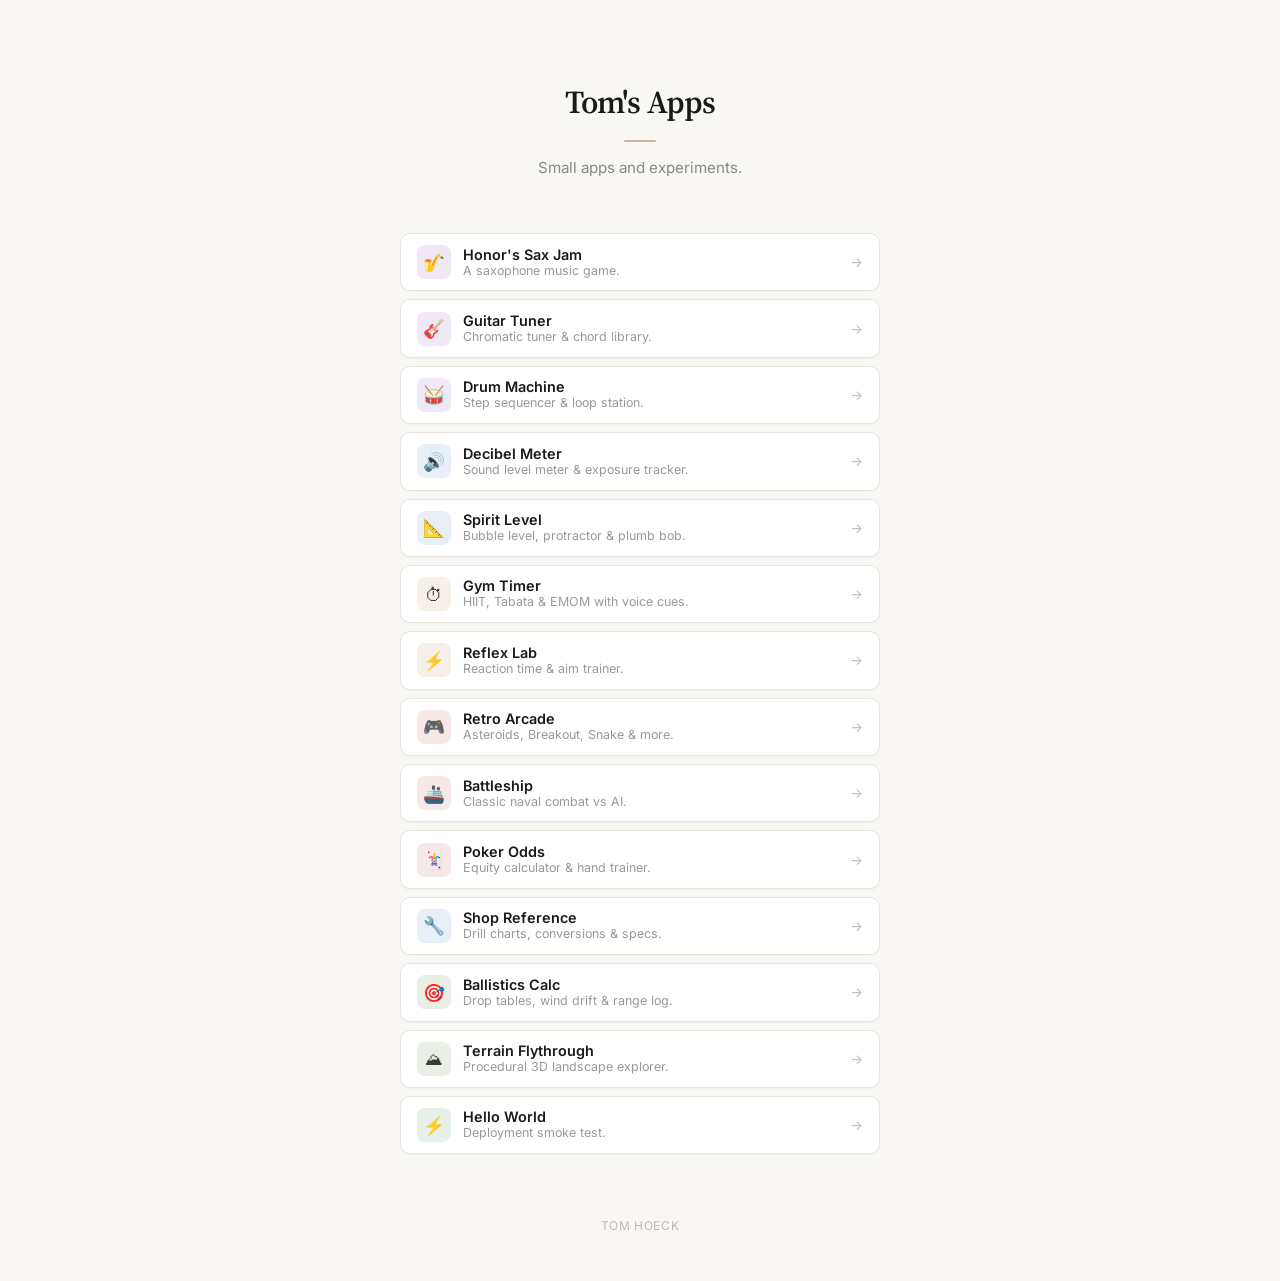
<file: apps/index.html>
<!DOCTYPE html>
<html lang="en">
<head>
    <meta charset="UTF-8">
    <meta name="viewport" content="width=device-width, initial-scale=1.0">
    <title>Tom's Apps</title>
    <link rel="icon" href="data:image/svg+xml,<svg xmlns='http://www.w3.org/2000/svg' viewBox='0 0 100 100'><rect fill='%23c8b8a0' rx='18' width='100' height='100'/><text x='50' y='73' font-family='Georgia,serif' font-size='72' font-weight='bold' fill='white' text-anchor='middle'>T</text></svg>">
    <link rel="preconnect" href="https://fonts.googleapis.com">
    <link rel="preconnect" href="https://fonts.gstatic.com" crossorigin>
    <link href="https://fonts.googleapis.com/css2?family=Inter:wght@400;500;600&family=Source+Serif+4:wght@600&display=swap" rel="stylesheet">
    <style>
        * { margin: 0; padding: 0; box-sizing: border-box; }
        body {
            font-family: 'Inter', -apple-system, BlinkMacSystemFont, 'Segoe UI', sans-serif;
            min-height: 100vh;
            background: #f8f7f4;
            color: #3a3a3a;
            display: flex;
            flex-direction: column;
            align-items: center;
            padding: 5rem 1.5rem 3rem;
        }
        header {
            text-align: center;
            margin-bottom: 3.5rem;
        }
        header h1 {
            font-family: 'Source Serif 4', Georgia, serif;
            font-size: 2rem;
            font-weight: 600;
            color: #1a1a1a;
            letter-spacing: -0.03em;
        }
        header .divider {
            width: 32px;
            height: 2px;
            background: #c8b8a0;
            margin: 1rem auto;
            border-radius: 1px;
        }
        header p {
            font-size: 0.95rem;
            color: #888;
            font-weight: 400;
        }
        .grid {
            display: grid;
            grid-template-columns: 1fr;
            gap: 0.5rem;
            width: 100%;
            max-width: 480px;
        }
        .card {
            display: flex;
            align-items: center;
            gap: 0.75rem;
            background: #fff;
            border: 1px solid #e8e4de;
            border-radius: 10px;
            padding: 0.7rem 1rem;
            text-decoration: none;
            color: inherit;
            transition: transform 0.15s ease, box-shadow 0.15s ease, border-color 0.15s ease;
            box-shadow: 0 1px 2px rgba(0,0,0,0.03);
        }
        .card:hover {
            transform: translateY(-1px);
            box-shadow: 0 4px 12px rgba(0,0,0,0.06);
            border-color: #d4cfc6;
        }
        .card-icon {
            width: 34px;
            height: 34px;
            border-radius: 8px;
            display: flex;
            align-items: center;
            justify-content: center;
            font-size: 1.1rem;
            flex-shrink: 0;
        }
        .card-icon.music { background: #f0e8f7; }
        .card-icon.bolt  { background: #e6f0e8; }
        .card-icon.tool  { background: #e8eff7; }
        .card-icon.game  { background: #f7e8e8; }
        .card-icon.fire  { background: #f7f0e8; }
        .card-icon.earth { background: #e8f0e6; }
        .card-body { flex: 1; min-width: 0; }
        .card-title {
            font-size: 0.9rem;
            font-weight: 600;
            color: #1a1a1a;
        }
        .card-desc {
            font-size: 0.78rem;
            color: #999;
            line-height: 1.3;
        }
        .card-arrow {
            font-size: 0.85rem;
            color: #c0b8ac;
            flex-shrink: 0;
            transition: color 0.15s;
        }
        .card:hover .card-arrow { color: #7a6f60; }
        footer {
            margin-top: auto;
            padding-top: 4rem;
            font-size: 0.75rem;
            color: #c0b8ac;
            letter-spacing: 0.05em;
            text-transform: uppercase;
        }
    </style>
</head>
<body>
    <header>
        <h1>Tom's Apps</h1>
        <div class="divider"></div>
        <p>Small apps and experiments.</p>
    </header>

    <div class="grid">
        <a href="sax/" class="card">
            <div class="card-icon music">&#127927;</div>
            <div class="card-body">
                <div class="card-title">Honor's Sax Jam</div>
                <div class="card-desc">A saxophone music game.</div>
            </div>
            <span class="card-arrow">&#8594;</span>
        </a>
        <a href="tuner/" class="card">
            <div class="card-icon music">&#127928;</div>
            <div class="card-body">
                <div class="card-title">Guitar Tuner</div>
                <div class="card-desc">Chromatic tuner &amp; chord library.</div>
            </div>
            <span class="card-arrow">&#8594;</span>
        </a>
        <a href="drums/" class="card">
            <div class="card-icon music">&#129345;</div>
            <div class="card-body">
                <div class="card-title">Drum Machine</div>
                <div class="card-desc">Step sequencer &amp; loop station.</div>
            </div>
            <span class="card-arrow">&#8594;</span>
        </a>
        <a href="decibel/" class="card">
            <div class="card-icon tool">&#128266;</div>
            <div class="card-body">
                <div class="card-title">Decibel Meter</div>
                <div class="card-desc">Sound level meter &amp; exposure tracker.</div>
            </div>
            <span class="card-arrow">&#8594;</span>
        </a>
        <a href="level/" class="card">
            <div class="card-icon tool">&#128208;</div>
            <div class="card-body">
                <div class="card-title">Spirit Level</div>
                <div class="card-desc">Bubble level, protractor &amp; plumb bob.</div>
            </div>
            <span class="card-arrow">&#8594;</span>
        </a>
        <a href="timer/" class="card">
            <div class="card-icon fire">&#9201;</div>
            <div class="card-body">
                <div class="card-title">Gym Timer</div>
                <div class="card-desc">HIIT, Tabata &amp; EMOM with voice cues.</div>
            </div>
            <span class="card-arrow">&#8594;</span>
        </a>
        <a href="reflex/" class="card">
            <div class="card-icon fire">&#9889;</div>
            <div class="card-body">
                <div class="card-title">Reflex Lab</div>
                <div class="card-desc">Reaction time &amp; aim trainer.</div>
            </div>
            <span class="card-arrow">&#8594;</span>
        </a>
        <a href="arcade/" class="card">
            <div class="card-icon game">&#127918;</div>
            <div class="card-body">
                <div class="card-title">Retro Arcade</div>
                <div class="card-desc">Asteroids, Breakout, Snake &amp; more.</div>
            </div>
            <span class="card-arrow">&#8594;</span>
        </a>
        <a href="battleship/" class="card">
            <div class="card-icon game">&#128674;</div>
            <div class="card-body">
                <div class="card-title">Battleship</div>
                <div class="card-desc">Classic naval combat vs AI.</div>
            </div>
            <span class="card-arrow">&#8594;</span>
        </a>
        <a href="poker/" class="card">
            <div class="card-icon game">&#127183;</div>
            <div class="card-body">
                <div class="card-title">Poker Odds</div>
                <div class="card-desc">Equity calculator &amp; hand trainer.</div>
            </div>
            <span class="card-arrow">&#8594;</span>
        </a>
        <a href="shop/" class="card">
            <div class="card-icon tool">&#128295;</div>
            <div class="card-body">
                <div class="card-title">Shop Reference</div>
                <div class="card-desc">Drill charts, conversions &amp; specs.</div>
            </div>
            <span class="card-arrow">&#8594;</span>
        </a>
        <a href="ballistics/" class="card">
            <div class="card-icon earth">&#127919;</div>
            <div class="card-body">
                <div class="card-title">Ballistics Calc</div>
                <div class="card-desc">Drop tables, wind drift &amp; range log.</div>
            </div>
            <span class="card-arrow">&#8594;</span>
        </a>
        <a href="terrain/" class="card">
            <div class="card-icon earth">&#9968;</div>
            <div class="card-body">
                <div class="card-title">Terrain Flythrough</div>
                <div class="card-desc">Procedural 3D landscape explorer.</div>
            </div>
            <span class="card-arrow">&#8594;</span>
        </a>
        <a href="hello/" class="card">
            <div class="card-icon bolt">&#9889;</div>
            <div class="card-body">
                <div class="card-title">Hello World</div>
                <div class="card-desc">Deployment smoke test.</div>
            </div>
            <span class="card-arrow">&#8594;</span>
        </a>
    </div>

    <footer>Tom Hoeck</footer>
</body>
</html>
</file>
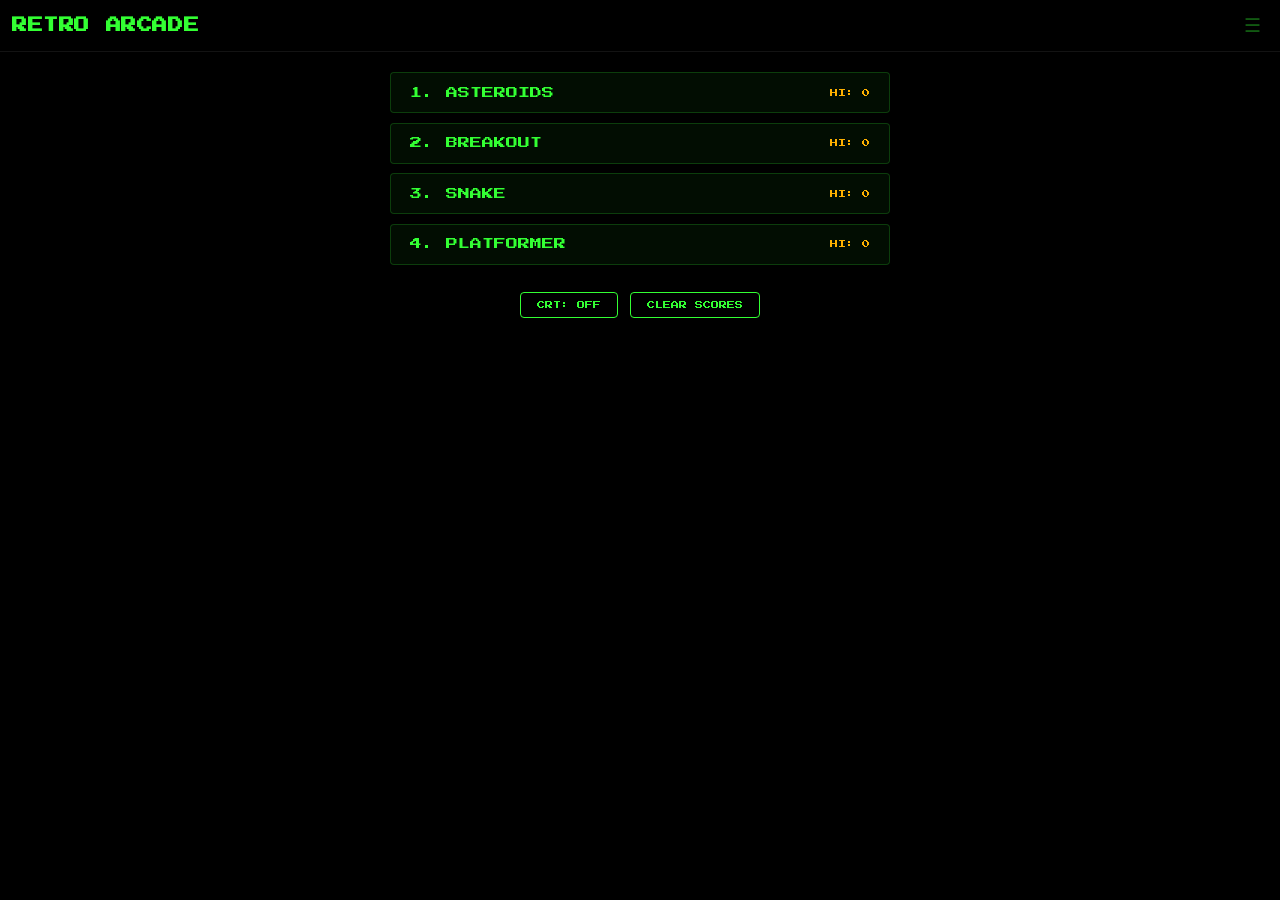
<file: apps/arcade/index.html>
<!DOCTYPE html>
<html lang="en">
<head>
<meta charset="UTF-8">
<meta name="viewport" content="width=device-width, initial-scale=1.0, user-scalable=no">
<title>Retro Arcade Cabinet</title>
<link rel="icon" href="data:image/svg+xml,<svg xmlns='http://www.w3.org/2000/svg' viewBox='0 0 100 100'><text y='.9em' font-size='90'>🕹️</text></svg>">
<link rel="stylesheet" href="../shared/menu.css">
<style>
  @import url('https://fonts.googleapis.com/css2?family=Press+Start+2P&display=swap');
  *, *::before, *::after { margin:0; padding:0; box-sizing:border-box; }
  :root { --green: #33ff33; --amber: #ffb000; --dim-green: #0a3a0a; --crt-bg: #0a0a0a; }
  html, body { width:100%; height:100%; overflow:hidden; background:#000; font-family:'Press Start 2P', monospace; color:var(--green); touch-action:none; user-select:none; -webkit-user-select:none; }

  /* CRT Scanline Overlay */
  #crt-overlay {
    position:fixed; top:0; left:0; width:100%; height:100%; pointer-events:none; z-index:100;
    background: repeating-linear-gradient(0deg, rgba(0,0,0,0.15) 0px, rgba(0,0,0,0.15) 1px, transparent 1px, transparent 3px);
    display:none;
  }
  #crt-overlay.active { display:block; }

  /* Screens */
  .screen { display:none; width:100%; height:100%; position:absolute; top:0; left:0; flex-direction:column; align-items:center; }
  .screen.active { display:flex; }

  /* Menu Screen */
  .app-header { position:relative; z-index:60; }
  #menu-screen { justify-content:flex-start; padding-top:clamp(3.5rem,8vh,5rem); overflow-y:auto; }

  .game-list { list-style:none; width:90%; max-width:500px; }
  .game-list li {
    background:rgba(51,255,51,0.05); border:1px solid rgba(51,255,51,0.2); padding:clamp(0.6rem,1.5vh,1rem) clamp(0.8rem,2vw,1.2rem);
    margin-bottom:0.6rem; cursor:pointer; transition:all 0.15s; border-radius:4px; display:flex; justify-content:space-between; align-items:center;
  }
  .game-list li:hover, .game-list li:active { background:rgba(51,255,51,0.15); border-color:var(--green); transform:scale(1.02); }
  .game-list li .game-name { font-size:clamp(0.5rem,1.8vw,0.75rem); }
  .game-list li .hi-score { font-size:clamp(0.35rem,1.2vw,0.5rem); color:var(--amber); }

  .menu-controls { margin-top:clamp(0.6rem,2vh,1.2rem); display:flex; gap:0.8rem; flex-wrap:wrap; justify-content:center; }
  .menu-btn {
    font-family:inherit; font-size:clamp(0.35rem,1.2vw,0.5rem); padding:0.5rem 1rem; background:transparent;
    border:1px solid var(--green); color:var(--green); cursor:pointer; border-radius:4px; transition:all 0.15s;
  }
  .menu-btn:hover { background:rgba(51,255,51,0.15); }
  .menu-btn.active-toggle { background:rgba(51,255,51,0.2); color:var(--amber); border-color:var(--amber); }

  /* Game Screen */
  #game-screen { background:#000; position:relative; }
  #game-hud {
    position:absolute; top:0; left:0; right:0; display:flex; justify-content:space-between; align-items:center;
    padding:0.4rem 0.8rem; z-index:10; font-size:clamp(0.35rem,1.2vw,0.5rem);
  }
  #game-hud .hud-left, #game-hud .hud-right { display:flex; gap:1rem; align-items:center; }
  #back-btn { font-family:inherit; font-size:clamp(0.35rem,1.2vw,0.5rem); background:transparent; border:1px solid rgba(51,255,51,0.4); color:var(--green); padding:0.25rem 0.6rem; cursor:pointer; border-radius:3px; }
  #hud-score, #hud-hi { color:var(--amber); }
  #hud-lives { color:var(--green); }

  canvas#gameCanvas {
    display:block; background:#000; image-rendering:pixelated;
  }

  /* Touch Controls */
  #touch-controls {
    position:fixed; bottom:0; left:0; right:0; display:none; justify-content:space-between; align-items:flex-end;
    padding:0.8rem 1rem 1rem; z-index:50; pointer-events:none;
    background:rgba(0,0,0,0.9); border-top:1px solid rgba(51,255,51,0.15);
  }
  #touch-controls.visible { display:flex; }
  .touch-zone { pointer-events:auto; }

  /* D-Pad */
  .dpad { display:grid; grid-template-columns:repeat(3,48px); grid-template-rows:repeat(3,48px); gap:2px; }
  .dpad-btn {
    width:48px; height:48px; background:rgba(51,255,51,0.15); border:1px solid rgba(51,255,51,0.3);
    border-radius:6px; display:flex; align-items:center; justify-content:center; font-size:1.2rem; color:var(--green);
    -webkit-tap-highlight-color:transparent;
  }
  .dpad-btn:active, .dpad-btn.pressed { background:rgba(51,255,51,0.4); }
  .dpad-center { background:transparent; border:none; }

  /* Action Buttons */
  .action-btns { display:flex; gap:10px; align-items:flex-end; }
  .action-btn {
    width:56px; height:56px; border-radius:50%; background:rgba(255,176,0,0.15); border:2px solid rgba(255,176,0,0.4);
    font-family:inherit; font-size:0.45rem; color:var(--amber); display:flex; align-items:center; justify-content:center;
    -webkit-tap-highlight-color:transparent;
  }
  .action-btn:active, .action-btn.pressed { background:rgba(255,176,0,0.4); }
  .action-btn.btn-b { width:48px; height:48px; margin-bottom:20px; }

  /* Game Over overlay */
  #game-over-overlay {
    position:absolute; top:0; left:0; width:100%; height:100%; background:rgba(0,0,0,0.8);
    display:none; flex-direction:column; align-items:center; justify-content:center; z-index:20;
  }
  #game-over-overlay.active { display:flex; }
  #game-over-overlay h2 { font-size:clamp(0.8rem,3vw,1.4rem); color:var(--amber); margin-bottom:1rem; text-shadow:0 0 10px var(--amber); }
  #game-over-overlay .final-score { font-size:clamp(0.5rem,2vw,0.8rem); color:var(--green); margin-bottom:0.5rem; }
  #game-over-overlay .new-hi { font-size:clamp(0.4rem,1.5vw,0.6rem); color:var(--amber); margin-bottom:1.5rem; animation:blink 0.5s infinite; }
  @keyframes blink { 50% { opacity:0; } }
  #game-over-overlay .restart-hint { font-size:clamp(0.35rem,1.2vw,0.5rem); color:var(--green); opacity:0.7; }

  @media (pointer:fine) { #touch-controls { display:none !important; } }
</style>
</head>
<body>

<div class="app-header">
  <h1>Retro Arcade</h1>
</div>

<div id="crt-overlay"></div>

<!-- MENU SCREEN -->
<div id="menu-screen" class="screen active">
  <ul class="game-list">
    <li onclick="launchGame('asteroids')"><span class="game-name">1. ASTEROIDS</span><span class="hi-score" id="hi-asteroids">HI: 0</span></li>
    <li onclick="launchGame('breakout')"><span class="game-name">2. BREAKOUT</span><span class="hi-score" id="hi-breakout">HI: 0</span></li>
    <li onclick="launchGame('snake')"><span class="game-name">3. SNAKE</span><span class="hi-score" id="hi-snake">HI: 0</span></li>
    <li onclick="launchGame('platformer')"><span class="game-name">4. PLATFORMER</span><span class="hi-score" id="hi-platformer">HI: 0</span></li>
  </ul>
  <div class="menu-controls">
    <button class="menu-btn" id="crt-toggle" onclick="toggleCRT()">CRT: OFF</button>
    <button class="menu-btn" id="clear-scores-btn" onclick="clearScores()">CLEAR SCORES</button>
  </div>
</div>

<!-- GAME SCREEN -->
<div id="game-screen" class="screen">
  <div id="game-hud">
    <div class="hud-left">
      <button id="back-btn" onclick="returnToMenu()">ESC</button>
      <span id="hud-lives"></span>
    </div>
    <div class="hud-right">
      <span id="hud-score">0</span>
      <span id="hud-hi">HI: 0</span>
    </div>
  </div>
  <canvas id="gameCanvas"></canvas>
  <div id="game-over-overlay">
    <h2>GAME OVER</h2>
    <div class="final-score" id="final-score"></div>
    <div class="new-hi" id="new-hi-label" style="display:none">NEW HIGH SCORE!</div>
    <div class="restart-hint">PRESS ENTER OR TAP TO RESTART</div>
  </div>
</div>

<!-- TOUCH CONTROLS -->
<div id="touch-controls">
  <div class="touch-zone">
    <div class="dpad">
      <div></div>
      <button class="dpad-btn" data-dir="up">&#9650;</button>
      <div></div>
      <button class="dpad-btn" data-dir="left">&#9664;</button>
      <div class="dpad-center"></div>
      <button class="dpad-btn" data-dir="right">&#9654;</button>
      <div></div>
      <button class="dpad-btn" data-dir="down">&#9660;</button>
      <div></div>
    </div>
  </div>
  <div class="touch-zone action-btns">
    <button class="action-btn btn-b" data-action="b">B</button>
    <button class="action-btn btn-a" data-action="a">A</button>
  </div>
</div>
<script>
// ==================== CORE ENGINE ====================
const canvas = document.getElementById('gameCanvas');
const ctx = canvas.getContext('2d');
let currentGame = null;
let animFrame = null;
let gameRunning = false;
let gameOver = false;

const keys = {};
const touchState = { up:false, down:false, left:false, right:false, a:false, b:false };
let gamepadState = { up:false, down:false, left:false, right:false, a:false, b:false };

// High scores
function getHi(name) { return parseInt(localStorage.getItem('arcade_hi_'+name)||'0'); }
function setHi(name,v) { localStorage.setItem('arcade_hi_'+name, v); refreshMenuScores(); }
function refreshMenuScores() {
  ['asteroids','breakout','snake','platformer'].forEach(g => {
    const el = document.getElementById('hi-'+g);
    if(el) el.textContent = 'HI: '+getHi(g);
  });
}
function clearScores() {
  ['asteroids','breakout','snake','platformer'].forEach(g => localStorage.removeItem('arcade_hi_'+g));
  refreshMenuScores();
}
refreshMenuScores();

// CRT toggle
let crtOn = false;
function toggleCRT() {
  crtOn = !crtOn;
  document.getElementById('crt-overlay').classList.toggle('active', crtOn);
  const btn = document.getElementById('crt-toggle');
  btn.textContent = 'CRT: '+(crtOn?'ON':'OFF');
  btn.classList.toggle('active-toggle', crtOn);
}

// Screen management
function showScreen(id) {
  document.querySelectorAll('.screen').forEach(s => s.classList.remove('active'));
  document.getElementById(id).classList.add('active');
}

function resizeCanvas() {
  const dpr = window.devicePixelRatio || 1;
  const w = window.innerWidth;
  const tc = document.getElementById('touch-controls');
  const touchVisible = tc.classList.contains('visible');
  const touchHeight = touchVisible ? tc.offsetHeight : 0;
  const h = window.innerHeight - touchHeight;
  canvas.style.width = w+'px';
  canvas.style.height = h+'px';
  canvas.width = w * dpr;
  canvas.height = h * dpr;
  ctx.setTransform(dpr, 0, 0, dpr, 0, 0);
  canvas._w = w;
  canvas._h = h;
}
window.addEventListener('resize', resizeCanvas);

// Input
document.addEventListener('keydown', e => {
  keys[e.key] = true;
  if(e.key === 'Escape') returnToMenu();
  if(gameOver && e.key === 'Enter') restartCurrentGame();
});
document.addEventListener('keyup', e => { keys[e.key] = false; });

function isDown(action) {
  switch(action) {
    case 'up': return keys['ArrowUp']||touchState.up||gamepadState.up;
    case 'down': return keys['ArrowDown']||touchState.down||gamepadState.down;
    case 'left': return keys['ArrowLeft']||touchState.left||gamepadState.left;
    case 'right': return keys['ArrowRight']||touchState.right||gamepadState.right;
    case 'a': return keys[' ']||keys['z']||touchState.a||gamepadState.a;
    case 'b': return keys['x']||touchState.b||gamepadState.b;
  }
  return false;
}

// Touch controls
const isTouchDevice = 'ontouchstart' in window || navigator.maxTouchPoints > 0;
function showTouch(show) {
  document.getElementById('touch-controls').classList.toggle('visible', show && isTouchDevice);
}

document.querySelectorAll('.dpad-btn').forEach(btn => {
  const dir = btn.dataset.dir;
  const activate = () => { touchState[dir]=true; btn.classList.add('pressed'); };
  const deactivate = () => { touchState[dir]=false; btn.classList.remove('pressed'); };
  btn.addEventListener('touchstart', e => { e.preventDefault(); activate(); });
  btn.addEventListener('touchend', e => { e.preventDefault(); deactivate(); });
  btn.addEventListener('touchcancel', e => { deactivate(); });
  btn.addEventListener('mousedown', e => { e.preventDefault(); activate(); });
  btn.addEventListener('mouseup', e => { deactivate(); });
  btn.addEventListener('mouseleave', e => { deactivate(); });
});
document.querySelectorAll('.action-btn').forEach(btn => {
  const action = btn.dataset.action;
  const activate = () => { touchState[action]=true; btn.classList.add('pressed'); };
  const deactivate = () => { touchState[action]=false; btn.classList.remove('pressed'); };
  btn.addEventListener('touchstart', e => { e.preventDefault(); activate(); });
  btn.addEventListener('touchend', e => { e.preventDefault(); deactivate(); });
  btn.addEventListener('touchcancel', e => { deactivate(); });
  btn.addEventListener('mousedown', e => { e.preventDefault(); activate(); });
  btn.addEventListener('mouseup', e => { deactivate(); });
  btn.addEventListener('mouseleave', e => { deactivate(); });
});

// Gamepad polling
function pollGamepad() {
  const gp = navigator.getGamepads ? navigator.getGamepads()[0] : null;
  if(!gp) { gamepadState={up:false,down:false,left:false,right:false,a:false,b:false}; return; }
  const ax0 = gp.axes[0]||0, ax1 = gp.axes[1]||0;
  gamepadState.left = ax0 < -0.5 || (gp.buttons[14] && gp.buttons[14].pressed);
  gamepadState.right = ax0 > 0.5 || (gp.buttons[15] && gp.buttons[15].pressed);
  gamepadState.up = ax1 < -0.5 || (gp.buttons[12] && gp.buttons[12].pressed);
  gamepadState.down = ax1 > 0.5 || (gp.buttons[13] && gp.buttons[13].pressed);
  gamepadState.a = (gp.buttons[0] && gp.buttons[0].pressed);
  gamepadState.b = (gp.buttons[1] && gp.buttons[1].pressed);
}

// HUD
function updateHUD(score, hi, lives) {
  document.getElementById('hud-score').textContent = score;
  document.getElementById('hud-hi').textContent = 'HI: '+hi;
  document.getElementById('hud-lives').textContent = lives !== undefined ? 'x'+lives : '';
}

function showGameOver(score, gameName) {
  gameOver = true;
  gameRunning = false;
  const overlay = document.getElementById('game-over-overlay');
  document.getElementById('final-score').textContent = 'SCORE: '+score;
  const isNew = score > getHi(gameName);
  if(isNew) { setHi(gameName, score); }
  document.getElementById('new-hi-label').style.display = isNew ? 'block' : 'none';
  overlay.classList.add('active');
}

function hideGameOver() {
  document.getElementById('game-over-overlay').classList.remove('active');
  gameOver = false;
}

// Launch / Return
function launchGame(name) {
  currentGame = name;
  showScreen('game-screen');
  hideGameOver();
  showTouch(true);
  resizeCanvas();
  gameRunning = true;
  gameOver = false;
  switch(name) {
    case 'asteroids': initAsteroids(); break;
    case 'breakout': initBreakout(); break;
    case 'snake': initSnake(); break;
    case 'platformer': initPlatformer(); break;
  }
}

function returnToMenu() {
  gameRunning = false;
  gameOver = false;
  if(animFrame) cancelAnimationFrame(animFrame);
  showTouch(false);
  hideGameOver();
  refreshMenuScores();
  showScreen('menu-screen');
  currentGame = null;
}

function restartCurrentGame() {
  if(currentGame) launchGame(currentGame);
}

// Game over overlay tap to restart
document.getElementById('game-over-overlay').addEventListener('click', () => { if(gameOver) restartCurrentGame(); });
document.getElementById('game-over-overlay').addEventListener('touchstart', e => { e.preventDefault(); if(gameOver) restartCurrentGame(); });

// ==================== ASTEROIDS ====================
function initAsteroids() {
  if(animFrame) cancelAnimationFrame(animFrame);
  const W = canvas._w, H = canvas._h;
  let score = 0, lives = 3, level = 1;
  const hi = getHi('asteroids');

  const ship = { x:W/2, y:H/2, angle:0, vx:0, vy:0, thrust:false, radius:12 };
  let bullets = [], asteroids = [], particles = [];
  let invincible = 0, shootCooldown = 0;
  let lastA = false;

  function spawnAsteroids(n) {
    for(let i=0;i<n;i++){
      let x,y;
      do { x=Math.random()*W; y=Math.random()*H; } while(Math.hypot(x-ship.x,y-ship.y)<120);
      const a = Math.random()*Math.PI*2;
      const sp = 0.5+Math.random()*1.5;
      asteroids.push({x,y,vx:Math.cos(a)*sp,vy:Math.sin(a)*sp,radius:35+Math.random()*15,tier:3});
    }
  }
  spawnAsteroids(3+level);

  function splitAsteroid(ast) {
    if(ast.tier <= 1) return;
    for(let i=0;i<2;i++){
      const a = Math.random()*Math.PI*2;
      const sp = 1+Math.random()*2;
      asteroids.push({x:ast.x,y:ast.y,vx:Math.cos(a)*sp,vy:Math.sin(a)*sp,radius:ast.radius*0.55,tier:ast.tier-1});
    }
  }

  function addParticles(x,y,n,color) {
    for(let i=0;i<n;i++){
      const a=Math.random()*Math.PI*2, sp=1+Math.random()*3;
      particles.push({x,y,vx:Math.cos(a)*sp,vy:Math.sin(a)*sp,life:20+Math.random()*20,color});
    }
  }

  function wrap(obj) {
    if(obj.x<-50) obj.x=W+50; if(obj.x>W+50) obj.x=-50;
    if(obj.y<-50) obj.y=H+50; if(obj.y>H+50) obj.y=-50;
  }

  function tick(dt) {
    pollGamepad();
    // Ship rotation & thrust
    if(isDown('left')) ship.angle -= 0.07;
    if(isDown('right')) ship.angle += 0.07;
    if(isDown('up')) {
      ship.vx += Math.cos(ship.angle)*0.15;
      ship.vy += Math.sin(ship.angle)*0.15;
      ship.thrust = true;
    } else ship.thrust = false;

    // Shoot
    const aDown = isDown('a');
    if(aDown && !lastA && shootCooldown <= 0 && bullets.length < 8) {
      bullets.push({x:ship.x+Math.cos(ship.angle)*14, y:ship.y+Math.sin(ship.angle)*14, vx:Math.cos(ship.angle)*7, vy:Math.sin(ship.angle)*7, life:50});
      shootCooldown = 8;
    }
    lastA = aDown;
    if(shootCooldown>0) shootCooldown--;

    // Friction
    ship.vx *= 0.99; ship.vy *= 0.99;
    ship.x += ship.vx; ship.y += ship.vy;
    wrap(ship);

    // Bullets
    bullets.forEach(b => { b.x+=b.vx; b.y+=b.vy; b.life--; wrap(b); });
    bullets = bullets.filter(b => b.life > 0);

    // Asteroids move
    asteroids.forEach(a => { a.x+=a.vx; a.y+=a.vy; wrap(a); });

    // Bullet-asteroid collision
    for(let i=bullets.length-1;i>=0;i--){
      for(let j=asteroids.length-1;j>=0;j--){
        if(Math.hypot(bullets[i].x-asteroids[j].x, bullets[i].y-asteroids[j].y) < asteroids[j].radius){
          addParticles(asteroids[j].x, asteroids[j].y, 8, '#33ff33');
          splitAsteroid(asteroids[j]);
          score += [0,100,50,20][asteroids[j].tier];
          asteroids.splice(j,1);
          bullets.splice(i,1);
          break;
        }
      }
    }

    // Ship-asteroid collision
    if(invincible <= 0) {
      for(let j=asteroids.length-1;j>=0;j--){
        if(Math.hypot(ship.x-asteroids[j].x, ship.y-asteroids[j].y) < asteroids[j].radius+ship.radius){
          addParticles(ship.x, ship.y, 15, '#ffb000');
          lives--;
          invincible = 120;
          ship.x=W/2; ship.y=H/2; ship.vx=0; ship.vy=0;
          if(lives < 0) { showGameOver(score,'asteroids'); return; }
          break;
        }
      }
    } else invincible--;

    // Particles
    particles.forEach(p => { p.x+=p.vx; p.y+=p.vy; p.life--; });
    particles = particles.filter(p => p.life > 0);

    // Next level
    if(asteroids.length === 0) { level++; spawnAsteroids(3+level); }

    updateHUD(score, Math.max(score,hi), lives);
  }

  function draw() {
    ctx.clearRect(0,0,W,H);

    // Particles
    particles.forEach(p => {
      ctx.globalAlpha = p.life/40;
      ctx.fillStyle = p.color;
      ctx.fillRect(p.x-1,p.y-1,2,2);
    });
    ctx.globalAlpha = 1;

    // Ship
    if(invincible <= 0 || Math.floor(invincible/4)%2===0) {
      ctx.save(); ctx.translate(ship.x, ship.y); ctx.rotate(ship.angle);
      ctx.strokeStyle = '#33ff33'; ctx.lineWidth = 1.5;
      ctx.beginPath(); ctx.moveTo(14,0); ctx.lineTo(-10,8); ctx.lineTo(-6,0); ctx.lineTo(-10,-8); ctx.closePath(); ctx.stroke();
      if(ship.thrust) {
        ctx.strokeStyle='#ffb000';
        ctx.beginPath(); ctx.moveTo(-6,3); ctx.lineTo(-14-Math.random()*6,0); ctx.lineTo(-6,-3); ctx.stroke();
      }
      ctx.restore();
    }

    // Bullets
    ctx.fillStyle = '#33ff33';
    bullets.forEach(b => { ctx.fillRect(b.x-2,b.y-2,4,4); });

    // Asteroids
    asteroids.forEach(a => {
      ctx.strokeStyle = '#33ff33'; ctx.lineWidth = 1.5;
      ctx.beginPath();
      for(let i=0;i<8;i++){
        const ang = (i/8)*Math.PI*2;
        const r = a.radius*(0.8+0.2*Math.sin(i*3+a.radius));
        const px = a.x+Math.cos(ang)*r, py = a.y+Math.sin(ang)*r;
        i===0?ctx.moveTo(px,py):ctx.lineTo(px,py);
      }
      ctx.closePath(); ctx.stroke();
    });
  }

  function loop() {
    if(!gameRunning) return;
    tick();
    draw();
    animFrame = requestAnimationFrame(loop);
  }
  updateHUD(score, hi, lives);
  loop();
}

// ==================== BREAKOUT ====================
function initBreakout() {
  if(animFrame) cancelAnimationFrame(animFrame);
  const W = canvas._w, H = canvas._h;
  let score = 0, lives = 3;
  const hi = getHi('breakout');

  const cols = Math.max(10, Math.min(16, Math.floor(W/40)));
  const rows = 13;
  const brickW = (W-20)/cols - 4;
  const brickH = Math.min(14, H*0.022);
  const brickPad = 3;
  const brickTop = 40;
  const cantonRows = 7;
  const cantonCols = Math.ceil(cols * 0.4);
  const FLAG_RED = '#B22234', FLAG_BLUE = '#3C3B6E';

  let bricks = [];
  for(let r=0;r<rows;r++) for(let c=0;c<cols;c++){
    const isCanton = r < cantonRows && c < cantonCols;
    const stripeColor = r % 2 === 0 ? FLAG_RED : '#ffffff';
    const color = isCanton ? FLAG_BLUE : stripeColor;
    bricks.push({ x:10+c*(brickW+brickPad)+brickPad/2, y:brickTop+r*(brickH+brickPad), w:brickW, h:brickH, color, alive:true, canton:isCanton });
  }

  const padW = Math.min(100, W*0.2), padH = 12;
  let padX = W/2-padW/2;
  const padY = H - 60;

  let ball = { x:W/2, y:padY-10, vx:3, vy:-3, r:5, launched:false };
  let particles = [];

  // Mouse/touch paddle control
  let pointerX = W/2;
  function onPointerMove(x) { pointerX = x; }
  const moveHandler = e => { const t=e.touches?e.touches[0]:e; onPointerMove(t.clientX); };
  canvas.addEventListener('mousemove', moveHandler);
  canvas.addEventListener('touchmove', e => { e.preventDefault(); moveHandler(e); }, {passive:false});
  canvas.addEventListener('touchstart', e => { e.preventDefault(); moveHandler(e); if(!ball.launched){ball.launched=true; ball.vy=-Math.abs(ball.vy);} }, {passive:false});
  canvas.addEventListener('click', () => { if(!ball.launched) { ball.launched=true; ball.vy=-Math.abs(ball.vy); }});

  function resetBall() {
    ball.x=W/2; ball.y=padY-10; ball.vx=3*(Math.random()>0.5?1:-1); ball.vy=-3; ball.launched=false;
  }

  function addParticles(x,y,color,isCanton) {
    for(let i=0;i<8;i++){
      const a=Math.random()*Math.PI*2, sp=1+Math.random()*2;
      const pColor = isCanton ? '#ffffff' : color;
      particles.push({x,y,vx:Math.cos(a)*sp,vy:Math.sin(a)*sp,life:15+Math.random()*10,color:pColor,star:isCanton});
    }
  }

  function tick() {
    pollGamepad();
    // Paddle
    if(isDown('left')) pointerX -= 6;
    if(isDown('right')) pointerX += 6;
    if(isDown('a') && !ball.launched) { ball.launched=true; ball.vy=-Math.abs(ball.vy); }
    padX = pointerX - padW/2;
    padX = Math.max(0, Math.min(W-padW, padX));

    if(!ball.launched) { ball.x=padX+padW/2; ball.y=padY-ball.r-1; return; }

    ball.x += ball.vx; ball.y += ball.vy;

    // Wall bounce
    if(ball.x-ball.r<0){ ball.x=ball.r; ball.vx=Math.abs(ball.vx); }
    if(ball.x+ball.r>W){ ball.x=W-ball.r; ball.vx=-Math.abs(ball.vx); }
    if(ball.y-ball.r<0){ ball.y=ball.r; ball.vy=Math.abs(ball.vy); }

    // Bottom
    if(ball.y+ball.r > H) {
      lives--;
      if(lives<0) { showGameOver(score,'breakout'); return; }
      resetBall();
      return;
    }

    // Paddle bounce
    if(ball.vy>0 && ball.y+ball.r>=padY && ball.y+ball.r<=padY+padH+4 && ball.x>=padX-4 && ball.x<=padX+padW+4){
      ball.vy = -Math.abs(ball.vy);
      const hit = (ball.x-(padX+padW/2))/(padW/2);
      ball.vx = hit * 5;
      ball.y = padY - ball.r - 1;
      // Speed up slightly
      const sp = Math.hypot(ball.vx, ball.vy);
      const maxSp = 8;
      if(sp < maxSp) { const f=Math.min(maxSp/sp,1.02); ball.vx*=f; ball.vy*=f; }
    }

    // Brick collision
    for(let i=0;i<bricks.length;i++){
      const b=bricks[i];
      if(!b.alive) continue;
      if(ball.x+ball.r>b.x && ball.x-ball.r<b.x+b.w && ball.y+ball.r>b.y && ball.y-ball.r<b.y+b.h){
        b.alive=false;
        score += 10;
        addParticles(b.x+b.w/2, b.y+b.h/2, b.color, b.canton);
        // Determine bounce direction
        const overlapX = Math.min(ball.x+ball.r-b.x, b.x+b.w-(ball.x-ball.r));
        const overlapY = Math.min(ball.y+ball.r-b.y, b.y+b.h-(ball.y-ball.r));
        if(overlapX < overlapY) ball.vx=-ball.vx; else ball.vy=-ball.vy;
        break;
      }
    }

    // Win check
    if(bricks.every(b=>!b.alive)){
      // Reset bricks with faster ball
      bricks.forEach(b=>b.alive=true);
      const sp = Math.hypot(ball.vx,ball.vy)*1.1;
      resetBall();
      ball.vx *= 1.1; ball.vy *= 1.1;
    }

    particles.forEach(p=>{p.x+=p.vx;p.y+=p.vy;p.life--;});
    particles=particles.filter(p=>p.life>0);

    updateHUD(score, Math.max(score,hi), lives);
  }

  // Draw a 5-pointed star centered at (cx, cy)
  function drawStar(cx, cy, r) {
    ctx.beginPath();
    for(let i=0;i<5;i++){
      const a = -Math.PI/2 + i*Math.PI*2/5;
      const aInner = a + Math.PI/5;
      ctx.lineTo(cx+Math.cos(a)*r, cy+Math.sin(a)*r);
      ctx.lineTo(cx+Math.cos(aInner)*r*0.38, cy+Math.sin(aInner)*r*0.38);
    }
    ctx.closePath();
    ctx.fill();
  }

  function draw() {
    ctx.clearRect(0,0,W,H);
    // Bricks
    bricks.forEach(b => {
      if(!b.alive) return;
      ctx.fillStyle = b.color;
      ctx.fillRect(b.x, b.y, b.w, b.h);
      // Stars on canton bricks
      if(b.canton){
        ctx.fillStyle = 'rgba(255,255,255,0.85)';
        const starR = Math.min(b.h*0.35, b.w*0.1);
        drawStar(b.x+b.w/2, b.y+b.h/2, starR);
      }
      // Subtle brick edges
      ctx.strokeStyle = b.canton ? 'rgba(255,255,255,0.08)' : 'rgba(0,0,0,0.2)';
      ctx.strokeRect(b.x, b.y, b.w, b.h);
    });
    // Paddle — red/white/blue tricolor
    const padThird = padW/3;
    ctx.fillStyle = FLAG_RED;
    ctx.fillRect(padX, padY, padThird, padH);
    ctx.fillStyle = '#ffffff';
    ctx.fillRect(padX+padThird, padY, padThird, padH);
    ctx.fillStyle = FLAG_BLUE;
    ctx.fillRect(padX+padThird*2, padY, padThird, padH);
    ctx.strokeStyle = 'rgba(255,255,255,0.3)';
    ctx.strokeRect(padX, padY, padW, padH);
    // Ball — white with subtle glow
    ctx.save();
    ctx.shadowColor = '#fff';
    ctx.shadowBlur = 8;
    ctx.fillStyle = '#fff';
    ctx.beginPath(); ctx.arc(ball.x, ball.y, ball.r, 0, Math.PI*2); ctx.fill();
    ctx.restore();
    // Particles — sparkle as stars
    particles.forEach(p=>{
      ctx.globalAlpha=p.life/25; ctx.fillStyle=p.color;
      if(p.star){
        drawStar(p.x, p.y, 2);
      } else {
        ctx.fillRect(p.x-1,p.y-1,3,3);
      }
    });
    ctx.globalAlpha=1;
  }

  function loop() {
    if(!gameRunning) {
      canvas.removeEventListener('mousemove', moveHandler);
      return;
    }
    tick(); draw();
    animFrame = requestAnimationFrame(loop);
  }
  updateHUD(score, hi, lives);
  loop();
}

// ==================== SNAKE ====================
function initSnake() {
  if(animFrame) cancelAnimationFrame(animFrame);
  const W = canvas._w, H = canvas._h;
  const gridSize = Math.max(12, Math.min(24, Math.floor(Math.min(W,H)/30)));
  const cols = Math.floor(W/gridSize), rows = Math.floor(H/gridSize);
  let score = 0;
  const hi = getHi('snake');

  let snake = [{x:Math.floor(cols/2), y:Math.floor(rows/2)}];
  let dir = {x:1,y:0}, nextDir = {x:1,y:0};
  let food = spawnFood();
  let baseInterval = 120, interval = baseInterval;
  let lastTick = 0;
  let growing = 0;

  // Swipe support
  let swipeStart = null;
  canvas.addEventListener('touchstart', e => { e.preventDefault(); const t=e.touches[0]; swipeStart={x:t.clientX,y:t.clientY}; }, {passive:false});
  canvas.addEventListener('touchend', e => {
    if(!swipeStart) return;
    const t=e.changedTouches[0];
    const dx=t.clientX-swipeStart.x, dy=t.clientY-swipeStart.y;
    if(Math.abs(dx)+Math.abs(dy)<20) return;
    if(Math.abs(dx)>Math.abs(dy)){
      if(dx>0 && dir.x!== -1) nextDir={x:1,y:0};
      else if(dx<0 && dir.x!== 1) nextDir={x:-1,y:0};
    } else {
      if(dy>0 && dir.y!== -1) nextDir={x:0,y:1};
      else if(dy<0 && dir.y!== 1) nextDir={x:0,y:-1};
    }
    swipeStart=null;
  });

  function spawnFood() {
    let fx, fy;
    do { fx=Math.floor(Math.random()*cols); fy=Math.floor(Math.random()*rows); }
    while(snake.some(s=>s.x===fx&&s.y===fy));
    return {x:fx,y:fy};
  }

  let dirChanged = false;
  function tick(ts) {
    pollGamepad();
    // D-pad input
    if(!dirChanged){
      if(isDown('up')&&dir.y!==1){ nextDir={x:0,y:-1}; dirChanged=true; }
      else if(isDown('down')&&dir.y!==-1){ nextDir={x:0,y:1}; dirChanged=true; }
      else if(isDown('left')&&dir.x!==1){ nextDir={x:-1,y:0}; dirChanged=true; }
      else if(isDown('right')&&dir.x!==-1){ nextDir={x:1,y:0}; dirChanged=true; }
    }

    if(ts - lastTick < interval) return;
    lastTick = ts;
    dirChanged = false;
    dir = {...nextDir};

    const head = {x:snake[0].x+dir.x, y:snake[0].y+dir.y};

    // Wrap
    if(head.x<0) head.x=cols-1; if(head.x>=cols) head.x=0;
    if(head.y<0) head.y=rows-1; if(head.y>=rows) head.y=0;

    // Self collision
    if(snake.some(s=>s.x===head.x&&s.y===head.y)){
      showGameOver(score,'snake'); return;
    }

    snake.unshift(head);

    if(head.x===food.x && head.y===food.y){
      score += 10;
      growing += 2;
      food = spawnFood();
      // Speed up
      interval = Math.max(40, baseInterval - score*0.5);
    }

    if(growing > 0) growing--;
    else snake.pop();

    updateHUD(score, Math.max(score,hi));
  }

  function draw() {
    ctx.clearRect(0,0,W,H);

    // Grid (subtle)
    ctx.strokeStyle = 'rgba(51,255,51,0.03)';
    for(let x=0;x<=cols;x++){ ctx.beginPath(); ctx.moveTo(x*gridSize,0); ctx.lineTo(x*gridSize,rows*gridSize); ctx.stroke(); }
    for(let y=0;y<=rows;y++){ ctx.beginPath(); ctx.moveTo(0,y*gridSize); ctx.lineTo(cols*gridSize,y*gridSize); ctx.stroke(); }

    // Snake
    snake.forEach((s,i)=>{
      const alpha = 1 - (i/snake.length)*0.4;
      ctx.fillStyle = i===0 ? '#33ff33' : `rgba(51,255,51,${alpha})`;
      ctx.fillRect(s.x*gridSize+1, s.y*gridSize+1, gridSize-2, gridSize-2);
    });

    // Food
    ctx.fillStyle = '#ff3333';
    ctx.fillRect(food.x*gridSize+2, food.y*gridSize+2, gridSize-4, gridSize-4);
  }

  function loop(ts) {
    if(!gameRunning) return;
    tick(ts); draw();
    animFrame = requestAnimationFrame(loop);
  }
  updateHUD(score, hi);
  animFrame = requestAnimationFrame(loop);
}

// ==================== PLATFORMER ====================
function initPlatformer() {
  if(animFrame) cancelAnimationFrame(animFrame);
  const W = canvas._w, H = canvas._h;
  let score = 0;
  const hi = getHi('platformer');

  const GROUND = H - 80;
  const GRAVITY = 0.6;
  const JUMP_FORCE = -12;
  const SPEED = 4;

  let player = { x:80, y:GROUND-24, vy:0, w:20, h:24, grounded:true, jumping:false };
  let platforms = [];
  let cameraX = 0;
  let distanceTraveled = 0;
  let lastPlatEnd = 200;
  let dead = false;

  // Generate initial platforms
  function generatePlatforms() {
    while(lastPlatEnd < cameraX + W + 400){
      const gap = 60 + Math.random()*80 + Math.min(distanceTraveled*0.01, 60);
      const pw = 80 + Math.random()*150;
      const py = GROUND - Math.random()*60;
      // Sometimes make high platforms
      const isHigh = Math.random() < 0.3;
      const platY = isHigh ? GROUND - 40 - Math.random()*60 : GROUND;
      platforms.push({ x:lastPlatEnd+gap, y:platY, w:pw, h:12 });
      lastPlatEnd = lastPlatEnd+gap+pw;
    }
    // Remove old platforms
    platforms = platforms.filter(p => p.x + p.w > cameraX - 100);
  }

  // Initial ground
  platforms.push({x:-100, y:GROUND, w:600, h:12});
  lastPlatEnd = 500;
  generatePlatforms();

  // Jump via touch/space/a
  let jumpPressed = false;
  canvas.addEventListener('touchstart', e => { e.preventDefault(); jumpPressed=true; }, {passive:false});
  canvas.addEventListener('touchend', e => { e.preventDefault(); jumpPressed=false; });

  function tick() {
    pollGamepad();
    const wantJump = isDown('a') || isDown('up') || keys[' '] || jumpPressed;

    // Auto-run
    player.x += SPEED;
    distanceTraveled += SPEED;
    score = Math.floor(distanceTraveled / 10);

    // Jump
    if(wantJump && player.grounded) {
      player.vy = JUMP_FORCE;
      player.grounded = false;
      player.jumping = true;
    }
    // Variable jump height
    if(!wantJump && player.vy < -4) {
      player.vy = -4;
    }

    player.vy += GRAVITY;
    player.y += player.vy;
    player.grounded = false;

    // Platform collision
    for(const p of platforms){
      if(player.x+player.w > p.x && player.x < p.x+p.w &&
         player.y+player.h >= p.y && player.y+player.h <= p.y+p.h+player.vy+4 &&
         player.vy >= 0){
        player.y = p.y - player.h;
        player.vy = 0;
        player.grounded = true;
        player.jumping = false;
      }
    }

    // Fall death
    if(player.y > H + 50){
      showGameOver(score, 'platformer');
      dead = true;
      return;
    }

    cameraX = player.x - 80;
    generatePlatforms();
    updateHUD(score, Math.max(score,hi));
  }

  function draw() {
    ctx.clearRect(0,0,W,H);
    ctx.save();
    ctx.translate(-cameraX, 0);

    // Platforms
    ctx.fillStyle = '#33ff33';
    platforms.forEach(p => {
      ctx.fillRect(p.x, p.y, p.w, p.h);
      // Top line
      ctx.fillStyle = '#44ff44';
      ctx.fillRect(p.x, p.y, p.w, 2);
      ctx.fillStyle = '#33ff33';
    });

    // Player
    ctx.fillStyle = '#ffb000';
    ctx.fillRect(player.x, player.y, player.w, player.h);
    // Eyes
    ctx.fillStyle = '#000';
    ctx.fillRect(player.x+12, player.y+6, 4, 4);
    ctx.fillRect(player.x+12, player.y+14, 4, 4);
    // Jumping indicator
    if(player.jumping) {
      ctx.fillStyle='rgba(255,176,0,0.3)';
      ctx.fillRect(player.x+4, player.y+player.h, 12, 4);
    }

    ctx.restore();

    // Distance marker
    ctx.fillStyle='rgba(51,255,51,0.3)';
    ctx.font='10px monospace';
    ctx.fillText(score+'m', W-60, 40);
  }

  function loop() {
    if(!gameRunning || dead) return;
    tick();
    if(!dead) draw();
    animFrame = requestAnimationFrame(loop);
  }
  updateHUD(score, hi);
  loop();
}

// ==================== KEYBOARD MENU NAV ====================
document.addEventListener('keydown', e => {
  if(currentGame || !document.getElementById('menu-screen').classList.contains('active')) return;
  const games = ['asteroids','breakout','snake','platformer'];
  if(e.key >= '1' && e.key <= '4') {
    launchGame(games[parseInt(e.key)-1]);
  }
});
</script>
<script>
window.APP_CHANGELOG = `
<h4>Original Request</h4>
<p class="prompt">&ldquo;Give me some ideas of useful or fun apps for men, simple apps for now.&rdquo;</p>
<p>Among those 12, <strong>Retro Arcade Cabinet</strong> was specified with:</p>
<ul>
<li>Asteroids, Breakout, Snake, and Platformer mini-games</li>
<li>CRT scanline overlay aesthetic</li>
<li>High score tracking per game</li>
</ul>
<h4>Changes</h4>
<ul>
<li class="done" data-date="2026-02-14">Initial build &mdash; 4 arcade games</li>
<li class="done" data-date="2026-02-14">Fix duplicate yellow title on arcade menu screen</li>
<li class="done" data-date="2026-02-14">Fix menu content overlapping header</li>
<li class="done" data-date="2026-02-14">Remove Google Fonts import for faster load</li>
<li class="done" data-date="2026-02-14">Fix platformer instant death on spawn</li>
<li class="done" data-date="2026-02-14">Fix touch controls overlapping game area on mobile</li>
<li class="done" data-date="2026-02-14">Restore Press Start 2P font</li>
<li class="done" data-date="2026-02-15">Breakout: American flag redesign &mdash; 13 red/white stripe rows, blue canton with white stars, tricolor paddle, glowing ball, star-shaped particles</li>
</ul>
`;
</script>
<script src="../shared/menu.js"></script>
</body>
</html>
</file>
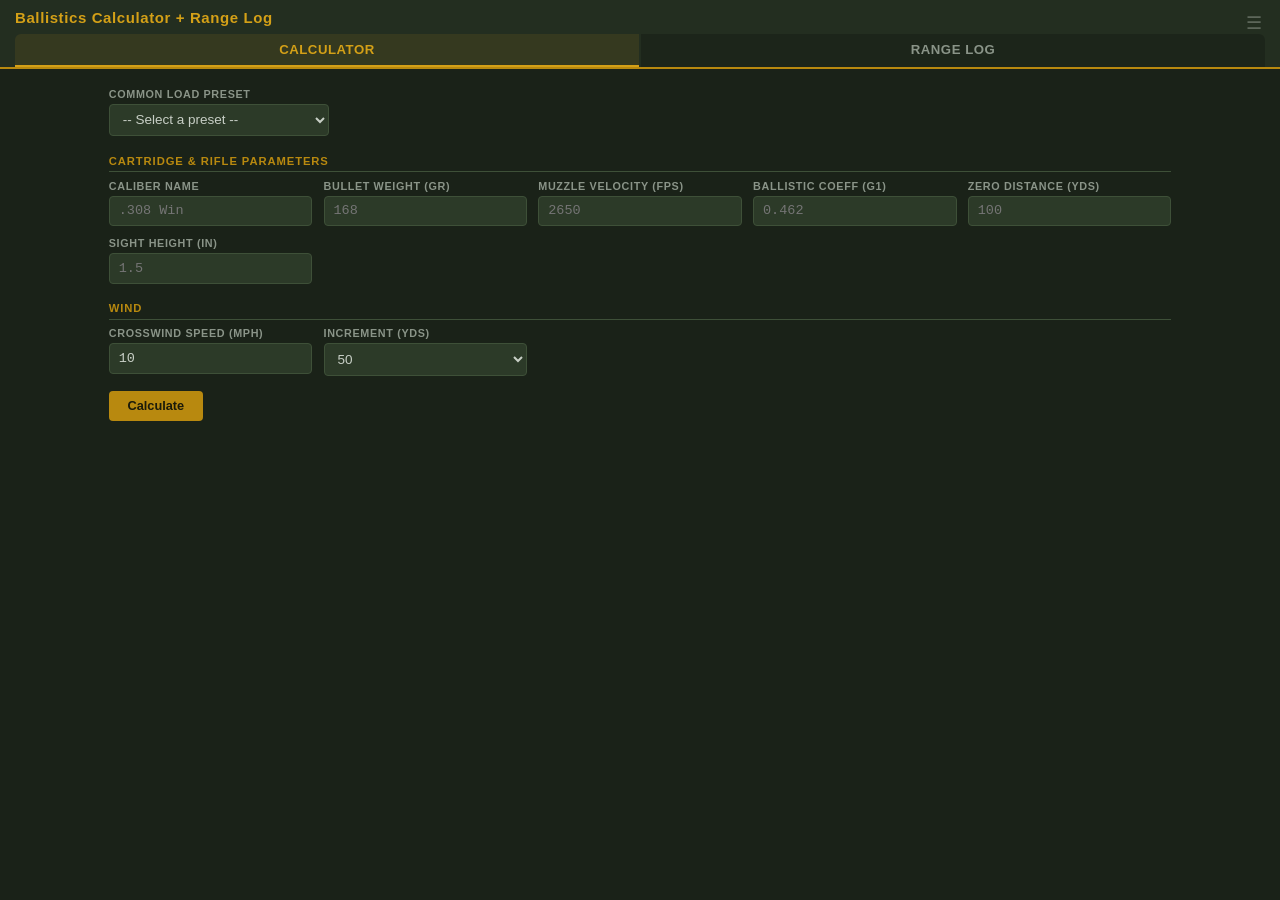
<file: apps/ballistics/index.html>
<!DOCTYPE html>
<html lang="en">
<head>
<meta charset="UTF-8">
<meta name="viewport" content="width=device-width, initial-scale=1.0">
<title>Ballistics Calculator + Range Log</title>
<link rel="icon" href="data:image/svg+xml,<svg xmlns='http://www.w3.org/2000/svg' viewBox='0 0 100 100'><text y='.9em' font-size='90'>🎯</text></svg>">
<link rel="stylesheet" href="../shared/menu.css">
<style>
  *, *::before, *::after { box-sizing: border-box; margin: 0; padding: 0; }

  :root {
    --bg: #1a2218;
    --bg2: #232e20;
    --bg3: #2c3a28;
    --bg4: #354530;
    --amber: #d4a017;
    --amber-dim: #b8890f;
    --amber-glow: #f0c040;
    --text: #c8cfc6;
    --text-dim: #8a9488;
    --border: #3e5038;
    --row-even: rgba(255,255,255,0.03);
    --row-hover: rgba(212,160,23,0.08);
    --mono: 'Courier New', Courier, monospace;
    --sans: -apple-system, BlinkMacSystemFont, 'Segoe UI', Roboto, sans-serif;
  }

  html { font-size: 15px; }
  body {
    font-family: var(--sans);
    background: var(--bg);
    color: var(--text);
    min-height: 100vh;
    padding-bottom: 4rem;
  }

  header {
    background: var(--bg2);
    border-bottom: 2px solid var(--amber-dim);
    padding: 0.6rem 1rem 0;
    position: sticky; top: 0; z-index: 20;
  }
  header h1 {
    font-size: 1rem;
    color: var(--amber);
    font-weight: 700;
    letter-spacing: 0.04em;
    margin: 0;
  }
  /* Position the shared menu button inside the title row */
  header > .app-menu-btn {
    position: absolute;
    top: 0.55rem;
    right: 0.75rem;
  }

  .tabs {
    display: flex; gap: 2px;
    margin-top: 0.5rem;
    border-radius: 6px 6px 0 0;
    overflow: hidden;
  }
  .tab-btn {
    flex: 1;
    background: rgba(0,0,0,0.2); border: none; color: var(--text-dim);
    padding: 0.55rem 1rem; cursor: pointer;
    font-size: 0.88rem; font-weight: 700;
    border-bottom: 2px solid transparent;
    transition: all 0.15s;
    text-transform: uppercase;
    letter-spacing: 0.04em;
  }
  .tab-btn:hover { color: var(--text); background: rgba(0,0,0,0.3); }
  .tab-btn.active {
    color: var(--amber);
    background: rgba(212,160,23,0.1);
    border-bottom-color: var(--amber);
  }

  .tab-content { display: none; padding: 1.25rem; max-width: 1100px; margin: 0 auto; }
  .tab-content.active { display: block; }

  /* Forms */
  .form-grid {
    display: grid;
    grid-template-columns: repeat(auto-fill, minmax(180px, 1fr));
    gap: 0.75rem;
    margin-bottom: 1rem;
  }
  .form-group { display: flex; flex-direction: column; gap: 0.25rem; }
  .form-group label {
    font-size: 0.72rem;
    color: var(--text-dim);
    text-transform: uppercase;
    letter-spacing: 0.06em;
    font-weight: 600;
  }
  .form-group input, .form-group select, .form-group textarea {
    background: var(--bg3);
    border: 1px solid var(--border);
    color: var(--text);
    padding: 0.45rem 0.6rem;
    border-radius: 4px;
    font-size: 0.9rem;
    font-family: var(--mono);
    outline: none;
    transition: border-color 0.15s;
  }
  .form-group input:focus, .form-group select:focus, .form-group textarea:focus {
    border-color: var(--amber-dim);
  }
  .form-group select { font-family: var(--sans); }
  .form-group textarea { font-family: var(--sans); resize: vertical; min-height: 60px; }

  .btn {
    background: var(--amber-dim);
    color: #1a1a0a;
    border: none;
    padding: 0.5rem 1.25rem;
    border-radius: 4px;
    font-weight: 700;
    font-size: 0.85rem;
    cursor: pointer;
    transition: background 0.15s;
  }
  .btn:hover { background: var(--amber); }
  .btn-row { display: flex; gap: 0.5rem; flex-wrap: wrap; margin-bottom: 1.25rem; }
  .btn-sm {
    padding: 0.35rem 0.85rem;
    font-size: 0.78rem;
  }
  .btn-outline {
    background: transparent;
    border: 1px solid var(--amber-dim);
    color: var(--amber);
  }
  .btn-outline:hover { background: rgba(212,160,23,0.12); }

  /* Section headings */
  .section-label {
    font-size: 0.75rem;
    color: var(--amber-dim);
    text-transform: uppercase;
    letter-spacing: 0.08em;
    font-weight: 700;
    margin: 1.25rem 0 0.5rem;
    padding-bottom: 0.3rem;
    border-bottom: 1px solid var(--border);
  }

  /* Tables */
  .table-wrap {
    overflow-x: auto;
    -webkit-overflow-scrolling: touch;
    margin: 1rem 0;
    border: 1px solid var(--border);
    border-radius: 6px;
  }
  table {
    width: 100%;
    border-collapse: collapse;
    font-size: 0.82rem;
    white-space: nowrap;
  }
  th {
    background: var(--bg3);
    color: var(--amber);
    font-size: 0.7rem;
    text-transform: uppercase;
    letter-spacing: 0.06em;
    padding: 0.55rem 0.7rem;
    text-align: right;
    border-bottom: 2px solid var(--border);
    position: sticky; top: 0;
  }
  th:first-child { text-align: left; }
  td {
    padding: 0.4rem 0.7rem;
    text-align: right;
    font-family: var(--mono);
    font-size: 0.8rem;
    border-bottom: 1px solid rgba(255,255,255,0.04);
  }
  td:first-child { text-align: left; }
  tr:nth-child(even) { background: var(--row-even); }
  tr:hover { background: var(--row-hover); }

  /* Canvas */
  .chart-wrap {
    background: var(--bg2);
    border: 1px solid var(--border);
    border-radius: 6px;
    padding: 0.75rem;
    margin: 1rem 0;
  }
  .chart-wrap canvas { width: 100%; height: auto; display: block; }

  /* Range log entries */
  .log-entry {
    background: var(--bg2);
    border: 1px solid var(--border);
    border-radius: 6px;
    padding: 0.85rem 1rem;
    margin-bottom: 0.65rem;
  }
  .log-entry-header {
    display: flex;
    justify-content: space-between;
    align-items: flex-start;
    gap: 0.5rem;
    margin-bottom: 0.4rem;
  }
  .log-entry-date {
    font-size: 0.78rem;
    color: var(--amber);
    font-weight: 600;
    font-family: var(--mono);
  }
  .log-entry-firearm {
    font-weight: 700;
    font-size: 0.95rem;
    margin-bottom: 0.15rem;
  }
  .log-entry-details {
    font-size: 0.8rem;
    color: var(--text-dim);
    line-height: 1.5;
  }
  .log-entry-details span { margin-right: 1rem; }
  .log-entry-notes {
    margin-top: 0.35rem;
    font-size: 0.8rem;
    font-style: italic;
    color: var(--text-dim);
  }
  .log-delete {
    background: none; border: none; color: #884430; cursor: pointer;
    font-size: 0.75rem; padding: 0.2rem 0.4rem; border-radius: 3px;
  }
  .log-delete:hover { color: #cc5533; background: rgba(200,60,30,0.1); }

  /* Preset row */
  .preset-row {
    display: flex; align-items: flex-end; gap: 0.75rem; margin-bottom: 1rem; flex-wrap: wrap;
  }
  .preset-row .form-group { min-width: 220px; }

  /* Import file input hidden */
  #importFile { display: none; }

  @media (max-width: 600px) {
    .form-grid { grid-template-columns: 1fr 1fr; }
    header h1 { font-size: 1rem; }
    .tab-btn { padding: 0.5rem 0.75rem; font-size: 0.78rem; }
  }
</style>
</head>
<body>

<header style="position:relative">
  <h1>Ballistics Calculator + Range Log</h1>
  <div class="tabs">
    <button class="tab-btn active" data-tab="calc">Calculator</button>
    <button class="tab-btn" data-tab="log">Range Log</button>
  </div>
</header>

<!-- CALCULATOR TAB -->
<div class="tab-content active" id="tab-calc">

  <div class="preset-row">
    <div class="form-group">
      <label>Common Load Preset</label>
      <select id="presetSelect">
        <option value="">-- Select a preset --</option>
        <option value="223">.223 Rem 55gr FMJ</option>
        <option value="308">.308 Win 168gr BTHP</option>
        <option value="65cm">6.5 Creedmoor 140gr ELD-M</option>
        <option value="3006">.30-06 165gr SP</option>
        <option value="9mm">9mm 124gr FMJ</option>
        <option value="45acp">.45 ACP 230gr FMJ</option>
      </select>
    </div>
  </div>

  <div class="section-label">Cartridge &amp; Rifle Parameters</div>
  <div class="form-grid">
    <div class="form-group">
      <label>Caliber Name</label>
      <input type="text" id="calName" placeholder=".308 Win">
    </div>
    <div class="form-group">
      <label>Bullet Weight (gr)</label>
      <input type="number" id="bulletWeight" step="0.1" placeholder="168">
    </div>
    <div class="form-group">
      <label>Muzzle Velocity (fps)</label>
      <input type="number" id="muzzleVel" step="1" placeholder="2650">
    </div>
    <div class="form-group">
      <label>Ballistic Coeff (G1)</label>
      <input type="number" id="bc" step="0.001" placeholder="0.462">
    </div>
    <div class="form-group">
      <label>Zero Distance (yds)</label>
      <input type="number" id="zeroDist" step="1" placeholder="100">
    </div>
    <div class="form-group">
      <label>Sight Height (in)</label>
      <input type="number" id="sightHeight" step="0.01" placeholder="1.5">
    </div>
  </div>

  <div class="section-label">Wind</div>
  <div class="form-grid">
    <div class="form-group">
      <label>Crosswind Speed (mph)</label>
      <input type="number" id="windSpeed" step="0.1" value="10" placeholder="10">
    </div>
    <div class="form-group">
      <label>Increment (yds)</label>
      <select id="increment">
        <option value="25">25</option>
        <option value="50" selected>50</option>
        <option value="100">100</option>
      </select>
    </div>
  </div>

  <div class="btn-row">
    <button class="btn" onclick="calculate()">Calculate</button>
  </div>

  <div id="resultsArea" style="display:none;">
    <div class="section-label">Trajectory Graph</div>
    <div class="chart-wrap">
      <canvas id="trajCanvas" width="1000" height="360"></canvas>
    </div>

    <div class="section-label">Drop Table</div>
    <div class="table-wrap">
      <table id="dropTable">
        <thead>
          <tr>
            <th>Range (yd)</th>
            <th>Drop (in)</th>
            <th>Drop (MOA)</th>
            <th>Drop (MIL)</th>
            <th>Wind (in)</th>
            <th>Wind (MOA)</th>
            <th>Wind (MIL)</th>
            <th>Vel (fps)</th>
            <th>Energy (ft-lb)</th>
            <th>TOF (s)</th>
          </tr>
        </thead>
        <tbody></tbody>
      </table>
    </div>
  </div>
</div>

<!-- RANGE LOG TAB -->
<div class="tab-content" id="tab-log">
  <div class="section-label">New Log Entry</div>
  <div class="form-grid">
    <div class="form-group">
      <label>Date</label>
      <input type="date" id="logDate">
    </div>
    <div class="form-group">
      <label>Firearm</label>
      <input type="text" id="logFirearm" placeholder="Ruger Precision .308">
    </div>
    <div class="form-group">
      <label>Ammo</label>
      <input type="text" id="logAmmo" placeholder="168gr Federal GMM">
    </div>
    <div class="form-group">
      <label>Temp (&deg;F)</label>
      <input type="number" id="logTemp" placeholder="72">
    </div>
    <div class="form-group">
      <label>Wind</label>
      <input type="text" id="logWind" placeholder="5 mph from 3 o'clock">
    </div>
    <div class="form-group">
      <label>Group Size (in)</label>
      <input type="number" id="logGroup" step="0.01" placeholder="0.75">
    </div>
  </div>
  <div class="form-group" style="margin-bottom:1rem;">
    <label>Notes</label>
    <textarea id="logNotes" placeholder="Session notes, observations, adjustments..."></textarea>
  </div>
  <div class="btn-row">
    <button class="btn" onclick="saveLog()">Save Entry</button>
    <button class="btn btn-sm btn-outline" onclick="exportLogs()">Export JSON</button>
    <button class="btn btn-sm btn-outline" onclick="document.getElementById('importFile').click()">Import JSON</button>
    <input type="file" id="importFile" accept=".json" onchange="importLogs(event)">
  </div>

  <div class="section-label">Past Sessions</div>
  <div id="logList"></div>
</div>
<script>
// ===== PRESETS =====
const PRESETS = {
  '223':  { calName: '.223 Rem 55gr FMJ',        bulletWeight: 55,  muzzleVel: 3240, bc: 0.243, zeroDist: 100, sightHeight: 1.5 },
  '308':  { calName: '.308 Win 168gr BTHP',       bulletWeight: 168, muzzleVel: 2650, bc: 0.462, zeroDist: 100, sightHeight: 1.5 },
  '65cm': { calName: '6.5 Creedmoor 140gr ELD-M', bulletWeight: 140, muzzleVel: 2710, bc: 0.610, zeroDist: 100, sightHeight: 1.5 },
  '3006': { calName: '.30-06 165gr SP',            bulletWeight: 165, muzzleVel: 2800, bc: 0.430, zeroDist: 100, sightHeight: 1.5 },
  '9mm':  { calName: '9mm 124gr FMJ',             bulletWeight: 124, muzzleVel: 1150, bc: 0.145, zeroDist: 25,  sightHeight: 0.9 },
  '45acp':{ calName: '.45 ACP 230gr FMJ',         bulletWeight: 230, muzzleVel: 830,  bc: 0.195, zeroDist: 25,  sightHeight: 0.9 },
};

document.getElementById('presetSelect').addEventListener('change', function() {
  const p = PRESETS[this.value];
  if (!p) return;
  document.getElementById('calName').value = p.calName;
  document.getElementById('bulletWeight').value = p.bulletWeight;
  document.getElementById('muzzleVel').value = p.muzzleVel;
  document.getElementById('bc').value = p.bc;
  document.getElementById('zeroDist').value = p.zeroDist;
  document.getElementById('sightHeight').value = p.sightHeight;
});

// ===== TABS =====
document.querySelectorAll('.tab-btn').forEach(btn => {
  btn.addEventListener('click', () => {
    document.querySelectorAll('.tab-btn').forEach(b => b.classList.remove('active'));
    document.querySelectorAll('.tab-content').forEach(c => c.classList.remove('active'));
    btn.classList.add('active');
    document.getElementById('tab-' + btn.dataset.tab).classList.add('active');
  });
});

// ===== G1 DRAG MODEL =====
// Standard G1 drag coefficient approximation using Mayevski/Ingalls model
// Cd as a function of Mach number, piecewise fit
function g1Drag(mach) {
  if (mach <= 0)    return 0;
  if (mach < 0.7)   return 0.1198 + 0.0140 * mach;
  if (mach < 0.8)   return 0.1198 + 0.1442 * (mach - 0.7);
  if (mach < 0.9)   return 0.1342 + 0.2844 * (mach - 0.8);
  if (mach < 0.95)  return 0.1626 + 0.5800 * (mach - 0.9);
  if (mach < 1.0)   return 0.1916 + 1.0400 * (mach - 0.95);
  if (mach < 1.05)  return 0.2436 + 0.6640 * (mach - 1.0);
  if (mach < 1.1)   return 0.2768 + 0.3600 * (mach - 1.05);
  if (mach < 1.2)   return 0.2948 + 0.1520 * (mach - 1.1);
  if (mach < 1.3)   return 0.3100 + 0.0400 * (mach - 1.2);
  if (mach < 1.5)   return 0.3140 - 0.0500 * (mach - 1.3);
  if (mach < 2.0)   return 0.3040 - 0.0640 * (mach - 1.5);
  if (mach < 3.0)   return 0.2720 - 0.0400 * (mach - 2.0);
  return 0.2320 - 0.0140 * (mach - 3.0);
}

// Reference G1 projectile drag deceleration: a = (v^2 * Cd) / (BC * caliber_factor)
// We use the standard ballistic formulation:
// retardation = (rho * v^2 * Cd_ref) / (2 * BC_ref)
// Simplified: we compute drag via the standard relationship with G1 standard projectile

const GRAVITY = 32.174;       // ft/s^2
const SPEED_OF_SOUND = 1116;  // fps at std conditions

function computeTrajectory(muzzleVel, bc, zeroDist, sightHeight, maxRange, windMph) {
  // Point mass model with G1 drag
  // Step through in small time increments
  const dt = 0.0005; // seconds
  const windVel = windMph * 1.46667; // mph to fps

  // State: x (range ft), y (vertical ft), z (lateral ft), vx, vy, vz
  let x = 0, y = -sightHeight / 12, vx = muzzleVel, vy = 0, vz = 0;
  let t = 0;

  // We also need a no-wind pass to compute pure drop and separately wind drift
  // Actually we can compute wind deflection via the "lag time" method or full sim
  // Let's do full sim with wind as crosswind component

  const maxRangeFt = maxRange * 3;
  const results = []; // store at each yard
  let nextYard = 0;

  // First, find the zero angle
  // We iterate to find the launch angle that gives zero drop at zeroDist
  let angleRad = 0;
  // Binary search for zero angle
  let lo = 0, hi = 0.05; // radians, ~2.8 degrees max
  for (let iter = 0; iter < 50; iter++) {
    let mid = (lo + hi) / 2;
    let yAtZero = simY(muzzleVel, bc, mid, sightHeight, zeroDist);
    if (yAtZero > 0) hi = mid;
    else lo = mid;
  }
  angleRad = (lo + hi) / 2;

  // Now full simulation with that angle, including wind
  x = 0;
  y = -sightHeight / 12;
  vx = muzzleVel * Math.cos(angleRad);
  vy = muzzleVel * Math.sin(angleRad);
  vz = 0;
  t = 0;
  nextYard = 0;

  while (x <= maxRangeFt + 3 && t < 10) {
    const rangeFt = x;
    const rangeYd = rangeFt / 3;

    if (rangeYd >= nextYard) {
      const dropIn = y * 12; // feet to inches
      const driftIn = vz !== undefined ? vz * 0 : 0; // we store z separately
      results.push({
        rangeYd: nextYard,
        dropIn: dropIn, // placeholder, we'll fill from z track
        vel: Math.sqrt(vx * vx + vy * vy),
        tof: t,
        x: x, y: y
      });
      nextYard++;
    }

    // Total velocity relative to air (wind is in z-direction)
    const vRelX = vx;
    const vRelY = vy;
    const vRelZ = vz - windVel;
    const vRel = Math.sqrt(vRelX * vRelX + vRelY * vRelY + vRelZ * vRelZ);
    const mach = vRel / SPEED_OF_SOUND;
    const cd = g1Drag(mach);

    // Drag deceleration magnitude
    // Standard G1: F/m = (cd * rho * A * v^2) / (2m)
    // With BC: F/m = cd_g1(mach) * v^2 / (bc * 41.68)
    // The 41.68 factor converts to proper units with G1 standard
    // Actually the standard formulation: retardation = Cd * v / BC where Cd is in specific units
    // Let's use: decel = (G1_drag_function(v) * v) / BC
    // where G1_drag_function returns retardation per unit BC
    // Standard: A(v) [ft/s per second per unit BC] tabulated values
    // Simplified approach: decel = (cd * v^2) / (bc * 20596)
    // The constant 20596 comes from the reference G1 projectile sectional density and area

    const dragAccel = (cd * vRel * vRel) / (bc * 20596);
    const ax = -dragAccel * (vRelX / vRel);
    const ay = -GRAVITY - dragAccel * (vRelY / vRel);
    const az = -dragAccel * (vRelZ / vRel);

    vx += ax * dt;
    vy += ay * dt;
    vz += az * dt;
    x += vx * dt;
    y += vy * dt;

    t += dt;
  }

  return results;
}

// Quick sim to find y at a given range for zero-finding
function simY(muzzleVel, bc, angleRad, sightHeight, zeroDistYd) {
  const dt = 0.0005;
  const targetX = zeroDistYd * 3; // yards to feet
  let x = 0, y = -sightHeight / 12;
  let vx = muzzleVel * Math.cos(angleRad);
  let vy = muzzleVel * Math.sin(angleRad);
  let t = 0;

  while (x < targetX && t < 5) {
    const v = Math.sqrt(vx * vx + vy * vy);
    const mach = v / SPEED_OF_SOUND;
    const cd = g1Drag(mach);
    const dragAccel = (cd * v * v) / (bc * 20596);

    const ax = -dragAccel * (vx / v);
    const ay = -GRAVITY - dragAccel * (vy / v);

    vx += ax * dt;
    vy += ay * dt;
    x += vx * dt;
    y += vy * dt;
    t += dt;
  }
  return y;
}

// Full sim with wind returning data at each yard
function fullSim(muzzleVel, bc, angleRad, sightHeight, maxRange, windMph) {
  const dt = 0.0002;
  const windVel = windMph * 1.46667;
  const maxRangeFt = maxRange * 3;

  let x = 0, y = -sightHeight / 12, z = 0;
  let vx = muzzleVel * Math.cos(angleRad);
  let vy = muzzleVel * Math.sin(angleRad);
  let vz = 0;
  let t = 0;

  const data = [];
  let nextYd = 0;

  while (x <= maxRangeFt + 10 && t < 10) {
    const rangeYd = x / 3;

    while (nextYd <= maxRange && rangeYd >= nextYd) {
      // Interpolate
      const vel2d = Math.sqrt(vx * vx + vy * vy);
      data.push({
        rangeYd: nextYd,
        dropIn: y * 12,
        driftIn: z * 12,
        vel: vel2d,
        tof: t
      });
      nextYd++;
    }

    const vRelX = vx;
    const vRelY = vy;
    const vRelZ = vz - windVel;
    const vRel = Math.sqrt(vRelX * vRelX + vRelY * vRelY + vRelZ * vRelZ);
    if (vRel < 1) break;
    const mach = vRel / SPEED_OF_SOUND;
    const cd = g1Drag(mach);
    const dragAccel = (cd * vRel * vRel) / (bc * 20596);

    const ax = -dragAccel * (vRelX / vRel);
    const ay = -GRAVITY - dragAccel * (vRelY / vRel);
    const az = -dragAccel * (vRelZ / vRel);

    vx += ax * dt;
    vy += ay * dt;
    vz += az * dt;
    x += vx * dt;
    y += vy * dt;
    z += vz * dt;
    t += dt;
  }

  return data;
}

function calculate() {
  const mv = parseFloat(document.getElementById('muzzleVel').value);
  const bc = parseFloat(document.getElementById('bc').value);
  const zd = parseFloat(document.getElementById('zeroDist').value);
  const sh = parseFloat(document.getElementById('sightHeight').value);
  const bw = parseFloat(document.getElementById('bulletWeight').value);
  const wind = parseFloat(document.getElementById('windSpeed').value) || 0;
  const inc = parseInt(document.getElementById('increment').value);

  if (!mv || !bc || !zd || !bw) {
    alert('Please fill in all required fields.');
    return;
  }

  // Determine max range based on caliber type (pistol vs rifle)
  const maxRange = mv < 1500 ? 200 : 1000;

  // Find zero angle
  let lo = -0.01, hi = 0.06;
  for (let iter = 0; iter < 60; iter++) {
    const mid = (lo + hi) / 2;
    const yAtZero = simY(mv, bc, mid, sh, zd);
    if (yAtZero > 0) hi = mid;
    else lo = mid;
  }
  const angleRad = (lo + hi) / 2;

  // Full simulation
  const allData = fullSim(mv, bc, angleRad, sh, maxRange, wind);

  // Extract rows at requested increments
  const rows = [];
  for (let r = 0; r <= maxRange; r += inc) {
    if (r < allData.length) {
      const d = allData[r];
      const dropIn = d.dropIn;
      const driftIn = d.driftIn;
      const rYd = d.rangeYd;

      // MOA = (drop_inches / range_yards) * (100/1.047)
      // MIL = (drop_inches / range_yards) * (100/3.6)
      let dropMOA = 0, dropMIL = 0, windMOA = 0, windMIL = 0;
      if (rYd > 0) {
        dropMOA = (dropIn / rYd) * (100 / 1.047);
        dropMIL = (dropIn / rYd) * (100 / 3.6);
        windMOA = (driftIn / rYd) * (100 / 1.047);
        windMIL = (driftIn / rYd) * (100 / 3.6);
      }

      // Energy: KE = (weight_grains * vel^2) / 450437
      const energy = (bw * d.vel * d.vel) / 450437;

      rows.push({
        range: rYd,
        dropIn, dropMOA, dropMIL,
        driftIn, windMOA, windMIL,
        vel: d.vel,
        energy,
        tof: d.tof
      });
    }
  }

  // Populate table
  const tbody = document.querySelector('#dropTable tbody');
  tbody.innerHTML = '';
  rows.forEach(r => {
    const tr = document.createElement('tr');
    tr.innerHTML = `
      <td>${r.range}</td>
      <td>${r.dropIn.toFixed(1)}</td>
      <td>${r.dropMOA.toFixed(1)}</td>
      <td>${r.dropMIL.toFixed(1)}</td>
      <td>${r.driftIn.toFixed(1)}</td>
      <td>${r.windMOA.toFixed(1)}</td>
      <td>${r.windMIL.toFixed(1)}</td>
      <td>${Math.round(r.vel)}</td>
      <td>${Math.round(r.energy)}</td>
      <td>${r.tof.toFixed(3)}</td>
    `;
    tbody.appendChild(tr);
  });

  // Draw trajectory chart
  drawChart(allData, maxRange, inc);

  document.getElementById('resultsArea').style.display = 'block';
}

function drawChart(allData, maxRange, inc) {
  const canvas = document.getElementById('trajCanvas');
  const dpr = window.devicePixelRatio || 1;
  const w = canvas.parentElement.clientWidth - 24;
  const h = 340;
  canvas.width = w * dpr;
  canvas.height = h * dpr;
  canvas.style.width = w + 'px';
  canvas.style.height = h + 'px';
  const ctx = canvas.getContext('2d');
  ctx.scale(dpr, dpr);

  // Find drop range
  const step = Math.max(1, Math.floor(allData.length / maxRange));
  let minDrop = 0, maxDrop = 0;
  const points = [];
  for (let r = 0; r <= maxRange && r < allData.length; r++) {
    const d = allData[r];
    points.push({ x: r, y: d.dropIn });
    if (d.dropIn < minDrop) minDrop = d.dropIn;
    if (d.dropIn > maxDrop) maxDrop = d.dropIn;
  }

  const padL = 60, padR = 20, padT = 25, padB = 35;
  const plotW = w - padL - padR;
  const plotH = h - padT - padB;

  // Add some margin to y
  const yMargin = Math.max(5, (maxDrop - minDrop) * 0.1);
  const yMin = minDrop - yMargin;
  const yMax = maxDrop + yMargin;

  function toX(range) { return padL + (range / maxRange) * plotW; }
  function toY(drop) { return padT + plotH - ((drop - yMin) / (yMax - yMin)) * plotH; }

  // Background
  ctx.fillStyle = '#1e2a1c';
  ctx.fillRect(0, 0, w, h);

  // Grid
  ctx.strokeStyle = 'rgba(255,255,255,0.06)';
  ctx.lineWidth = 1;

  // Y grid lines
  const yStep = niceStep(yMax - yMin, 6);
  const yStart = Math.ceil(yMin / yStep) * yStep;
  ctx.font = '10px Courier New';
  ctx.fillStyle = '#8a9488';
  ctx.textAlign = 'right';
  for (let v = yStart; v <= yMax; v += yStep) {
    const py = toY(v);
    ctx.beginPath(); ctx.moveTo(padL, py); ctx.lineTo(w - padR, py); ctx.stroke();
    ctx.fillText(v.toFixed(v === 0 ? 0 : 1) + '"', padL - 6, py + 3);
  }

  // X grid lines
  const xStep = maxRange <= 200 ? 25 : (maxRange <= 500 ? 50 : 100);
  ctx.textAlign = 'center';
  for (let v = 0; v <= maxRange; v += xStep) {
    const px = toX(v);
    ctx.beginPath(); ctx.moveTo(px, padT); ctx.lineTo(px, h - padB); ctx.stroke();
    ctx.fillText(v + 'yd', px, h - padB + 14);
  }

  // Zero line
  if (yMin <= 0 && yMax >= 0) {
    ctx.strokeStyle = 'rgba(212,160,23,0.25)';
    ctx.lineWidth = 1;
    ctx.setLineDash([4, 4]);
    ctx.beginPath(); ctx.moveTo(padL, toY(0)); ctx.lineTo(w - padR, toY(0)); ctx.stroke();
    ctx.setLineDash([]);
  }

  // Trajectory curve
  ctx.strokeStyle = '#d4a017';
  ctx.lineWidth = 2;
  ctx.beginPath();
  for (let i = 0; i < points.length; i++) {
    const px = toX(points[i].x);
    const py = toY(points[i].y);
    if (i === 0) ctx.moveTo(px, py);
    else ctx.lineTo(px, py);
  }
  ctx.stroke();

  // Highlight increment dots
  ctx.fillStyle = '#f0c040';
  for (let r = 0; r <= maxRange; r += inc) {
    if (r < points.length) {
      const px = toX(points[r].x);
      const py = toY(points[r].y);
      ctx.beginPath();
      ctx.arc(px, py, 3, 0, Math.PI * 2);
      ctx.fill();
    }
  }

  // Title
  ctx.fillStyle = '#d4a017';
  ctx.font = 'bold 11px -apple-system, sans-serif';
  ctx.textAlign = 'left';
  ctx.fillText('Bullet Trajectory (inches)', padL, 14);
}

function niceStep(range, maxTicks) {
  const rough = range / maxTicks;
  const mag = Math.pow(10, Math.floor(Math.log10(rough)));
  const norm = rough / mag;
  let step;
  if (norm <= 1.5) step = 1;
  else if (norm <= 3) step = 2;
  else if (norm <= 7) step = 5;
  else step = 10;
  return step * mag;
}

// ===== RANGE LOG =====
function getLogs() {
  try { return JSON.parse(localStorage.getItem('rangeLogs') || '[]'); }
  catch { return []; }
}
function saveLogs(logs) {
  localStorage.setItem('rangeLogs', JSON.stringify(logs));
}

function renderLogs() {
  const logs = getLogs();
  const el = document.getElementById('logList');
  if (logs.length === 0) {
    el.innerHTML = '<p style="color:var(--text-dim);font-size:0.85rem;">No log entries yet.</p>';
    return;
  }
  // Sort most recent first
  logs.sort((a, b) => (b.date || '').localeCompare(a.date || '') || b.id - a.id);
  el.innerHTML = logs.map(l => `
    <div class="log-entry">
      <div class="log-entry-header">
        <div>
          <div class="log-entry-date">${l.date || 'No date'}</div>
          <div class="log-entry-firearm">${esc(l.firearm || 'Unknown')}</div>
        </div>
        <button class="log-delete" onclick="deleteLog(${l.id})" title="Delete">&times; Delete</button>
      </div>
      <div class="log-entry-details">
        ${l.ammo ? '<span>Ammo: ' + esc(l.ammo) + '</span>' : ''}
        ${l.temp ? '<span>Temp: ' + esc(l.temp) + '&deg;F</span>' : ''}
        ${l.wind ? '<span>Wind: ' + esc(l.wind) + '</span>' : ''}
        ${l.group ? '<span>Group: ' + esc(l.group) + '"</span>' : ''}
      </div>
      ${l.notes ? '<div class="log-entry-notes">' + esc(l.notes) + '</div>' : ''}
    </div>
  `).join('');
}

function esc(s) {
  const d = document.createElement('div');
  d.textContent = s;
  return d.innerHTML;
}

function saveLog() {
  const entry = {
    id: Date.now(),
    date: document.getElementById('logDate').value,
    firearm: document.getElementById('logFirearm').value.trim(),
    ammo: document.getElementById('logAmmo').value.trim(),
    temp: document.getElementById('logTemp').value,
    wind: document.getElementById('logWind').value.trim(),
    group: document.getElementById('logGroup').value,
    notes: document.getElementById('logNotes').value.trim()
  };
  if (!entry.firearm && !entry.date) {
    alert('Please fill in at least a date or firearm name.');
    return;
  }
  const logs = getLogs();
  logs.push(entry);
  saveLogs(logs);
  // Clear form
  ['logDate','logFirearm','logAmmo','logTemp','logWind','logGroup','logNotes']
    .forEach(id => document.getElementById(id).value = '');
  renderLogs();
}

function deleteLog(id) {
  if (!confirm('Delete this log entry?')) return;
  const logs = getLogs().filter(l => l.id !== id);
  saveLogs(logs);
  renderLogs();
}

function exportLogs() {
  const logs = getLogs();
  const blob = new Blob([JSON.stringify(logs, null, 2)], { type: 'application/json' });
  const url = URL.createObjectURL(blob);
  const a = document.createElement('a');
  a.href = url;
  a.download = 'range-log-' + new Date().toISOString().slice(0, 10) + '.json';
  a.click();
  URL.revokeObjectURL(url);
}

function importLogs(event) {
  const file = event.target.files[0];
  if (!file) return;
  const reader = new FileReader();
  reader.onload = function(e) {
    try {
      const imported = JSON.parse(e.target.result);
      if (!Array.isArray(imported)) throw new Error('Not an array');
      const logs = getLogs();
      const existingIds = new Set(logs.map(l => l.id));
      let added = 0;
      imported.forEach(entry => {
        if (!existingIds.has(entry.id)) {
          logs.push(entry);
          added++;
        }
      });
      saveLogs(logs);
      renderLogs();
      alert(`Imported ${added} new entries (${imported.length - added} duplicates skipped).`);
    } catch (err) {
      alert('Invalid JSON file: ' + err.message);
    }
  };
  reader.readAsText(file);
  event.target.value = '';
}

// Init
document.getElementById('logDate').value = new Date().toISOString().slice(0, 10);
renderLogs();
</script>
<script>
window.APP_CHANGELOG = `
<h4>Original Request</h4>
<p class="prompt">&ldquo;Give me some ideas of useful or fun apps for men, simple apps for now.&rdquo;</p>
<p>Among those 12, <strong>Ballistics Calculator</strong> was specified with:</p>
<ul>
<li>Bullet drop tables with custom loads</li>
<li>Wind drift calculator</li>
<li>Trajectory graph visualization</li>
<li>Persistent range log / session notes</li>
</ul>
<h4>Changes</h4>
<ul>
<li class="done" data-date="2026-02-14">Initial build &mdash; calculator, graph, range log</li>
<li class="done" data-date="2026-02-15">Fix header layout &mdash; menu button positioned in title row instead of below tabs</li>
<li class="done" data-date="2026-02-15">Make Calculator / Range Log tabs more prominent &mdash; full-width, uppercase, amber-highlighted</li>
</ul>
`;
</script>
<script src="../shared/menu.js"></script>
</body>
</html>
</file>
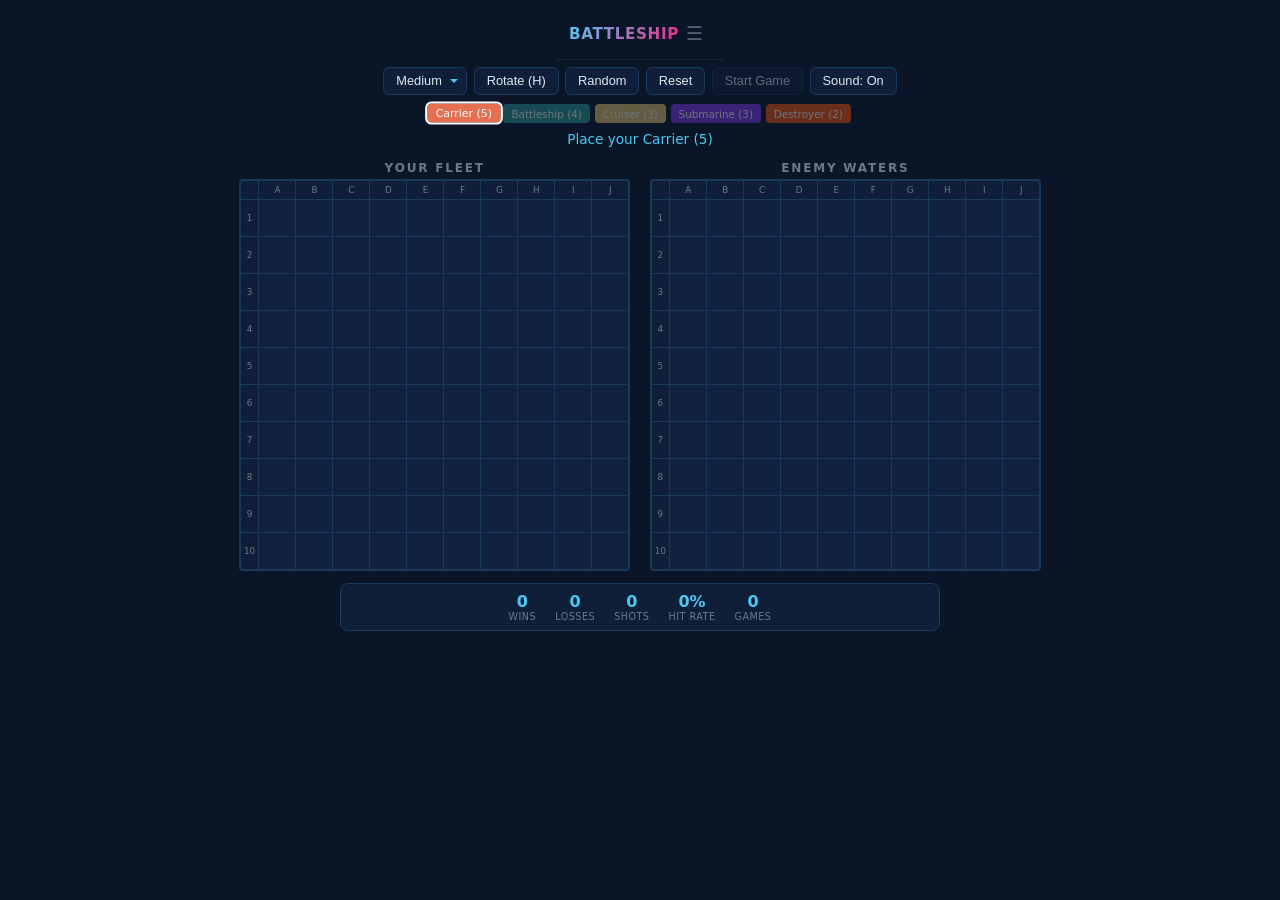
<file: apps/battleship/index.html>
<!DOCTYPE html>
<html lang="en">
<head>
<meta charset="UTF-8">
<meta name="viewport" content="width=device-width, initial-scale=1.0">
<title>Battleship</title>
<link rel="icon" href="data:image/svg+xml,<svg xmlns='http://www.w3.org/2000/svg' viewBox='0 0 100 100'><text y='.9em' font-size='90'>🚢</text></svg>">
<link rel="stylesheet" href="../shared/menu.css">
<style>
*,*::before,*::after{box-sizing:border-box;margin:0;padding:0}
:root{
  --bg:#0a1628;--bg2:#0f1f3a;--grid-bg:#0c1a2e;--grid-border:#1a3a5c;
  --cell-bg:#112240;--cell-hover:#1a3a6a;--water:#0d2847;
  --hit:#e63946;--miss:#8892a0;--sunk:#ff6b6b;
  --text:#e0e8f0;--text-dim:#6a7a8a;--accent:#4cc9f0;--accent2:#f72585;
  --carrier:#e76f51;--battleship:#2a9d8f;--cruiser:#e9c46a;--submarine:#8338ec;--destroyer:#fb5607;
}
html,body{height:100%;font-family:'Segoe UI',system-ui,sans-serif;background:var(--bg);color:var(--text);overflow-x:hidden}
body{display:flex;flex-direction:column;align-items:center;padding:0.5rem 0.5rem 3rem}

h1{font-size:1.4rem;margin:0.3rem 0;letter-spacing:0.1em;text-transform:uppercase;
  background:linear-gradient(135deg,var(--accent),var(--accent2));-webkit-background-clip:text;-webkit-text-fill-color:transparent}

/* Controls */
.controls{display:flex;flex-wrap:wrap;gap:0.4rem;justify-content:center;margin:0.4rem 0;max-width:700px}
.controls button,.controls select{
  padding:0.35rem 0.75rem;border:1px solid var(--grid-border);border-radius:6px;
  background:var(--bg2);color:var(--text);font-size:0.8rem;cursor:pointer;transition:all .2s}
.controls button:hover,.controls select:hover{border-color:var(--accent);background:#162d50}
.controls button:disabled{opacity:0.4;cursor:default}
.controls button.active{border-color:var(--accent);background:#1a3a6a}
.controls select{appearance:none;padding-right:1.5rem;
  background-image:url("data:image/svg+xml,%3Csvg xmlns='http://www.w3.org/2000/svg' width='12' height='12' fill='%234cc9f0'%3E%3Cpath d='M2 4l4 4 4-4'/%3E%3C/svg%3E");
  background-repeat:no-repeat;background-position:right 0.4rem center}

/* Status */
.status{font-size:0.85rem;color:var(--accent);margin:0.3rem 0;min-height:1.3rem;text-align:center}

/* Mobile tabs */
.mobile-tabs{display:none;gap:0;margin:0.3rem 0;width:100%;max-width:400px}
.mobile-tabs button{flex:1;padding:0.4rem;border:1px solid var(--grid-border);background:var(--bg2);
  color:var(--text-dim);font-size:0.8rem;cursor:pointer;transition:all .2s}
.mobile-tabs button:first-child{border-radius:6px 0 0 6px}
.mobile-tabs button:last-child{border-radius:0 6px 6px 0}
.mobile-tabs button.active{background:var(--cell-hover);color:var(--accent);border-color:var(--accent)}

/* Boards container */
.boards{display:flex;gap:1.2rem;justify-content:center;flex-wrap:wrap;margin:0.3rem 0}
.board-wrap{display:flex;flex-direction:column;align-items:center}
.board-wrap h2{font-size:0.75rem;text-transform:uppercase;letter-spacing:0.15em;color:var(--text-dim);margin-bottom:0.25rem}
.board-wrap.hidden-mobile{display:flex}

/* Grid */
.grid{display:grid;grid-template-columns:auto repeat(10,1fr);grid-template-rows:auto repeat(10,1fr);gap:1px;
  background:var(--grid-border);border:2px solid var(--grid-border);border-radius:4px;overflow:hidden}
.grid .label{display:flex;align-items:center;justify-content:center;
  background:var(--bg2);color:var(--text-dim);font-size:0.55rem;min-width:1.1rem;min-height:1.1rem;padding:0.1rem}
.grid .corner{background:var(--bg2)}

.cell{
  width:clamp(24px,7vw,36px);height:clamp(24px,7vw,36px);
  background:var(--cell-bg);cursor:pointer;position:relative;transition:background .15s}
.cell:hover{background:var(--cell-hover)}
.cell.no-hover:hover{background:var(--cell-bg)}

/* Ship colors */
.cell.ship-carrier{background:var(--carrier)}
.cell.ship-battleship{background:var(--battleship)}
.cell.ship-cruiser{background:var(--cruiser)}
.cell.ship-submarine{background:var(--submarine)}
.cell.ship-destroyer{background:var(--destroyer)}

/* Placement preview */
.cell.preview{opacity:0.6;outline:2px solid var(--accent)}
.cell.preview-invalid{opacity:0.6;outline:2px solid var(--accent2)}

/* Hit/Miss markers */
.cell.hit::after,.cell.miss::after,.cell.sunk::after{
  content:'';position:absolute;top:50%;left:50%;border-radius:50%;transform:translate(-50%,-50%);
  animation:markerPop .3s ease-out}
.cell.hit::after{width:65%;height:65%;background:var(--hit);box-shadow:0 0 8px var(--hit)}
.cell.miss::after{width:40%;height:40%;background:var(--miss);opacity:0.7}
.cell.sunk{background:#4a1520!important}
.cell.sunk::after{width:70%;height:70%;background:var(--sunk);box-shadow:0 0 12px var(--sunk)}

/* Ripple */
@keyframes markerPop{0%{transform:translate(-50%,-50%) scale(0);opacity:0}
  60%{transform:translate(-50%,-50%) scale(1.3);opacity:1}
  100%{transform:translate(-50%,-50%) scale(1);opacity:1}}
@keyframes ripple{0%{box-shadow:0 0 0 0 rgba(76,201,240,0.4)}100%{box-shadow:0 0 0 12px rgba(76,201,240,0)}}
.cell.ripple{animation:ripple .5s ease-out}

/* Flash on hit */
@keyframes flash{0%,100%{filter:brightness(1)}50%{filter:brightness(2)}}
.cell.flash{animation:flash .3s ease-out}

/* Stats panel */
.stats{display:flex;flex-wrap:wrap;gap:0.5rem 1.2rem;justify-content:center;margin:0.5rem 0;
  padding:0.5rem;background:var(--bg2);border:1px solid var(--grid-border);border-radius:8px;max-width:600px;width:100%}
.stat{text-align:center}
.stat .val{font-size:1rem;font-weight:700;color:var(--accent)}
.stat .lbl{font-size:0.6rem;text-transform:uppercase;color:var(--text-dim);letter-spacing:0.05em}

/* Ship list during placement */
.ship-list{display:flex;flex-wrap:wrap;gap:0.3rem;justify-content:center;margin:0.2rem 0}
.ship-tag{padding:0.2rem 0.5rem;border-radius:4px;font-size:0.65rem;color:#fff;opacity:0.4;transition:all .2s}
.ship-tag.current{opacity:1;outline:2px solid #fff;transform:scale(1.05)}
.ship-tag.placed{opacity:0.7;text-decoration:line-through}

/* Game over overlay */
.overlay{position:fixed;inset:0;background:rgba(0,0,0,0.75);display:flex;align-items:center;justify-content:center;
  z-index:100;opacity:0;pointer-events:none;transition:opacity .4s}
.overlay.show{opacity:1;pointer-events:all}
.overlay-box{background:var(--bg2);border:2px solid var(--grid-border);border-radius:12px;padding:2rem 2.5rem;
  text-align:center;transform:scale(0.9);transition:transform .4s}
.overlay.show .overlay-box{transform:scale(1)}
.overlay-box h2{font-size:1.5rem;margin-bottom:0.5rem}
.overlay-box p{color:var(--text-dim);margin-bottom:1rem}
.overlay-box button{padding:0.5rem 1.5rem;border:none;border-radius:8px;
  background:linear-gradient(135deg,var(--accent),var(--accent2));color:#fff;font-size:1rem;cursor:pointer}

/* Mobile */
@media(max-width:700px){
  .mobile-tabs{display:flex}
  .board-wrap.hidden-mobile{display:none!important}
  .boards{gap:0.5rem}
  h1{font-size:1.1rem}
}
</style>
</head>
<body>

<div class="app-header">
  <h1>Battleship</h1>
</div>

<div class="controls" id="controls">
  <select id="difficulty" title="AI Difficulty">
    <option value="easy">Easy</option>
    <option value="medium" selected>Medium</option>
    <option value="hard">Hard</option>
  </select>
  <button id="btnRotate" title="Toggle ship orientation">Rotate (H)</button>
  <button id="btnRandom">Random</button>
  <button id="btnReset">Reset</button>
  <button id="btnStart" disabled>Start Game</button>
  <button id="btnSound" title="Toggle sound">Sound: On</button>
</div>

<div class="ship-list" id="shipList"></div>
<div class="status" id="status">Place your ships on the left grid</div>

<div class="mobile-tabs" id="mobileTabs">
  <button class="active" data-tab="player">My Fleet</button>
  <button data-tab="enemy">Attack</button>
</div>

<div class="boards" id="boards">
  <div class="board-wrap" id="playerWrap">
    <h2>Your Fleet</h2>
    <div class="grid" id="playerGrid"></div>
  </div>
  <div class="board-wrap" id="enemyWrap">
    <h2>Enemy Waters</h2>
    <div class="grid" id="enemyGrid"></div>
  </div>
</div>

<div class="stats" id="statsPanel">
  <div class="stat"><div class="val" id="statWins">0</div><div class="lbl">Wins</div></div>
  <div class="stat"><div class="val" id="statLosses">0</div><div class="lbl">Losses</div></div>
  <div class="stat"><div class="val" id="statShots">0</div><div class="lbl">Shots</div></div>
  <div class="stat"><div class="val" id="statHitRate">0%</div><div class="lbl">Hit Rate</div></div>
  <div class="stat"><div class="val" id="statGames">0</div><div class="lbl">Games</div></div>
</div>

<div class="overlay" id="overlay">
  <div class="overlay-box">
    <h2 id="overlayTitle">Victory!</h2>
    <p id="overlayMsg">You sunk all enemy ships!</p>
    <button id="btnPlayAgain">Play Again</button>
  </div>
</div>
<script>
// ===== AUDIO =====
const AudioCtx = window.AudioContext || window.webkitAudioContext;
let audioCtx = null;
let soundOn = true;

function ensureAudio() {
  if (!audioCtx) audioCtx = new AudioCtx();
  if (audioCtx.state === 'suspended') audioCtx.resume();
}

function playSound(type) {
  if (!soundOn) return;
  ensureAudio();
  const ctx = audioCtx;
  const now = ctx.currentTime;

  if (type === 'miss') {
    // Splash: filtered noise burst
    const dur = 0.3;
    const buf = ctx.createBuffer(1, ctx.sampleRate * dur, ctx.sampleRate);
    const d = buf.getChannelData(0);
    for (let i = 0; i < d.length; i++) d[i] = (Math.random() * 2 - 1) * Math.exp(-i / (ctx.sampleRate * 0.08));
    const src = ctx.createBufferSource();
    src.buffer = buf;
    const filt = ctx.createBiquadFilter();
    filt.type = 'lowpass'; filt.frequency.value = 800;
    const gain = ctx.createGain();
    gain.gain.setValueAtTime(0.25, now);
    gain.gain.exponentialRampToValueAtTime(0.001, now + dur);
    src.connect(filt).connect(gain).connect(ctx.destination);
    src.start(now); src.stop(now + dur);
  } else if (type === 'hit') {
    // Explosion: low boom + noise
    const osc = ctx.createOscillator();
    osc.type = 'sine'; osc.frequency.setValueAtTime(150, now);
    osc.frequency.exponentialRampToValueAtTime(40, now + 0.3);
    const g1 = ctx.createGain();
    g1.gain.setValueAtTime(0.4, now);
    g1.gain.exponentialRampToValueAtTime(0.001, now + 0.3);
    osc.connect(g1).connect(ctx.destination);
    osc.start(now); osc.stop(now + 0.3);

    const dur = 0.2;
    const buf = ctx.createBuffer(1, ctx.sampleRate * dur, ctx.sampleRate);
    const d = buf.getChannelData(0);
    for (let i = 0; i < d.length; i++) d[i] = (Math.random() * 2 - 1) * Math.exp(-i / (ctx.sampleRate * 0.04));
    const src = ctx.createBufferSource(); src.buffer = buf;
    const g2 = ctx.createGain();
    g2.gain.setValueAtTime(0.3, now);
    g2.gain.exponentialRampToValueAtTime(0.001, now + dur);
    src.connect(g2).connect(ctx.destination);
    src.start(now); src.stop(now + dur);
  } else if (type === 'sink') {
    // Fanfare: rising tones
    [0, 0.12, 0.24, 0.36].forEach((t, i) => {
      const freq = [523, 659, 784, 1047][i];
      const osc = ctx.createOscillator();
      osc.type = 'triangle'; osc.frequency.value = freq;
      const g = ctx.createGain();
      g.gain.setValueAtTime(0, now + t);
      g.gain.linearRampToValueAtTime(0.2, now + t + 0.05);
      g.gain.exponentialRampToValueAtTime(0.001, now + t + 0.3);
      osc.connect(g).connect(ctx.destination);
      osc.start(now + t); osc.stop(now + t + 0.35);
    });
  } else if (type === 'win') {
    [0, 0.15, 0.3, 0.45, 0.6, 0.75].forEach((t, i) => {
      const freq = [523, 659, 784, 1047, 1319, 1568][i];
      const osc = ctx.createOscillator();
      osc.type = 'triangle'; osc.frequency.value = freq;
      const g = ctx.createGain();
      g.gain.setValueAtTime(0, now + t);
      g.gain.linearRampToValueAtTime(0.2, now + t + 0.06);
      g.gain.setValueAtTime(0.2, now + t + 0.15);
      g.gain.exponentialRampToValueAtTime(0.001, now + t + 0.5);
      osc.connect(g).connect(ctx.destination);
      osc.start(now + t); osc.stop(now + t + 0.55);
    });
  } else if (type === 'lose') {
    [0, 0.2, 0.4].forEach((t, i) => {
      const freq = [300, 250, 180][i];
      const osc = ctx.createOscillator();
      osc.type = 'sawtooth'; osc.frequency.value = freq;
      const g = ctx.createGain();
      g.gain.setValueAtTime(0, now + t);
      g.gain.linearRampToValueAtTime(0.15, now + t + 0.05);
      g.gain.exponentialRampToValueAtTime(0.001, now + t + 0.4);
      osc.connect(g).connect(ctx.destination);
      osc.start(now + t); osc.stop(now + t + 0.45);
    });
  }
}

// ===== CONSTANTS =====
const SHIPS = [
  { name: 'Carrier', size: 5, cls: 'ship-carrier', color: '#e76f51' },
  { name: 'Battleship', size: 4, cls: 'ship-battleship', color: '#2a9d8f' },
  { name: 'Cruiser', size: 3, cls: 'ship-cruiser', color: '#e9c46a' },
  { name: 'Submarine', size: 3, cls: 'ship-submarine', color: '#8338ec' },
  { name: 'Destroyer', size: 2, cls: 'ship-destroyer', color: '#fb5607' },
];
const SIZE = 10;
const COLS = 'ABCDEFGHIJ';

// ===== STATE =====
let phase = 'placement'; // placement | playing | gameover
let orientation = 'H'; // H or V
let currentShipIdx = 0;
let placedShips = []; // [{name,size,cls,cells:[{r,c},...]}]
let playerBoard = Array.from({length:10}, ()=>Array(10).fill(null)); // null or ship index
let enemyBoard = Array.from({length:10}, ()=>Array(10).fill(null));
let enemyShips = [];
let playerHits = new Set(); // "r,c" strings on enemy board
let playerMisses = new Set();
let enemyHits = new Set(); // "r,c" strings on player board
let enemyMisses = new Set();
let playerSunk = []; // indices into enemyShips
let enemySunk = []; // indices into placedShips
let playerShotCount = 0;
let playerHitCount = 0;
let isPlayerTurn = true;
let mobileTab = 'player';

// AI state
let aiHitQueue = []; // cells to try next (medium/hard)
let aiTriedCells = new Set();
let aiFirstHit = null;
let aiHitStack = []; // for hunt/target

// Stats
let stats = JSON.parse(localStorage.getItem('battleship_stats') || '{"wins":0,"losses":0,"games":0,"totalShots":0,"totalHits":0}');

// ===== DOM =====
const $playerGrid = document.getElementById('playerGrid');
const $enemyGrid = document.getElementById('enemyGrid');
const $status = document.getElementById('status');
const $shipList = document.getElementById('shipList');
const $btnRotate = document.getElementById('btnRotate');
const $btnRandom = document.getElementById('btnRandom');
const $btnReset = document.getElementById('btnReset');
const $btnStart = document.getElementById('btnStart');
const $btnSound = document.getElementById('btnSound');
const $overlay = document.getElementById('overlay');
const $overlayTitle = document.getElementById('overlayTitle');
const $overlayMsg = document.getElementById('overlayMsg');
const $btnPlayAgain = document.getElementById('btnPlayAgain');
const $mobileTabs = document.getElementById('mobileTabs');
const $playerWrap = document.getElementById('playerWrap');
const $enemyWrap = document.getElementById('enemyWrap');
const $difficulty = document.getElementById('difficulty');

let playerCells = []; // 2D array of DOM elements
let enemyCells = [];

// ===== BUILD GRIDS =====
function buildGrid(container, isEnemy) {
  container.innerHTML = '';
  const cells = [];
  // corner
  const corner = document.createElement('div');
  corner.className = 'label corner';
  container.appendChild(corner);
  // col headers
  for (let c = 0; c < SIZE; c++) {
    const lbl = document.createElement('div');
    lbl.className = 'label';
    lbl.textContent = COLS[c];
    container.appendChild(lbl);
  }
  for (let r = 0; r < SIZE; r++) {
    // row label
    const lbl = document.createElement('div');
    lbl.className = 'label';
    lbl.textContent = r + 1;
    container.appendChild(lbl);
    const row = [];
    for (let c = 0; c < SIZE; c++) {
      const cell = document.createElement('div');
      cell.className = 'cell';
      cell.dataset.r = r;
      cell.dataset.c = c;
      container.appendChild(cell);
      row.push(cell);
    }
    cells.push(row);
  }
  return cells;
}

function init() {
  playerCells = buildGrid($playerGrid, false);
  enemyCells = buildGrid($enemyGrid, true);
  setupPlacementListeners();
  setupEnemyListeners();
  renderShipList();
  updateStats();
  updateMobileTabs();
}

// ===== SHIP LIST =====
function renderShipList() {
  $shipList.innerHTML = '';
  SHIPS.forEach((s, i) => {
    const tag = document.createElement('span');
    tag.className = 'ship-tag';
    tag.style.background = s.color;
    tag.textContent = `${s.name} (${s.size})`;
    if (i < placedShips.length) tag.classList.add('placed');
    if (i === currentShipIdx && phase === 'placement' && currentShipIdx < SHIPS.length) tag.classList.add('current');
    $shipList.appendChild(tag);
  });
}

// ===== PLACEMENT =====
let previewCells = [];

function setupPlacementListeners() {
  for (let r = 0; r < SIZE; r++) {
    for (let c = 0; c < SIZE; c++) {
      const cell = playerCells[r][c];
      cell.addEventListener('click', () => onPlacementClick(r, c));
      cell.addEventListener('mouseenter', () => onPlacementHover(r, c));
      cell.addEventListener('mouseleave', clearPreview);
    }
  }
}

function onPlacementHover(r, c) {
  if (phase !== 'placement' || currentShipIdx >= SHIPS.length) return;
  clearPreview();
  const ship = SHIPS[currentShipIdx];
  const cells = getShipCells(r, c, ship.size, orientation);
  if (!cells) return;
  const valid = canPlace(cells);
  cells.forEach(({r: rr, c: cc}) => {
    const el = playerCells[rr][cc];
    el.classList.add(valid ? 'preview' : 'preview-invalid');
    previewCells.push(el);
  });
}

function clearPreview() {
  previewCells.forEach(el => { el.classList.remove('preview', 'preview-invalid'); });
  previewCells = [];
}

function getShipCells(r, c, size, orient) {
  const cells = [];
  for (let i = 0; i < size; i++) {
    const rr = orient === 'V' ? r + i : r;
    const cc = orient === 'H' ? c + i : c;
    if (rr < 0 || rr >= SIZE || cc < 0 || cc >= SIZE) return null;
    cells.push({r: rr, c: cc});
  }
  return cells;
}

function canPlace(cells) {
  return cells.every(({r, c}) => playerBoard[r][c] === null);
}

function onPlacementClick(r, c) {
  if (phase !== 'placement' || currentShipIdx >= SHIPS.length) return;
  const ship = SHIPS[currentShipIdx];
  let cells = getShipCells(r, c, ship.size, orientation);
  if (!cells || !canPlace(cells)) {
    // Try other orientation
    const alt = orientation === 'H' ? 'V' : 'H';
    cells = getShipCells(r, c, ship.size, alt);
    if (!cells || !canPlace(cells)) return;
  }
  placeShip(currentShipIdx, cells);
  currentShipIdx++;
  clearPreview();
  renderShipList();
  renderPlayerBoard();
  if (currentShipIdx >= SHIPS.length) {
    $btnStart.disabled = false;
    $status.textContent = 'All ships placed! Click Start Game';
  } else {
    $status.textContent = `Place your ${SHIPS[currentShipIdx].name} (${SHIPS[currentShipIdx].size})`;
  }
}

function placeShip(idx, cells) {
  const ship = SHIPS[idx];
  placedShips.push({ name: ship.name, size: ship.size, cls: ship.cls, cells: cells.slice() });
  cells.forEach(({r, c}) => { playerBoard[r][c] = placedShips.length - 1; });
}

function renderPlayerBoard() {
  for (let r = 0; r < SIZE; r++) {
    for (let c = 0; c < SIZE; c++) {
      const el = playerCells[r][c];
      // Remove ship classes
      SHIPS.forEach(s => el.classList.remove(s.cls));
      el.classList.remove('hit', 'miss', 'sunk');
      const idx = playerBoard[r][c];
      if (idx !== null) {
        el.classList.add(placedShips[idx].cls);
      }
      const key = `${r},${c}`;
      if (enemyHits.has(key)) {
        if (enemySunk.includes(idx)) el.classList.add('sunk');
        else el.classList.add('hit');
      }
      if (enemyMisses.has(key)) el.classList.add('miss');
    }
  }
}

function renderEnemyBoard() {
  for (let r = 0; r < SIZE; r++) {
    for (let c = 0; c < SIZE; c++) {
      const el = enemyCells[r][c];
      SHIPS.forEach(s => el.classList.remove(s.cls));
      el.classList.remove('hit', 'miss', 'sunk');
      const key = `${r},${c}`;
      const shipIdx = enemyBoard[r][c];
      // Show sunk ships
      if (shipIdx !== null && playerSunk.includes(shipIdx)) {
        el.classList.add(enemyShips[shipIdx].cls);
        el.classList.add('sunk');
      } else if (playerHits.has(key)) {
        el.classList.add('hit');
      } else if (playerMisses.has(key)) {
        el.classList.add('miss');
      }
    }
  }
}

// ===== RANDOM PLACEMENT =====
function randomPlaceAll() {
  // Reset
  playerBoard = Array.from({length:10}, ()=>Array(10).fill(null));
  placedShips = [];
  currentShipIdx = 0;

  for (let i = 0; i < SHIPS.length; i++) {
    let placed = false;
    let attempts = 0;
    while (!placed && attempts < 1000) {
      attempts++;
      const orient = Math.random() < 0.5 ? 'H' : 'V';
      const r = Math.floor(Math.random() * SIZE);
      const c = Math.floor(Math.random() * SIZE);
      const cells = getShipCells(r, c, SHIPS[i].size, orient);
      if (cells && canPlace(cells)) {
        placeShip(i, cells);
        placed = true;
      }
    }
  }
  currentShipIdx = SHIPS.length;
  renderPlayerBoard();
  renderShipList();
  $btnStart.disabled = false;
  $status.textContent = 'Ships placed randomly! Click Start Game';
}

// ===== ENEMY PLACEMENT =====
function placeEnemyShips() {
  enemyBoard = Array.from({length:10}, ()=>Array(10).fill(null));
  enemyShips = [];
  for (let i = 0; i < SHIPS.length; i++) {
    let placed = false;
    while (!placed) {
      const orient = Math.random() < 0.5 ? 'H' : 'V';
      const r = Math.floor(Math.random() * SIZE);
      const c = Math.floor(Math.random() * SIZE);
      const cells = getShipCells(r, c, SHIPS[i].size, orient);
      if (cells && cells.every(({r, c}) => enemyBoard[r][c] === null)) {
        const ship = { name: SHIPS[i].name, size: SHIPS[i].size, cls: SHIPS[i].cls, cells: cells.slice() };
        enemyShips.push(ship);
        cells.forEach(({r, c}) => { enemyBoard[r][c] = enemyShips.length - 1; });
        placed = true;
      }
    }
  }
}

// ===== START GAME =====
function startGame() {
  phase = 'playing';
  isPlayerTurn = true;
  playerHits.clear(); playerMisses.clear();
  enemyHits.clear(); enemyMisses.clear();
  playerSunk = []; enemySunk = [];
  playerShotCount = 0; playerHitCount = 0;
  aiHitQueue = []; aiTriedCells.clear(); aiHitStack = [];

  placeEnemyShips();
  renderPlayerBoard();
  renderEnemyBoard();

  $btnRotate.disabled = true;
  $btnRandom.disabled = true;
  $btnReset.disabled = true;
  $btnStart.disabled = true;
  $status.textContent = 'Your turn! Tap on enemy waters to fire';

  // On mobile, switch to attack view
  if (window.innerWidth <= 700) {
    mobileTab = 'enemy';
    updateMobileTabs();
  }
}

// ===== ENEMY GRID CLICK =====
function setupEnemyListeners() {
  for (let r = 0; r < SIZE; r++) {
    for (let c = 0; c < SIZE; c++) {
      enemyCells[r][c].addEventListener('click', () => onEnemyClick(r, c));
    }
  }
}

function onEnemyClick(r, c) {
  if (phase !== 'playing' || !isPlayerTurn) return;
  const key = `${r},${c}`;
  if (playerHits.has(key) || playerMisses.has(key)) return;

  isPlayerTurn = false;
  playerShotCount++;
  const shipIdx = enemyBoard[r][c];
  const el = enemyCells[r][c];

  if (shipIdx !== null) {
    playerHits.add(key);
    playerHitCount++;
    el.classList.add('hit', 'flash');
    setTimeout(() => el.classList.remove('flash'), 300);

    // Check if sunk
    const ship = enemyShips[shipIdx];
    const sunk = ship.cells.every(({r, c}) => playerHits.has(`${r},${c}`));
    if (sunk) {
      playerSunk.push(shipIdx);
      playSound('sink');
      $status.textContent = `You sunk their ${ship.name}!`;
      renderEnemyBoard();
      if (playerSunk.length === enemyShips.length) {
        endGame(true);
        return;
      }
    } else {
      playSound('hit');
      $status.textContent = 'Hit!';
    }
  } else {
    playerMisses.add(key);
    el.classList.add('miss', 'ripple');
    setTimeout(() => el.classList.remove('ripple'), 500);
    playSound('miss');
    $status.textContent = 'Miss...';
  }

  renderEnemyBoard();
  updateStats();

  // AI turn after delay
  setTimeout(() => {
    if (phase === 'playing') aiTurn();
  }, 700);
}

// ===== AI =====
function aiTurn() {
  const diff = $difficulty.value;
  let r, c;

  if (diff === 'easy') {
    ({r, c} = aiRandomShot());
  } else if (diff === 'medium') {
    ({r, c} = aiHuntTarget());
  } else {
    ({r, c} = aiProbabilityDensity());
  }

  const key = `${r},${c}`;
  aiTriedCells.add(key);
  const el = playerCells[r][c];
  const shipIdx = playerBoard[r][c];

  if (shipIdx !== null) {
    enemyHits.add(key);
    el.classList.add('flash');
    setTimeout(() => el.classList.remove('flash'), 300);

    // For medium AI: add adjacent cells to hunt
    if (diff === 'medium') {
      aiHitStack.push({r, c});
      addAdjacentToQueue(r, c);
    }

    const ship = placedShips[shipIdx];
    const sunk = ship.cells.every(({r, c}) => enemyHits.has(`${r},${c}`));
    if (sunk) {
      enemySunk.push(shipIdx);
      playSound('sink');
      $status.textContent = `They sunk your ${ship.name}!`;
      // Clear hunt state for this ship (medium)
      if (diff === 'medium') {
        // Remove cells related to this ship from queue
        const shipCellKeys = new Set(ship.cells.map(({r,c}) => `${r},${c}`));
        aiHitStack = aiHitStack.filter(({r,c}) => !shipCellKeys.has(`${r},${c}`));
        aiHitQueue = aiHitQueue.filter(({r,c}) => !shipCellKeys.has(`${r},${c}`));
      }
      if (enemySunk.length === placedShips.length) {
        renderPlayerBoard();
        endGame(false);
        return;
      }
    } else {
      playSound('hit');
      if (!$status.textContent.includes('sunk')) $status.textContent = 'Enemy hit your ship!';
    }
  } else {
    enemyMisses.add(key);
    el.classList.add('ripple');
    setTimeout(() => el.classList.remove('ripple'), 500);
  }

  renderPlayerBoard();
  isPlayerTurn = true;
  if (phase === 'playing' && shipIdx === null) {
    setTimeout(() => { if (phase === 'playing') $status.textContent = 'Your turn!'; }, 400);
  } else if (phase === 'playing') {
    setTimeout(() => { if (phase === 'playing' && !$status.textContent.includes('sunk')) $status.textContent = 'Your turn!'; }, 600);
  }
}

function aiRandomShot() {
  let r, c;
  do {
    r = Math.floor(Math.random() * SIZE);
    c = Math.floor(Math.random() * SIZE);
  } while (aiTriedCells.has(`${r},${c}`));
  return {r, c};
}

function addAdjacentToQueue(r, c) {
  const dirs = [{r:-1,c:0},{r:1,c:0},{r:0,c:-1},{r:0,c:1}];
  for (const d of dirs) {
    const nr = r + d.r, nc = c + d.c;
    if (nr >= 0 && nr < SIZE && nc >= 0 && nc < SIZE) {
      const key = `${nr},${nc}`;
      if (!aiTriedCells.has(key) && !aiHitQueue.some(q => q.r === nr && q.c === nc)) {
        aiHitQueue.push({r: nr, c: nc});
      }
    }
  }
}

function aiHuntTarget() {
  // If we have queued targets, try them
  while (aiHitQueue.length > 0) {
    const target = aiHitQueue.pop();
    if (!aiTriedCells.has(`${target.r},${target.c}`)) {
      return target;
    }
  }
  return aiRandomShot();
}

function aiProbabilityDensity() {
  // Build probability map
  const prob = Array.from({length: SIZE}, () => Array(SIZE).fill(0));

  // Remaining ships
  const remaining = SHIPS.filter((_, i) => !enemySunk.includes(i));
  // Wait, enemySunk is indices into placedShips. We need to figure out which ship types are left.
  // Actually for AI shooting at player, we need to know which of the player's ships are still alive.
  const aliveShipSizes = placedShips
    .filter((_, i) => !enemySunk.includes(i))
    .map(s => s.size);

  for (const size of aliveShipSizes) {
    // Try every possible placement
    for (let r = 0; r < SIZE; r++) {
      for (let c = 0; c < SIZE; c++) {
        for (const orient of ['H', 'V']) {
          const cells = getShipCells(r, c, size, orient);
          if (!cells) continue;
          // Check validity: no misses, no sunk hits
          let valid = true;
          let coversHit = false;
          for (const {r: rr, c: cc} of cells) {
            const key = `${rr},${cc}`;
            if (enemyMisses.has(key)) { valid = false; break; }
            // If it's a sunk ship cell, can't place here
            if (enemyHits.has(key)) {
              const si = playerBoard[rr][cc];
              if (si !== null && enemySunk.includes(si)) { valid = false; break; }
              coversHit = true;
            }
          }
          if (!valid) continue;
          // Can't overlap with already-tried misses (handled above)
          // Skip cells already tried that were misses (handled)
          for (const {r: rr, c: cc} of cells) {
            if (!aiTriedCells.has(`${rr},${cc}`)) {
              prob[rr][cc] += 1;
            }
          }
          // Boost if this placement covers known hits
          if (coversHit) {
            for (const {r: rr, c: cc} of cells) {
              if (!aiTriedCells.has(`${rr},${cc}`)) {
                prob[rr][cc] += 10;
              }
            }
          }
        }
      }
    }
  }

  // Find max
  let maxProb = 0;
  let candidates = [];
  for (let r = 0; r < SIZE; r++) {
    for (let c = 0; c < SIZE; c++) {
      if (aiTriedCells.has(`${r},${c}`)) continue;
      if (prob[r][c] > maxProb) {
        maxProb = prob[r][c];
        candidates = [{r, c}];
      } else if (prob[r][c] === maxProb) {
        candidates.push({r, c});
      }
    }
  }

  if (candidates.length === 0) return aiRandomShot();
  return candidates[Math.floor(Math.random() * candidates.length)];
}

// ===== END GAME =====
function endGame(playerWon) {
  phase = 'gameover';
  stats.games++;
  stats.totalShots += playerShotCount;
  stats.totalHits += playerHitCount;
  if (playerWon) {
    stats.wins++;
    $overlayTitle.textContent = 'Victory!';
    $overlayMsg.textContent = `You destroyed the enemy fleet in ${playerShotCount} shots!`;
    playSound('win');
  } else {
    stats.losses++;
    $overlayTitle.textContent = 'Defeat';
    $overlayMsg.textContent = 'The enemy sunk all your ships.';
    playSound('lose');
  }
  localStorage.setItem('battleship_stats', JSON.stringify(stats));
  updateStats();
  setTimeout(() => $overlay.classList.add('show'), 300);
}

// ===== RESET =====
function resetGame() {
  phase = 'placement';
  orientation = 'H';
  currentShipIdx = 0;
  placedShips = [];
  playerBoard = Array.from({length:10}, ()=>Array(10).fill(null));
  enemyBoard = Array.from({length:10}, ()=>Array(10).fill(null));
  enemyShips = [];
  playerHits.clear(); playerMisses.clear();
  enemyHits.clear(); enemyMisses.clear();
  playerSunk = []; enemySunk = [];
  playerShotCount = 0; playerHitCount = 0;
  isPlayerTurn = true;
  aiHitQueue = []; aiTriedCells.clear(); aiHitStack = [];

  $btnRotate.disabled = false;
  $btnRandom.disabled = false;
  $btnReset.disabled = false;
  $btnStart.disabled = true;
  $overlay.classList.remove('show');
  $status.textContent = `Place your ${SHIPS[0].name} (${SHIPS[0].size})`;
  $btnRotate.textContent = 'Rotate (H)';

  renderPlayerBoard();
  renderEnemyBoard();
  renderShipList();
  updateStats();

  if (window.innerWidth <= 700) {
    mobileTab = 'player';
    updateMobileTabs();
  }
}

// ===== STATS =====
function updateStats() {
  document.getElementById('statWins').textContent = stats.wins;
  document.getElementById('statLosses').textContent = stats.losses;
  document.getElementById('statGames').textContent = stats.games;
  document.getElementById('statShots').textContent = playerShotCount;
  const rate = playerShotCount > 0 ? Math.round(playerHitCount / playerShotCount * 100) : 0;
  document.getElementById('statHitRate').textContent = rate + '%';
}

// ===== MOBILE TABS =====
function updateMobileTabs() {
  const btns = $mobileTabs.querySelectorAll('button');
  btns.forEach(b => b.classList.toggle('active', b.dataset.tab === mobileTab));
  if (window.innerWidth <= 700) {
    $playerWrap.classList.toggle('hidden-mobile', mobileTab !== 'player');
    $enemyWrap.classList.toggle('hidden-mobile', mobileTab !== 'enemy');
    // Only hide on mobile
    if (mobileTab === 'player') {
      $enemyWrap.style.display = 'none';
      $playerWrap.style.display = 'flex';
    } else {
      $playerWrap.style.display = 'none';
      $enemyWrap.style.display = 'flex';
    }
  } else {
    $playerWrap.style.display = 'flex';
    $enemyWrap.style.display = 'flex';
  }
}

// ===== EVENT LISTENERS =====
$btnRotate.addEventListener('click', () => {
  orientation = orientation === 'H' ? 'V' : 'H';
  $btnRotate.textContent = `Rotate (${orientation})`;
});

$btnRandom.addEventListener('click', randomPlaceAll);
$btnReset.addEventListener('click', resetGame);
$btnStart.addEventListener('click', startGame);
$btnPlayAgain.addEventListener('click', resetGame);

$btnSound.addEventListener('click', () => {
  soundOn = !soundOn;
  $btnSound.textContent = soundOn ? 'Sound: On' : 'Sound: Off';
});

$mobileTabs.addEventListener('click', e => {
  if (e.target.dataset.tab) {
    mobileTab = e.target.dataset.tab;
    updateMobileTabs();
  }
});

window.addEventListener('resize', updateMobileTabs);

// Keyboard shortcut for rotate
document.addEventListener('keydown', e => {
  if (e.key === 'r' || e.key === 'R') {
    if (phase === 'placement') {
      orientation = orientation === 'H' ? 'V' : 'H';
      $btnRotate.textContent = `Rotate (${orientation})`;
    }
  }
});

// ===== INIT =====
init();
$status.textContent = `Place your ${SHIPS[0].name} (${SHIPS[0].size})`;
</script>
<script>
window.APP_CHANGELOG = `
<h4>Original Request</h4>
<p class="prompt">&ldquo;Give me some ideas of useful or fun apps for men, simple apps for now.&rdquo;</p>
<p>Among those 12, <strong>Battleship</strong> was specified with:</p>
<ul>
<li>Classic 10&times;10 grid naval combat</li>
<li>AI opponent with 3 difficulty levels</li>
<li>Drag-and-drop ship placement</li>
</ul>
<h4>Changes</h4>
<ul>
<li class="done" data-date="2026-02-14">Initial build &mdash; game + AI opponent</li>
</ul>
`;
</script>
<script src="../shared/menu.js"></script>
</body>
</html>
</file>
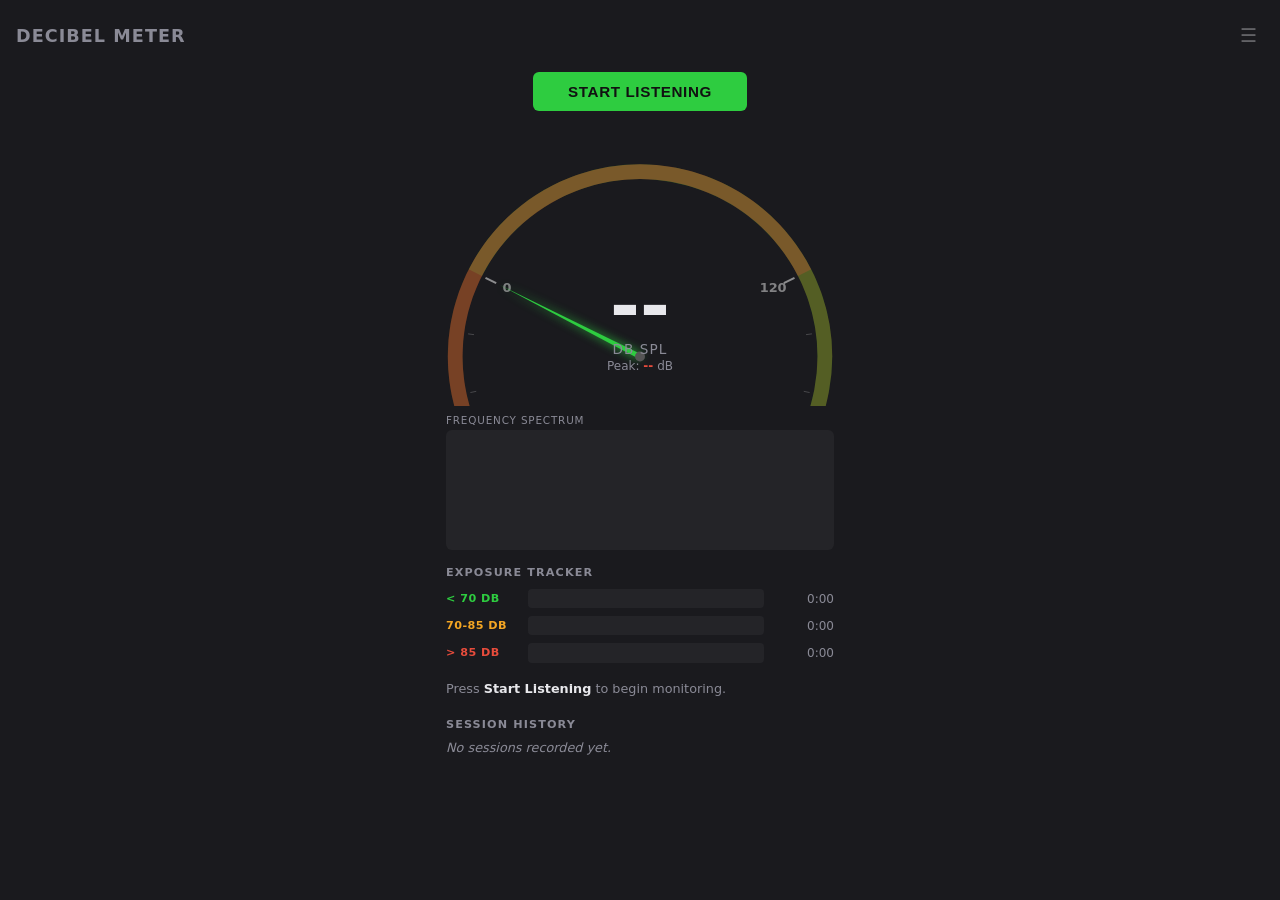
<file: apps/decibel/index.html>
<!DOCTYPE html>
<html lang="en">
<head>
<meta charset="UTF-8">
<meta name="viewport" content="width=device-width, initial-scale=1.0, user-scalable=no">
<title>Decibel Meter + Exposure Tracker</title>
<link rel="icon" href="data:image/svg+xml,<svg xmlns='http://www.w3.org/2000/svg' viewBox='0 0 100 100'><text y='.9em' font-size='90'>🔊</text></svg>">
<link rel="stylesheet" href="../shared/menu.css">
<style>
  *, *::before, *::after { box-sizing: border-box; margin: 0; padding: 0; }

  :root {
    --bg: #1a1a1e;
    --surface: #242428;
    --surface2: #2e2e34;
    --border: #3a3a42;
    --text: #e8e8ec;
    --text-dim: #8a8a96;
    --green: #2ecc40;
    --yellow: #f5a623;
    --red: #e74c3c;
    --green-dim: rgba(46,204,64,0.15);
    --yellow-dim: rgba(245,166,35,0.15);
    --red-dim: rgba(231,76,60,0.15);
  }

  body {
    font-family: -apple-system, BlinkMacSystemFont, 'Segoe UI', system-ui, sans-serif;
    background: var(--bg);
    color: var(--text);
    min-height: 100vh;
    overflow-x: hidden;
    padding-bottom: 4rem;
    -webkit-font-smoothing: antialiased;
  }

  .header {
    text-align: center;
    padding: 1.25rem 1rem 0.75rem;
  }
  .header h1 {
    font-size: 1.1rem;
    font-weight: 600;
    letter-spacing: 0.06em;
    text-transform: uppercase;
    color: var(--text-dim);
  }

  /* Start Button */
  .start-section {
    text-align: center;
    padding: 0.5rem 0;
  }
  .btn-start {
    background: var(--green);
    color: #111;
    border: none;
    padding: 0.7rem 2.2rem;
    border-radius: 6px;
    font-size: 0.95rem;
    font-weight: 700;
    cursor: pointer;
    letter-spacing: 0.04em;
    text-transform: uppercase;
    transition: background 0.2s, transform 0.1s;
  }
  .btn-start:hover { transform: scale(1.03); }
  .btn-start:active { transform: scale(0.98); }
  .btn-start.active {
    background: var(--red);
    color: #fff;
  }

  /* Gauge */
  .gauge-container {
    position: relative;
    width: 100%;
    max-width: 380px;
    margin: 0.75rem auto 0;
    aspect-ratio: 1.6 / 1;
  }
  .gauge-canvas {
    width: 100%;
    height: 100%;
    display: block;
  }
  .db-readout {
    position: absolute;
    bottom: 12%;
    left: 50%;
    transform: translateX(-50%);
    text-align: center;
  }
  .db-value {
    font-size: 3.5rem;
    font-weight: 800;
    font-variant-numeric: tabular-nums;
    line-height: 1;
    transition: color 0.15s;
  }
  .db-unit {
    font-size: 0.85rem;
    color: var(--text-dim);
    font-weight: 500;
    letter-spacing: 0.08em;
    text-transform: uppercase;
  }
  .peak-readout {
    font-size: 0.75rem;
    color: var(--text-dim);
    margin-top: 0.15rem;
  }
  .peak-readout span { color: var(--red); font-weight: 600; }

  /* Spectrum */
  .spectrum-container {
    max-width: 420px;
    margin: 0.5rem auto;
    padding: 0 1rem;
  }
  .spectrum-label {
    font-size: 0.65rem;
    text-transform: uppercase;
    letter-spacing: 0.08em;
    color: var(--text-dim);
    margin-bottom: 0.25rem;
  }
  .spectrum-canvas {
    width: 100%;
    height: 100px;
    border-radius: 6px;
    background: var(--surface);
    display: block;
  }

  /* Exposure */
  .exposure-section {
    max-width: 420px;
    margin: 1rem auto;
    padding: 0 1rem;
  }
  .section-title {
    font-size: 0.7rem;
    text-transform: uppercase;
    letter-spacing: 0.1em;
    color: var(--text-dim);
    margin-bottom: 0.6rem;
    font-weight: 600;
  }
  .zone-bars {
    display: flex;
    flex-direction: column;
    gap: 0.5rem;
  }
  .zone-row {
    display: flex;
    align-items: center;
    gap: 0.6rem;
  }
  .zone-label {
    font-size: 0.7rem;
    font-weight: 600;
    width: 4.5rem;
    flex-shrink: 0;
    text-transform: uppercase;
    letter-spacing: 0.04em;
  }
  .zone-label.green { color: var(--green); }
  .zone-label.yellow { color: var(--yellow); }
  .zone-label.red { color: var(--red); }
  .zone-bar-bg {
    flex: 1;
    height: 1.2rem;
    background: var(--surface);
    border-radius: 4px;
    overflow: hidden;
    position: relative;
  }
  .zone-bar-fill {
    height: 100%;
    border-radius: 4px;
    transition: width 0.5s ease;
    width: 0%;
  }
  .zone-bar-fill.green { background: var(--green); }
  .zone-bar-fill.yellow { background: var(--yellow); }
  .zone-bar-fill.red { background: var(--red); }
  .zone-time {
    font-size: 0.75rem;
    font-variant-numeric: tabular-nums;
    width: 3.8rem;
    text-align: right;
    flex-shrink: 0;
    color: var(--text-dim);
  }

  /* Warning */
  .warning-box {
    max-width: 420px;
    margin: 0.75rem auto;
    padding: 0 1rem;
    display: none;
  }
  .warning-box.visible { display: block; }
  .warning-inner {
    background: var(--red-dim);
    border: 1px solid rgba(231,76,60,0.35);
    border-radius: 6px;
    padding: 0.65rem 0.85rem;
    font-size: 0.8rem;
    color: var(--red);
    font-weight: 500;
    line-height: 1.45;
  }

  /* Session Summary */
  .session-summary {
    max-width: 420px;
    margin: 0.75rem auto;
    padding: 0 1rem;
  }
  .summary-text {
    font-size: 0.8rem;
    color: var(--text-dim);
    line-height: 1.5;
  }
  .summary-text strong {
    color: var(--text);
  }

  /* History */
  .history-section {
    max-width: 420px;
    margin: 1.25rem auto;
    padding: 0 1rem;
  }
  .history-empty {
    font-size: 0.8rem;
    color: var(--text-dim);
    font-style: italic;
  }
  .history-list {
    display: flex;
    flex-direction: column;
    gap: 0.5rem;
  }
  .history-card {
    background: var(--surface);
    border: 1px solid var(--border);
    border-radius: 6px;
    padding: 0.65rem 0.85rem;
    display: grid;
    grid-template-columns: 1fr auto;
    gap: 0.15rem 1rem;
  }
  .history-date {
    font-size: 0.75rem;
    color: var(--text-dim);
  }
  .history-duration {
    font-size: 0.75rem;
    color: var(--text-dim);
    text-align: right;
  }
  .history-stats {
    grid-column: 1 / -1;
    display: flex;
    gap: 1.2rem;
    font-size: 0.75rem;
    margin-top: 0.15rem;
  }
  .history-stat-label {
    color: var(--text-dim);
  }
  .history-stat-val {
    font-weight: 700;
    font-variant-numeric: tabular-nums;
  }
  .history-stat-val.peak { color: var(--red); }
  .history-stat-val.avg { color: var(--yellow); }
  .history-exposure {
    font-size: 0.7rem;
    color: var(--red);
    grid-column: 1 / -1;
    margin-top: 0.1rem;
  }

  .clear-history {
    background: none;
    border: 1px solid var(--border);
    color: var(--text-dim);
    padding: 0.4rem 1rem;
    border-radius: 4px;
    font-size: 0.7rem;
    cursor: pointer;
    margin-top: 0.6rem;
    text-transform: uppercase;
    letter-spacing: 0.06em;
  }
  .clear-history:hover { border-color: var(--red); color: var(--red); }

  @media (min-width: 500px) {
    .db-value { font-size: 4.5rem; }
    .gauge-container { max-width: 440px; }
    .spectrum-canvas { height: 120px; }
  }
</style>
</head>
<body>

<div class="header" style="display:flex;align-items:center;justify-content:space-between">
  <h1>Decibel Meter</h1>
</div>

<div class="start-section">
  <button class="btn-start" id="btnStart">Start Listening</button>
</div>

<div class="gauge-container">
  <canvas class="gauge-canvas" id="gaugeCanvas"></canvas>
  <div class="db-readout">
    <div class="db-value" id="dbValue">--</div>
    <div class="db-unit">dB SPL</div>
    <div class="peak-readout">Peak: <span id="peakValue">--</span> dB</div>
  </div>
</div>

<div class="spectrum-container">
  <div class="spectrum-label">Frequency Spectrum</div>
  <canvas class="spectrum-canvas" id="spectrumCanvas"></canvas>
</div>

<div class="exposure-section">
  <div class="section-title">Exposure Tracker</div>
  <div class="zone-bars">
    <div class="zone-row">
      <div class="zone-label green">&lt; 70 dB</div>
      <div class="zone-bar-bg"><div class="zone-bar-fill green" id="barGreen"></div></div>
      <div class="zone-time" id="timeGreen">0:00</div>
    </div>
    <div class="zone-row">
      <div class="zone-label yellow">70-85 dB</div>
      <div class="zone-bar-bg"><div class="zone-bar-fill yellow" id="barYellow"></div></div>
      <div class="zone-time" id="timeYellow">0:00</div>
    </div>
    <div class="zone-row">
      <div class="zone-label red">&gt; 85 dB</div>
      <div class="zone-bar-bg"><div class="zone-bar-fill red" id="barRed"></div></div>
      <div class="zone-time" id="timeRed">0:00</div>
    </div>
  </div>
</div>

<div class="warning-box" id="warningBox">
  <div class="warning-inner" id="warningText"></div>
</div>

<div class="session-summary">
  <div class="summary-text" id="summaryText">Press <strong>Start Listening</strong> to begin monitoring.</div>
</div>

<div class="history-section">
  <div class="section-title">Session History</div>
  <div id="historyList"></div>
</div>
<script>
(function() {
  // Elements
  const btnStart = document.getElementById('btnStart');
  const dbValueEl = document.getElementById('dbValue');
  const peakValueEl = document.getElementById('peakValue');
  const gaugeCanvas = document.getElementById('gaugeCanvas');
  const spectrumCanvas = document.getElementById('spectrumCanvas');
  const barGreen = document.getElementById('barGreen');
  const barYellow = document.getElementById('barYellow');
  const barRed = document.getElementById('barRed');
  const timeGreen = document.getElementById('timeGreen');
  const timeYellow = document.getElementById('timeYellow');
  const timeRed = document.getElementById('timeRed');
  const warningBox = document.getElementById('warningBox');
  const warningText = document.getElementById('warningText');
  const summaryText = document.getElementById('summaryText');
  const historyList = document.getElementById('historyList');

  // State
  let audioCtx = null;
  let analyser = null;
  let micStream = null;
  let running = false;
  let animFrame = null;
  let peakDb = 0;
  let peakHoldDb = 0;
  let peakHoldTimer = 0;
  let sessionStart = null;
  let dbSamples = [];

  // Exposure tracking (in seconds)
  let exposure = { green: 0, yellow: 0, red: 0 };
  let lastTick = null;

  // OSHA/NIOSH limits: dB level -> max hours
  const exposureLimits = [
    { db: 85, hours: 8, label: '85 dB / 8 hours' },
    { db: 88, hours: 4, label: '88 dB / 4 hours' },
    { db: 91, hours: 2, label: '91 dB / 2 hours' },
    { db: 94, hours: 1, label: '94 dB / 1 hour' },
    { db: 97, hours: 0.5, label: '97 dB / 30 min' },
    { db: 100, hours: 0.25, label: '100 dB / 15 min' },
  ];

  // Gauge drawing
  const gCtx = gaugeCanvas.getContext('2d');
  const sCtx = spectrumCanvas.getContext('2d');

  function resizeCanvas(canvas, ctx) {
    const rect = canvas.getBoundingClientRect();
    const dpr = window.devicePixelRatio || 1;
    canvas.width = rect.width * dpr;
    canvas.height = rect.height * dpr;
    ctx.setTransform(dpr, 0, 0, dpr, 0, 0);
    return { w: rect.width, h: rect.height };
  }

  function drawGauge(db) {
    const { w, h } = resizeCanvas(gaugeCanvas, gCtx);
    const cx = w / 2;
    const cy = h * 0.82;
    const r = Math.min(w * 0.42, h * 0.72);
    const startAngle = Math.PI * 1.15;
    const endAngle = Math.PI * -0.15;
    const totalSweep = endAngle - startAngle; // negative since we go clockwise visually

    gCtx.clearRect(0, 0, w, h);

    // Draw arc zones
    const lineW = r * 0.08;
    gCtx.lineCap = 'butt';
    gCtx.lineWidth = lineW;

    // Green: 0-70 (0% to 58.3%)
    // Yellow: 70-85 (58.3% to 70.8%)
    // Red: 85-120 (70.8% to 100%)
    const zones = [
      { start: 0, end: 70/120, color: '#2ecc40' },
      { start: 70/120, end: 85/120, color: '#f5a623' },
      { start: 85/120, end: 1, color: '#e74c3c' },
    ];

    zones.forEach(z => {
      gCtx.beginPath();
      gCtx.arc(cx, cy, r, startAngle + totalSweep * z.start, startAngle + totalSweep * z.end, false);
      gCtx.strokeStyle = z.color;
      gCtx.globalAlpha = 0.25;
      gCtx.stroke();
    });

    // Active arc (filled portion)
    const clampedDb = Math.max(0, Math.min(120, db));
    const fraction = clampedDb / 120;
    const currentAngle = startAngle + totalSweep * fraction;

    zones.forEach(z => {
      const zStart = startAngle + totalSweep * z.start;
      const zEnd = startAngle + totalSweep * Math.min(z.end, fraction);
      if (fraction > z.start) {
        gCtx.beginPath();
        gCtx.arc(cx, cy, r, zStart, zEnd, false);
        gCtx.strokeStyle = z.color;
        gCtx.globalAlpha = 0.85;
        gCtx.stroke();
      }
    });

    gCtx.globalAlpha = 1;

    // Tick marks
    for (let i = 0; i <= 12; i++) {
      const t = i / 12;
      const angle = startAngle + totalSweep * t;
      const inner = r - lineW / 2 - 4;
      const outer = r - lineW / 2 - (i % 3 === 0 ? 16 : 10);
      gCtx.beginPath();
      gCtx.moveTo(cx + Math.cos(angle) * inner, cy + Math.sin(angle) * inner);
      gCtx.lineTo(cx + Math.cos(angle) * outer, cy + Math.sin(angle) * outer);
      gCtx.strokeStyle = i % 3 === 0 ? 'rgba(255,255,255,0.5)' : 'rgba(255,255,255,0.2)';
      gCtx.lineWidth = i % 3 === 0 ? 2 : 1;
      gCtx.stroke();

      // Labels for major ticks
      if (i % 3 === 0) {
        const lbl = Math.round(i * 10);
        const lr = outer - 12;
        gCtx.font = `600 ${Math.max(9, r * 0.07)}px system-ui, sans-serif`;
        gCtx.fillStyle = 'rgba(255,255,255,0.45)';
        gCtx.textAlign = 'center';
        gCtx.textBaseline = 'middle';
        gCtx.fillText(lbl, cx + Math.cos(angle) * lr, cy + Math.sin(angle) * lr);
      }
    }

    // Needle
    const needleLen = r - lineW / 2 - 20;
    gCtx.save();
    gCtx.translate(cx, cy);
    gCtx.rotate(currentAngle);
    gCtx.beginPath();
    gCtx.moveTo(0, -2.5);
    gCtx.lineTo(needleLen, 0);
    gCtx.lineTo(0, 2.5);
    gCtx.closePath();
    const needleColor = db < 70 ? '#2ecc40' : db < 85 ? '#f5a623' : '#e74c3c';
    gCtx.fillStyle = needleColor;
    gCtx.shadowColor = needleColor;
    gCtx.shadowBlur = 10;
    gCtx.fill();
    gCtx.restore();

    // Needle center dot
    gCtx.beginPath();
    gCtx.arc(cx, cy, 5, 0, Math.PI * 2);
    gCtx.fillStyle = '#555';
    gCtx.fill();

    // Peak hold indicator
    if (peakHoldDb > 0) {
      const peakFraction = Math.max(0, Math.min(1, peakHoldDb / 120));
      const peakAngle = startAngle + totalSweep * peakFraction;
      const pi1 = r - lineW / 2 - 2;
      const pi2 = r + lineW / 2 + 2;
      gCtx.beginPath();
      gCtx.moveTo(cx + Math.cos(peakAngle) * pi1, cy + Math.sin(peakAngle) * pi1);
      gCtx.lineTo(cx + Math.cos(peakAngle) * pi2, cy + Math.sin(peakAngle) * pi2);
      gCtx.strokeStyle = '#e74c3c';
      gCtx.lineWidth = 2.5;
      gCtx.stroke();
    }
  }

  // Spectrum drawing
  function drawSpectrum(dataArray) {
    const { w, h } = resizeCanvas(spectrumCanvas, sCtx);
    sCtx.clearRect(0, 0, w, h);

    if (!dataArray) return;

    const barCount = Math.min(dataArray.length, 64);
    const step = Math.floor(dataArray.length / barCount);
    const barW = (w - barCount) / barCount;
    const gap = 1;

    for (let i = 0; i < barCount; i++) {
      // Average a few bins for smoother look
      let sum = 0;
      for (let j = 0; j < step; j++) {
        sum += dataArray[i * step + j];
      }
      const val = sum / step / 255;
      const barH = val * h * 0.95;

      const x = i * (barW + gap);

      // Color gradient based on frequency
      let color;
      const t = i / barCount;
      if (t < 0.33) {
        color = `rgba(46, 204, 64, ${0.5 + val * 0.5})`;
      } else if (t < 0.66) {
        color = `rgba(245, 166, 35, ${0.5 + val * 0.5})`;
      } else {
        color = `rgba(231, 76, 60, ${0.5 + val * 0.5})`;
      }

      sCtx.fillStyle = color;

      // Rounded top
      const radius = Math.min(barW / 2, 3);
      const y = h - barH;
      sCtx.beginPath();
      sCtx.moveTo(x, h);
      sCtx.lineTo(x, y + radius);
      sCtx.quadraticCurveTo(x, y, x + radius, y);
      sCtx.lineTo(x + barW - radius, y);
      sCtx.quadraticCurveTo(x + barW, y, x + barW, y + radius);
      sCtx.lineTo(x + barW, h);
      sCtx.closePath();
      sCtx.fill();
    }
  }

  // dB calculation from analyser
  function getDb() {
    if (!analyser) return 0;
    const buf = new Float32Array(analyser.fftSize);
    analyser.getFloatTimeDomainData(buf);
    let sum = 0;
    for (let i = 0; i < buf.length; i++) {
      sum += buf[i] * buf[i];
    }
    const rms = Math.sqrt(sum / buf.length);
    // Convert to dB, calibrate roughly (mic sensitivity varies)
    // Using a reference that maps typical browser mic levels to ~60-90 dB range
    let db = 20 * Math.log10(rms + 1e-10);
    // Offset to approximate SPL (rough calibration)
    db = db + 94; // typical calibration offset
    return Math.max(0, Math.min(130, db));
  }

  function getFrequencyData() {
    if (!analyser) return null;
    const data = new Uint8Array(analyser.frequencyBinCount);
    analyser.getByteFrequencyData(data);
    return data;
  }

  // Format seconds to m:ss or h:mm:ss
  function fmtTime(sec) {
    sec = Math.floor(sec);
    if (sec < 3600) {
      const m = Math.floor(sec / 60);
      const s = sec % 60;
      return m + ':' + String(s).padStart(2, '0');
    }
    const h = Math.floor(sec / 3600);
    const m = Math.floor((sec % 3600) / 60);
    const s = sec % 60;
    return h + ':' + String(m).padStart(2, '0') + ':' + String(s).padStart(2, '0');
  }

  function fmtTimeLong(sec) {
    sec = Math.floor(sec);
    const h = Math.floor(sec / 3600);
    const m = Math.floor((sec % 3600) / 60);
    const s = sec % 60;
    const parts = [];
    if (h > 0) parts.push(h + (h === 1 ? ' hour' : ' hours'));
    if (m > 0) parts.push(m + (m === 1 ? ' minute' : ' minutes'));
    if (parts.length === 0) parts.push(s + ' seconds');
    return parts.join(', ');
  }

  // Update exposure display
  function updateExposure() {
    const total = exposure.green + exposure.yellow + exposure.red;
    if (total === 0) {
      barGreen.style.width = '0%';
      barYellow.style.width = '0%';
      barRed.style.width = '0%';
    } else {
      barGreen.style.width = (exposure.green / total * 100) + '%';
      barYellow.style.width = (exposure.yellow / total * 100) + '%';
      barRed.style.width = (exposure.red / total * 100) + '%';
    }
    timeGreen.textContent = fmtTime(exposure.green);
    timeYellow.textContent = fmtTime(exposure.yellow);
    timeRed.textContent = fmtTime(exposure.red);
  }

  // Check exposure warnings
  function checkWarnings() {
    const dangerousSeconds = exposure.red; // time above 85 dB
    let warning = '';

    // Find the most relevant OSHA limit
    // For simplicity, we check against 85 dB / 8 hr since we track cumulative >85dB
    const pct85 = (dangerousSeconds / (8 * 3600)) * 100;
    if (pct85 >= 100) {
      warning = 'OSHA limit EXCEEDED: You have surpassed the 8-hour exposure limit at 85+ dB. Hearing protection required immediately!';
    } else if (pct85 >= 75) {
      warning = 'WARNING: You have reached ' + Math.round(pct85) + '% of the OSHA 8-hour exposure limit at 85+ dB. Consider taking a break or using hearing protection.';
    } else if (pct85 >= 50) {
      warning = 'Caution: You have reached ' + Math.round(pct85) + '% of the OSHA 8-hour exposure limit at 85+ dB.';
    } else if (dangerousSeconds >= 15 * 60) {
      // 15 min above 85dB
      warning = 'You have been above 85 dB for ' + fmtTimeLong(dangerousSeconds) + '. Consider hearing protection.';
    }

    if (warning) {
      warningBox.classList.add('visible');
      warningText.textContent = warning;
    } else {
      warningBox.classList.remove('visible');
    }
  }

  // Update session summary
  function updateSummary() {
    if (!sessionStart) return;
    const duration = (Date.now() - sessionStart) / 1000;
    const avg = dbSamples.length > 0 ? (dbSamples.reduce((a, b) => a + b, 0) / dbSamples.length) : 0;

    let parts = [];
    parts.push('Session: <strong>' + fmtTimeLong(duration) + '</strong>');
    parts.push('Avg: <strong>' + avg.toFixed(1) + ' dB</strong>');
    if (exposure.red > 0) {
      parts.push('Above 85 dB: <strong>' + fmtTimeLong(exposure.red) + '</strong>');
    }
    summaryText.innerHTML = parts.join(' &bull; ');
  }

  // Main loop
  function loop() {
    if (!running) return;

    const db = getDb();
    const freqData = getFrequencyData();
    const now = performance.now();

    // dB display
    const displayDb = db.toFixed(0);
    dbValueEl.textContent = displayDb;
    dbValueEl.style.color = db < 70 ? 'var(--green)' : db < 85 ? 'var(--yellow)' : 'var(--red)';

    // Peak hold
    if (db > peakHoldDb) {
      peakHoldDb = db;
      peakHoldTimer = now;
    } else if (now - peakHoldTimer > 2000) {
      peakHoldDb = Math.max(db, peakHoldDb - 0.5);
    }

    if (db > peakDb) peakDb = db;
    peakValueEl.textContent = peakDb.toFixed(1);

    // Sample for avg
    dbSamples.push(db);
    if (dbSamples.length > 100000) dbSamples = dbSamples.slice(-50000);

    // Exposure tracking
    if (lastTick) {
      const dt = (now - lastTick) / 1000;
      if (db < 70) exposure.green += dt;
      else if (db < 85) exposure.yellow += dt;
      else exposure.red += dt;
    }
    lastTick = now;

    drawGauge(db);
    drawSpectrum(freqData);

    // Update exposure display every ~500ms
    if (Math.floor(now / 500) !== Math.floor((now - 16) / 500)) {
      updateExposure();
      checkWarnings();
      updateSummary();
    }

    animFrame = requestAnimationFrame(loop);
  }

  // Start / Stop
  async function startListening() {
    if (running) {
      stopListening(true);
      return;
    }

    try {
      micStream = await navigator.mediaDevices.getUserMedia({ audio: true });
      audioCtx = new (window.AudioContext || window.webkitAudioContext)();
      const source = audioCtx.createMediaStreamSource(micStream);
      analyser = audioCtx.createAnalyser();
      analyser.fftSize = 2048;
      analyser.smoothingTimeConstant = 0.8;
      source.connect(analyser);

      running = true;
      sessionStart = Date.now();
      peakDb = 0;
      peakHoldDb = 0;
      dbSamples = [];
      exposure = { green: 0, yellow: 0, red: 0 };
      lastTick = null;

      btnStart.textContent = 'Stop';
      btnStart.classList.add('active');

      loop();
    } catch (e) {
      alert('Microphone access is required. Please allow microphone permissions and try again.');
      console.error(e);
    }
  }

  function stopListening(save) {
    running = false;
    if (animFrame) cancelAnimationFrame(animFrame);

    if (micStream) {
      micStream.getTracks().forEach(t => t.stop());
      micStream = null;
    }
    if (audioCtx) {
      audioCtx.close();
      audioCtx = null;
      analyser = null;
    }

    btnStart.textContent = 'Start Listening';
    btnStart.classList.remove('active');

    // Save session
    if (save && sessionStart) {
      const duration = (Date.now() - sessionStart) / 1000;
      if (duration > 5) { // Only save sessions > 5 seconds
        const avg = dbSamples.length > 0 ? (dbSamples.reduce((a, b) => a + b, 0) / dbSamples.length) : 0;
        const session = {
          date: sessionStart,
          duration: Math.round(duration),
          maxDb: Math.round(peakDb * 10) / 10,
          avgDb: Math.round(avg * 10) / 10,
          exposureRed: Math.round(exposure.red),
        };
        saveSession(session);
        renderHistory();
      }
    }

    // Reset display
    dbValueEl.textContent = '--';
    dbValueEl.style.color = '';
    peakValueEl.textContent = '--';
    drawGauge(0);
    drawSpectrum(null);
    summaryText.innerHTML = 'Session ended. Press <strong>Start Listening</strong> to begin a new session.';
  }

  // LocalStorage sessions
  function getSessions() {
    try {
      return JSON.parse(localStorage.getItem('db_sessions') || '[]');
    } catch { return []; }
  }

  function saveSession(session) {
    const sessions = getSessions();
    sessions.unshift(session);
    // Keep last 20
    if (sessions.length > 20) sessions.length = 20;
    localStorage.setItem('db_sessions', JSON.stringify(sessions));
  }

  function clearSessions() {
    localStorage.removeItem('db_sessions');
    renderHistory();
  }

  function renderHistory() {
    const sessions = getSessions();
    if (sessions.length === 0) {
      historyList.innerHTML = '<div class="history-empty">No sessions recorded yet.</div>';
      return;
    }

    // Show last 5
    const show = sessions.slice(0, 5);
    let html = '<div class="history-list">';
    show.forEach(s => {
      const d = new Date(s.date);
      const dateStr = d.toLocaleDateString(undefined, { month: 'short', day: 'numeric', year: 'numeric' });
      const timeStr = d.toLocaleTimeString(undefined, { hour: '2-digit', minute: '2-digit' });
      html += `<div class="history-card">
        <div class="history-date">${dateStr} ${timeStr}</div>
        <div class="history-duration">${fmtTime(s.duration)}</div>
        <div class="history-stats">
          <span><span class="history-stat-label">Peak </span><span class="history-stat-val peak">${s.maxDb} dB</span></span>
          <span><span class="history-stat-label">Avg </span><span class="history-stat-val avg">${s.avgDb} dB</span></span>
        </div>
        ${s.exposureRed > 0 ? `<div class="history-exposure">Above 85 dB for ${fmtTimeLong(s.exposureRed)}</div>` : ''}
      </div>`;
    });
    html += '</div>';
    html += '<button class="clear-history" id="clearHistory">Clear History</button>';
    historyList.innerHTML = html;

    document.getElementById('clearHistory').addEventListener('click', () => {
      if (confirm('Clear all session history?')) clearSessions();
    });
  }

  // Init
  btnStart.addEventListener('click', startListening);
  drawGauge(0);
  drawSpectrum(null);
  renderHistory();

  // Handle resize
  window.addEventListener('resize', () => {
    if (!running) {
      drawGauge(0);
      drawSpectrum(null);
    }
  });
})();
</script>
<script>
window.APP_CHANGELOG = `
<h4>Original Request</h4>
<p class="prompt">&ldquo;Give me some ideas of useful or fun apps for men, simple apps for now.&rdquo;</p>
<p>Among those 12, <strong>Decibel Meter</strong> was specified with:</p>
<ul>
<li>Real-time dB SPL display via microphone input</li>
<li>Frequency spectrum analyzer</li>
<li>Cumulative noise exposure tracker (OSHA limits)</li>
</ul>
<h4>Changes</h4>
<ul>
<li class="done" data-date="2026-02-14">Initial build &mdash; meter, spectrum, exposure tracking</li>
</ul>
`;
</script>
<script src="../shared/menu.js"></script>
</body>
</html>
</file>
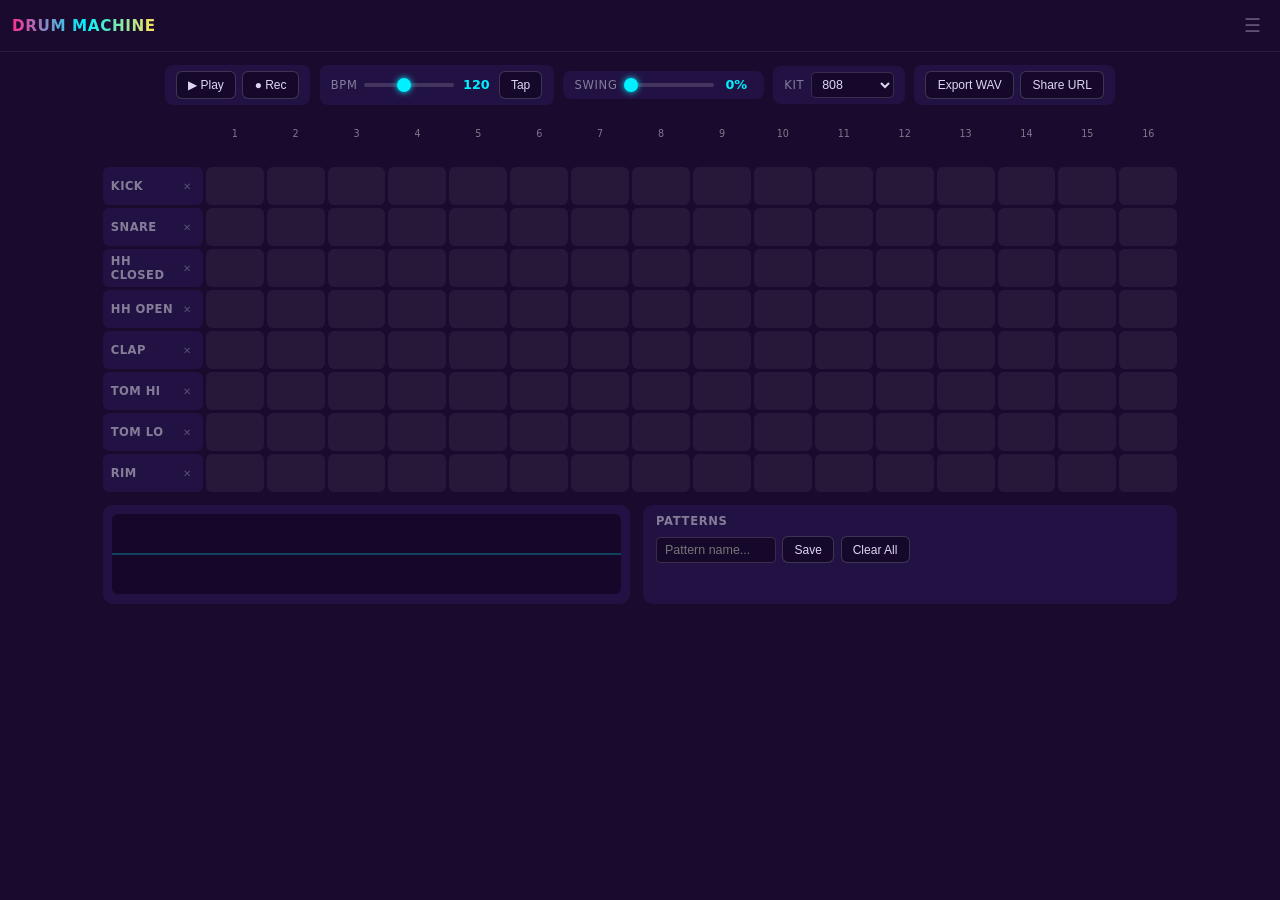
<file: apps/drums/index.html>
<!DOCTYPE html>
<html lang="en">
<head>
<meta charset="UTF-8">
<meta name="viewport" content="width=device-width, initial-scale=1.0">
<title>Drum Machine + Loop Station</title>
<link rel="icon" href="data:image/svg+xml,<svg xmlns='http://www.w3.org/2000/svg' viewBox='0 0 100 100'><text y='.9em' font-size='90'>🥁</text></svg>">
<link rel="stylesheet" href="../shared/menu.css">
<style>
*, *::before, *::after { box-sizing: border-box; margin: 0; padding: 0; }

:root {
  --bg: #1a0a2e;
  --bg2: #16082b;
  --bg3: #221244;
  --neon-pink: #ff2d95;
  --neon-cyan: #00f0ff;
  --neon-yellow: #ffe156;
  --neon-green: #39ff14;
  --neon-purple: #b44dff;
  --neon-orange: #ff6e27;
  --text: #e0d6f0;
  --text-dim: rgba(255,255,255,0.45);
  --cell-off: rgba(255,255,255,0.06);
  --cell-hover: rgba(255,255,255,0.12);
}

body {
  background: var(--bg);
  color: var(--text);
  font-family: 'Segoe UI', system-ui, -apple-system, sans-serif;
  min-height: 100vh;
  overflow-x: hidden;
  padding-bottom: 4rem;
}

h1 {
  text-align: center;
  padding: 1.2rem 0 0.3rem;
  font-size: 1.6rem;
  font-weight: 700;
  background: linear-gradient(90deg, var(--neon-pink), var(--neon-cyan), var(--neon-yellow));
  -webkit-background-clip: text;
  -webkit-text-fill-color: transparent;
  background-clip: text;
  letter-spacing: 0.03em;
}

.controls {
  display: flex;
  flex-wrap: wrap;
  gap: 0.6rem;
  justify-content: center;
  align-items: center;
  padding: 0.8rem 1rem;
  max-width: 1100px;
  margin: 0 auto;
}

.control-group {
  display: flex;
  align-items: center;
  gap: 0.4rem;
  background: var(--bg3);
  border-radius: 8px;
  padding: 0.4rem 0.7rem;
}

.control-group label {
  font-size: 0.72rem;
  text-transform: uppercase;
  letter-spacing: 0.06em;
  color: var(--text-dim);
  white-space: nowrap;
}

.control-group span.value {
  font-size: 0.8rem;
  font-weight: 600;
  color: var(--neon-cyan);
  min-width: 2.5em;
  text-align: center;
}

input[type="range"] {
  -webkit-appearance: none;
  appearance: none;
  height: 4px;
  background: rgba(255,255,255,0.15);
  border-radius: 2px;
  outline: none;
  width: 90px;
}

input[type="range"]::-webkit-slider-thumb {
  -webkit-appearance: none;
  width: 14px; height: 14px;
  border-radius: 50%;
  background: var(--neon-cyan);
  cursor: pointer;
  box-shadow: 0 0 6px var(--neon-cyan);
}

input[type="range"]::-moz-range-thumb {
  width: 14px; height: 14px;
  border-radius: 50%;
  background: var(--neon-cyan);
  cursor: pointer;
  border: none;
  box-shadow: 0 0 6px var(--neon-cyan);
}

select {
  background: var(--bg2);
  color: var(--text);
  border: 1px solid rgba(255,255,255,0.15);
  border-radius: 5px;
  padding: 0.25rem 0.4rem;
  font-size: 0.78rem;
  outline: none;
  cursor: pointer;
}

select:focus { border-color: var(--neon-cyan); }

button {
  background: var(--bg2);
  color: var(--text);
  border: 1px solid rgba(255,255,255,0.18);
  border-radius: 6px;
  padding: 0.35rem 0.7rem;
  font-size: 0.75rem;
  cursor: pointer;
  transition: all 0.15s;
  white-space: nowrap;
}

button:hover { border-color: var(--neon-cyan); color: #fff; }

button.active {
  background: var(--neon-pink);
  border-color: var(--neon-pink);
  color: #fff;
  box-shadow: 0 0 10px rgba(255,45,149,0.4);
}

button.play-btn.active {
  background: var(--neon-green);
  border-color: var(--neon-green);
  box-shadow: 0 0 10px rgba(57,255,20,0.4);
}

button.rec-btn.active {
  background: #ff3333;
  border-color: #ff3333;
  box-shadow: 0 0 12px rgba(255,50,50,0.5);
  animation: pulse-rec 1s ease infinite;
}

@keyframes pulse-rec {
  0%, 100% { box-shadow: 0 0 8px rgba(255,50,50,0.4); }
  50% { box-shadow: 0 0 18px rgba(255,50,50,0.7); }
}

.grid-wrapper {
  max-width: 1100px;
  margin: 0.5rem auto;
  padding: 0 0.8rem;
  overflow-x: auto;
  -webkit-overflow-scrolling: touch;
}

.grid-wrapper::-webkit-scrollbar { height: 6px; }
.grid-wrapper::-webkit-scrollbar-track { background: transparent; }
.grid-wrapper::-webkit-scrollbar-thumb { background: rgba(255,255,255,0.15); border-radius: 3px; }

.grid {
  display: grid;
  grid-template-columns: 100px repeat(16, 1fr);
  gap: 3px;
  min-width: 700px;
}

.grid .label {
  display: flex;
  align-items: center;
  justify-content: space-between;
  padding: 0 0.5rem;
  height: 38px;
  font-size: 0.72rem;
  font-weight: 600;
  text-transform: uppercase;
  letter-spacing: 0.04em;
  color: var(--text-dim);
  border-radius: 6px;
  background: var(--bg3);
}

.grid .label .clear-row {
  background: none;
  border: none;
  color: rgba(255,255,255,0.25);
  font-size: 0.65rem;
  cursor: pointer;
  padding: 2px 4px;
  border-radius: 3px;
}

.grid .label .clear-row:hover { color: #ff5555; background: rgba(255,85,85,0.15); }

.step-nums {
  display: contents;
}

.step-num {
  text-align: center;
  font-size: 0.6rem;
  color: var(--text-dim);
  padding: 2px 0;
}

.cell {
  width: 100%;
  height: 38px;
  border-radius: 6px;
  background: var(--cell-off);
  cursor: pointer;
  transition: background 0.1s, box-shadow 0.1s, transform 0.08s;
  position: relative;
}

.cell:hover { background: var(--cell-hover); }

.cell.on {
  box-shadow: 0 0 8px var(--row-color, var(--neon-pink));
}

.cell.current-step {
  outline: 2px solid rgba(255,255,255,0.35);
  outline-offset: -2px;
}

.cell.triggered {
  animation: cell-pulse 0.15s ease-out;
}

@keyframes cell-pulse {
  0% { transform: scale(1.15); filter: brightness(1.5); }
  100% { transform: scale(1); filter: brightness(1); }
}

.row-0 .cell.on, .row-0 .label { --row-color: #ff2d95; }
.row-0 .cell.on { background: rgba(255,45,149,0.55); }
.row-1 .cell.on, .row-1 .label { --row-color: #ff6e27; }
.row-1 .cell.on { background: rgba(255,110,39,0.55); }
.row-2 .cell.on, .row-2 .label { --row-color: #ffe156; }
.row-2 .cell.on { background: rgba(255,225,86,0.5); }
.row-3 .cell.on, .row-3 .label { --row-color: #00f0ff; }
.row-3 .cell.on { background: rgba(0,240,255,0.45); }
.row-4 .cell.on, .row-4 .label { --row-color: #b44dff; }
.row-4 .cell.on { background: rgba(180,77,255,0.5); }
.row-5 .cell.on, .row-5 .label { --row-color: #39ff14; }
.row-5 .cell.on { background: rgba(57,255,20,0.45); }
.row-6 .cell.on, .row-6 .label { --row-color: #ff8800; }
.row-6 .cell.on { background: rgba(255,136,0,0.5); }
.row-7 .cell.on, .row-7 .label { --row-color: #ff4488; }
.row-7 .cell.on { background: rgba(255,68,136,0.5); }

.bottom-section {
  max-width: 1100px;
  margin: 0.8rem auto;
  padding: 0 0.8rem;
  display: flex;
  flex-wrap: wrap;
  gap: 0.8rem;
}

.waveform-container {
  flex: 1;
  min-width: 280px;
  background: var(--bg3);
  border-radius: 10px;
  padding: 0.6rem;
}

.waveform-container canvas {
  width: 100%;
  height: 80px;
  border-radius: 6px;
  display: block;
}

.pattern-section {
  flex: 1;
  min-width: 250px;
  background: var(--bg3);
  border-radius: 10px;
  padding: 0.6rem 0.8rem;
}

.pattern-section h3 {
  font-size: 0.72rem;
  text-transform: uppercase;
  letter-spacing: 0.06em;
  color: var(--text-dim);
  margin-bottom: 0.5rem;
}

.pattern-controls {
  display: flex;
  flex-wrap: wrap;
  gap: 0.4rem;
  align-items: center;
}

.pattern-controls input[type="text"] {
  background: var(--bg2);
  color: var(--text);
  border: 1px solid rgba(255,255,255,0.15);
  border-radius: 5px;
  padding: 0.3rem 0.5rem;
  font-size: 0.78rem;
  outline: none;
  width: 120px;
}

.pattern-controls input[type="text"]:focus { border-color: var(--neon-cyan); }

.saved-patterns {
  margin-top: 0.5rem;
  display: flex;
  flex-wrap: wrap;
  gap: 0.3rem;
}

.saved-patterns button {
  font-size: 0.68rem;
  padding: 0.2rem 0.5rem;
}

.saved-patterns .delete-pattern {
  color: #ff5555;
  border: none;
  background: none;
  padding: 0.2rem;
  font-size: 0.7rem;
  margin-left: -0.2rem;
}

.home-link {
  position: fixed;
  bottom: 1.25rem;
  left: 50%;
  transform: translateX(-50%);
  font-size: 0.8rem;
  color: rgba(255,255,255,0.35);
  text-decoration: none;
  z-index: 10;
  transition: color 0.2s;
}

.home-link:hover { color: rgba(255,255,255,0.7); }

@media (max-width: 600px) {
  h1 { font-size: 1.2rem; }
  .controls { gap: 0.4rem; padding: 0.5rem; }
  .control-group { padding: 0.3rem 0.5rem; }
  input[type="range"] { width: 65px; }
}
</style>
</head>
<body>

<div class="app-header">
  <h1>Drum Machine</h1>
</div>

<div class="controls">
  <div class="control-group">
    <button class="play-btn" id="playBtn">&#9654; Play</button>
    <button class="rec-btn" id="recBtn">&#9679; Rec</button>
  </div>
  <div class="control-group">
    <label>BPM</label>
    <input type="range" id="bpmSlider" min="60" max="200" value="120">
    <span class="value" id="bpmVal">120</span>
    <button id="tapBtn">Tap</button>
  </div>
  <div class="control-group">
    <label>Swing</label>
    <input type="range" id="swingSlider" min="0" max="75" value="0">
    <span class="value" id="swingVal">0%</span>
  </div>
  <div class="control-group">
    <label>Kit</label>
    <select id="kitSelect">
      <option value="808">808</option>
      <option value="acoustic">Acoustic</option>
      <option value="lofi">Lo-fi</option>
    </select>
  </div>
  <div class="control-group">
    <button id="exportBtn">Export WAV</button>
    <button id="shareBtn">Share URL</button>
  </div>
</div>

<div class="grid-wrapper">
  <div class="grid" id="grid"></div>
</div>

<div class="bottom-section">
  <div class="waveform-container">
    <canvas id="waveform"></canvas>
  </div>
  <div class="pattern-section">
    <h3>Patterns</h3>
    <div class="pattern-controls">
      <input type="text" id="patternName" placeholder="Pattern name...">
      <button id="savePatternBtn">Save</button>
      <button id="clearAllBtn">Clear All</button>
    </div>
    <div class="saved-patterns" id="savedPatterns"></div>
  </div>
</div>
<script>
const INSTRUMENTS = ['Kick','Snare','HH Closed','HH Open','Clap','Tom Hi','Tom Lo','Rim'];
const STEPS = 16;
const ROWS = 8;

let grid = Array.from({length: ROWS}, () => new Array(STEPS).fill(false));
let bpm = 120;
let swing = 0;
let currentStep = -1;
let isPlaying = false;
let isRecording = false;
let currentKit = '808';
let audioCtx = null;
let analyser = null;
let masterGain = null;
let nextStepTime = 0;
let timerID = null;
let tapTimes = [];

// Kit presets: each instrument has params that vary by kit
const kits = {
  808: {
    kick:    { freq: 160, decay: 0.45, dropSpeed: 0.07, noiseAmt: 0.15, gain: 1.2 },
    snare:   { noiseDecay: 0.18, toneFreq: 180, toneDecay: 0.08, gain: 0.9 },
    hhc:     { freq: 8000, decay: 0.06, gain: 0.5 },
    hho:     { freq: 7500, decay: 0.35, gain: 0.45 },
    clap:    { decay: 0.15, gain: 0.7 },
    tomHi:   { freq: 300, decay: 0.2, gain: 0.7 },
    tomLo:   { freq: 140, decay: 0.3, gain: 0.8 },
    rim:     { freq: 3500, decay: 0.03, gain: 0.5 },
  },
  acoustic: {
    kick:    { freq: 120, decay: 0.3, dropSpeed: 0.05, noiseAmt: 0.35, gain: 1.0 },
    snare:   { noiseDecay: 0.22, toneFreq: 220, toneDecay: 0.06, gain: 1.0 },
    hhc:     { freq: 9000, decay: 0.04, gain: 0.55 },
    hho:     { freq: 8500, decay: 0.4, gain: 0.5 },
    clap:    { decay: 0.12, gain: 0.6 },
    tomHi:   { freq: 350, decay: 0.18, gain: 0.75 },
    tomLo:   { freq: 160, decay: 0.28, gain: 0.8 },
    rim:     { freq: 4000, decay: 0.025, gain: 0.55 },
  },
  lofi: {
    kick:    { freq: 100, decay: 0.5, dropSpeed: 0.1, noiseAmt: 0.1, gain: 0.8 },
    snare:   { noiseDecay: 0.25, toneFreq: 160, toneDecay: 0.1, gain: 0.65 },
    hhc:     { freq: 6000, decay: 0.07, gain: 0.35 },
    hho:     { freq: 5500, decay: 0.3, gain: 0.3 },
    clap:    { decay: 0.2, gain: 0.45 },
    tomHi:   { freq: 260, decay: 0.25, gain: 0.55 },
    tomLo:   { freq: 120, decay: 0.35, gain: 0.6 },
    rim:     { freq: 2800, decay: 0.04, gain: 0.35 },
  },
};

function initAudio() {
  if (audioCtx) return;
  audioCtx = new (window.AudioContext || window.webkitAudioContext)();
  analyser = audioCtx.createAnalyser();
  analyser.fftSize = 2048;
  masterGain = audioCtx.createGain();
  masterGain.gain.value = 0.8;

  // Lo-fi kit: add bitcrusher-like effect via waveshaper
  masterGain.connect(analyser);
  analyser.connect(audioCtx.destination);
}

function getKit() { return kits[currentKit]; }

function playSound(instrument, ctx, dest, time) {
  const kit = kits[currentKit];
  const t = time;

  // Lofi: slightly reduce gain globally
  const lofiMul = currentKit === 'lofi' ? 0.7 : 1.0;

  switch(instrument) {
    case 0: { // Kick
      const p = kit.kick;
      const osc = ctx.createOscillator();
      const gain = ctx.createGain();
      osc.type = 'sine';
      osc.frequency.setValueAtTime(p.freq, t);
      osc.frequency.exponentialRampToValueAtTime(30, t + p.decay);
      gain.gain.setValueAtTime(p.gain * lofiMul, t);
      gain.gain.exponentialRampToValueAtTime(0.001, t + p.decay + 0.1);
      osc.connect(gain);
      gain.connect(dest);
      osc.start(t);
      osc.stop(t + p.decay + 0.15);

      // noise layer
      const bufSize = ctx.sampleRate * 0.05;
      const buf = ctx.createBuffer(1, bufSize, ctx.sampleRate);
      const data = buf.getChannelData(0);
      for (let i = 0; i < bufSize; i++) data[i] = (Math.random() * 2 - 1) * p.noiseAmt;
      const noise = ctx.createBufferSource();
      noise.buffer = buf;
      const ng = ctx.createGain();
      ng.gain.setValueAtTime(p.noiseAmt * lofiMul, t);
      ng.gain.exponentialRampToValueAtTime(0.001, t + 0.05);
      noise.connect(ng);
      ng.connect(dest);
      noise.start(t);
      noise.stop(t + 0.06);
      break;
    }
    case 1: { // Snare
      const p = kit.snare;
      const bufSize = ctx.sampleRate * p.noiseDecay;
      const buf = ctx.createBuffer(1, bufSize, ctx.sampleRate);
      const data = buf.getChannelData(0);
      for (let i = 0; i < bufSize; i++) data[i] = Math.random() * 2 - 1;
      const noise = ctx.createBufferSource();
      noise.buffer = buf;
      const nf = ctx.createBiquadFilter();
      nf.type = 'highpass';
      nf.frequency.value = 2000;
      const ng = ctx.createGain();
      ng.gain.setValueAtTime(p.gain * lofiMul, t);
      ng.gain.exponentialRampToValueAtTime(0.001, t + p.noiseDecay);
      noise.connect(nf);
      nf.connect(ng);
      ng.connect(dest);
      noise.start(t);
      noise.stop(t + p.noiseDecay + 0.01);

      const osc = ctx.createOscillator();
      osc.type = 'triangle';
      osc.frequency.setValueAtTime(p.toneFreq, t);
      osc.frequency.exponentialRampToValueAtTime(80, t + p.toneDecay);
      const og = ctx.createGain();
      og.gain.setValueAtTime(0.7 * p.gain * lofiMul, t);
      og.gain.exponentialRampToValueAtTime(0.001, t + p.toneDecay);
      osc.connect(og);
      og.connect(dest);
      osc.start(t);
      osc.stop(t + p.toneDecay + 0.01);
      break;
    }
    case 2: { // HH Closed
      const p = kit.hhc;
      const bufSize = ctx.sampleRate * p.decay;
      const buf = ctx.createBuffer(1, bufSize, ctx.sampleRate);
      const data = buf.getChannelData(0);
      for (let i = 0; i < bufSize; i++) data[i] = Math.random() * 2 - 1;
      const noise = ctx.createBufferSource();
      noise.buffer = buf;
      const hp = ctx.createBiquadFilter();
      hp.type = 'highpass';
      hp.frequency.value = p.freq;
      const g = ctx.createGain();
      g.gain.setValueAtTime(p.gain * lofiMul, t);
      g.gain.exponentialRampToValueAtTime(0.001, t + p.decay);
      noise.connect(hp);
      hp.connect(g);
      g.connect(dest);
      noise.start(t);
      noise.stop(t + p.decay + 0.01);
      break;
    }
    case 3: { // HH Open
      const p = kit.hho;
      const bufSize = ctx.sampleRate * p.decay;
      const buf = ctx.createBuffer(1, bufSize, ctx.sampleRate);
      const data = buf.getChannelData(0);
      for (let i = 0; i < bufSize; i++) data[i] = Math.random() * 2 - 1;
      const noise = ctx.createBufferSource();
      noise.buffer = buf;
      const hp = ctx.createBiquadFilter();
      hp.type = 'highpass';
      hp.frequency.value = p.freq;
      const g = ctx.createGain();
      g.gain.setValueAtTime(p.gain * lofiMul, t);
      g.gain.exponentialRampToValueAtTime(0.001, t + p.decay);
      noise.connect(hp);
      hp.connect(g);
      g.connect(dest);
      noise.start(t);
      noise.stop(t + p.decay + 0.01);
      break;
    }
    case 4: { // Clap
      const p = kit.clap;
      for (let c = 0; c < 3; c++) {
        const offset = c * 0.015;
        const bufSize = ctx.sampleRate * 0.02;
        const buf = ctx.createBuffer(1, bufSize, ctx.sampleRate);
        const data = buf.getChannelData(0);
        for (let i = 0; i < bufSize; i++) data[i] = Math.random() * 2 - 1;
        const noise = ctx.createBufferSource();
        noise.buffer = buf;
        const bp = ctx.createBiquadFilter();
        bp.type = 'bandpass';
        bp.frequency.value = 2500;
        bp.Q.value = 1;
        const g = ctx.createGain();
        g.gain.setValueAtTime(p.gain * lofiMul * 0.8, t + offset);
        g.gain.exponentialRampToValueAtTime(0.001, t + offset + 0.04);
        noise.connect(bp);
        bp.connect(g);
        g.connect(dest);
        noise.start(t + offset);
        noise.stop(t + offset + 0.05);
      }
      // tail
      const bufSize = ctx.sampleRate * p.decay;
      const buf = ctx.createBuffer(1, bufSize, ctx.sampleRate);
      const data = buf.getChannelData(0);
      for (let i = 0; i < bufSize; i++) data[i] = Math.random() * 2 - 1;
      const noise = ctx.createBufferSource();
      noise.buffer = buf;
      const bp = ctx.createBiquadFilter();
      bp.type = 'bandpass';
      bp.frequency.value = 2500;
      const g = ctx.createGain();
      g.gain.setValueAtTime(p.gain * lofiMul, t + 0.045);
      g.gain.exponentialRampToValueAtTime(0.001, t + 0.045 + p.decay);
      noise.connect(bp);
      bp.connect(g);
      g.connect(dest);
      noise.start(t + 0.045);
      noise.stop(t + 0.045 + p.decay + 0.01);
      break;
    }
    case 5: { // Tom Hi
      const p = kit.tomHi;
      const osc = ctx.createOscillator();
      osc.type = 'sine';
      osc.frequency.setValueAtTime(p.freq, t);
      osc.frequency.exponentialRampToValueAtTime(p.freq * 0.4, t + p.decay);
      const g = ctx.createGain();
      g.gain.setValueAtTime(p.gain * lofiMul, t);
      g.gain.exponentialRampToValueAtTime(0.001, t + p.decay);
      osc.connect(g);
      g.connect(dest);
      osc.start(t);
      osc.stop(t + p.decay + 0.01);
      break;
    }
    case 6: { // Tom Lo
      const p = kit.tomLo;
      const osc = ctx.createOscillator();
      osc.type = 'sine';
      osc.frequency.setValueAtTime(p.freq, t);
      osc.frequency.exponentialRampToValueAtTime(p.freq * 0.35, t + p.decay);
      const g = ctx.createGain();
      g.gain.setValueAtTime(p.gain * lofiMul, t);
      g.gain.exponentialRampToValueAtTime(0.001, t + p.decay);
      osc.connect(g);
      g.connect(dest);
      osc.start(t);
      osc.stop(t + p.decay + 0.01);
      break;
    }
    case 7: { // Rim
      const p = kit.rim;
      const osc = ctx.createOscillator();
      osc.type = 'square';
      osc.frequency.setValueAtTime(p.freq, t);
      const g = ctx.createGain();
      g.gain.setValueAtTime(p.gain * lofiMul, t);
      g.gain.exponentialRampToValueAtTime(0.001, t + p.decay);
      osc.connect(g);
      g.connect(dest);
      osc.start(t);
      osc.stop(t + p.decay + 0.01);
      break;
    }
  }
}

// Build grid UI
function buildGrid() {
  const gridEl = document.getElementById('grid');
  gridEl.innerHTML = '';

  // Step numbers row
  const emptyLabel = document.createElement('div');
  emptyLabel.className = 'label';
  emptyLabel.style.background = 'transparent';
  gridEl.appendChild(emptyLabel);

  for (let s = 0; s < STEPS; s++) {
    const num = document.createElement('div');
    num.className = 'step-num';
    num.textContent = s + 1;
    gridEl.appendChild(num);
  }

  for (let r = 0; r < ROWS; r++) {
    const label = document.createElement('div');
    label.className = `label row-${r}`;
    const nameSpan = document.createElement('span');
    nameSpan.textContent = INSTRUMENTS[r];
    const clearBtn = document.createElement('button');
    clearBtn.className = 'clear-row';
    clearBtn.textContent = '✕';
    clearBtn.title = 'Clear ' + INSTRUMENTS[r];
    clearBtn.addEventListener('click', () => clearRow(r));
    label.appendChild(nameSpan);
    label.appendChild(clearBtn);
    gridEl.appendChild(label);

    for (let s = 0; s < STEPS; s++) {
      const cell = document.createElement('div');
      cell.className = `cell row-${r}`;
      cell.dataset.row = r;
      cell.dataset.step = s;
      if (grid[r][s]) cell.classList.add('on');
      cell.addEventListener('click', () => toggleCell(r, s));
      gridEl.appendChild(cell);
    }
  }
}

function toggleCell(r, s) {
  initAudio();
  grid[r][s] = !grid[r][s];
  const cell = document.querySelector(`.cell[data-row="${r}"][data-step="${s}"]`);
  if (cell) cell.classList.toggle('on', grid[r][s]);

  // Preview sound on toggle on
  if (grid[r][s]) {
    playSound(r, audioCtx, masterGain, audioCtx.currentTime);
  }
}

function clearRow(r) {
  for (let s = 0; s < STEPS; s++) {
    grid[r][s] = false;
    const cell = document.querySelector(`.cell[data-row="${r}"][data-step="${s}"]`);
    if (cell) cell.classList.remove('on');
  }
}

function clearAll() {
  for (let r = 0; r < ROWS; r++) clearRow(r);
}

// Sequencer
function getStepDuration() {
  return 60.0 / bpm / 4; // 16th notes
}

function getSwingOffset(step) {
  // Swing delays even-indexed steps (0-indexed: steps 1,3,5,7,9,11,13,15)
  if (step % 2 === 1) {
    return (swing / 100) * getStepDuration() * 0.5;
  }
  return 0;
}

function scheduleStep(step, time) {
  for (let r = 0; r < ROWS; r++) {
    if (grid[r][step]) {
      playSound(r, audioCtx, masterGain, time);
    }
  }

  // Visual update
  setTimeout(() => {
    // Remove previous highlights
    document.querySelectorAll('.cell.current-step').forEach(c => c.classList.remove('current-step'));
    document.querySelectorAll('.cell.triggered').forEach(c => c.classList.remove('triggered'));

    // Highlight current step column
    for (let r = 0; r < ROWS; r++) {
      const cell = document.querySelector(`.cell[data-row="${r}"][data-step="${step}"]`);
      if (cell) {
        cell.classList.add('current-step');
        if (grid[r][step]) {
          cell.classList.remove('triggered');
          void cell.offsetWidth; // reflow
          cell.classList.add('triggered');
        }
      }
    }
  }, (time - audioCtx.currentTime) * 1000);
}

function scheduler() {
  while (nextStepTime < audioCtx.currentTime + 0.1) {
    currentStep = (currentStep + 1) % STEPS;
    const swingOff = getSwingOffset(currentStep);
    scheduleStep(currentStep, nextStepTime + swingOff);
    nextStepTime += getStepDuration();
  }
  timerID = setTimeout(scheduler, 25);
}

function startPlayback() {
  initAudio();
  if (audioCtx.state === 'suspended') audioCtx.resume();
  isPlaying = true;
  currentStep = -1;
  nextStepTime = audioCtx.currentTime;
  scheduler();
  document.getElementById('playBtn').classList.add('active');
  document.getElementById('playBtn').innerHTML = '&#9632; Stop';
}

function stopPlayback() {
  isPlaying = false;
  isRecording = false;
  clearTimeout(timerID);
  currentStep = -1;
  document.querySelectorAll('.cell.current-step').forEach(c => c.classList.remove('current-step'));
  document.getElementById('playBtn').classList.remove('active');
  document.getElementById('playBtn').innerHTML = '&#9654; Play';
  document.getElementById('recBtn').classList.remove('active');
}

// Tap tempo
document.getElementById('tapBtn').addEventListener('click', () => {
  initAudio();
  const now = performance.now();
  tapTimes.push(now);
  if (tapTimes.length > 5) tapTimes.shift();
  if (tapTimes.length >= 2) {
    const intervals = [];
    for (let i = 1; i < tapTimes.length; i++) {
      const diff = tapTimes[i] - tapTimes[i-1];
      if (diff < 2000) intervals.push(diff);
    }
    if (intervals.length >= 1) {
      const avg = intervals.reduce((a,b) => a+b, 0) / intervals.length;
      const newBpm = Math.round(60000 / avg);
      if (newBpm >= 60 && newBpm <= 200) {
        bpm = newBpm;
        document.getElementById('bpmSlider').value = bpm;
        document.getElementById('bpmVal').textContent = bpm;
      }
    }
  }
  // Reset if gap too long
  if (tapTimes.length >= 2) {
    const last2 = tapTimes[tapTimes.length-1] - tapTimes[tapTimes.length-2];
    if (last2 > 2000) tapTimes = [now];
  }
});

// Play/Stop
document.getElementById('playBtn').addEventListener('click', () => {
  if (isPlaying) stopPlayback(); else startPlayback();
});

// Record (overdub)
document.getElementById('recBtn').addEventListener('click', () => {
  initAudio();
  isRecording = !isRecording;
  document.getElementById('recBtn').classList.toggle('active', isRecording);
  if (isRecording && !isPlaying) startPlayback();
});

// BPM slider
document.getElementById('bpmSlider').addEventListener('input', (e) => {
  bpm = parseInt(e.target.value);
  document.getElementById('bpmVal').textContent = bpm;
});

// Swing slider
document.getElementById('swingSlider').addEventListener('input', (e) => {
  swing = parseInt(e.target.value);
  document.getElementById('swingVal').textContent = swing + '%';
});

// Kit select
document.getElementById('kitSelect').addEventListener('change', (e) => {
  currentKit = e.target.value;
});

// Clear all
document.getElementById('clearAllBtn').addEventListener('click', clearAll);

// Waveform visualization
const waveCanvas = document.getElementById('waveform');
const waveCtx = waveCanvas.getContext('2d');

function drawWaveform() {
  requestAnimationFrame(drawWaveform);

  const w = waveCanvas.clientWidth;
  const h = waveCanvas.clientHeight;
  if (waveCanvas.width !== w * 2) waveCanvas.width = w * 2;
  if (waveCanvas.height !== h * 2) waveCanvas.height = h * 2;
  waveCtx.setTransform(2, 0, 0, 2, 0, 0);

  waveCtx.fillStyle = 'rgba(22, 8, 43, 0.85)';
  waveCtx.fillRect(0, 0, w, h);

  if (!analyser) {
    // Draw flat line
    waveCtx.strokeStyle = 'rgba(0, 240, 255, 0.3)';
    waveCtx.lineWidth = 1.5;
    waveCtx.beginPath();
    waveCtx.moveTo(0, h/2);
    waveCtx.lineTo(w, h/2);
    waveCtx.stroke();
    return;
  }

  const bufLen = analyser.frequencyBinCount;
  const dataArr = new Uint8Array(bufLen);
  analyser.getByteTimeDomainData(dataArr);

  // Glow effect
  waveCtx.shadowColor = 'rgba(0, 240, 255, 0.6)';
  waveCtx.shadowBlur = 8;
  waveCtx.strokeStyle = '#00f0ff';
  waveCtx.lineWidth = 1.5;
  waveCtx.beginPath();

  const sliceW = w / bufLen;
  let x = 0;
  for (let i = 0; i < bufLen; i++) {
    const v = dataArr[i] / 128.0;
    const y = v * h / 2;
    if (i === 0) waveCtx.moveTo(x, y);
    else waveCtx.lineTo(x, y);
    x += sliceW;
  }
  waveCtx.stroke();
  waveCtx.shadowBlur = 0;
}
drawWaveform();

// Pattern save/load
function getSavedPatterns() {
  try { return JSON.parse(localStorage.getItem('drumPatterns') || '{}'); }
  catch { return {}; }
}

function savePattern() {
  const name = document.getElementById('patternName').value.trim();
  if (!name) return;
  const patterns = getSavedPatterns();
  patterns[name] = { grid: grid.map(r => [...r]), bpm, swing, kit: currentKit };
  localStorage.setItem('drumPatterns', JSON.stringify(patterns));
  document.getElementById('patternName').value = '';
  renderSavedPatterns();
}

function loadPattern(name) {
  const patterns = getSavedPatterns();
  const p = patterns[name];
  if (!p) return;
  grid = p.grid.map(r => [...r]);
  bpm = p.bpm || 120;
  swing = p.swing || 0;
  currentKit = p.kit || '808';
  document.getElementById('bpmSlider').value = bpm;
  document.getElementById('bpmVal').textContent = bpm;
  document.getElementById('swingSlider').value = swing;
  document.getElementById('swingVal').textContent = swing + '%';
  document.getElementById('kitSelect').value = currentKit;
  buildGrid();
}

function deletePattern(name) {
  const patterns = getSavedPatterns();
  delete patterns[name];
  localStorage.setItem('drumPatterns', JSON.stringify(patterns));
  renderSavedPatterns();
}

function renderSavedPatterns() {
  const container = document.getElementById('savedPatterns');
  const patterns = getSavedPatterns();
  container.innerHTML = '';
  for (const name of Object.keys(patterns)) {
    const wrapper = document.createElement('span');
    const btn = document.createElement('button');
    btn.textContent = name;
    btn.addEventListener('click', () => loadPattern(name));
    const del = document.createElement('button');
    del.className = 'delete-pattern';
    del.textContent = '✕';
    del.addEventListener('click', () => deletePattern(name));
    wrapper.appendChild(btn);
    wrapper.appendChild(del);
    container.appendChild(wrapper);
  }
}

document.getElementById('savePatternBtn').addEventListener('click', savePattern);

// Share URL
function encodeState() {
  const state = { g: grid.map(r => r.map(v => v ? 1 : 0)), b: bpm, s: swing, k: currentKit };
  return btoa(JSON.stringify(state));
}

function decodeState(hash) {
  try {
    const state = JSON.parse(atob(hash));
    grid = state.g.map(r => r.map(v => !!v));
    bpm = state.b || 120;
    swing = state.s || 0;
    currentKit = state.k || '808';
    document.getElementById('bpmSlider').value = bpm;
    document.getElementById('bpmVal').textContent = bpm;
    document.getElementById('swingSlider').value = swing;
    document.getElementById('swingVal').textContent = swing + '%';
    document.getElementById('kitSelect').value = currentKit;
    buildGrid();
  } catch(e) { console.warn('Failed to decode URL state', e); }
}

document.getElementById('shareBtn').addEventListener('click', () => {
  const hash = encodeState();
  window.location.hash = hash;
  navigator.clipboard.writeText(window.location.href).then(() => {
    const btn = document.getElementById('shareBtn');
    btn.textContent = 'Copied!';
    setTimeout(() => btn.textContent = 'Share URL', 1500);
  }).catch(() => {
    prompt('Copy this URL:', window.location.href);
  });
});

// Export WAV
document.getElementById('exportBtn').addEventListener('click', async () => {
  const btn = document.getElementById('exportBtn');
  btn.textContent = 'Rendering...';
  btn.disabled = true;

  try {
    const stepDur = 60.0 / bpm / 4;
    const totalDur = stepDur * STEPS + 1; // extra second for tail
    const sampleRate = 44100;
    const offCtx = new OfflineAudioContext(2, Math.ceil(totalDur * sampleRate), sampleRate);
    const offGain = offCtx.createGain();
    offGain.gain.value = 0.8;
    offGain.connect(offCtx.destination);

    // Store original kit ref
    const origCtx = audioCtx;

    for (let s = 0; s < STEPS; s++) {
      const time = s * stepDur + getSwingOffset(s);
      for (let r = 0; r < ROWS; r++) {
        if (grid[r][s]) {
          playSound(r, offCtx, offGain, time);
        }
      }
    }

    const renderedBuffer = await offCtx.startRendering();

    // Encode as WAV
    const numChannels = renderedBuffer.numberOfChannels;
    const length = renderedBuffer.length;
    const buffer = new ArrayBuffer(44 + length * numChannels * 2);
    const view = new DataView(buffer);

    function writeStr(offset, str) {
      for (let i = 0; i < str.length; i++) view.setUint8(offset + i, str.charCodeAt(i));
    }

    writeStr(0, 'RIFF');
    view.setUint32(4, 36 + length * numChannels * 2, true);
    writeStr(8, 'WAVE');
    writeStr(12, 'fmt ');
    view.setUint32(16, 16, true);
    view.setUint16(20, 1, true);
    view.setUint16(22, numChannels, true);
    view.setUint32(24, sampleRate, true);
    view.setUint32(28, sampleRate * numChannels * 2, true);
    view.setUint16(32, numChannels * 2, true);
    view.setUint16(34, 16, true);
    writeStr(36, 'data');
    view.setUint32(40, length * numChannels * 2, true);

    const channels = [];
    for (let c = 0; c < numChannels; c++) channels.push(renderedBuffer.getChannelData(c));

    let offset = 44;
    for (let i = 0; i < length; i++) {
      for (let c = 0; c < numChannels; c++) {
        let sample = Math.max(-1, Math.min(1, channels[c][i]));
        sample = sample < 0 ? sample * 0x8000 : sample * 0x7FFF;
        view.setInt16(offset, sample, true);
        offset += 2;
      }
    }

    const blob = new Blob([buffer], { type: 'audio/wav' });
    const url = URL.createObjectURL(blob);
    const a = document.createElement('a');
    a.href = url;
    a.download = `beat-${bpm}bpm-${currentKit}.wav`;
    a.click();
    URL.revokeObjectURL(url);
  } catch(e) {
    console.error('Export failed:', e);
    alert('Export failed: ' + e.message);
  }

  btn.textContent = 'Export WAV';
  btn.disabled = false;
});

// Init
buildGrid();
renderSavedPatterns();

// Load from URL hash if present
if (window.location.hash.length > 1) {
  decodeState(window.location.hash.substring(1));
}
</script>
<script>
window.APP_CHANGELOG = `
<h4>Original Request</h4>
<p class="prompt">&ldquo;Give me some ideas of useful or fun apps for men, simple apps for now.&rdquo;</p>
<p>Among those 12, <strong>Drum Machine</strong> was specified with:</p>
<ul>
<li>16-step sequencer grid</li>
<li>Web Audio synthesized drum sounds</li>
<li>Swing / shuffle control</li>
<li>WAV export of loops</li>
</ul>
<h4>Changes</h4>
<ul>
<li class="done" data-date="2026-02-14">Initial build &mdash; sequencer, synth drums, export</li>
</ul>
`;
</script>
<script src="../shared/menu.js"></script>
</body>
</html>
</file>
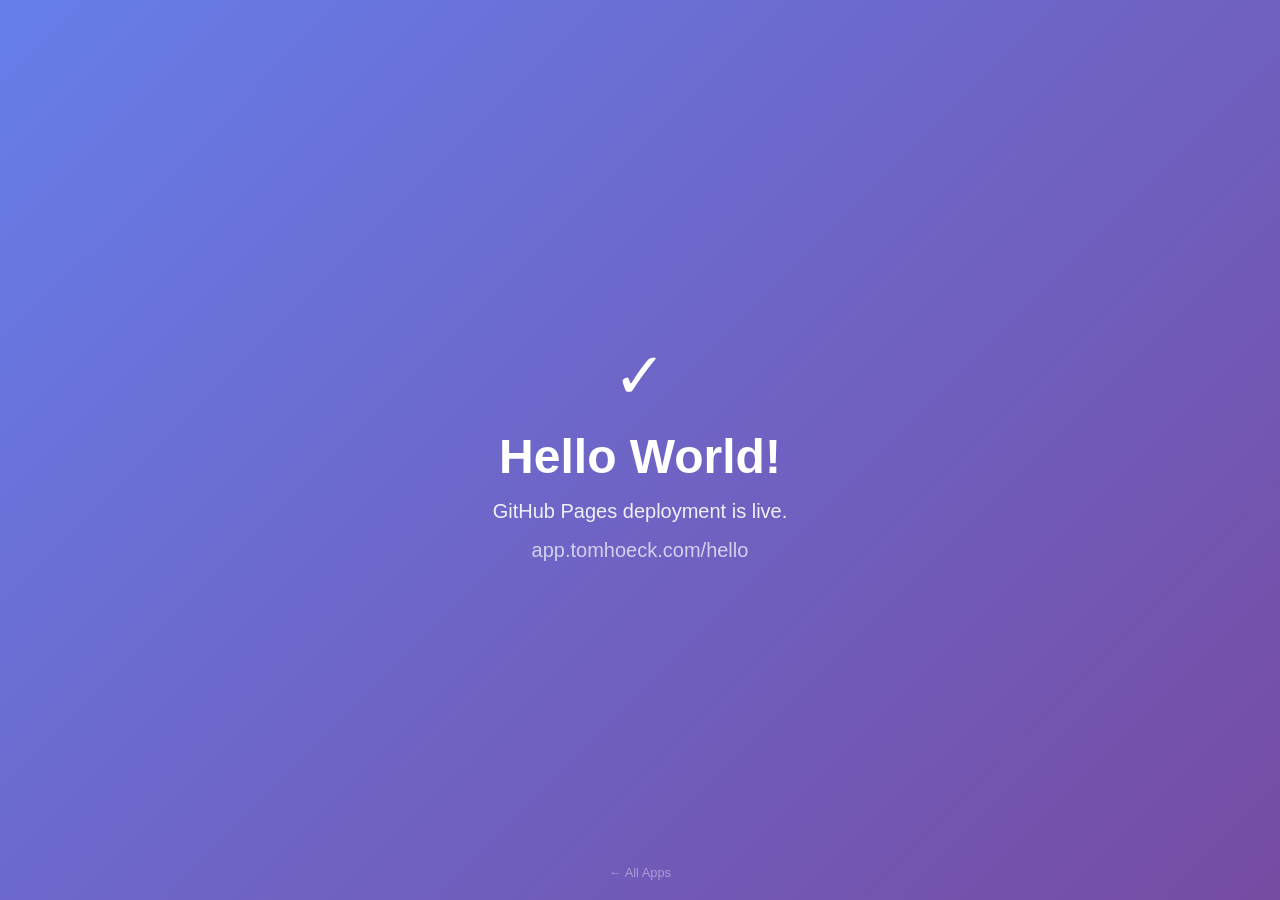
<file: apps/hello/index.html>
<!DOCTYPE html>
<html lang="en">
<head>
    <meta charset="UTF-8">
    <meta name="viewport" content="width=device-width, initial-scale=1.0">
    <title>Hello World</title>
    <link rel="icon" href="data:image/svg+xml,<svg xmlns='http://www.w3.org/2000/svg' viewBox='0 0 100 100'><text y='.9em' font-size='90'>👋</text></svg>">
<link rel="icon" href="data:image/svg+xml,<svg xmlns='http://www.w3.org/2000/svg' viewBox='0 0 100 100'><text y='.9em' font-size='90'>👋</text></svg>">
    <style>
        * { margin: 0; padding: 0; box-sizing: border-box; }
        body {
            font-family: -apple-system, BlinkMacSystemFont, 'Segoe UI', Roboto, sans-serif;
            display: flex; align-items: center; justify-content: center;
            min-height: 100vh;
            background: linear-gradient(135deg, #667eea 0%, #764ba2 100%);
            color: white;
        }
        .container { text-align: center; padding: 2rem; }
        h1 { font-size: 3rem; margin-bottom: 1rem; }
        p { font-size: 1.25rem; opacity: 0.9; }
        .check { font-size: 4rem; margin-bottom: 1rem; }
        .home-link {
            position: fixed; bottom: 1.25rem; left: 50%;
            transform: translateX(-50%);
            font-size: 0.8rem; color: rgba(255,255,255,0.4);
            text-decoration: none; transition: color 0.2s;
        }
        .home-link:hover { color: rgba(255,255,255,0.7); }
    </style>
</head>
<body>
    <div class="container">
        <div class="check">&#10003;</div>
        <h1>Hello World!</h1>
        <p>GitHub Pages deployment is live.</p>
        <p style="margin-top: 1rem; opacity: 0.7;">app.tomhoeck.com/hello</p>
    </div>
    <a href="../" class="home-link">&larr; All Apps</a>
</body>
</html>
</file>
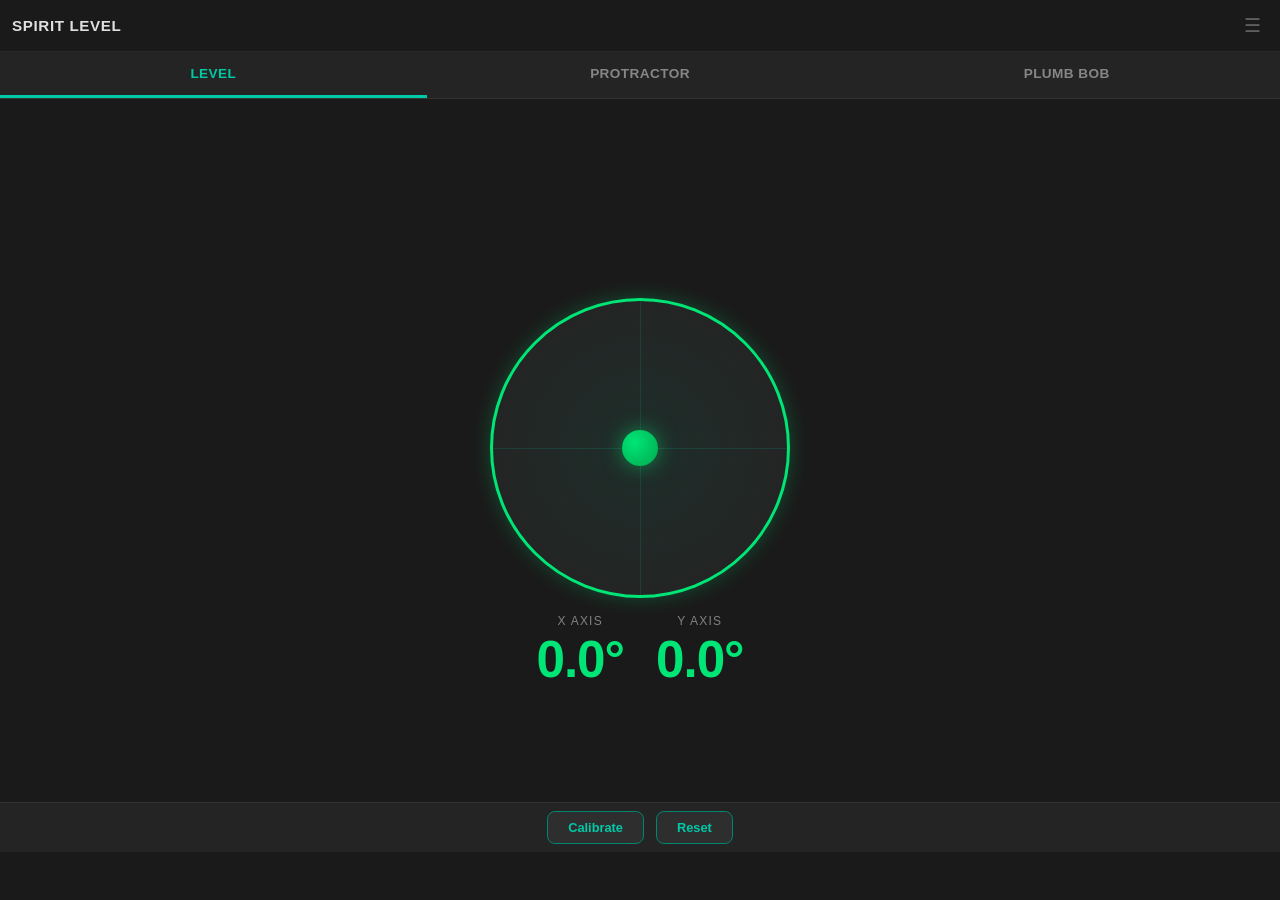
<file: apps/level/index.html>
<!DOCTYPE html>
<html lang="en">
<head>
<meta charset="UTF-8">
<meta name="viewport" content="width=device-width, initial-scale=1.0, user-scalable=no">
<title>Spirit Level + Measuring Suite</title>
<link rel="icon" href="data:image/svg+xml,<svg xmlns='http://www.w3.org/2000/svg' viewBox='0 0 100 100'><text y='.9em' font-size='90'>📐</text></svg>">
<link rel="stylesheet" href="../shared/menu.css">
<style>
  *, *::before, *::after { box-sizing: border-box; margin: 0; padding: 0; }

  :root {
    --bg: #1a1a1a;
    --surface: #242424;
    --surface2: #2e2e2e;
    --accent: #00c9a7;
    --accent-dim: #00856e;
    --green: #00e676;
    --text: #e0e0e0;
    --text-dim: rgba(255,255,255,0.45);
    --radius: 12px;
  }

  html, body {
    height: 100%;
    font-family: -apple-system, BlinkMacSystemFont, 'Segoe UI', Roboto, sans-serif;
    background: var(--bg);
    color: var(--text);
    overflow: hidden;
    touch-action: manipulation;
    -webkit-user-select: none;
    user-select: none;
  }

  /* Tab bar */
  .tab-bar {
    display: flex;
    background: var(--surface);
    border-bottom: 1px solid #333;
    position: relative;
    z-index: 5;
  }
  .tab-bar button {
    flex: 1;
    padding: 14px 8px;
    background: none;
    border: none;
    color: var(--text-dim);
    font-size: 0.85rem;
    font-weight: 600;
    letter-spacing: 0.03em;
    text-transform: uppercase;
    cursor: pointer;
    transition: color 0.2s, border-color 0.2s;
    border-bottom: 3px solid transparent;
  }
  .tab-bar button.active {
    color: var(--accent);
    border-bottom-color: var(--accent);
  }
  .tab-bar button:hover { color: var(--text); }

  /* Panels */
  .panel {
    display: none;
    flex-direction: column;
    align-items: center;
    justify-content: center;
    height: calc(100vh - 52px - 60px);
    padding: 16px;
    position: relative;
  }
  .panel.active { display: flex; }

  /* Calibrate bar */
  .calibrate-bar {
    display: flex;
    justify-content: center;
    gap: 12px;
    padding: 8px 16px;
    background: var(--surface);
    border-top: 1px solid #333;
    position: fixed;
    bottom: 48px;
    left: 0; right: 0;
    z-index: 5;
  }
  .calibrate-bar button {
    padding: 8px 20px;
    border: 1px solid var(--accent-dim);
    border-radius: 8px;
    background: var(--surface2);
    color: var(--accent);
    font-size: 0.8rem;
    font-weight: 600;
    cursor: pointer;
    transition: background 0.2s;
  }
  .calibrate-bar button:hover { background: #383838; }
  .calibrate-bar button:active { background: var(--accent-dim); color: #fff; }

  /* Degree readout */
  .deg-readout {
    font-size: 3.2rem;
    font-weight: 700;
    font-variant-numeric: tabular-nums;
    letter-spacing: -0.02em;
    transition: color 0.15s;
  }
  .deg-readout.level-hit { color: var(--green); }

  .axis-label {
    font-size: 0.75rem;
    color: var(--text-dim);
    text-transform: uppercase;
    letter-spacing: 0.1em;
    margin-bottom: 2px;
  }
  .axis-row {
    display: flex;
    gap: 32px;
    text-align: center;
    margin-top: 16px;
  }

  /* ===== Spirit Level ===== */
  .level-container {
    position: relative;
    width: min(300px, 80vw);
    height: min(300px, 80vw);
  }
  .level-ring {
    width: 100%; height: 100%;
    border-radius: 50%;
    border: 3px solid var(--accent-dim);
    background: radial-gradient(circle, #1e2e2a 0%, var(--surface) 80%);
    position: relative;
    overflow: hidden;
  }
  .level-ring.level-hit { border-color: var(--green); box-shadow: 0 0 20px rgba(0,230,118,0.25); }

  .crosshair-h, .crosshair-v {
    position: absolute;
    background: rgba(0,201,167,0.15);
  }
  .crosshair-h { width: 100%; height: 1px; top: 50%; left: 0; }
  .crosshair-v { height: 100%; width: 1px; left: 50%; top: 0; }

  .level-target {
    position: absolute;
    width: 20px; height: 20px;
    border: 2px solid rgba(0,201,167,0.3);
    border-radius: 50%;
    top: 50%; left: 50%;
    transform: translate(-50%, -50%);
  }

  .bubble {
    position: absolute;
    width: 36px; height: 36px;
    border-radius: 50%;
    background: radial-gradient(circle at 35% 35%, var(--accent), #007a63);
    box-shadow: 0 0 12px rgba(0,201,167,0.4);
    top: 50%; left: 50%;
    transform: translate(-50%, -50%);
    transition: background 0.15s;
  }
  .bubble.level-hit {
    background: radial-gradient(circle at 35% 35%, var(--green), #00a84d);
    box-shadow: 0 0 20px rgba(0,230,118,0.5);
  }

  /* ===== Protractor ===== */
  .protractor-wrap {
    position: relative;
    width: min(320px, 85vw);
    height: min(320px, 85vw);
  }
  .protractor-canvas {
    width: 100%; height: 100%;
  }
  .proto-deg {
    font-size: 4.5rem;
    font-weight: 700;
    font-variant-numeric: tabular-nums;
    margin-top: 12px;
    transition: color 0.15s;
  }
  .proto-deg.level-hit { color: var(--green); }

  /* ===== Plumb Bob ===== */
  .plumb-wrap {
    position: relative;
    width: min(200px, 60vw);
    height: min(400px, 65vh);
    display: flex;
    flex-direction: column;
    align-items: center;
  }
  .plumb-canvas {
    width: 100%; height: 100%;
  }
  .plumb-deg {
    font-size: 3.5rem;
    font-weight: 700;
    font-variant-numeric: tabular-nums;
    margin-top: 8px;
    transition: color 0.15s;
  }
  .plumb-deg.level-hit { color: var(--green); }
  .plumb-sub {
    font-size: 0.8rem;
    color: var(--text-dim);
    margin-top: 4px;
  }

  /* Permission overlay */
  .permission-overlay {
    position: fixed;
    inset: 0;
    background: rgba(0,0,0,0.85);
    display: flex;
    flex-direction: column;
    align-items: center;
    justify-content: center;
    z-index: 100;
    padding: 24px;
    text-align: center;
  }
  .permission-overlay.hidden { display: none; }
  .permission-overlay h2 { margin-bottom: 12px; color: var(--accent); }
  .permission-overlay p { margin-bottom: 20px; color: var(--text-dim); max-width: 320px; line-height: 1.5; }
  .permission-overlay button {
    padding: 14px 40px;
    border: none;
    border-radius: 10px;
    background: var(--accent);
    color: #111;
    font-size: 1rem;
    font-weight: 700;
    cursor: pointer;
  }

  /* No sensor fallback */
  .no-sensor {
    text-align: center;
    color: var(--text-dim);
    padding: 40px 20px;
    line-height: 1.6;
  }
  .no-sensor strong { color: var(--accent); }
</style>
</head>
<body>

<div class="app-header">
  <h1>Spirit Level</h1>
</div>

<!-- Permission overlay for iOS 13+ -->
<div class="permission-overlay hidden" id="permOverlay">
  <h2>Sensor Access Required</h2>
  <p>This app needs access to your device's motion sensors to function as a spirit level.</p>
  <button id="permBtn">Enable Sensors</button>
</div>

<!-- Tab bar -->
<div class="tab-bar">
  <button class="active" data-tab="level">Level</button>
  <button data-tab="protractor">Protractor</button>
  <button data-tab="plumb">Plumb Bob</button>
</div>

<!-- Level panel -->
<div class="panel active" id="panel-level">
  <div class="level-container">
    <div class="level-ring" id="levelRing">
      <div class="crosshair-h"></div>
      <div class="crosshair-v"></div>
      <div class="level-target"></div>
      <div class="bubble" id="bubble"></div>
    </div>
  </div>
  <div class="axis-row">
    <div>
      <div class="axis-label">X Axis</div>
      <div class="deg-readout" id="levelX">0.0&deg;</div>
    </div>
    <div>
      <div class="axis-label">Y Axis</div>
      <div class="deg-readout" id="levelY">0.0&deg;</div>
    </div>
  </div>
</div>

<!-- Protractor panel -->
<div class="panel" id="panel-protractor">
  <div class="protractor-wrap">
    <canvas class="protractor-canvas" id="protoCanvas"></canvas>
  </div>
  <div class="proto-deg" id="protoDeg">0.0&deg;</div>
</div>

<!-- Plumb Bob panel -->
<div class="panel" id="panel-plumb">
  <div class="plumb-wrap">
    <canvas class="plumb-canvas" id="plumbCanvas"></canvas>
  </div>
  <div class="plumb-deg" id="plumbDeg">0.0&deg;</div>
  <div class="plumb-sub">deviation from vertical</div>
</div>

<!-- Calibrate bar -->
<div class="calibrate-bar">
  <button id="calibrateBtn">Calibrate</button>
  <button id="resetBtn">Reset</button>
</div>
<script>
(function() {
  // State
  let currentTab = 'level';
  let rawBeta = 0, rawGamma = 0, rawAlpha = 0;
  let offsetBeta = 0, offsetGamma = 0;
  let beta = 0, gamma = 0, alpha = 0;
  let sensorAvailable = false;
  let lastVibrateTime = 0;
  const LEVEL_THRESH = 0.8;

  // Elements
  const bubble = document.getElementById('bubble');
  const levelRing = document.getElementById('levelRing');
  const levelX = document.getElementById('levelX');
  const levelY = document.getElementById('levelY');
  const protoDeg = document.getElementById('protoDeg');
  const plumbDeg = document.getElementById('plumbDeg');
  const protoCanvas = document.getElementById('protoCanvas');
  const plumbCanvas = document.getElementById('plumbCanvas');
  const permOverlay = document.getElementById('permOverlay');

  // Tabs
  document.querySelectorAll('.tab-bar button').forEach(btn => {
    btn.addEventListener('click', () => {
      document.querySelectorAll('.tab-bar button').forEach(b => b.classList.remove('active'));
      btn.classList.add('active');
      document.querySelectorAll('.panel').forEach(p => p.classList.remove('active'));
      currentTab = btn.dataset.tab;
      document.getElementById('panel-' + currentTab).classList.add('active');
      if (currentTab === 'protractor') resizeProtoCanvas();
      if (currentTab === 'plumb') resizePlumbCanvas();
    });
  });

  // Calibration
  document.getElementById('calibrateBtn').addEventListener('click', () => {
    offsetBeta = rawBeta;
    offsetGamma = rawGamma;
  });
  document.getElementById('resetBtn').addEventListener('click', () => {
    offsetBeta = 0;
    offsetGamma = 0;
  });

  // Permission handling (iOS 13+)
  function requestPermission() {
    if (typeof DeviceOrientationEvent !== 'undefined' &&
        typeof DeviceOrientationEvent.requestPermission === 'function') {
      permOverlay.classList.remove('hidden');
      document.getElementById('permBtn').addEventListener('click', () => {
        DeviceOrientationEvent.requestPermission().then(state => {
          if (state === 'granted') {
            permOverlay.classList.add('hidden');
            startListening();
          }
        }).catch(console.error);
      });
    } else {
      startListening();
    }
  }

  function startListening() {
    window.addEventListener('deviceorientation', onOrientation, true);
    // Check if we actually get data after a short delay
    setTimeout(() => {
      if (!sensorAvailable) {
        showFallback();
      }
    }, 1500);
  }

  function showFallback() {
    document.querySelectorAll('.panel').forEach(p => {
      if (!p.querySelector('.no-sensor')) {
        const msg = document.createElement('div');
        msg.className = 'no-sensor';
        msg.innerHTML = '<strong>No motion sensor detected</strong><br>This app requires a device with accelerometer/gyroscope (phone or tablet). Open this page on a mobile device to use the spirit level.';
        p.appendChild(msg);
      }
    });
  }

  function onOrientation(e) {
    if (e.beta === null && e.gamma === null) return;
    sensorAvailable = true;
    rawBeta = e.beta || 0;   // front-back tilt (-180 to 180)
    rawGamma = e.gamma || 0; // left-right tilt (-90 to 90)
    rawAlpha = e.alpha || 0; // compass heading

    beta = rawBeta - offsetBeta;
    gamma = rawGamma - offsetGamma;
  }

  // Vibrate helper
  function tryVibrate() {
    const now = Date.now();
    if (now - lastVibrateTime > 400 && navigator.vibrate) {
      navigator.vibrate(30);
      lastVibrateTime = now;
    }
  }

  // Check if angle is near a "level" snap point (0 or 90)
  function isLevelHit(deg) {
    const a = Math.abs(deg);
    return a < LEVEL_THRESH || Math.abs(a - 90) < LEVEL_THRESH || Math.abs(a - 180) < LEVEL_THRESH;
  }

  // ===== RENDER LOOP =====
  function render() {
    if (currentTab === 'level') renderLevel();
    else if (currentTab === 'protractor') renderProtractor();
    else if (currentTab === 'plumb') renderPlumb();
    requestAnimationFrame(render);
  }

  // ===== LEVEL =====
  function renderLevel() {
    const clampX = Math.max(-45, Math.min(45, gamma));
    const clampY = Math.max(-45, Math.min(45, beta));
    const pctX = (clampX / 45) * 45; // % offset from center
    const pctY = (clampY / 45) * 45;

    bubble.style.left = (50 + pctX) + '%';
    bubble.style.top = (50 + pctY) + '%';

    const xHit = isLevelHit(gamma);
    const yHit = isLevelHit(beta);
    const bothHit = xHit && yHit;

    levelRing.classList.toggle('level-hit', bothHit);
    bubble.classList.toggle('level-hit', bothHit);
    levelX.classList.toggle('level-hit', xHit);
    levelY.classList.toggle('level-hit', yHit);

    levelX.textContent = gamma.toFixed(1) + '\u00B0';
    levelY.textContent = beta.toFixed(1) + '\u00B0';

    if (bothHit) tryVibrate();
  }

  // ===== PROTRACTOR =====
  function resizeProtoCanvas() {
    const wrap = protoCanvas.parentElement;
    const s = Math.min(wrap.clientWidth, wrap.clientHeight) || 300;
    protoCanvas.width = s * 2;
    protoCanvas.height = s * 2;
    protoCanvas.style.width = s + 'px';
    protoCanvas.style.height = s + 'px';
  }

  function renderProtractor() {
    const c = protoCanvas;
    const ctx = c.getContext('2d');
    const w = c.width, h = c.height;
    const cx = w / 2, cy = h / 2;
    const r = w * 0.42;

    ctx.clearRect(0, 0, w, h);

    // Outer ring
    ctx.beginPath();
    ctx.arc(cx, cy, r, 0, Math.PI * 2);
    ctx.strokeStyle = '#00856e';
    ctx.lineWidth = 3;
    ctx.stroke();

    // Tick marks
    for (let i = 0; i < 360; i += 5) {
      const rad = (i - 90) * Math.PI / 180;
      const isMajor = i % 30 === 0;
      const isMid = i % 10 === 0;
      const inner = isMajor ? r - 28 : (isMid ? r - 18 : r - 10);
      ctx.beginPath();
      ctx.moveTo(cx + Math.cos(rad) * inner, cy + Math.sin(rad) * inner);
      ctx.lineTo(cx + Math.cos(rad) * r, cy + Math.sin(rad) * r);
      ctx.strokeStyle = isMajor ? 'rgba(255,255,255,0.7)' : 'rgba(255,255,255,0.25)';
      ctx.lineWidth = isMajor ? 2.5 : 1;
      ctx.stroke();

      if (isMajor) {
        ctx.save();
        ctx.translate(cx + Math.cos(rad) * (r - 40), cy + Math.sin(rad) * (r - 40));
        ctx.fillStyle = 'rgba(255,255,255,0.5)';
        ctx.font = '600 ' + (w * 0.035) + 'px sans-serif';
        ctx.textAlign = 'center';
        ctx.textBaseline = 'middle';
        ctx.fillText(i + '\u00B0', 0, 0);
        ctx.restore();
      }
    }

    // Current angle (use beta as main tilt when laying flat)
    const angle = beta;
    const aRad = (angle - 90) * Math.PI / 180;

    // Needle
    ctx.beginPath();
    ctx.moveTo(cx, cy);
    ctx.lineTo(cx + Math.cos(aRad) * (r - 6), cy + Math.sin(aRad) * (r - 6));
    const hit = isLevelHit(angle);
    ctx.strokeStyle = hit ? '#00e676' : '#00c9a7';
    ctx.lineWidth = 4;
    ctx.lineCap = 'round';
    ctx.stroke();

    // Center dot
    ctx.beginPath();
    ctx.arc(cx, cy, 8, 0, Math.PI * 2);
    ctx.fillStyle = hit ? '#00e676' : '#00c9a7';
    ctx.fill();

    protoDeg.textContent = angle.toFixed(1) + '\u00B0';
    protoDeg.classList.toggle('level-hit', hit);
    if (hit) tryVibrate();
  }

  // ===== PLUMB BOB =====
  function resizePlumbCanvas() {
    const wrap = plumbCanvas.parentElement;
    const w = wrap.clientWidth || 200;
    const h = wrap.clientHeight || 400;
    plumbCanvas.width = w * 2;
    plumbCanvas.height = h * 2;
    plumbCanvas.style.width = w + 'px';
    plumbCanvas.style.height = h + 'px';
  }

  function renderPlumb() {
    const c = plumbCanvas;
    const ctx = c.getContext('2d');
    const w = c.width, h = c.height;
    const cx = w / 2;

    ctx.clearRect(0, 0, w, h);

    // Pivot point
    const pivotY = 40;
    const lineLen = h * 0.75;

    // Deviation angle from vertical
    const dev = Math.sqrt(gamma * gamma + (beta > 90 ? (180 - beta) * (180 - beta) : beta * beta));
    const swingAngle = Math.atan2(gamma, beta < 90 ? beta : 180 - beta);

    // Plumb line angle based on gamma (left-right tilt)
    const tiltRad = (-gamma) * Math.PI / 180;
    const endX = cx + Math.sin(tiltRad) * lineLen;
    const endY = pivotY + Math.cos(tiltRad) * lineLen;

    // Reference vertical (dashed)
    ctx.beginPath();
    ctx.setLineDash([8, 8]);
    ctx.moveTo(cx, pivotY);
    ctx.lineTo(cx, pivotY + lineLen + 20);
    ctx.strokeStyle = 'rgba(255,255,255,0.12)';
    ctx.lineWidth = 2;
    ctx.stroke();
    ctx.setLineDash([]);

    // Angle arc
    if (Math.abs(gamma) > 0.3) {
      const arcR = 80;
      const startA = Math.PI / 2;
      const endA = Math.PI / 2 - tiltRad;
      ctx.beginPath();
      ctx.arc(cx, pivotY, arcR, Math.min(startA, endA), Math.max(startA, endA));
      ctx.strokeStyle = 'rgba(0,201,167,0.4)';
      ctx.lineWidth = 2;
      ctx.stroke();
    }

    // Plumb line
    const hit = Math.abs(gamma) < LEVEL_THRESH && Math.abs(beta) < LEVEL_THRESH;
    ctx.beginPath();
    ctx.moveTo(cx, pivotY);
    ctx.lineTo(endX, endY);
    ctx.strokeStyle = hit ? '#00e676' : '#00c9a7';
    ctx.lineWidth = 3;
    ctx.lineCap = 'round';
    ctx.stroke();

    // Pivot circle
    ctx.beginPath();
    ctx.arc(cx, pivotY, 8, 0, Math.PI * 2);
    ctx.fillStyle = '#555';
    ctx.fill();
    ctx.strokeStyle = '#888';
    ctx.lineWidth = 2;
    ctx.stroke();

    // Weight (bob)
    ctx.beginPath();
    ctx.moveTo(endX - 16, endY);
    ctx.lineTo(endX, endY + 32);
    ctx.lineTo(endX + 16, endY);
    ctx.closePath();
    ctx.fillStyle = hit ? '#00e676' : '#00c9a7';
    ctx.fill();

    // Deviation readout
    const deviation = Math.abs(gamma);
    plumbDeg.textContent = deviation.toFixed(1) + '\u00B0';
    plumbDeg.classList.toggle('level-hit', hit);
    if (hit) tryVibrate();
  }

  // Init
  resizeProtoCanvas();
  resizePlumbCanvas();
  window.addEventListener('resize', () => {
    resizeProtoCanvas();
    resizePlumbCanvas();
  });

  requestPermission();
  requestAnimationFrame(render);
})();
</script>
<script>
window.APP_CHANGELOG = `
<h4>Original Request</h4>
<p class="prompt">&ldquo;Give me some ideas of useful or fun apps for men, simple apps for now.&rdquo;</p>
<p>Among those 12, <strong>Spirit Level</strong> was specified with:</p>
<ul>
<li>2-axis bubble level using DeviceOrientation API</li>
<li>Digital protractor mode</li>
<li>Plumb bob mode for vertical alignment</li>
</ul>
<h4>Changes</h4>
<ul>
<li class="done" data-date="2026-02-14">Initial build &mdash; level, protractor, plumb bob</li>
</ul>
`;
</script>
<script src="../shared/menu.js"></script>
</body>
</html>
</file>
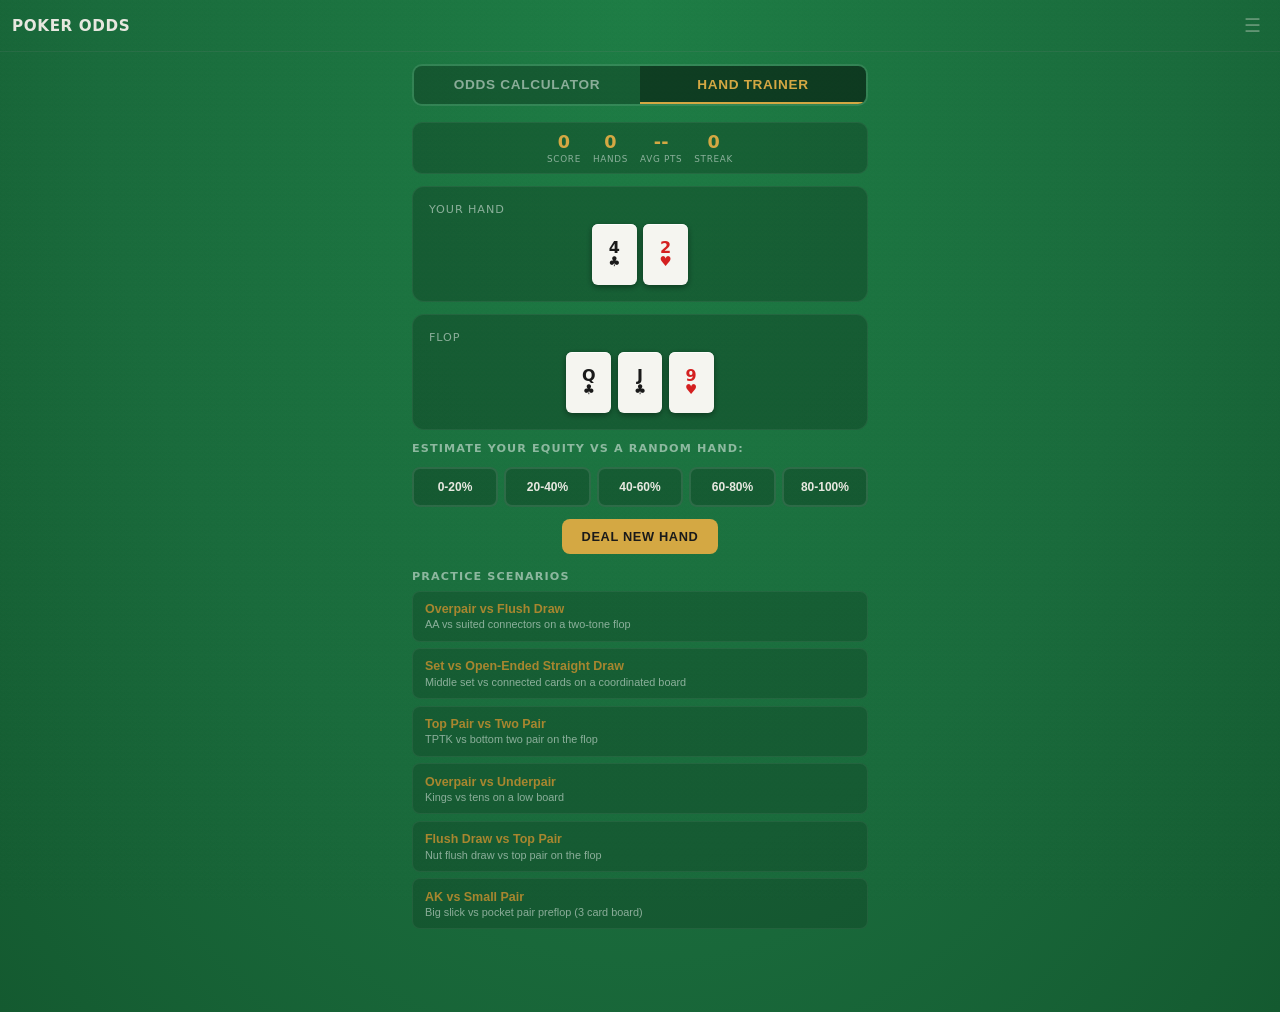
<file: apps/poker/index.html>
<!DOCTYPE html>
<html lang="en">
<head>
<meta charset="UTF-8">
<meta name="viewport" content="width=device-width, initial-scale=1.0">
<title>Poker Odds Calculator + Hand Trainer</title>
<link rel="icon" href="data:image/svg+xml,<svg xmlns='http://www.w3.org/2000/svg' viewBox='0 0 100 100'><text y='.9em' font-size='90'>🃏</text></svg>">
<link rel="stylesheet" href="../shared/menu.css">
<style>
*,*::before,*::after{box-sizing:border-box;margin:0;padding:0}
:root{
  --felt:#1a6b3c;--felt-dark:#145a30;--felt-light:#1e7d45;
  --gold:#d4a843;--gold-dim:#a8862f;
  --card-white:#f5f5f0;--card-shadow:rgba(0,0,0,0.4);
  --red:#d42020;--black:#1a1a1a;
  --bg:#0e0e0e;--text:#e8e8e0;--text-dim:rgba(255,255,255,0.5);
  --accent:#3ecf8e;--danger:#e74c3c;
}
html{font-size:16px}
body{
  font-family:'Segoe UI',system-ui,-apple-system,sans-serif;
  background:var(--felt);
  background-image:
    radial-gradient(ellipse at 50% 0%,var(--felt-light) 0%,var(--felt) 60%,var(--felt-dark) 100%);
  color:var(--text);min-height:100vh;
  padding-bottom:4rem;
  overflow-x:hidden;
}
/* Felt texture overlay */
body::before{
  content:'';position:fixed;inset:0;
  background-image:url("data:image/svg+xml,%3Csvg width='6' height='6' xmlns='http://www.w3.org/2000/svg'%3E%3Cfilter id='n'%3E%3CfeTurbulence baseFrequency='0.9' numOctaves='4' stitchTiles='stitch'/%3E%3C/filter%3E%3Crect width='6' height='6' filter='url(%23n)' opacity='0.03'/%3E%3C/svg%3E");
  pointer-events:none;z-index:0;opacity:0.5;
}
.container{max-width:480px;margin:0 auto;padding:0.75rem;position:relative;z-index:1}

/* Tabs */
.tabs{display:flex;gap:0;margin-bottom:1rem;border-radius:10px;overflow:hidden;border:2px solid rgba(255,255,255,0.1)}
.tab-btn{
  flex:1;padding:0.7rem 0.5rem;border:none;background:rgba(0,0,0,0.25);
  color:var(--text-dim);font-size:0.85rem;font-weight:600;cursor:pointer;
  transition:all 0.2s;text-transform:uppercase;letter-spacing:0.05em;
}
.tab-btn.active{background:rgba(0,0,0,0.5);color:var(--gold);box-shadow:inset 0 -2px 0 var(--gold)}
.tab-btn:hover:not(.active){background:rgba(0,0,0,0.35);color:var(--text)}
.tab-content{display:none}
.tab-content.active{display:block}

/* Section headers */
.section-label{
  font-size:0.7rem;text-transform:uppercase;letter-spacing:0.1em;
  color:var(--text-dim);margin-bottom:0.5rem;font-weight:600;
}

/* Card display areas */
.hand-area{
  background:rgba(0,0,0,0.2);border-radius:12px;padding:1rem;
  margin-bottom:0.75rem;border:1px solid rgba(255,255,255,0.06);
}
.hand-area-title{
  font-size:0.75rem;color:var(--gold);text-transform:uppercase;
  letter-spacing:0.08em;margin-bottom:0.6rem;font-weight:600;
}
.card-slots{display:flex;gap:0.4rem;flex-wrap:wrap;min-height:3.8rem;align-items:center}
.card-slot{
  width:2.8rem;height:3.8rem;border-radius:6px;
  border:2px dashed rgba(255,255,255,0.15);
  display:flex;align-items:center;justify-content:center;
  font-size:0.65rem;color:var(--text-dim);cursor:pointer;
  transition:all 0.15s;position:relative;
}
.card-slot:hover{border-color:rgba(255,255,255,0.3)}
.card-slot.filled{border:none;cursor:pointer}
.card-slot .remove-x{
  position:absolute;top:-4px;right:-4px;width:16px;height:16px;
  background:var(--danger);border-radius:50%;font-size:10px;
  display:none;align-items:center;justify-content:center;color:#fff;
  line-height:1;font-weight:bold;
}
.card-slot.filled:hover .remove-x{display:flex}

/* Playing card styling */
.mini-card{
  width:2.8rem;height:3.8rem;background:var(--card-white);
  border-radius:6px;display:flex;flex-direction:column;
  align-items:center;justify-content:center;
  box-shadow:0 2px 6px var(--card-shadow),inset 0 1px 0 rgba(255,255,255,0.8);
  font-weight:700;line-height:1;user-select:none;position:relative;
}
.mini-card .rank{font-size:1rem}
.mini-card .suit{font-size:0.85rem;margin-top:-1px}
.mini-card.red{color:var(--red)}
.mini-card.black{color:var(--black)}

/* Card picker grid */
.picker-overlay{
  display:none;position:fixed;inset:0;z-index:100;
  background:rgba(0,0,0,0.7);backdrop-filter:blur(3px);
  align-items:flex-end;justify-content:center;
}
.picker-overlay.open{display:flex}
.picker-panel{
  background:#1a2a1f;border-radius:16px 16px 0 0;
  padding:1rem;width:100%;max-width:480px;max-height:80vh;
  overflow-y:auto;box-shadow:0 -4px 30px rgba(0,0,0,0.5);
  border-top:1px solid rgba(255,255,255,0.08);
}
.picker-header{
  display:flex;justify-content:space-between;align-items:center;
  margin-bottom:0.75rem;
}
.picker-header h3{font-size:0.9rem;color:var(--gold)}
.picker-close{
  background:none;border:none;color:var(--text-dim);font-size:1.3rem;
  cursor:pointer;padding:0.25rem;
}
.picker-close:hover{color:var(--text)}
.suit-section{margin-bottom:0.6rem}
.suit-section-label{
  font-size:0.65rem;text-transform:uppercase;letter-spacing:0.08em;
  color:var(--text-dim);margin-bottom:0.35rem;display:flex;align-items:center;gap:0.3rem;
}
.suit-section-label .suit-icon{font-size:0.8rem}
.suit-section-label .suit-icon.red{color:var(--red)}
.suit-section-label .suit-icon.black{color:var(--black)}
.picker-row{display:grid;grid-template-columns:repeat(13,1fr);gap:3px}
.pick-card{
  aspect-ratio:2.8/3.8;border-radius:4px;border:1.5px solid rgba(255,255,255,0.1);
  background:var(--card-white);display:flex;flex-direction:column;
  align-items:center;justify-content:center;cursor:pointer;
  font-weight:700;transition:all 0.1s;font-size:0.55rem;line-height:1.1;
  box-shadow:0 1px 3px rgba(0,0,0,0.3);
}
.pick-card .rank{font-size:0.7rem}
.pick-card .suit{font-size:0.6rem}
.pick-card.red{color:var(--red)}
.pick-card.black{color:var(--black)}
.pick-card:hover:not(.used){transform:scale(1.1);z-index:1;box-shadow:0 2px 8px rgba(0,0,0,0.4)}
.pick-card.used{opacity:0.15;cursor:not-allowed;transform:none}
.pick-card.selected{
  border-color:var(--gold);box-shadow:0 0 0 2px var(--gold),0 2px 8px rgba(212,168,67,0.3);
  transform:scale(1.05);
}

/* Results panel */
.results-panel{
  background:rgba(0,0,0,0.3);border-radius:12px;padding:1rem;
  margin-top:0.75rem;border:1px solid rgba(255,255,255,0.06);
}
.results-grid{display:grid;grid-template-columns:repeat(3,1fr);gap:0.75rem;text-align:center}
.result-item .result-value{font-size:1.6rem;font-weight:700;color:var(--accent);line-height:1.2}
.result-item .result-label{font-size:0.6rem;text-transform:uppercase;letter-spacing:0.08em;color:var(--text-dim);margin-top:0.15rem}
.iter-count{text-align:center;font-size:0.65rem;color:var(--text-dim);margin-top:0.5rem}

/* Buttons */
.btn{
  padding:0.6rem 1.2rem;border-radius:8px;border:none;
  font-weight:600;font-size:0.8rem;cursor:pointer;
  transition:all 0.15s;text-transform:uppercase;letter-spacing:0.05em;
}
.btn-primary{background:var(--gold);color:#1a1a1a}
.btn-primary:hover{background:var(--gold-dim)}
.btn-danger{background:rgba(231,76,60,0.2);color:var(--danger);border:1px solid rgba(231,76,60,0.3)}
.btn-danger:hover{background:rgba(231,76,60,0.3)}
.btn-row{display:flex;gap:0.5rem;margin-top:0.75rem;flex-wrap:wrap}

/* Villain range toggle */
.villain-section{margin-top:0.5rem}
.range-toggle{
  display:flex;gap:0;border-radius:8px;overflow:hidden;
  border:1px solid rgba(255,255,255,0.1);margin-bottom:0.6rem;
}
.range-toggle button{
  flex:1;padding:0.45rem;background:rgba(0,0,0,0.2);border:none;
  color:var(--text-dim);font-size:0.7rem;cursor:pointer;font-weight:600;
}
.range-toggle button.active{background:rgba(0,0,0,0.5);color:var(--gold)}

/* Progress bar */
.progress-bar{
  height:3px;background:rgba(255,255,255,0.08);border-radius:2px;
  margin-top:0.5rem;overflow:hidden;
}
.progress-fill{height:100%;background:var(--accent);transition:width 0.3s;width:0}

/* Quiz tab */
.quiz-board{
  background:rgba(0,0,0,0.2);border-radius:12px;padding:1rem;
  margin-bottom:0.75rem;border:1px solid rgba(255,255,255,0.06);
}
.quiz-board-title{
  font-size:0.7rem;color:var(--text-dim);text-transform:uppercase;
  letter-spacing:0.08em;margin-bottom:0.5rem;
}
.quiz-cards{display:flex;gap:0.4rem;justify-content:center;flex-wrap:wrap}
.quiz-divider{
  width:2px;background:rgba(255,255,255,0.15);margin:0 0.3rem;
  border-radius:1px;align-self:stretch;
}

.equity-buttons{display:grid;grid-template-columns:repeat(5,1fr);gap:0.4rem;margin:0.75rem 0}
.eq-btn{
  padding:0.7rem 0.3rem;border-radius:8px;border:2px solid rgba(255,255,255,0.1);
  background:rgba(0,0,0,0.2);color:var(--text);font-size:0.75rem;
  font-weight:600;cursor:pointer;transition:all 0.15s;text-align:center;
}
.eq-btn:hover{border-color:rgba(255,255,255,0.3);background:rgba(0,0,0,0.35)}
.eq-btn.selected{border-color:var(--gold);background:rgba(212,168,67,0.15);color:var(--gold)}
.eq-btn.correct{border-color:var(--accent);background:rgba(62,207,142,0.15);color:var(--accent)}
.eq-btn.wrong{border-color:var(--danger);background:rgba(231,76,60,0.15);color:var(--danger)}
.eq-btn.actual{border-color:var(--accent);background:rgba(62,207,142,0.25);color:var(--accent);box-shadow:0 0 8px rgba(62,207,142,0.2)}

.quiz-result{
  text-align:center;padding:0.75rem;border-radius:10px;
  margin-top:0.75rem;font-weight:600;font-size:0.9rem;
}
.quiz-result.good{background:rgba(62,207,142,0.15);color:var(--accent)}
.quiz-result.ok{background:rgba(212,168,67,0.15);color:var(--gold)}
.quiz-result.bad{background:rgba(231,76,60,0.15);color:var(--danger)}
.quiz-result .actual-eq{font-size:1.3rem;display:block;margin-top:0.2rem}
.quiz-result .points{font-size:0.75rem;margin-top:0.3rem;opacity:0.8}

/* Stats bar */
.stats-bar{
  display:flex;gap:0.75rem;justify-content:center;
  padding:0.6rem;background:rgba(0,0,0,0.2);border-radius:10px;
  margin-bottom:0.75rem;border:1px solid rgba(255,255,255,0.06);
}
.stat{text-align:center}
.stat .stat-val{font-size:1.1rem;font-weight:700;color:var(--gold)}
.stat .stat-lbl{font-size:0.55rem;text-transform:uppercase;letter-spacing:0.08em;color:var(--text-dim);margin-top:0.1rem}

/* Presets */
.presets-section{margin-top:1rem}
.preset-btn{
  display:block;width:100%;text-align:left;padding:0.65rem 0.75rem;
  background:rgba(0,0,0,0.15);border:1px solid rgba(255,255,255,0.06);
  border-radius:8px;color:var(--text);font-size:0.78rem;cursor:pointer;
  margin-bottom:0.4rem;transition:all 0.15s;
}
.preset-btn:hover{background:rgba(0,0,0,0.3);border-color:rgba(255,255,255,0.12)}
.preset-btn .preset-name{font-weight:600;color:var(--gold-dim)}
.preset-btn .preset-desc{color:var(--text-dim);font-size:0.68rem;margin-top:0.15rem}

/* Animations */
@keyframes fadeIn{from{opacity:0;transform:translateY(8px)}to{opacity:1;transform:translateY(0)}}
.fade-in{animation:fadeIn 0.25s ease-out}

/* Scrollbar */
::-webkit-scrollbar{width:4px}
::-webkit-scrollbar-track{background:transparent}
::-webkit-scrollbar-thumb{background:rgba(255,255,255,0.15);border-radius:2px}
</style>
</head>
<body>

<div class="app-header">
  <h1>Poker Odds</h1>
</div>

<div class="container">
  <div class="tabs">
    <button class="tab-btn" data-tab="calc">Odds Calculator</button>
    <button class="tab-btn active" data-tab="quiz">Hand Trainer</button>
  </div>

  <!-- CALCULATOR TAB -->
  <div id="tab-calc" class="tab-content">
    <div class="hand-area">
      <div class="hand-area-title">Your Hand</div>
      <div class="card-slots" id="hero-slots">
        <div class="card-slot" data-target="hero" data-index="0"><span>+</span></div>
        <div class="card-slot" data-target="hero" data-index="1"><span>+</span></div>
      </div>
    </div>

    <div class="hand-area villain-section">
      <div class="hand-area-title">Villain</div>
      <div class="range-toggle">
        <button class="active" data-mode="random">Random Hand</button>
        <button data-mode="specific">Specific Hand</button>
      </div>
      <div class="card-slots" id="villain-slots" style="display:none">
        <div class="card-slot" data-target="villain" data-index="0"><span>+</span></div>
        <div class="card-slot" data-target="villain" data-index="1"><span>+</span></div>
      </div>
      <div id="villain-random-label" style="font-size:0.75rem;color:var(--text-dim)">Simulating against a random hand</div>
    </div>

    <div class="hand-area">
      <div class="hand-area-title">Community Cards</div>
      <div class="card-slots" id="board-slots">
        <div class="card-slot" data-target="board" data-index="0"><span>+</span></div>
        <div class="card-slot" data-target="board" data-index="1"><span>+</span></div>
        <div class="card-slot" data-target="board" data-index="2"><span>+</span></div>
        <div class="card-slot" data-target="board" data-index="3"><span>+</span></div>
        <div class="card-slot" data-target="board" data-index="4"><span>+</span></div>
      </div>
    </div>

    <div class="btn-row">
      <button class="btn btn-primary" id="calc-btn" disabled>Calculate Equity</button>
      <button class="btn btn-danger" id="clear-btn">Clear All</button>
    </div>

    <div class="results-panel" id="results-panel" style="display:none">
      <div class="results-grid">
        <div class="result-item">
          <div class="result-value" id="res-win">--</div>
          <div class="result-label">Win %</div>
        </div>
        <div class="result-item">
          <div class="result-value" id="res-tie">--</div>
          <div class="result-label">Tie %</div>
        </div>
        <div class="result-item">
          <div class="result-value" id="res-equity">--</div>
          <div class="result-label">Equity</div>
        </div>
      </div>
      <div class="progress-bar"><div class="progress-fill" id="progress-fill"></div></div>
      <div class="iter-count" id="iter-count"></div>
    </div>
  </div>

  <!-- QUIZ TAB -->
  <div id="tab-quiz" class="tab-content active">
    <div class="stats-bar">
      <div class="stat"><div class="stat-val" id="q-score">0</div><div class="stat-lbl">Score</div></div>
      <div class="stat"><div class="stat-val" id="q-hands">0</div><div class="stat-lbl">Hands</div></div>
      <div class="stat"><div class="stat-val" id="q-avg">--</div><div class="stat-lbl">Avg Pts</div></div>
      <div class="stat"><div class="stat-val" id="q-streak">0</div><div class="stat-lbl">Streak</div></div>
    </div>

    <div class="quiz-board">
      <div class="quiz-board-title">Your Hand</div>
      <div class="quiz-cards" id="quiz-hero-cards"></div>
    </div>
    <div class="quiz-board">
      <div class="quiz-board-title" id="quiz-board-label">Board</div>
      <div class="quiz-cards" id="quiz-board-cards"></div>
    </div>

    <div class="section-label" style="margin-top:0.75rem">Estimate your equity vs a random hand:</div>
    <div class="equity-buttons" id="eq-buttons">
      <button class="eq-btn" data-range="0">0-20%</button>
      <button class="eq-btn" data-range="1">20-40%</button>
      <button class="eq-btn" data-range="2">40-60%</button>
      <button class="eq-btn" data-range="3">60-80%</button>
      <button class="eq-btn" data-range="4">80-100%</button>
    </div>

    <div id="quiz-result"></div>

    <div class="btn-row" style="justify-content:center">
      <button class="btn btn-primary" id="next-hand-btn">Deal New Hand</button>
    </div>

    <div class="presets-section">
      <div class="section-label">Practice Scenarios</div>
      <button class="preset-btn" data-preset="overpair-flush">
        <div class="preset-name">Overpair vs Flush Draw</div>
        <div class="preset-desc">AA vs suited connectors on a two-tone flop</div>
      </button>
      <button class="preset-btn" data-preset="set-oesd">
        <div class="preset-name">Set vs Open-Ended Straight Draw</div>
        <div class="preset-desc">Middle set vs connected cards on a coordinated board</div>
      </button>
      <button class="preset-btn" data-preset="toppair-twopair">
        <div class="preset-name">Top Pair vs Two Pair</div>
        <div class="preset-desc">TPTK vs bottom two pair on the flop</div>
      </button>
      <button class="preset-btn" data-preset="overpair-underpair">
        <div class="preset-name">Overpair vs Underpair</div>
        <div class="preset-desc">Kings vs tens on a low board</div>
      </button>
      <button class="preset-btn" data-preset="flushdraw-pair">
        <div class="preset-name">Flush Draw vs Top Pair</div>
        <div class="preset-desc">Nut flush draw vs top pair on the flop</div>
      </button>
      <button class="preset-btn" data-preset="ak-vs-pair">
        <div class="preset-name">AK vs Small Pair</div>
        <div class="preset-desc">Big slick vs pocket pair preflop (3 card board)</div>
      </button>
    </div>
  </div>
</div>

<!-- Card Picker Overlay -->
<div class="picker-overlay" id="picker-overlay">
  <div class="picker-panel">
    <div class="picker-header">
      <h3 id="picker-title">Select a Card</h3>
      <button class="picker-close" id="picker-close">&times;</button>
    </div>
    <div id="picker-grid"></div>
  </div>
</div>
<script>
// ---- CONSTANTS ----
const RANKS = ['A','K','Q','J','T','9','8','7','6','5','4','3','2'];
const SUITS = [{s:'s',name:'Spades',sym:'\u2660',color:'black'},{s:'h',name:'Hearts',sym:'\u2665',color:'red'},{s:'d',name:'Diamonds',sym:'\u2666',color:'red'},{s:'c',name:'Clubs',sym:'\u2663',color:'black'}];
const RANK_ORDER = {A:14,K:13,Q:12,J:11,T:10,9:9,8:8,7:7,6:6,5:5,4:4,3:3,2:2};
const MAX_ITERS = 100000;

// ---- STATE ----
let heroCards = [null, null];
let villainCards = [null, null];
let boardCards = [null, null, null, null, null];
let villainMode = 'random';
let pickerTarget = null; // {area:'hero'|'villain'|'board', index:number}
let worker = null;
let isRunning = false;

// Quiz state
let quizHero = [];
let quizBoard = [];
let quizActualEquity = null;
let quizGuessed = false;
let quizStats = JSON.parse(localStorage.getItem('pokerQuizStats') || '{"score":0,"hands":0,"streak":0,"history":[]}');

// ---- UTILITY ----
function cardId(rank, suit) { return rank + suit; }
function parseCard(id) { return {rank: id[0], suit: id[1]}; }
function suitInfo(s) { return SUITS.find(x => x.s === s); }
function isRed(s) { return s === 'h' || s === 'd'; }

function allSelectedCards() {
  const cards = [];
  heroCards.forEach(c => { if (c) cards.push(c); });
  if (villainMode === 'specific') villainCards.forEach(c => { if (c) cards.push(c); });
  boardCards.forEach(c => { if (c) cards.push(c); });
  return cards;
}

function createMiniCard(cardStr) {
  const {rank, suit} = parseCard(cardStr);
  const si = suitInfo(suit);
  const div = document.createElement('div');
  div.className = 'mini-card ' + si.color;
  div.innerHTML = `<span class="rank">${rank}</span><span class="suit">${si.sym}</span>`;
  return div;
}

// ---- CARD PICKER ----
function buildPickerGrid() {
  const grid = document.getElementById('picker-grid');
  grid.innerHTML = '';
  const used = new Set(allSelectedCards());

  for (const si of SUITS) {
    const section = document.createElement('div');
    section.className = 'suit-section';
    section.innerHTML = `<div class="suit-section-label"><span class="suit-icon ${si.color}">${si.sym}</span> ${si.name}</div>`;
    const row = document.createElement('div');
    row.className = 'picker-row';
    for (const r of RANKS) {
      const id = cardId(r, si.s);
      const btn = document.createElement('button');
      btn.className = 'pick-card ' + si.color;
      if (used.has(id)) btn.classList.add('used');
      btn.innerHTML = `<span class="rank">${r}</span><span class="suit">${si.sym}</span>`;
      btn.dataset.card = id;
      btn.addEventListener('click', () => pickCard(id));
      row.appendChild(btn);
    }
    section.appendChild(row);
    grid.appendChild(section);
  }
}

function openPicker(area, index) {
  pickerTarget = {area, index};
  const overlay = document.getElementById('picker-overlay');
  const title = document.getElementById('picker-title');
  const labels = {hero:'Your Hand', villain:'Villain Hand', board:'Community Card'};
  title.textContent = 'Select ' + labels[area] + ' ' + (index + 1);
  buildPickerGrid();
  overlay.classList.add('open');
}

function closePicker() {
  document.getElementById('picker-overlay').classList.remove('open');
  pickerTarget = null;
}

function pickCard(cardStr) {
  if (!pickerTarget) return;
  if (allSelectedCards().includes(cardStr)) return;
  const {area, index} = pickerTarget;
  if (area === 'hero') heroCards[index] = cardStr;
  else if (area === 'villain') villainCards[index] = cardStr;
  else if (area === 'board') boardCards[index] = cardStr;
  closePicker();
  renderSlots();
  updateCalcBtn();
}

function removeCard(area, index) {
  if (area === 'hero') heroCards[index] = null;
  else if (area === 'villain') villainCards[index] = null;
  else if (area === 'board') boardCards[index] = null;
  renderSlots();
  updateCalcBtn();
  stopWorker();
}

function renderSlots() {
  renderSlotGroup('hero-slots', heroCards, 'hero');
  renderSlotGroup('villain-slots', villainCards, 'villain');
  renderSlotGroup('board-slots', boardCards, 'board');
}

function renderSlotGroup(containerId, cards, area) {
  const container = document.getElementById(containerId);
  const slots = container.querySelectorAll('.card-slot');
  slots.forEach((slot, i) => {
    slot.innerHTML = '';
    if (cards[i]) {
      slot.classList.add('filled');
      slot.appendChild(createMiniCard(cards[i]));
      const x = document.createElement('div');
      x.className = 'remove-x';
      x.textContent = '\u00d7';
      x.addEventListener('click', (e) => { e.stopPropagation(); removeCard(area, i); });
      slot.appendChild(x);
      slot.onclick = null;
    } else {
      slot.classList.remove('filled');
      slot.innerHTML = '<span>+</span>';
    }
  });
}

// Slot click handlers
document.querySelectorAll('.card-slot').forEach(slot => {
  slot.addEventListener('click', function() {
    if (this.classList.contains('filled')) return;
    openPicker(this.dataset.target, parseInt(this.dataset.index));
  });
});

document.getElementById('picker-close').addEventListener('click', closePicker);
document.getElementById('picker-overlay').addEventListener('click', (e) => {
  if (e.target === document.getElementById('picker-overlay')) closePicker();
});

// ---- VILLAIN MODE ----
document.querySelectorAll('.range-toggle button').forEach(btn => {
  btn.addEventListener('click', function() {
    document.querySelectorAll('.range-toggle button').forEach(b => b.classList.remove('active'));
    this.classList.add('active');
    villainMode = this.dataset.mode;
    document.getElementById('villain-slots').style.display = villainMode === 'specific' ? 'flex' : 'none';
    document.getElementById('villain-random-label').style.display = villainMode === 'random' ? 'block' : 'none';
    if (villainMode === 'random') { villainCards = [null, null]; renderSlots(); }
    updateCalcBtn();
    stopWorker();
  });
});

// ---- TABS ----
document.querySelectorAll('.tab-btn').forEach(btn => {
  btn.addEventListener('click', function() {
    document.querySelectorAll('.tab-btn').forEach(b => b.classList.remove('active'));
    document.querySelectorAll('.tab-content').forEach(c => c.classList.remove('active'));
    this.classList.add('active');
    document.getElementById('tab-' + this.dataset.tab).classList.add('active');
    if (this.dataset.tab === 'quiz') updateQuizStats();
  });
});

// ---- CALCULATE ----
function updateCalcBtn() {
  const btn = document.getElementById('calc-btn');
  const heroReady = heroCards[0] && heroCards[1];
  const villainReady = villainMode === 'random' || (villainCards[0] && villainCards[1]);
  btn.disabled = !(heroReady && villainReady);
}

function clearAll() {
  heroCards = [null, null];
  villainCards = [null, null];
  boardCards = [null, null, null, null, null];
  renderSlots();
  updateCalcBtn();
  stopWorker();
  document.getElementById('results-panel').style.display = 'none';
}

document.getElementById('clear-btn').addEventListener('click', clearAll);

document.getElementById('calc-btn').addEventListener('click', () => {
  if (isRunning) { stopWorker(); return; }
  startCalculation();
});

// ---- WEB WORKER (Monte Carlo) ----
function getWorkerCode() {
  return `
const RANKS_W = ['2','3','4','5','6','7','8','9','T','J','Q','K','A'];
const SUITS_W = ['s','h','d','c'];
const RANK_VAL = {};
RANKS_W.forEach((r,i) => RANK_VAL[r] = i+2);

function makeDeck() {
  const d = [];
  for (const r of RANKS_W) for (const s of SUITS_W) d.push(r+s);
  return d;
}

function shuffle(arr) {
  for (let i = arr.length - 1; i > 0; i--) {
    const j = Math.floor(Math.random() * (i + 1));
    [arr[i], arr[j]] = [arr[j], arr[i]];
  }
  return arr;
}

function handRank(seven) {
  // Evaluate best 5-card hand from 7 cards
  // Returns [category, ...tiebreakers] where category 0=high..8=straight flush
  const cards = seven.map(c => ({r: RANK_VAL[c[0]], s: c[1]}));
  let best = null;

  // Generate all 21 combos of 5 from 7
  for (let i = 0; i < 7; i++) {
    for (let j = i+1; j < 7; j++) {
      const five = [];
      for (let k = 0; k < 7; k++) if (k !== i && k !== j) five.push(cards[k]);
      const score = eval5(five);
      if (!best || comparH(score, best) > 0) best = score;
    }
  }
  return best;
}

function eval5(cards) {
  const rs = cards.map(c => c.r).sort((a,b) => b-a);
  const suits = cards.map(c => c.s);
  const flush = suits.every(s => s === suits[0]);

  // Count ranks
  const counts = {};
  rs.forEach(r => counts[r] = (counts[r]||0) + 1);
  const groups = Object.entries(counts).map(([r,c]) => ({r:parseInt(r),c}));
  groups.sort((a,b) => b.c - a.c || b.r - a.r);

  const isSeq = (rs[0]-rs[4]===4) && new Set(rs).size===5;
  const isWheel = rs[0]===14 && rs[1]===5 && rs[2]===4 && rs[3]===3 && rs[4]===2;
  const straight = isSeq || isWheel;
  const straightHigh = isWheel ? 5 : rs[0];

  if (flush && straight) return [8, straightHigh];
  if (groups[0].c === 4) return [7, groups[0].r, groups[1].r];
  if (groups[0].c === 3 && groups[1].c === 2) return [6, groups[0].r, groups[1].r];
  if (flush) return [5, ...rs];
  if (straight) return [4, straightHigh];
  if (groups[0].c === 3) return [3, groups[0].r, groups[1].r, groups[2].r];
  if (groups[0].c === 2 && groups[1].c === 2) {
    const p1 = Math.max(groups[0].r, groups[1].r);
    const p2 = Math.min(groups[0].r, groups[1].r);
    return [2, p1, p2, groups[2].r];
  }
  if (groups[0].c === 2) return [1, groups[0].r, groups[1].r, groups[2].r, groups[3].r];
  return [0, ...rs];
}

function comparH(a, b) {
  for (let i = 0; i < Math.max(a.length, b.length); i++) {
    if ((a[i]||0) > (b[i]||0)) return 1;
    if ((a[i]||0) < (b[i]||0)) return -1;
  }
  return 0;
}

self.onmessage = function(e) {
  const {hero, villain, board, villainMode, totalIters} = e.data;
  const usedCards = new Set([...hero, ...board.filter(Boolean)]);
  if (villainMode === 'specific') villain.forEach(c => usedCards.add(c));

  let wins = 0, ties = 0, total = 0;
  const BATCH = 2000;

  function runBatch() {
    for (let b = 0; b < BATCH && total < totalIters; b++, total++) {
      const deck = makeDeck().filter(c => !usedCards.has(c));
      shuffle(deck);
      let di = 0;

      // Deal villain if random
      let vCards;
      if (villainMode === 'random') {
        vCards = [deck[di++], deck[di++]];
      } else {
        vCards = [...villain];
      }

      // Complete board
      const fullBoard = [...board];
      for (let i = 0; i < 5; i++) {
        if (!fullBoard[i]) fullBoard[i] = deck[di++];
      }

      const heroHand = handRank([...hero, ...fullBoard]);
      const villHand = handRank([...vCards, ...fullBoard]);
      const cmp = comparH(heroHand, villHand);
      if (cmp > 0) wins++;
      else if (cmp === 0) ties++;
    }

    const winPct = (wins / total * 100);
    const tiePct = (ties / total * 100);
    const equity = winPct + tiePct / 2;

    self.postMessage({wins, ties, total, winPct, tiePct, equity, done: total >= totalIters});

    if (total < totalIters) {
      setTimeout(runBatch, 0);
    }
  }

  runBatch();
};
`;
}

function startCalculation() {
  stopWorker();
  const blob = new Blob([getWorkerCode()], {type: 'application/javascript'});
  const url = URL.createObjectURL(blob);
  worker = new Worker(url);
  URL.revokeObjectURL(url);
  isRunning = true;

  const btn = document.getElementById('calc-btn');
  btn.textContent = 'Stop';
  btn.classList.remove('btn-primary');
  btn.classList.add('btn-danger');

  const panel = document.getElementById('results-panel');
  panel.style.display = 'block';
  panel.classList.add('fade-in');

  const board = boardCards.filter(Boolean);
  worker.postMessage({
    hero: heroCards.filter(Boolean),
    villain: villainCards.filter(Boolean),
    board: boardCards.map(c => c || null),
    villainMode,
    totalIters: MAX_ITERS
  });

  worker.onmessage = function(e) {
    const {winPct, tiePct, equity, total, done} = e.data;
    document.getElementById('res-win').textContent = winPct.toFixed(1) + '%';
    document.getElementById('res-tie').textContent = tiePct.toFixed(1) + '%';
    document.getElementById('res-equity').textContent = equity.toFixed(1) + '%';
    document.getElementById('iter-count').textContent = total.toLocaleString() + ' / ' + MAX_ITERS.toLocaleString() + ' simulations';
    document.getElementById('progress-fill').style.width = (total / MAX_ITERS * 100) + '%';
    if (done) stopWorker();
  };
}

function stopWorker() {
  if (worker) { worker.terminate(); worker = null; }
  isRunning = false;
  const btn = document.getElementById('calc-btn');
  btn.textContent = 'Calculate Equity';
  btn.classList.add('btn-primary');
  btn.classList.remove('btn-danger');
}

// ---- Return equity as promise for quiz ----
function calcEquity(hero, board, iters) {
  return new Promise((resolve) => {
    const blob = new Blob([getWorkerCode()], {type: 'application/javascript'});
    const url = URL.createObjectURL(blob);
    const w = new Worker(url);
    URL.revokeObjectURL(url);
    w.postMessage({
      hero, villain: [], board: board.concat(Array(5 - board.length).fill(null)),
      villainMode: 'random', totalIters: iters
    });
    w.onmessage = function(e) {
      if (e.data.done) { w.terminate(); resolve(e.data.equity); }
    };
  });
}

// ---- QUIZ ----
function randomDeck() {
  const d = [];
  for (const r of RANKS) for (const si of SUITS) d.push(r + si.s);
  for (let i = d.length - 1; i > 0; i--) {
    const j = Math.floor(Math.random() * (i + 1));
    [d[i], d[j]] = [d[j], d[i]];
  }
  return d;
}

function dealQuizHand() {
  quizGuessed = false;
  quizActualEquity = null;
  document.getElementById('quiz-result').innerHTML = '';
  document.querySelectorAll('.eq-btn').forEach(b => { b.className = 'eq-btn'; b.disabled = false; });

  const deck = randomDeck();
  quizHero = [deck[0], deck[1]];
  const boardLen = Math.random() < 0.5 ? 3 : 4; // flop or turn
  quizBoard = deck.slice(2, 2 + boardLen);

  document.getElementById('quiz-board-label').textContent = boardLen === 3 ? 'Flop' : 'Turn';
  renderQuizCards();
}

const PRESETS = {
  'overpair-flush': () => {
    const deck = randomDeck();
    quizHero = ['As','Ah'];
    quizBoard = ['7h','9h','3d'];
    quizGuessed = false; quizActualEquity = null;
    document.getElementById('quiz-board-label').textContent = 'Flop';
  },
  'set-oesd': () => {
    quizHero = ['8s','8h'];
    quizBoard = ['8d','9c','Ts'];
    quizGuessed = false; quizActualEquity = null;
    document.getElementById('quiz-board-label').textContent = 'Flop';
  },
  'toppair-twopair': () => {
    quizHero = ['Ah','Kd'];
    quizBoard = ['Ac','7s','3h'];
    quizGuessed = false; quizActualEquity = null;
    document.getElementById('quiz-board-label').textContent = 'Flop';
  },
  'overpair-underpair': () => {
    quizHero = ['Kh','Ks'];
    quizBoard = ['7d','4c','2s'];
    quizGuessed = false; quizActualEquity = null;
    document.getElementById('quiz-board-label').textContent = 'Flop';
  },
  'flushdraw-pair': () => {
    quizHero = ['Ah','Th'];
    quizBoard = ['Kh','7h','3c'];
    quizGuessed = false; quizActualEquity = null;
    document.getElementById('quiz-board-label').textContent = 'Flop';
  },
  'ak-vs-pair': () => {
    quizHero = ['As','Kd'];
    quizBoard = ['9c','5h','2d'];
    quizGuessed = false; quizActualEquity = null;
    document.getElementById('quiz-board-label').textContent = 'Flop';
  }
};

function loadPreset(name) {
  PRESETS[name]();
  document.getElementById('quiz-result').innerHTML = '';
  document.querySelectorAll('.eq-btn').forEach(b => { b.className = 'eq-btn'; b.disabled = false; });
  renderQuizCards();
}

function renderQuizCards() {
  const heroDiv = document.getElementById('quiz-hero-cards');
  heroDiv.innerHTML = '';
  quizHero.forEach(c => heroDiv.appendChild(createMiniCard(c)));

  const boardDiv = document.getElementById('quiz-board-cards');
  boardDiv.innerHTML = '';
  quizBoard.forEach(c => boardDiv.appendChild(createMiniCard(c)));
}

document.querySelectorAll('.eq-btn').forEach(btn => {
  btn.addEventListener('click', async function() {
    if (quizGuessed) return;
    quizGuessed = true;
    const guess = parseInt(this.dataset.range);

    document.querySelectorAll('.eq-btn').forEach(b => b.disabled = true);
    this.classList.add('selected');

    // Calculate actual equity
    const resultDiv = document.getElementById('quiz-result');
    resultDiv.innerHTML = '<div class="quiz-result ok">Calculating equity...</div>';

    const equity = await calcEquity(quizHero, quizBoard, 30000);
    quizActualEquity = equity;

    const actualBucket = Math.min(4, Math.floor(equity / 20));
    const diff = Math.abs(guess - actualBucket);

    // Score: 0 diff = 10pts, 1 diff = 5pts, 2 diff = 2pts, 3+ = 0
    const pts = diff === 0 ? 10 : diff === 1 ? 5 : diff === 2 ? 2 : 0;

    // Mark buttons
    document.querySelectorAll('.eq-btn').forEach(b => {
      const r = parseInt(b.dataset.range);
      if (r === actualBucket) b.classList.add('actual');
    });
    if (guess !== actualBucket) this.classList.add('wrong');
    else this.classList.add('correct');

    // Update stats
    quizStats.score += pts;
    quizStats.hands++;
    if (diff <= 1) quizStats.streak++;
    else quizStats.streak = 0;
    quizStats.history.push(pts);
    if (quizStats.history.length > 100) quizStats.history.shift();
    localStorage.setItem('pokerQuizStats', JSON.stringify(quizStats));
    updateQuizStats();

    const cls = pts >= 10 ? 'good' : pts >= 5 ? 'ok' : 'bad';
    const msg = pts >= 10 ? 'Nailed it!' : pts >= 5 ? 'Close!' : pts >= 2 ? 'Not bad' : 'Way off!';
    resultDiv.innerHTML = `<div class="quiz-result ${cls} fade-in">
      ${msg}<span class="actual-eq">${equity.toFixed(1)}% equity</span>
      <span class="points">+${pts} points</span>
    </div>`;
  });
});

function updateQuizStats() {
  document.getElementById('q-score').textContent = quizStats.score;
  document.getElementById('q-hands').textContent = quizStats.hands;
  document.getElementById('q-streak').textContent = quizStats.streak;
  const avg = quizStats.history.length > 0
    ? (quizStats.history.reduce((a,b)=>a+b,0) / quizStats.history.length).toFixed(1)
    : '--';
  document.getElementById('q-avg').textContent = avg;
}

document.getElementById('next-hand-btn').addEventListener('click', dealQuizHand);
document.querySelectorAll('.preset-btn').forEach(btn => {
  btn.addEventListener('click', function() { loadPreset(this.dataset.preset); });
});

// ---- INIT ----
renderSlots();
updateCalcBtn();
updateQuizStats();
dealQuizHand();
</script>
<script>
window.APP_CHANGELOG = `
<h4>Original Request</h4>
<p class="prompt">&ldquo;Give me some ideas of useful or fun apps for men, simple apps for now.&rdquo;</p>
<p>Among those 12, <strong>Poker Odds Calculator</strong> was specified with:</p>
<ul>
<li>Monte Carlo equity calculator (2&ndash;10 players)</li>
<li>Hand-vs-range analysis</li>
<li>Timed hand ranking quiz / trainer</li>
</ul>
<h4>Changes</h4>
<ul>
<li class="done" data-date="2026-02-14">Initial build &mdash; calculator + hand trainer</li>
<li class="done" data-date="2026-02-14">Add Monkton Dad&rsquo;s Mode &mdash; bourbon blur</li>
<li class="done" data-date="2026-02-15">Swap default tab to Hand Trainer instead of Odds Calculator</li>
</ul>
`;
</script>
<script src="../shared/menu.js"></script>

<!-- Monkton Dad's Mode -->
<style>
body.bourbon-mode .mini-card .rank,
body.bourbon-mode .mini-card .suit,
body.bourbon-mode .pick-card .rank,
body.bourbon-mode .pick-card .suit {
  filter: blur(var(--bourbon-blur, 0px));
  transition: filter 0.4s ease;
}
#bourbon-sip {
  display: none;
  position: fixed; bottom: 1.2rem; right: 1rem; z-index: 1500;
  background: rgba(40, 25, 10, 0.85); border: 1px solid rgba(212,168,67,0.3);
  border-radius: 2rem; padding: 0.4rem 0.8rem; cursor: pointer;
  font-size: 0.95rem; color: #d4a843; user-select: none;
  backdrop-filter: blur(6px); transition: transform 0.15s, box-shadow 0.3s;
  box-shadow: 0 2px 12px rgba(0,0,0,0.3);
}
#bourbon-sip:active { transform: scale(0.92); }
#bourbon-sip .sip-count {
  font-weight: 800; font-size: 1rem; margin-right: 0.15rem;
  font-variant-numeric: tabular-nums;
}
body.bourbon-mode #bourbon-sip { display: flex; align-items: center; gap: 0.3rem; }
</style>
<script>
(function() {
  // ---- State ----
  var sips = 0;
  var active = false;

  // ---- Sip counter button (fixed, bottom-right) ----
  var sipBtn = document.createElement('div');
  sipBtn.id = 'bourbon-sip';
  sipBtn.innerHTML = '<span class="sip-count">0</span>\uD83E\uDD43';
  sipBtn.title = 'Take a sip';
  document.body.appendChild(sipBtn);

  sipBtn.addEventListener('click', function() {
    sips++;
    updateBlur();
  });

  // ---- Add toggle to the slide-out menu ----
  var nav = document.querySelector('.app-menu-nav');
  if (nav) {
    var btn = document.createElement('button');
    btn.textContent = '\uD83E\uDD43 Monkton Dad\u2019s Mode';
    btn.style.cssText = 'opacity:0.6;font-size:0.8rem';
    btn.addEventListener('click', function() {
      active = !active;
      if (active) {
        document.body.classList.add('bourbon-mode');
        btn.style.opacity = '1';
        btn.style.color = '#d4a843';
      } else {
        document.body.classList.remove('bourbon-mode');
        document.body.style.removeProperty('--bourbon-blur');
        btn.style.opacity = '0.6';
        btn.style.color = '';
        sips = 0;
      }
      updateBlur();
    });
    nav.appendChild(btn);
  }

  function updateBlur() {
    sipBtn.querySelector('.sip-count').textContent = sips;
    // Non-linear curve: gentle at first, aggressive after sip 4-5
    var px = sips === 0 ? 0 : Math.pow(sips, 1.5) * 0.5;
    document.body.style.setProperty('--bourbon-blur', px.toFixed(1) + 'px');
  }
})();
</script>
</body>
</html>
</file>
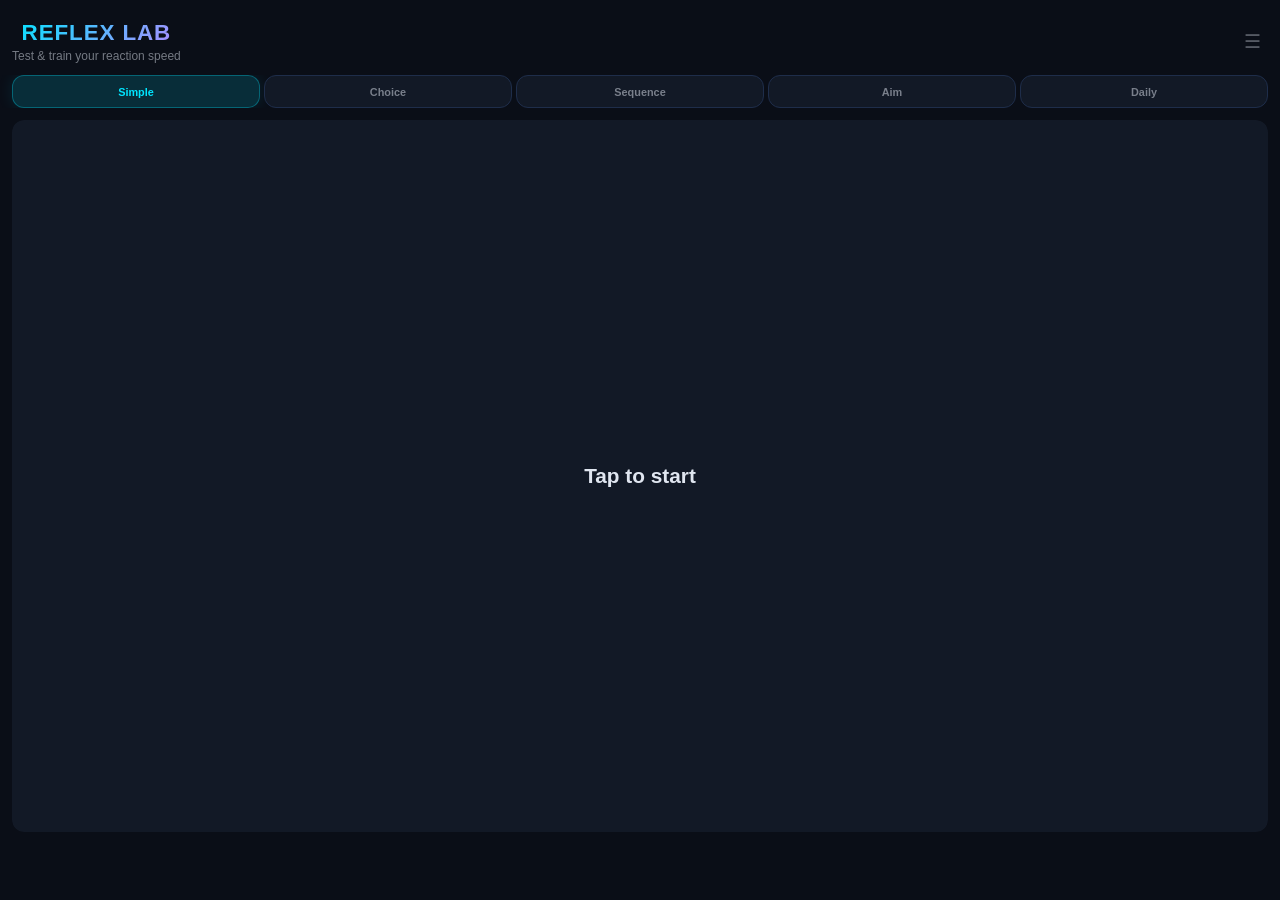
<file: apps/reflex/index.html>
<!DOCTYPE html>
<html lang="en">
<head>
<meta charset="UTF-8">
<meta name="viewport" content="width=device-width, initial-scale=1.0, user-scalable=no">
<title>Reflex Lab</title>
<link rel="icon" href="data:image/svg+xml,<svg xmlns='http://www.w3.org/2000/svg' viewBox='0 0 100 100'><text y='.9em' font-size='90'>⚡</text></svg>">
<link rel="stylesheet" href="../shared/menu.css">
<style>
*,*::before,*::after{box-sizing:border-box;margin:0;padding:0}
:root{
  --bg:#0a0e17;--surface:#121926;--surface2:#1a2336;--border:#1e2d4a;
  --cyan:#00e5ff;--cyan-dim:rgba(0,229,255,.15);--cyan-glow:rgba(0,229,255,.3);
  --green:#00e676;--red:#ff1744;--amber:#ffab00;--purple:#b388ff;
  --text:#e0e6f0;--text-dim:rgba(224,230,240,.5);
  --radius:12px;
}
html,body{height:100%;font-family:-apple-system,BlinkMacSystemFont,'Segoe UI',Roboto,sans-serif;background:var(--bg);color:var(--text);overflow-x:hidden;-webkit-tap-highlight-color:transparent}
body{display:flex;flex-direction:column;min-height:100dvh;padding-bottom:3.5rem}

/* Header */
header{text-align:center;padding:1.25rem .75rem .75rem;flex-shrink:0}
header h1{font-size:1.4rem;font-weight:700;letter-spacing:.04em;background:linear-gradient(135deg,var(--cyan),var(--purple));-webkit-background-clip:text;-webkit-text-fill-color:transparent;background-clip:text}
header p{font-size:.75rem;color:var(--text-dim);margin-top:.2rem}

/* Tabs */
.tabs{display:flex;gap:4px;padding:0 .75rem;flex-shrink:0;overflow-x:auto;-webkit-overflow-scrolling:touch;scrollbar-width:none}
.tabs::-webkit-scrollbar{display:none}
.tab{flex:1;min-width:0;padding:.6rem .25rem;font-size:.68rem;font-weight:600;text-align:center;border:1px solid var(--border);border-radius:var(--radius);background:var(--surface);color:var(--text-dim);cursor:pointer;transition:all .2s;white-space:nowrap;user-select:none}
.tab.active{background:var(--cyan-dim);color:var(--cyan);border-color:var(--cyan-glow);box-shadow:0 0 16px rgba(0,229,255,.1)}
.tab:not(.active):active{background:var(--surface2)}

/* Main area */
main{flex:1;display:flex;flex-direction:column;padding:.75rem;overflow:hidden}
.game-area{flex:1;display:flex;flex-direction:column;align-items:center;justify-content:center;position:relative;border-radius:var(--radius);overflow:hidden;min-height:0}

/* Panels */
.panel{display:none;flex-direction:column;align-items:center;justify-content:center;width:100%;height:100%;gap:1rem}
.panel.active{display:flex}

/* Buttons */
.btn{display:inline-flex;align-items:center;justify-content:center;padding:.75rem 1.75rem;border:none;border-radius:var(--radius);font-size:1rem;font-weight:600;cursor:pointer;transition:all .15s;user-select:none}
.btn-primary{background:var(--cyan);color:#0a0e17}
.btn-primary:active{transform:scale(.96);filter:brightness(1.1)}
.btn-secondary{background:var(--surface2);color:var(--text);border:1px solid var(--border)}

/* Result display */
.result-big{font-size:3.5rem;font-weight:800;font-variant-numeric:tabular-nums;line-height:1;text-align:center}
.result-unit{font-size:1rem;font-weight:400;color:var(--text-dim)}
.result-label{font-size:.8rem;color:var(--text-dim);margin-top:.25rem}

/* Stats bar */
.stats-bar{display:flex;gap:.75rem;justify-content:center;flex-wrap:wrap;margin-top:.5rem}
.stat-item{text-align:center}
.stat-value{font-size:1.1rem;font-weight:700;font-variant-numeric:tabular-nums}
.stat-label{font-size:.6rem;color:var(--text-dim);text-transform:uppercase;letter-spacing:.05em}

/* Chart */
.chart-container{width:100%;max-width:400px;margin-top:.75rem}
.chart-container svg{width:100%;height:60px;display:block}

/* Simple Reaction */
#simple-zone{width:100%;height:100%;border-radius:var(--radius);display:flex;align-items:center;justify-content:center;cursor:pointer;user-select:none;transition:background .15s}
#simple-zone.waiting{background:#b71c1c}
#simple-zone.ready{background:#1b5e20;animation:pulse-green .6s ease infinite alternate}
#simple-zone.too-early{background:#e65100}
#simple-zone.idle{background:var(--surface)}
@keyframes pulse-green{to{background:#2e7d32}}
#simple-zone .zone-text{font-size:1.3rem;font-weight:600;pointer-events:none;text-align:center;padding:1rem}

/* Choice Reaction */
.choice-grid{display:grid;grid-template-columns:1fr 1fr;gap:1rem;width:100%;max-width:300px}
.choice-circle{aspect-ratio:1;border-radius:50%;cursor:pointer;transition:all .2s;opacity:.3;border:3px solid transparent}
.choice-circle.lit{opacity:1;transform:scale(1.1);box-shadow:0 0 30px currentColor}
.choice-circle:active{transform:scale(.95)}
.choice-circle[data-color="red"]{background:#ef5350;color:#ef5350}
.choice-circle[data-color="blue"]{background:#42a5f5;color:#42a5f5}
.choice-circle[data-color="green"]{background:#66bb6a;color:#66bb6a}
.choice-circle[data-color="yellow"]{background:#ffee58;color:#ffee58}

/* Sequence Memory */
.seq-grid{display:grid;grid-template-columns:repeat(3,1fr);gap:.6rem;width:100%;max-width:280px}
.seq-tile{aspect-ratio:1;border-radius:var(--radius);background:var(--surface2);border:2px solid var(--border);cursor:pointer;transition:all .15s;user-select:none}
.seq-tile.flash{background:var(--cyan)!important;border-color:var(--cyan)!important;box-shadow:0 0 20px var(--cyan-glow)}
.seq-tile:active:not(.disabled){transform:scale(.93)}
.seq-tile.correct-flash{background:var(--green)!important;border-color:var(--green)!important}
.seq-tile.wrong-flash{background:var(--red)!important;border-color:var(--red)!important}

/* Aim Trainer */
#aim-field{position:relative;width:100%;height:100%;border-radius:var(--radius);background:var(--surface);overflow:hidden}
.aim-target{position:absolute;border-radius:50%;background:var(--cyan);cursor:pointer;animation:target-in .15s ease-out;box-shadow:0 0 20px var(--cyan-glow);transition:transform .08s}
.aim-target:active{transform:scale(.9)}
@keyframes target-in{from{transform:scale(0);opacity:0}to{transform:scale(1);opacity:1}}
.aim-hud{position:absolute;top:.75rem;left:.75rem;right:.75rem;display:flex;justify-content:space-between;pointer-events:none;font-size:.85rem;font-weight:600;font-variant-numeric:tabular-nums}

/* Daily Challenge */
.daily-banner{background:linear-gradient(135deg,rgba(0,229,255,.08),rgba(179,136,255,.08));border:1px solid var(--border);border-radius:var(--radius);padding:.75rem;text-align:center;width:100%;max-width:400px}
.daily-banner h3{font-size:.9rem;color:var(--cyan);margin-bottom:.25rem}
.daily-banner p{font-size:.75rem;color:var(--text-dim)}

/* Animations */
@keyframes fade-in{from{opacity:0;transform:translateY(8px)}to{opacity:1;transform:translateY(0)}}
.fade-in{animation:fade-in .3s ease-out}

/* Scrollbar */
::-webkit-scrollbar{width:4px}
::-webkit-scrollbar-track{background:transparent}
::-webkit-scrollbar-thumb{background:var(--border);border-radius:2px}
</style>
</head>
<body>

<header style="display:flex;align-items:center;justify-content:space-between">
  <div>
    <h1>REFLEX LAB</h1>
    <p>Test &amp; train your reaction speed</p>
  </div>
</header>

<div class="tabs" id="tabs">
  <div class="tab active" data-mode="simple">Simple</div>
  <div class="tab" data-mode="choice">Choice</div>
  <div class="tab" data-mode="sequence">Sequence</div>
  <div class="tab" data-mode="aim">Aim</div>
  <div class="tab" data-mode="daily">Daily</div>
</div>

<main>
  <div class="game-area" id="game-area">

    <!-- Simple Reaction -->
    <div class="panel active" id="panel-simple">
      <div id="simple-zone" class="idle">
        <div class="zone-text">Tap to start</div>
      </div>
    </div>

    <!-- Choice Reaction -->
    <div class="panel" id="panel-choice">
      <div id="choice-status" class="result-label" style="font-size:1rem;margin-bottom:.5rem">Tap Start to begin</div>
      <div class="choice-grid" id="choice-grid">
        <div class="choice-circle" data-color="red"></div>
        <div class="choice-circle" data-color="blue"></div>
        <div class="choice-circle" data-color="green"></div>
        <div class="choice-circle" data-color="yellow"></div>
      </div>
      <div id="choice-result" style="margin-top:1rem;text-align:center"></div>
      <button class="btn btn-primary" id="choice-start" style="margin-top:.75rem">Start</button>
    </div>

    <!-- Sequence Memory -->
    <div class="panel" id="panel-sequence">
      <div id="seq-status" style="font-size:1rem;font-weight:600;margin-bottom:.5rem">Tap Start to begin</div>
      <div class="seq-grid" id="seq-grid">
        <div class="seq-tile" data-idx="0"></div>
        <div class="seq-tile" data-idx="1"></div>
        <div class="seq-tile" data-idx="2"></div>
        <div class="seq-tile" data-idx="3"></div>
        <div class="seq-tile" data-idx="4"></div>
        <div class="seq-tile" data-idx="5"></div>
        <div class="seq-tile" data-idx="6"></div>
        <div class="seq-tile" data-idx="7"></div>
        <div class="seq-tile" data-idx="8"></div>
      </div>
      <div id="seq-result" style="margin-top:1rem;text-align:center"></div>
      <button class="btn btn-primary" id="seq-start" style="margin-top:.75rem">Start</button>
    </div>

    <!-- Aim Trainer -->
    <div class="panel" id="panel-aim">
      <div id="aim-field" style="display:none">
        <div class="aim-hud">
          <span id="aim-timer">30.0s</span>
          <span id="aim-score">0 hits</span>
        </div>
      </div>
      <div id="aim-idle">
        <div style="text-align:center">
          <p style="font-size:1rem;font-weight:600;margin-bottom:.5rem">Aim Trainer</p>
          <p style="font-size:.8rem;color:var(--text-dim);margin-bottom:1rem">Hit targets as fast as possible in 30 seconds</p>
          <div id="aim-result"></div>
          <button class="btn btn-primary" id="aim-start" style="margin-top:.75rem">Start</button>
        </div>
      </div>
    </div>

    <!-- Daily Challenge -->
    <div class="panel" id="panel-daily">
      <div class="daily-banner">
        <h3 id="daily-title">Daily Challenge</h3>
        <p id="daily-desc">Loading...</p>
      </div>
      <div id="daily-result" style="margin-top:1rem;text-align:center"></div>
      <button class="btn btn-primary" id="daily-start" style="margin-top:1rem">Start Challenge</button>
    </div>

  </div>
</main>
<script>
// ── Storage ──
const STORAGE_KEY = 'reflex-lab-data';
function loadData(){try{return JSON.parse(localStorage.getItem(STORAGE_KEY))||{}}catch(e){return{}}}
function saveData(d){localStorage.setItem(STORAGE_KEY,JSON.stringify(d))}
function getHistory(mode){const d=loadData();return d[mode]||[]}
function addResult(mode,value){
  const d=loadData();
  if(!d[mode])d[mode]=[];
  d[mode].push({value,time:Date.now()});
  if(d[mode].length>100)d[mode]=d[mode].slice(-100);
  saveData(d);
}
function getBest(mode){const h=getHistory(mode);if(!h.length)return null;const isLower=mode==='simple'||mode==='choice';return h.reduce((b,x)=>isLower?Math.min(b,x.value):Math.max(b,x.value),isLower?Infinity:-Infinity)}
function getAvg10(mode){const h=getHistory(mode).slice(-10);if(!h.length)return null;return Math.round(h.reduce((s,x)=>s+x.value,0)/h.length)}
function getLast20(mode){return getHistory(mode).slice(-20).map(x=>x.value)}

// ── Tabs ──
const tabs=document.querySelectorAll('.tab');
const panels=document.querySelectorAll('.panel');
let currentMode='simple';

tabs.forEach(tab=>{
  tab.addEventListener('click',()=>{
    const mode=tab.dataset.mode;
    if(mode===currentMode)return;
    stopAll();
    currentMode=mode;
    tabs.forEach(t=>t.classList.toggle('active',t===tab));
    panels.forEach(p=>p.classList.toggle('active',p.id==='panel-'+mode));
    if(mode==='daily')setupDaily();
  });
});

function stopAll(){
  simpleReset();choiceReset();seqReset();aimStop();
}

// ── SVG Chart ──
function renderChart(containerId,mode){
  const vals=getLast20(mode);
  if(!vals.length)return;
  const container=document.getElementById(containerId);
  if(!container)return;
  const w=400,h=60,pad=4;
  const max=Math.max(...vals),min=Math.min(...vals);
  const range=max-min||1;
  const barW=Math.max(4,(w-pad*2)/vals.length-2);
  const isLower=mode==='simple'||mode==='choice';
  let bars='';
  vals.forEach((v,i)=>{
    const norm=(v-min)/range;
    const barH=Math.max(3,norm*(h-pad*2));
    const x=pad+i*((w-pad*2)/vals.length)+(((w-pad*2)/vals.length-barW)/2);
    const y=h-pad-barH;
    const isLast=i===vals.length-1;
    const fill=isLast?'rgba(0,229,255,1)':'rgba(0,229,255,0.35)';
    bars+=`<rect x="${x}" y="${y}" width="${barW}" height="${barH}" rx="2" fill="${fill}"/>`;
  });
  container.innerHTML=`<div class="chart-container"><svg viewBox="0 0 ${w} ${h}" preserveAspectRatio="none">${bars}</svg></div>`;
}

function showStats(parentEl,mode,value,unit){
  const best=getBest(mode);
  const avg=getAvg10(mode);
  const isLower=mode==='simple'||mode==='choice';
  const bestLabel=isLower?'Best':'Best';
  parentEl.innerHTML=`
    <div class="fade-in" style="display:flex;flex-direction:column;align-items:center;gap:.5rem;">
      <div class="result-big" style="color:var(--cyan)">${value}<span class="result-unit"> ${unit}</span></div>
      <div class="stats-bar">
        <div class="stat-item"><div class="stat-value" style="color:var(--green)">${best!==null?best:'--'}</div><div class="stat-label">${bestLabel}</div></div>
        <div class="stat-item"><div class="stat-value">${avg!==null?avg:'--'}</div><div class="stat-label">Avg (10)</div></div>
      </div>
      <div id="chart-${mode}"></div>
    </div>`;
  renderChart('chart-'+mode,mode);
}

// ── Simple Reaction ──
const simpleZone=document.getElementById('simple-zone');
let simpleState='idle',simpleTimer=null,simpleStart=0;

function simpleReset(){
  clearTimeout(simpleTimer);
  simpleState='idle';
  simpleZone.className='idle';
  simpleZone.querySelector('.zone-text').textContent='Tap to start';
}

simpleZone.addEventListener('click',()=>{
  if(simpleState==='idle'){
    simpleState='waiting';
    simpleZone.className='waiting';
    simpleZone.querySelector('.zone-text').textContent='Wait for green...';
    const delay=2000+Math.random()*4000;
    simpleTimer=setTimeout(()=>{
      simpleState='ready';
      simpleZone.className='ready';
      simpleZone.querySelector('.zone-text').textContent='TAP NOW!';
      simpleStart=performance.now();
    },delay);
  } else if(simpleState==='waiting'){
    clearTimeout(simpleTimer);
    simpleState='too-early';
    simpleZone.className='too-early';
    simpleZone.querySelector('.zone-text').textContent='Too early! Tap to retry';
    setTimeout(()=>{simpleState='idle';simpleZone.className='idle';simpleZone.querySelector('.zone-text').textContent='Tap to start'},1500);
  } else if(simpleState==='ready'){
    const ms=Math.round(performance.now()-simpleStart);
    addResult('simple',ms);
    simpleState='idle';
    simpleZone.className='idle';
    simpleZone.querySelector('.zone-text').innerHTML='';
    showStats(simpleZone.querySelector('.zone-text'),'simple',ms,'ms');
    setTimeout(()=>{
      if(simpleState==='idle'&&simpleZone.className==='idle'){
        const zt=simpleZone.querySelector('.zone-text');
        if(zt&&zt.querySelector('.result-big')){
          // keep result showing, add hint
          const hint=document.createElement('div');
          hint.style.cssText='font-size:.75rem;color:var(--text-dim);margin-top:.5rem';
          hint.textContent='Tap to try again';
          zt.querySelector('.fade-in').appendChild(hint);
        }
      }
    },500);
  }
});

// ── Choice Reaction ──
const choiceGrid=document.getElementById('choice-grid');
const choiceCircles=choiceGrid.querySelectorAll('.choice-circle');
const choiceStatus=document.getElementById('choice-status');
const choiceResult=document.getElementById('choice-result');
const choiceStartBtn=document.getElementById('choice-start');
const colors=['red','blue','green','yellow'];
let choiceRunning=false,choiceRound=0,choiceTotalTime=0,choiceCorrect=0,choiceTotal=0,choiceTimer=null,choiceLitColor=null,choiceLitTime=0;
const CHOICE_ROUNDS=10;

function choiceReset(){
  choiceRunning=false;clearTimeout(choiceTimer);
  choiceCircles.forEach(c=>c.classList.remove('lit'));
  choiceStatus.textContent='Tap Start to begin';
  choiceStartBtn.style.display='';
  choiceResult.innerHTML='';
  choiceLitColor=null;
}

choiceStartBtn.addEventListener('click',()=>{
  choiceStartBtn.style.display='none';
  choiceResult.innerHTML='';
  choiceRunning=true;choiceRound=0;choiceTotalTime=0;choiceCorrect=0;choiceTotal=CHOICE_ROUNDS;
  nextChoiceRound();
});

function nextChoiceRound(){
  if(choiceRound>=CHOICE_ROUNDS){endChoice();return}
  choiceCircles.forEach(c=>c.classList.remove('lit'));
  choiceStatus.textContent=`Round ${choiceRound+1}/${CHOICE_ROUNDS}`;
  choiceLitColor=null;
  const delay=800+Math.random()*1500;
  choiceTimer=setTimeout(()=>{
    const idx=Math.floor(Math.random()*4);
    choiceLitColor=colors[idx];
    choiceCircles.forEach(c=>{c.classList.toggle('lit',c.dataset.color===choiceLitColor)});
    choiceLitTime=performance.now();
  },delay);
}

choiceCircles.forEach(c=>{
  c.addEventListener('click',()=>{
    if(!choiceRunning||!choiceLitColor)return;
    const ms=performance.now()-choiceLitTime;
    if(c.dataset.color===choiceLitColor){choiceCorrect++;choiceTotalTime+=ms}
    choiceCircles.forEach(cc=>cc.classList.remove('lit'));
    choiceLitColor=null;
    choiceRound++;
    setTimeout(nextChoiceRound,300);
  });
});

function endChoice(){
  choiceRunning=false;
  choiceCircles.forEach(c=>c.classList.remove('lit'));
  const avgMs=choiceCorrect>0?Math.round(choiceTotalTime/choiceCorrect):0;
  const accuracy=Math.round(choiceCorrect/choiceTotal*100);
  addResult('choice',avgMs||999);
  choiceStatus.textContent='Done!';
  choiceResult.innerHTML='';
  showStats(choiceResult,'choice',avgMs||'--','ms');
  const accDiv=document.createElement('div');
  accDiv.style.cssText='margin-top:.5rem;font-size:.85rem;color:var(--text-dim)';
  accDiv.textContent=`Accuracy: ${accuracy}% (${choiceCorrect}/${choiceTotal})`;
  choiceResult.querySelector('.fade-in').appendChild(accDiv);
  choiceStartBtn.textContent='Retry';
  choiceStartBtn.style.display='';
}

// ── Sequence Memory ──
const seqGrid=document.getElementById('seq-grid');
const seqTiles=seqGrid.querySelectorAll('.seq-tile');
const seqStatus=document.getElementById('seq-status');
const seqResult=document.getElementById('seq-result');
const seqStartBtn=document.getElementById('seq-start');
let seqRunning=false,seqSequence=[],seqPlayerIdx=0,seqLevel=0,seqShowingFlag=false;

function seqReset(){
  seqRunning=false;seqShowingFlag=false;
  seqTiles.forEach(t=>{t.className='seq-tile';t.classList.remove('disabled')});
  seqStatus.textContent='Tap Start to begin';
  seqStartBtn.style.display='';
  seqResult.innerHTML='';
}

seqStartBtn.addEventListener('click',()=>{
  seqStartBtn.style.display='none';
  seqResult.innerHTML='';
  seqSequence=[];seqLevel=0;seqRunning=true;
  nextSeqLevel();
});

function nextSeqLevel(){
  seqLevel++;
  seqSequence.push(Math.floor(Math.random()*9));
  seqStatus.textContent=`Level ${seqLevel} — Watch!`;
  seqShowingFlag=true;
  showSequence(0);
}

function showSequence(i){
  if(i>=seqSequence.length){
    seqShowingFlag=false;
    seqPlayerIdx=0;
    seqStatus.textContent=`Level ${seqLevel} — Your turn!`;
    return;
  }
  setTimeout(()=>{
    seqTiles[seqSequence[i]].classList.add('flash');
    setTimeout(()=>{
      seqTiles[seqSequence[i]].classList.remove('flash');
      setTimeout(()=>showSequence(i+1),150);
    },400);
  },300);
}

seqTiles.forEach((tile,idx)=>{
  tile.addEventListener('click',()=>{
    if(!seqRunning||seqShowingFlag)return;
    if(idx===seqSequence[seqPlayerIdx]){
      tile.classList.add('correct-flash');
      setTimeout(()=>tile.classList.remove('correct-flash'),200);
      seqPlayerIdx++;
      if(seqPlayerIdx>=seqSequence.length){
        setTimeout(nextSeqLevel,600);
      }
    } else {
      tile.classList.add('wrong-flash');
      setTimeout(()=>tile.classList.remove('wrong-flash'),400);
      seqRunning=false;
      const score=seqLevel-1;
      addResult('sequence',score);
      seqStatus.textContent='Wrong!';
      showStats(seqResult,'sequence',score,'lvl');
      seqStartBtn.textContent='Retry';
      seqStartBtn.style.display='';
    }
  });
});

// ── Aim Trainer ──
const aimField=document.getElementById('aim-field');
const aimIdle=document.getElementById('aim-idle');
const aimTimerEl=document.getElementById('aim-timer');
const aimScoreEl=document.getElementById('aim-score');
const aimStartBtn=document.getElementById('aim-start');
const aimResultEl=document.getElementById('aim-result');
const AIM_DURATION=30000;
const TARGET_SIZE=50;
let aimRunning=false,aimHits=0,aimTotalTime=0,aimTargetTime=0,aimInterval=null,aimEnd=0;

function aimStop(){
  aimRunning=false;clearInterval(aimInterval);
  aimField.style.display='none';aimIdle.style.display='';
  aimField.querySelectorAll('.aim-target').forEach(t=>t.remove());
}

aimStartBtn.addEventListener('click',()=>{
  aimResultEl.innerHTML='';
  aimIdle.style.display='none';
  aimField.style.display='';
  aimRunning=true;aimHits=0;aimTotalTime=0;
  aimEnd=Date.now()+AIM_DURATION;
  spawnTarget();
  aimInterval=setInterval(()=>{
    const left=Math.max(0,aimEnd-Date.now());
    aimTimerEl.textContent=(left/1000).toFixed(1)+'s';
    aimScoreEl.textContent=aimHits+' hits';
    if(left<=0)endAim();
  },50);
});

function spawnTarget(){
  aimField.querySelectorAll('.aim-target').forEach(t=>t.remove());
  if(!aimRunning)return;
  const rect=aimField.getBoundingClientRect();
  const maxX=rect.width-TARGET_SIZE-10;
  const maxY=rect.height-TARGET_SIZE-40;
  const x=10+Math.random()*Math.max(0,maxX);
  const y=35+Math.random()*Math.max(0,maxY);
  const target=document.createElement('div');
  target.className='aim-target';
  target.style.cssText=`width:${TARGET_SIZE}px;height:${TARGET_SIZE}px;left:${x}px;top:${y}px`;
  target.addEventListener('click',()=>{
    if(!aimRunning)return;
    const ms=performance.now()-aimTargetTime;
    aimHits++;aimTotalTime+=ms;
    target.remove();
    spawnTarget();
  });
  aimField.appendChild(target);
  aimTargetTime=performance.now();
}

function endAim(){
  aimRunning=false;clearInterval(aimInterval);
  aimField.querySelectorAll('.aim-target').forEach(t=>t.remove());
  aimField.style.display='none';aimIdle.style.display='';
  const avgMs=aimHits>0?Math.round(aimTotalTime/aimHits):0;
  addResult('aim',aimHits);
  showStats(aimResultEl,'aim',aimHits,'hits');
  const avgDiv=document.createElement('div');
  avgDiv.style.cssText='margin-top:.5rem;font-size:.85rem;color:var(--text-dim)';
  avgDiv.textContent=`Avg per target: ${avgMs}ms`;
  aimResultEl.querySelector('.fade-in').appendChild(avgDiv);
  aimStartBtn.textContent='Retry';
}

// ── Daily Challenge ──
const dailyTitle=document.getElementById('daily-title');
const dailyDesc=document.getElementById('daily-desc');
const dailyStartBtn=document.getElementById('daily-start');
const dailyResult=document.getElementById('daily-result');

function getDailySeed(){
  const d=new Date();
  return d.getFullYear()*10000+(d.getMonth()+1)*100+d.getDate();
}
function seededRandom(seed){let s=seed;return()=>{s=s*16807%2147483647;return(s-1)/2147483646}}

const dailyModes=['simple','choice','sequence','aim'];
const dailyConfigs={
  simple:{name:'Simple Reaction',desc:'React as fast as you can when the screen turns green!',unit:'ms'},
  choice:{name:'Choice Reaction',desc:'Tap the correct colored circle when it lights up!',unit:'ms'},
  sequence:{name:'Sequence Memory',desc:'Remember and repeat the sequence of tiles!',unit:'lvl'},
  aim:{name:'Aim Trainer',desc:'Hit as many targets as possible in 30 seconds!',unit:'hits'}
};

let dailyMode=null;

function setupDaily(){
  const seed=getDailySeed();
  const rng=seededRandom(seed);
  const idx=Math.floor(rng()*dailyModes.length);
  dailyMode=dailyModes[idx];
  const cfg=dailyConfigs[dailyMode];
  const dateStr=new Date().toLocaleDateString('en-US',{weekday:'long',month:'short',day:'numeric'});
  dailyTitle.textContent=`Daily Challenge — ${dateStr}`;
  dailyDesc.textContent=`Today: ${cfg.name} — ${cfg.desc}`;
  dailyResult.innerHTML='';

  // Check if already completed today
  const d=loadData();
  const todayKey='daily-'+seed;
  if(d[todayKey]){
    const v=d[todayKey].value;
    showStats(dailyResult,'daily-history',v,cfg.unit);
    const done=document.createElement('div');
    done.style.cssText='font-size:.75rem;color:var(--green);margin-top:.5rem';
    done.textContent='Completed today! Try again?';
    dailyResult.querySelector('.fade-in').appendChild(done);
  }
  dailyStartBtn.style.display='';
}

dailyStartBtn.addEventListener('click',()=>{
  if(!dailyMode)return;
  // Switch to that mode's tab and auto-start
  const tab=document.querySelector(`.tab[data-mode="${dailyMode}"]`);
  if(tab){
    tab.click();
    // Auto-start after a brief delay
    setTimeout(()=>{
      if(dailyMode==='simple'){
        simpleZone.click();
      } else if(dailyMode==='choice'){
        choiceStartBtn.click();
      } else if(dailyMode==='sequence'){
        seqStartBtn.click();
      } else if(dailyMode==='aim'){
        aimStartBtn.click();
      }
    },300);
  }
});

// Save daily result hook — override addResult
const origAddResult=addResult;
function addResultHooked(mode,value){
  origAddResult(mode,value);
  // Also save as daily if we came from daily
  const seed=getDailySeed();
  const todayKey='daily-'+seed;
  const d=loadData();
  if(!d[todayKey]){d[todayKey]={value,mode,time:Date.now()};saveData(d)}
  // Also add to daily-history for chart
  origAddResult('daily-history',value);
}

// Reassign addResult globally — we need to rebind
window.addResult=addResultHooked;

// Init daily on first load if that tab is shown
if(currentMode==='daily')setupDaily();
</script>
<script>
window.APP_CHANGELOG = `
<h4>Original Request</h4>
<p class="prompt">&ldquo;Give me some ideas of useful or fun apps for men, simple apps for now.&rdquo;</p>
<p>Among those 12, <strong>Reflex Lab</strong> was specified with:</p>
<ul>
<li>Simple reaction time test</li>
<li>Choice reaction (color matching)</li>
<li>Sequence memory (Simon-style)</li>
<li>Aim trainer with shrinking targets</li>
</ul>
<h4>Changes</h4>
<ul>
<li class="done" data-date="2026-02-14">Initial build &mdash; 4 reflex modes</li>
</ul>
`;
</script>
<script src="../shared/menu.js"></script>
</body>
</html>
</file>
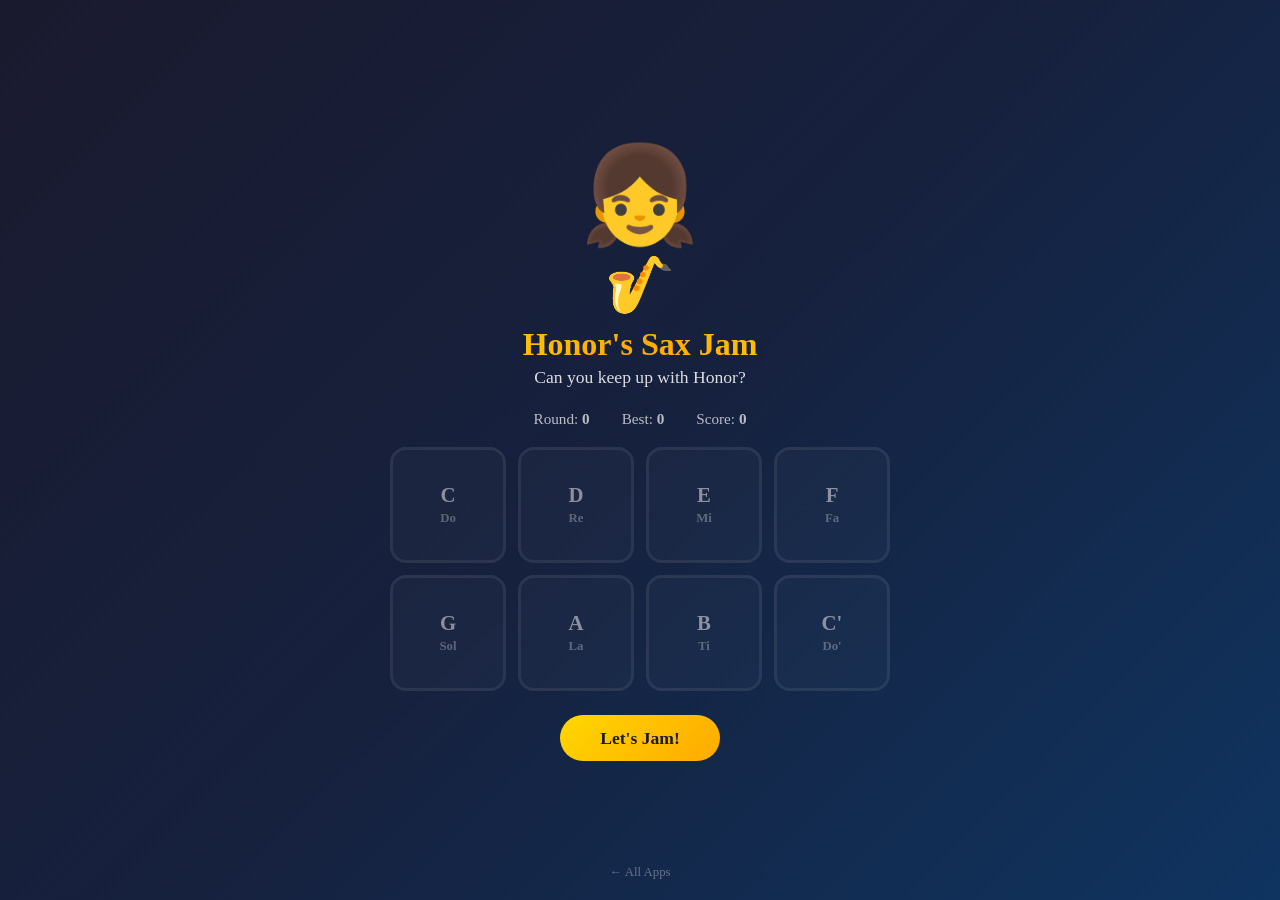
<file: apps/sax/index.html>
<!DOCTYPE html>
<html lang="en">
<head>
    <meta charset="UTF-8">
    <meta name="viewport" content="width=device-width, initial-scale=1.0, maximum-scale=1.0, user-scalable=no">
    <title>Honor's Sax Jam</title>
    <link rel="icon" href="data:image/svg+xml,<svg xmlns='http://www.w3.org/2000/svg' viewBox='0 0 100 100'><text y='.9em' font-size='90'>🎷</text></svg>">
<link rel="icon" href="data:image/svg+xml,<svg xmlns='http://www.w3.org/2000/svg' viewBox='0 0 100 100'><text y='.9em' font-size='90'>🎷</text></svg>">
    <style>
        * { margin: 0; padding: 0; box-sizing: border-box; }
        body {
            font-family: 'Georgia', serif;
            min-height: 100vh;
            background: linear-gradient(135deg, #1a1a2e 0%, #16213e 50%, #0f3460 100%);
            color: white;
            display: flex;
            flex-direction: column;
            align-items: center;
            justify-content: center;
            user-select: none;
        }
        .game {
            text-align: center;
            max-width: 500px;
            width: 90%;
        }
        .honor {
            font-size: 6rem;
            transition: transform 0.2s;
        }
        .honor.playing { transform: scale(1.15) rotate(-5deg); }
        .sax { font-size: 3.5rem; }
        h1 {
            font-size: 2rem;
            margin: 0.5rem 0 0.3rem;
            background: linear-gradient(90deg, #ffd700, #ffaa00, #ffd700);
            -webkit-background-clip: text;
            -webkit-text-fill-color: transparent;
            background-clip: text;
        }
        .status {
            font-size: 1.1rem;
            opacity: 0.85;
            margin-bottom: 1rem;
            min-height: 1.5em;
        }
        .score-bar {
            display: flex;
            justify-content: center;
            gap: 2rem;
            margin-bottom: 1.2rem;
            font-size: 0.95rem;
            opacity: 0.7;
        }
        .note-grid {
            display: grid;
            grid-template-columns: repeat(4, 1fr);
            gap: 12px;
            margin-bottom: 1.5rem;
        }
        .note-btn {
            aspect-ratio: 1;
            border: 3px solid rgba(255,255,255,0.15);
            border-radius: 16px;
            background: rgba(255,255,255,0.05);
            color: white;
            font-size: 1.3rem;
            font-family: 'Georgia', serif;
            font-weight: bold;
            cursor: pointer;
            transition: all 0.15s;
            display: flex;
            flex-direction: column;
            align-items: center;
            justify-content: center;
            gap: 4px;
        }
        .note-btn .label { font-size: 0.8rem; opacity: 0.6; }
        .note-btn, .action-btn { touch-action: manipulation; }
        .note-btn:hover:not(:disabled) {
            background: rgba(255,255,255,0.12);
            border-color: rgba(255,255,255,0.3);
        }
        .note-btn:active:not(:disabled) { transform: scale(0.93); }
        .note-btn.lit {
            background: rgba(255, 215, 0, 0.35);
            border-color: #ffd700;
            box-shadow: 0 0 20px rgba(255, 215, 0, 0.4);
            transform: scale(1.05);
        }
        .note-btn.correct {
            background: rgba(0, 255, 100, 0.3);
            border-color: #00ff64;
            box-shadow: 0 0 15px rgba(0, 255, 100, 0.3);
        }
        .note-btn.wrong {
            background: rgba(255, 50, 50, 0.35);
            border-color: #ff3232;
            box-shadow: 0 0 15px rgba(255, 50, 50, 0.3);
        }
        .note-btn:disabled { cursor: default; opacity: 0.5; }
        .action-btn {
            padding: 0.8rem 2.5rem;
            font-size: 1.1rem;
            font-family: 'Georgia', serif;
            background: linear-gradient(135deg, #ffd700, #ffaa00);
            color: #1a1a2e;
            border: none;
            border-radius: 50px;
            cursor: pointer;
            font-weight: bold;
            transition: transform 0.2s, box-shadow 0.2s;
        }
        .action-btn:hover {
            transform: scale(1.08);
            box-shadow: 0 0 25px rgba(255, 215, 0, 0.5);
        }
        .notes-bg {
            position: fixed;
            width: 100%;
            height: 100%;
            pointer-events: none;
            z-index: -1;
        }
        .bg-note {
            position: absolute;
            font-size: 2rem;
            opacity: 0;
            animation: float-note 5s ease-out infinite;
        }
        .bg-note:nth-child(1) { left: 15%; animation-delay: 0s; }
        .bg-note:nth-child(2) { left: 35%; animation-delay: 1s; }
        .bg-note:nth-child(3) { left: 55%; animation-delay: 2s; }
        .bg-note:nth-child(4) { left: 75%; animation-delay: 3s; }
        .bg-note:nth-child(5) { left: 85%; animation-delay: 4s; }
        @keyframes float-note {
            0% { opacity: 0; transform: translateY(100vh) rotate(0deg); }
            15% { opacity: 0.4; }
            75% { opacity: 0.4; }
            100% { opacity: 0; transform: translateY(-10vh) rotate(360deg); }
        }
        .streak { color: #ffd700; font-weight: bold; }
        .home-link {
            position: fixed; bottom: 1.25rem; left: 50%;
            transform: translateX(-50%);
            font-size: 0.8rem; color: rgba(255,255,255,0.35);
            text-decoration: none; transition: color 0.2s;
            z-index: 10;
        }
        .home-link:hover { color: rgba(255,255,255,0.7); }
    </style>
</head>
<body>
    <div class="notes-bg">
        <div class="bg-note">&#9835;</div>
        <div class="bg-note">&#9834;</div>
        <div class="bg-note">&#9833;</div>
        <div class="bg-note">&#9835;</div>
        <div class="bg-note">&#9834;</div>
    </div>

    <div class="game">
        <div class="honor" id="honor">&#128103;</div>
        <div class="sax">&#127927;</div>
        <h1>Honor's Sax Jam</h1>
        <p class="status" id="status">Can you keep up with Honor?</p>
        <div class="score-bar">
            <span>Round: <strong id="round">0</strong></span>
            <span>Best: <strong id="best">0</strong></span>
            <span>Score: <strong id="score">0</strong></span>
        </div>

        <div class="note-grid" id="grid"></div>

        <button class="action-btn" id="startBtn" onclick="startGame()">Let's Jam!</button>
    </div>

    <a href="../" class="home-link">&larr; All Apps</a>

    <script>
        const noteData = [
            { name: 'C', freq: 261.63, label: 'Do' },
            { name: 'D', freq: 293.66, label: 'Re' },
            { name: 'E', freq: 329.63, label: 'Mi' },
            { name: 'F', freq: 349.23, label: 'Fa' },
            { name: 'G', freq: 392.00, label: 'Sol' },
            { name: 'A', freq: 440.00, label: 'La' },
            { name: 'B', freq: 493.88, label: 'Ti' },
            { name: 'C\'', freq: 523.25, label: 'Do\'' },
        ];

        let audioCtx = null;
        let sequence = [];
        let playerIndex = 0;
        let round = 0;
        let score = 0;
        let best = 0;
        let accepting = false;
        let retryAvailable = false;

        const grid = document.getElementById('grid');
        const status = document.getElementById('status');
        const honor = document.getElementById('honor');
        const startBtn = document.getElementById('startBtn');

        // Build note buttons
        noteData.forEach((note, i) => {
            const btn = document.createElement('button');
            btn.className = 'note-btn';
            btn.id = 'note-' + i;
            btn.innerHTML = `<span>${note.name}</span><span class="label">${note.label}</span>`;
            btn.disabled = true;
            btn.addEventListener('click', () => playerPress(i));
            // Keyboard support: keys 1-8
            grid.appendChild(btn);
        });

        document.addEventListener('keydown', (e) => {
            const num = parseInt(e.key);
            if (num >= 1 && num <= 8 && accepting) {
                playerPress(num - 1);
            }
        });

        function getAudioCtx() {
            if (!audioCtx) audioCtx = new (window.AudioContext || window.webkitAudioContext)();
            return audioCtx;
        }

        function playTone(freq, duration = 0.35) {
            const ctx = getAudioCtx();
            const osc = ctx.createOscillator();
            const gain = ctx.createGain();
            // Sax-like: sawtooth + slight filter
            osc.type = 'sawtooth';
            osc.frequency.value = freq;
            const filter = ctx.createBiquadFilter();
            filter.type = 'lowpass';
            filter.frequency.value = 1200;
            filter.Q.value = 2;
            gain.gain.setValueAtTime(0.18, ctx.currentTime);
            gain.gain.exponentialRampToValueAtTime(0.01, ctx.currentTime + duration);
            osc.connect(filter);
            filter.connect(gain);
            gain.connect(ctx.destination);
            osc.start();
            osc.stop(ctx.currentTime + duration);
        }

        function playWrong() {
            const ctx = getAudioCtx();
            const osc = ctx.createOscillator();
            const gain = ctx.createGain();
            osc.type = 'square';
            osc.frequency.value = 110;
            gain.gain.setValueAtTime(0.12, ctx.currentTime);
            gain.gain.exponentialRampToValueAtTime(0.01, ctx.currentTime + 0.4);
            osc.connect(gain);
            gain.connect(ctx.destination);
            osc.start();
            osc.stop(ctx.currentTime + 0.4);
        }

        function lightUp(index, className = 'lit', duration = 350) {
            const btn = document.getElementById('note-' + index);
            btn.classList.add(className);
            setTimeout(() => btn.classList.remove(className), duration);
        }

        function setButtons(enabled) {
            noteData.forEach((_, i) => {
                document.getElementById('note-' + i).disabled = !enabled;
            });
        }

        function updateDisplay() {
            document.getElementById('round').textContent = round;
            document.getElementById('best').textContent = best;
            document.getElementById('score').textContent = score;
        }

        async function sleep(ms) {
            return new Promise(r => setTimeout(r, ms));
        }

        async function playSequence() {
            accepting = false;
            setButtons(false);
            status.textContent = "Honor is playing... Watch closely!";
            honor.classList.add('playing');

            await sleep(600);

            const speed = Math.max(350, 600 - round * 25);
            for (let i = 0; i < sequence.length; i++) {
                const idx = sequence[i];
                lightUp(idx, 'lit', speed - 80);
                playTone(noteData[idx].freq, speed / 1000);
                await sleep(speed);
            }

            honor.classList.remove('playing');
            status.textContent = "Your turn! Repeat the melody";
            setButtons(true);
            accepting = true;
            playerIndex = 0;
        }

        function nextRound() {
            round++;
            retryAvailable = true;
            const next = Math.floor(Math.random() * noteData.length);
            sequence.push(next);
            updateDisplay();
            playSequence();
        }

        function playerPress(index) {
            if (!accepting) return;

            lightUp(index, 'lit', 200);
            playTone(noteData[index].freq, 0.25);

            if (index === sequence[playerIndex]) {
                lightUp(index, 'correct', 300);
                playerIndex++;
                score += 10;
                updateDisplay();

                if (playerIndex === sequence.length) {
                    accepting = false;
                    setButtons(false);
                    score += round * 5; // bonus for completing a round
                    updateDisplay();

                    const cheers = [
                        "Nailed it!",
                        "You're on fire!",
                        "Honor is impressed!",
                        "Saxophone superstar!",
                        "Incredible ear!",
                        "Can't stop the groove!",
                        "Jazz hands!",
                    ];
                    status.innerHTML = `<span class="streak">${cheers[Math.min(round - 1, cheers.length - 1)]}</span> Get ready...`;

                    setTimeout(() => nextRound(), 1500);
                }
            } else {
                // Wrong note
                accepting = false;
                lightUp(index, 'wrong', 600);
                playWrong();
                setButtons(false);

                if (retryAvailable) {
                    retryAvailable = false;
                    status.textContent = "Oops! One more try... Honor will play it again";
                    setTimeout(() => playSequence(), 1500);
                } else {
                    if (round > best) best = round;
                    updateDisplay();
                    honor.classList.remove('playing');
                    status.textContent = `Game over! You reached round ${round}`;
                    startBtn.textContent = 'Play Again';
                    startBtn.style.display = '';
                }
            }
        }

        function startGame() {
            sequence = [];
            playerIndex = 0;
            round = 0;
            score = 0;
            updateDisplay();
            startBtn.style.display = 'none';
            nextRound();
        }
    </script>
</body>
</html>
</file>
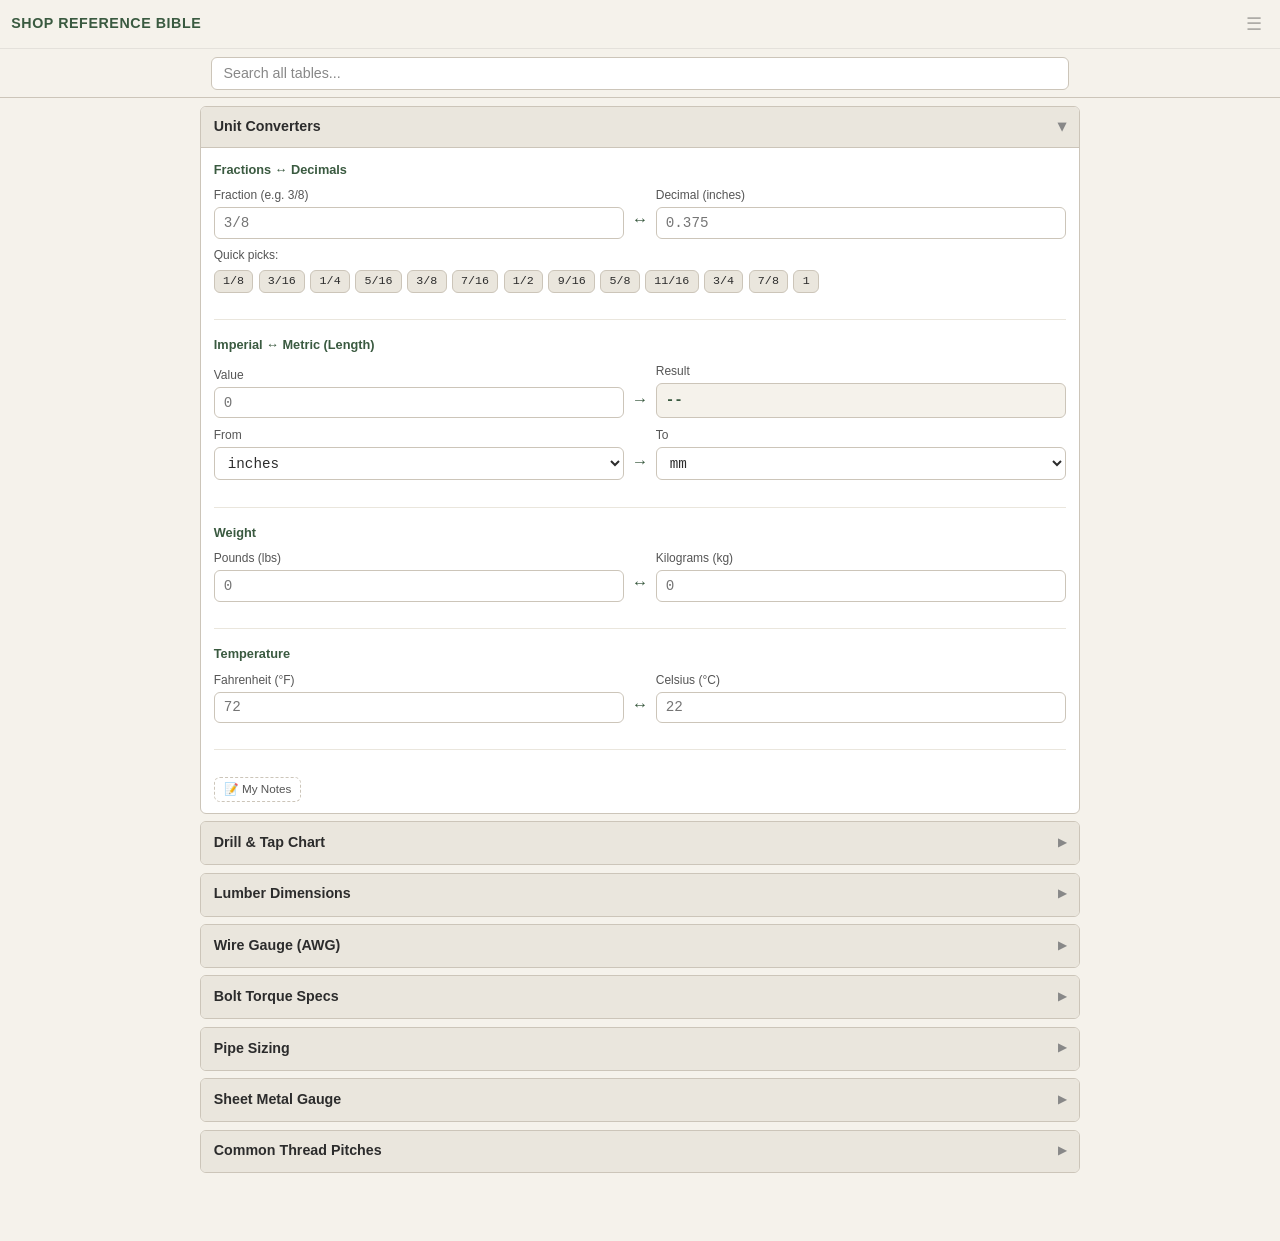
<file: apps/shop/index.html>
<!DOCTYPE html>
<html lang="en">
<head>
<meta charset="UTF-8">
<meta name="viewport" content="width=device-width, initial-scale=1.0, user-scalable=yes">
<title>Shop Reference Bible</title>
<link rel="icon" href="data:image/svg+xml,<svg xmlns='http://www.w3.org/2000/svg' viewBox='0 0 100 100'><text y='.9em' font-size='90'>🔧</text></svg>">
<meta name="description" content="Workshop quick-reference: unit converters, drill &amp; tap charts, lumber dimensions, wire gauge, torque specs, and more.">
<meta name="theme-color" content="#3a5a40">
<meta name="apple-mobile-web-app-capable" content="yes">
<meta name="apple-mobile-web-app-status-bar-style" content="default">
<link rel="manifest" href="https://app.tomhoeck.com/shop/manifest.json">
<link rel="stylesheet" href="../shared/menu.css">
<style>
*,*::before,*::after{box-sizing:border-box;margin:0;padding:0}
:root{
  --bg:#f5f2eb;--bg2:#eae6dd;--bg3:#ddd9cf;
  --text:#2c2c2c;--text2:#555;--text3:#888;
  --accent:#3a5a40;--accent2:#588157;--accent-light:#a3b18a;
  --border:#ccc5b9;--border2:#b8b2a6;
  --mono:'SFMono-Regular',Consolas,'Liberation Mono','Courier New',monospace;
  --sans:-apple-system,BlinkMacSystemFont,'Segoe UI',Roboto,Helvetica,Arial,sans-serif;
  --radius:6px;
}
html{font-size:15px;-webkit-text-size-adjust:100%}
body{
  font-family:var(--sans);background:var(--bg);color:var(--text);
  line-height:1.5;padding:0 0 4rem;min-height:100vh;
}
h1{font-size:1.35rem;font-weight:700;color:var(--accent);text-align:center;padding:1rem .75rem .25rem}
.subtitle{text-align:center;font-size:.8rem;color:var(--text3);margin-bottom:.75rem}

/* Search */
.search-wrap{position:sticky;top:0;z-index:20;background:var(--bg);padding:.5rem .75rem;border-bottom:1px solid var(--border)}
.search-wrap input{
  width:100%;padding:.5rem .75rem;border:1px solid var(--border);border-radius:var(--radius);
  font-size:.95rem;background:#fff;color:var(--text);outline:none;
}
.search-wrap input:focus{border-color:var(--accent);box-shadow:0 0 0 2px rgba(58,90,64,.15)}
.search-wrap input::placeholder{color:var(--text3)}

/* Sections */
.section{margin:.5rem .75rem;border:1px solid var(--border);border-radius:var(--radius);background:#fff;overflow:hidden}
.section-header{
  display:flex;align-items:center;justify-content:space-between;
  padding:.65rem .85rem;cursor:pointer;user-select:none;
  background:var(--bg2);border-bottom:1px solid transparent;
  font-weight:600;font-size:.95rem;color:var(--text);
  transition:background .15s;
}
.section-header:hover{background:var(--bg3)}
.section-header .chevron{
  font-size:.7rem;transition:transform .2s;color:var(--text3);flex-shrink:0;margin-left:.5rem;
}
.section.open .section-header{border-bottom-color:var(--border)}
.section.open .chevron{transform:rotate(90deg)}
.section-body{display:none;padding:.75rem .85rem}
.section.open .section-body{display:block}

/* Converter panels */
.converter{margin-bottom:.75rem}
.converter label{display:block;font-size:.8rem;color:var(--text2);margin-bottom:.2rem;font-weight:500}
.converter input,.converter select{
  width:100%;padding:.45rem .6rem;border:1px solid var(--border);border-radius:var(--radius);
  font-size:.95rem;font-family:var(--mono);background:#fff;color:var(--text);
}
.converter select{appearance:auto}
.converter-row{display:grid;grid-template-columns:1fr auto 1fr;gap:.5rem;align-items:end;margin-bottom:.5rem}
.converter-row .arrow{text-align:center;color:var(--accent);font-weight:700;padding-bottom:.45rem;font-size:1.1rem}
.quick-picks{display:flex;flex-wrap:wrap;gap:.35rem;margin-top:.35rem}
.quick-picks button{
  padding:.25rem .55rem;border:1px solid var(--border);border-radius:var(--radius);
  background:var(--bg2);font-size:.78rem;font-family:var(--mono);cursor:pointer;
  color:var(--text);transition:background .1s,border-color .1s;
}
.quick-picks button:hover{background:var(--accent-light);border-color:var(--accent2)}
.result-display{
  background:var(--bg);border:1px solid var(--border);border-radius:var(--radius);
  padding:.4rem .6rem;font-family:var(--mono);font-size:.95rem;min-height:2rem;
  display:flex;align-items:center;color:var(--accent);font-weight:600;
}
.converter-group{margin-bottom:1rem;padding-bottom:1rem;border-bottom:1px solid var(--bg2)}
.converter-group:last-child{border-bottom:none;margin-bottom:0;padding-bottom:0}
.converter-group h3{font-size:.85rem;color:var(--accent);margin-bottom:.5rem;font-weight:600}

/* Tables */
.ref-table-wrap{overflow-x:auto;-webkit-overflow-scrolling:touch;margin:0 -.85rem;padding:0 .85rem}
table{width:100%;border-collapse:collapse;font-size:.82rem;min-width:400px}
th{
  background:var(--bg2);padding:.4rem .5rem;text-align:left;font-weight:600;
  border-bottom:2px solid var(--border);color:var(--text);white-space:nowrap;
  position:sticky;top:0;
}
td{
  padding:.35rem .5rem;border-bottom:1px solid var(--bg2);font-family:var(--mono);
  white-space:nowrap;color:var(--text);
}
tr:hover td{background:rgba(58,90,64,.04)}
tr.highlight td{background:rgba(58,90,64,.1)}

/* Notes */
.notes-toggle{
  display:inline-flex;align-items:center;gap:.3rem;
  margin-top:.75rem;padding:.3rem .6rem;border:1px dashed var(--border);border-radius:var(--radius);
  background:transparent;font-size:.78rem;color:var(--text2);cursor:pointer;
}
.notes-toggle:hover{background:var(--bg2)}
.notes-area{display:none;margin-top:.5rem}
.notes-area.open{display:block}
.notes-area textarea{
  width:100%;min-height:3.5rem;padding:.5rem;border:1px solid var(--border);border-radius:var(--radius);
  font-size:.85rem;font-family:var(--sans);resize:vertical;background:var(--bg);color:var(--text);
}
.notes-area .save-hint{font-size:.7rem;color:var(--text3);margin-top:.2rem}

/* No results */
.no-results{text-align:center;padding:2rem 1rem;color:var(--text3);font-size:.9rem;display:none}

/* Responsive */
@media(min-width:640px){
  .section{margin:.5rem auto;max-width:720px}
  .search-wrap{padding:.5rem calc(50% - 360px + .75rem)}
  h1,.subtitle{max-width:720px;margin-left:auto;margin-right:auto}
}
@media(min-width:900px){
  .section{max-width:880px}
  .search-wrap{padding:.5rem calc(50% - 440px + .75rem)}
  h1,.subtitle{max-width:880px}
}
</style>
</head>
<body>

<div class="app-header">
  <h1>Shop Reference Bible</h1>
</div>

<div class="search-wrap">
  <input type="search" id="globalSearch" placeholder="Search all tables..." autocomplete="off" spellcheck="false">
</div>

<div id="app"></div>
<div class="no-results" id="noResults">No matching results found.</div>
<script>
// ── Data ──────────────────────────────────────────────
const DATA = {};

DATA.drillTap = {
  sae: [
    ['#4-40','#43 (0.089")','#31 (0.120")'],
    ['#6-32','#36 (0.107")','#25 (0.150")'],
    ['#8-32','#29 (0.136")','#18 (0.170")'],
    ['#10-24','#25 (0.150")','#9 (0.196")'],
    ['#10-32','#21 (0.159")','#9 (0.196")'],
    ['1/4"-20','#7 (0.201")','17/64" (0.266")'],
    ['1/4"-28','#3 (0.213")','17/64" (0.266")'],
    ['5/16"-18','F (0.257")','21/64" (0.328")'],
    ['5/16"-24','I (0.272")','21/64" (0.328")'],
    ['3/8"-16','5/16" (0.313")','25/64" (0.391")'],
    ['3/8"-24','Q (0.332")','25/64" (0.391")'],
    ['7/16"-14','U (0.368")','29/64" (0.453")'],
    ['1/2"-13','27/64" (0.422")','17/32" (0.531")'],
    ['1/2"-20','29/64" (0.453")','17/32" (0.531")'],
    ['9/16"-12','31/64" (0.484")','19/32" (0.594")'],
    ['5/8"-11','17/32" (0.531")','21/32" (0.656")'],
    ['3/4"-10','21/32" (0.656")','25/32" (0.781")'],
    ['7/8"-9','49/64" (0.766")','29/32" (0.906")'],
    ['1"-8','7/8" (0.875")','1-1/32" (1.031")'],
  ],
  metric: [
    ['M3 x 0.5','2.5 mm','3.2 mm'],
    ['M4 x 0.7','3.3 mm','4.2 mm'],
    ['M5 x 0.8','4.2 mm','5.3 mm'],
    ['M6 x 1.0','5.0 mm','6.4 mm'],
    ['M8 x 1.25','6.8 mm','8.4 mm'],
    ['M8 x 1.0','7.0 mm','8.4 mm'],
    ['M10 x 1.5','8.5 mm','10.5 mm'],
    ['M10 x 1.25','8.8 mm','10.5 mm'],
    ['M12 x 1.75','10.2 mm','13.0 mm'],
    ['M12 x 1.25','10.8 mm','13.0 mm'],
    ['M14 x 2.0','12.0 mm','15.0 mm'],
    ['M16 x 2.0','14.0 mm','17.0 mm'],
    ['M18 x 2.5','15.5 mm','19.0 mm'],
    ['M20 x 2.5','17.5 mm','21.0 mm'],
    ['M24 x 3.0','21.0 mm','25.0 mm'],
  ]
};

DATA.lumber = [
  ['1 x 2','3/4" x 1-1/2"','19 x 38 mm'],
  ['1 x 3','3/4" x 2-1/2"','19 x 64 mm'],
  ['1 x 4','3/4" x 3-1/2"','19 x 89 mm'],
  ['1 x 6','3/4" x 5-1/2"','19 x 140 mm'],
  ['1 x 8','3/4" x 7-1/4"','19 x 184 mm'],
  ['1 x 10','3/4" x 9-1/4"','19 x 235 mm'],
  ['1 x 12','3/4" x 11-1/4"','19 x 286 mm'],
  ['2 x 2','1-1/2" x 1-1/2"','38 x 38 mm'],
  ['2 x 3','1-1/2" x 2-1/2"','38 x 64 mm'],
  ['2 x 4','1-1/2" x 3-1/2"','38 x 89 mm'],
  ['2 x 6','1-1/2" x 5-1/2"','38 x 140 mm'],
  ['2 x 8','1-1/2" x 7-1/4"','38 x 184 mm'],
  ['2 x 10','1-1/2" x 9-1/4"','38 x 235 mm'],
  ['2 x 12','1-1/2" x 11-1/4"','38 x 286 mm'],
  ['4 x 4','3-1/2" x 3-1/2"','89 x 89 mm'],
  ['4 x 6','3-1/2" x 5-1/2"','89 x 140 mm'],
  ['6 x 6','5-1/2" x 5-1/2"','140 x 140 mm'],
];

DATA.wireGauge = [
  ['0000 (4/0)','0.4600','11.684','195'],
  ['000 (3/0)','0.4096','10.404','165'],
  ['00 (2/0)','0.3648','9.266','145'],
  ['0 (1/0)','0.3249','8.252','125'],
  ['1','0.2893','7.348','110'],
  ['2','0.2576','6.544','95'],
  ['4','0.2043','5.189','70'],
  ['6','0.1620','4.115','55'],
  ['8','0.1285','3.264','40'],
  ['10','0.1019','2.588','30'],
  ['12','0.0808','2.053','20'],
  ['14','0.0641','1.628','15'],
  ['16','0.0508','1.291','10'],
  ['18','0.0403','1.024','7'],
  ['20','0.0320','0.812','5'],
  ['22','0.0253','0.644','3'],
  ['24','0.0201','0.511','2.1'],
];

DATA.boltTorque = {
  sae: [
    ['1/4"','8','14'],
    ['5/16"','17','29'],
    ['3/8"','31','54'],
    ['7/16"','49','86'],
    ['1/2"','75','133'],
    ['9/16"','110','189'],
    ['5/8"','150','266'],
    ['3/4"','266','473'],
    ['7/8"','430','765'],
    ['1"','640','1140'],
  ],
  metric: [
    ['M6','7','10'],
    ['M8','18','25'],
    ['M10','35','50'],
    ['M12','60','87'],
    ['M14','97','140'],
    ['M16','150','215'],
    ['M18','210','300'],
    ['M20','300','430'],
    ['M22','410','580'],
    ['M24','520','740'],
  ]
};

DATA.pipe = [
  ['1/8"','0.405','0.269','10.3','6.8'],
  ['1/4"','0.540','0.364','13.7','9.2'],
  ['3/8"','0.675','0.493','17.1','12.5'],
  ['1/2"','0.840','0.622','21.3','15.8'],
  ['3/4"','1.050','0.824','26.7','20.9'],
  ['1"','1.315','1.049','33.4','26.6'],
  ['1-1/4"','1.660','1.380','42.2','35.1'],
  ['1-1/2"','1.900','1.610','48.3','40.9'],
  ['2"','2.375','2.067','60.3','52.5'],
  ['2-1/2"','2.875','2.469','73.0','62.7'],
  ['3"','3.500','3.068','88.9','77.9'],
  ['4"','4.500','4.026','114.3','102.3'],
];

DATA.sheetMetal = [
  ['7','0.1793','0.1443','0.1875'],
  ['8','0.1644','0.1285','0.1719'],
  ['9','0.1495','0.1144','0.1563'],
  ['10','0.1345','0.1019','0.1406'],
  ['11','0.1196','0.0907','0.1250'],
  ['12','0.1046','0.0808','0.1094'],
  ['13','0.0897','0.0720','0.0938'],
  ['14','0.0747','0.0641','0.0781'],
  ['16','0.0598','0.0508','0.0625'],
  ['18','0.0478','0.0403','0.0500'],
  ['20','0.0359','0.0320','0.0375'],
  ['22','0.0299','0.0253','0.0313'],
  ['24','0.0239','0.0201','0.0250'],
  ['26','0.0179','0.0159','0.0188'],
  ['28','0.0149','0.0126','0.0156'],
];

DATA.threadPitch = {
  sae: [
    ['#4','40','48'],
    ['#6','32','40'],
    ['#8','32','36'],
    ['#10','24','32'],
    ['1/4"','20','28'],
    ['5/16"','18','24'],
    ['3/8"','16','24'],
    ['7/16"','14','20'],
    ['1/2"','13','20'],
    ['9/16"','12','18'],
    ['5/8"','11','18'],
    ['3/4"','10','16'],
    ['7/8"','9','14'],
    ['1"','8','12'],
  ],
  metric: [
    ['M3','0.50','0.35'],
    ['M4','0.70','0.50'],
    ['M5','0.80','0.50'],
    ['M6','1.00','0.75'],
    ['M8','1.25','1.00'],
    ['M10','1.50','1.25'],
    ['M12','1.75','1.25'],
    ['M14','2.00','1.50'],
    ['M16','2.00','1.50'],
    ['M18','2.50','1.50'],
    ['M20','2.50','1.50'],
    ['M24','3.00','2.00'],
  ]
};

// ── Fractions ──────────────────────────────────────────
const FRACTIONS = [
  [1,64],[1,32],[3,64],[1,16],[5,64],[3,32],[7,64],[1,8],
  [9,64],[5,32],[11,64],[3,16],[13,64],[7,32],[15,64],[1,4],
  [17,64],[9,32],[19,64],[5,16],[21,64],[11,32],[23,64],[3,8],
  [25,64],[13,32],[27,64],[7,16],[29,64],[15,32],[31,64],[1,2],
  [33,64],[17,32],[35,64],[9,16],[37,64],[19,32],[39,64],[5,8],
  [41,64],[21,32],[43,64],[11,16],[45,64],[23,32],[47,64],[3,4],
  [49,64],[25,32],[51,64],[13,16],[53,64],[27,32],[55,64],[7,8],
  [57,64],[29,32],[59,64],[15,16],[61,64],[31,32],[63,64],[1,1]
];

const QUICK_FRACS = ['1/8','3/16','1/4','5/16','3/8','7/16','1/2','9/16','5/8','11/16','3/4','7/8','1'];

function fracToDecimal(n,d){ return n/d; }

function decimalToFrac(val){
  if(val<=0||val>1) return val===1?'1"':'--';
  let best=null, bestDiff=999;
  for(const [n,d] of FRACTIONS){
    const diff=Math.abs(val-n/d);
    if(diff<bestDiff){bestDiff=diff;best=[n,d];}
  }
  if(best) return best[0]+'/'+best[1]+'"';
  return val.toFixed(4)+'"';
}

// ── Rendering ──────────────────────────────────────────
function buildApp(){
  const app=document.getElementById('app');
  app.innerHTML = buildConverterSection() +
    buildSection('drill-tap','Drill & Tap Chart',buildDrillTapHTML()) +
    buildSection('lumber','Lumber Dimensions',buildLumberHTML()) +
    buildSection('wire-gauge','Wire Gauge (AWG)',buildWireGaugeHTML()) +
    buildSection('bolt-torque','Bolt Torque Specs',buildBoltTorqueHTML()) +
    buildSection('pipe','Pipe Sizing',buildPipeHTML()) +
    buildSection('sheet-metal','Sheet Metal Gauge',buildSheetMetalHTML()) +
    buildSection('thread-pitch','Common Thread Pitches',buildThreadPitchHTML());
}

function buildSection(id,title,body){
  return `<div class="section" data-section="${id}" id="sec-${id}">
    <div class="section-header" onclick="toggleSection(this)">
      <span>${title}</span><span class="chevron">&#9654;</span>
    </div>
    <div class="section-body">
      ${body}
      ${buildNotesArea(id)}
    </div>
  </div>`;
}

function buildNotesArea(id){
  return `<button class="notes-toggle" onclick="toggleNotes(this)">&#128221; My Notes</button>
  <div class="notes-area" data-notes="${id}">
    <textarea placeholder="Add your notes for this section..." oninput="saveNote('${id}',this.value)">${loadNote(id)}</textarea>
    <div class="save-hint">Auto-saved to this browser</div>
  </div>`;
}

function buildConverterSection(){
  return `<div class="section open" data-section="converters" id="sec-converters">
    <div class="section-header" onclick="toggleSection(this)">
      <span>Unit Converters</span><span class="chevron">&#9654;</span>
    </div>
    <div class="section-body">
      ${buildFracConverter()}
      ${buildLengthConverter()}
      ${buildWeightConverter()}
      ${buildTempConverter()}
      ${buildNotesArea('converters')}
    </div>
  </div>`;
}

function buildFracConverter(){
  return `<div class="converter-group">
    <h3>Fractions &harr; Decimals</h3>
    <div class="converter">
      <div class="converter-row">
        <div>
          <label>Fraction (e.g. 3/8)</label>
          <input type="text" id="fracIn" placeholder="3/8" oninput="convertFrac()">
        </div>
        <div class="arrow">&harr;</div>
        <div>
          <label>Decimal (inches)</label>
          <input type="text" id="decIn" placeholder="0.375" oninput="convertDec()">
        </div>
      </div>
      <label>Quick picks:</label>
      <div class="quick-picks">
        ${QUICK_FRACS.map(f=>`<button onclick="pickFrac('${f}')">${f}</button>`).join('')}
      </div>
    </div>
  </div>`;
}

function buildLengthConverter(){
  return `<div class="converter-group">
    <h3>Imperial &harr; Metric (Length)</h3>
    <div class="converter">
      <div class="converter-row">
        <div>
          <label>Value</label>
          <input type="number" id="lenVal" placeholder="0" step="any" oninput="convertLength()">
        </div>
        <div class="arrow">&rarr;</div>
        <div>
          <label>Result</label>
          <div class="result-display" id="lenResult">--</div>
        </div>
      </div>
      <div class="converter-row" style="grid-template-columns:1fr auto 1fr">
        <div>
          <label>From</label>
          <select id="lenFrom" onchange="convertLength()">
            <option value="in">inches</option><option value="ft">feet</option>
            <option value="mm">mm</option><option value="cm">cm</option><option value="m">meters</option>
          </select>
        </div>
        <div class="arrow">&rarr;</div>
        <div>
          <label>To</label>
          <select id="lenTo" onchange="convertLength()">
            <option value="mm" selected>mm</option><option value="cm">cm</option><option value="m">meters</option>
            <option value="in">inches</option><option value="ft">feet</option>
          </select>
        </div>
      </div>
    </div>
  </div>`;
}

function buildWeightConverter(){
  return `<div class="converter-group">
    <h3>Weight</h3>
    <div class="converter">
      <div class="converter-row">
        <div>
          <label>Pounds (lbs)</label>
          <input type="number" id="lbsIn" placeholder="0" step="any" oninput="convertWeight('lbs')">
        </div>
        <div class="arrow">&harr;</div>
        <div>
          <label>Kilograms (kg)</label>
          <input type="number" id="kgIn" placeholder="0" step="any" oninput="convertWeight('kg')">
        </div>
      </div>
    </div>
  </div>`;
}

function buildTempConverter(){
  return `<div class="converter-group">
    <h3>Temperature</h3>
    <div class="converter">
      <div class="converter-row">
        <div>
          <label>Fahrenheit (&deg;F)</label>
          <input type="number" id="fIn" placeholder="72" step="any" oninput="convertTemp('f')">
        </div>
        <div class="arrow">&harr;</div>
        <div>
          <label>Celsius (&deg;C)</label>
          <input type="number" id="cIn" placeholder="22" step="any" oninput="convertTemp('c')">
        </div>
      </div>
    </div>
  </div>`;
}

// ── Reference Tables ──────────────────────────────────
function tableWrap(html){ return `<div class="ref-table-wrap">${html}</div>`; }

function buildDrillTapHTML(){
  let h='<h3 style="margin-bottom:.5rem;font-size:.85rem;color:var(--accent)">SAE (Inch)</h3>';
  h+=tableWrap(`<table><thead><tr><th>Bolt Size</th><th>Tap Drill</th><th>Clearance Drill</th></tr></thead><tbody>
    ${DATA.drillTap.sae.map(r=>`<tr><td>${r[0]}</td><td>${r[1]}</td><td>${r[2]}</td></tr>`).join('')}
  </tbody></table>`);
  h+='<h3 style="margin:.75rem 0 .5rem;font-size:.85rem;color:var(--accent)">Metric</h3>';
  h+=tableWrap(`<table><thead><tr><th>Bolt Size</th><th>Tap Drill</th><th>Clearance Drill</th></tr></thead><tbody>
    ${DATA.drillTap.metric.map(r=>`<tr><td>${r[0]}</td><td>${r[1]}</td><td>${r[2]}</td></tr>`).join('')}
  </tbody></table>`);
  return h;
}

function buildLumberHTML(){
  return tableWrap(`<table><thead><tr><th>Nominal</th><th>Actual (Imperial)</th><th>Actual (Metric)</th></tr></thead><tbody>
    ${DATA.lumber.map(r=>`<tr><td>${r[0]}</td><td>${r[1]}</td><td>${r[2]}</td></tr>`).join('')}
  </tbody></table>`);
}

function buildWireGaugeHTML(){
  return tableWrap(`<table><thead><tr><th>AWG</th><th>Dia (in)</th><th>Dia (mm)</th><th>Max Amps*</th></tr></thead><tbody>
    ${DATA.wireGauge.map(r=>`<tr><td>${r[0]}</td><td>${r[1]}</td><td>${r[2]}</td><td>${r[3]} A</td></tr>`).join('')}
  </tbody></table>`) + '<p style="font-size:.7rem;color:var(--text3);margin-top:.3rem">*Ampacity for copper, 60&deg;C rating, in free air. Derate for conduit/bundling.</p>';
}

function buildBoltTorqueHTML(){
  let h='<h3 style="margin-bottom:.5rem;font-size:.85rem;color:var(--accent)">SAE (ft-lbs, dry)</h3>';
  h+=tableWrap(`<table><thead><tr><th>Bolt Size</th><th>Grade 5</th><th>Grade 8</th></tr></thead><tbody>
    ${DATA.boltTorque.sae.map(r=>`<tr><td>${r[0]}</td><td>${r[1]}</td><td>${r[2]}</td></tr>`).join('')}
  </tbody></table>`);
  h+='<h3 style="margin:.75rem 0 .5rem;font-size:.85rem;color:var(--accent)">Metric (N&middot;m, dry)</h3>';
  h+=tableWrap(`<table><thead><tr><th>Bolt Size</th><th>Class 8.8</th><th>Class 10.9</th></tr></thead><tbody>
    ${DATA.boltTorque.metric.map(r=>`<tr><td>${r[0]}</td><td>${r[1]}</td><td>${r[2]}</td></tr>`).join('')}
  </tbody></table>`);
  h+='<p style="font-size:.7rem;color:var(--text3);margin-top:.3rem">Dry torque values. Reduce ~25% for lubricated fasteners.</p>';
  return h;
}

function buildPipeHTML(){
  return tableWrap(`<table><thead><tr><th>Nominal</th><th>OD (in)</th><th>ID (in)*</th><th>OD (mm)</th><th>ID (mm)*</th></tr></thead><tbody>
    ${DATA.pipe.map(r=>`<tr><td>${r[0]}</td><td>${r[1]}</td><td>${r[2]}</td><td>${r[3]}</td><td>${r[4]}</td></tr>`).join('')}
  </tbody></table>`) + '<p style="font-size:.7rem;color:var(--text3);margin-top:.3rem">*ID shown for Schedule 40 steel pipe.</p>';
}

function buildSheetMetalHTML(){
  return tableWrap(`<table><thead><tr><th>Gauge</th><th>Steel (in)</th><th>Aluminum (in)</th><th>Stainless (in)</th></tr></thead><tbody>
    ${DATA.sheetMetal.map(r=>`<tr><td>${r[0]}</td><td>${r[1]}</td><td>${r[2]}</td><td>${r[3]}</td></tr>`).join('')}
  </tbody></table>`) + '<p style="font-size:.7rem;color:var(--text3);margin-top:.3rem">Steel = standard gauge, Aluminum = B&S/AWG gauge, Stainless = standard gauge.</p>';
}

function buildThreadPitchHTML(){
  let h='<h3 style="margin-bottom:.5rem;font-size:.85rem;color:var(--accent)">SAE (threads per inch)</h3>';
  h+=tableWrap(`<table><thead><tr><th>Size</th><th>UNC (Coarse)</th><th>UNF (Fine)</th></tr></thead><tbody>
    ${DATA.threadPitch.sae.map(r=>`<tr><td>${r[0]}</td><td>${r[1]} TPI</td><td>${r[2]} TPI</td></tr>`).join('')}
  </tbody></table>`);
  h+='<h3 style="margin:.75rem 0 .5rem;font-size:.85rem;color:var(--accent)">Metric (pitch in mm)</h3>';
  h+=tableWrap(`<table><thead><tr><th>Size</th><th>Coarse</th><th>Fine</th></tr></thead><tbody>
    ${DATA.threadPitch.metric.map(r=>`<tr><td>${r[0]}</td><td>${r[1]} mm</td><td>${r[2]} mm</td></tr>`).join('')}
  </tbody></table>`);
  return h;
}

// ── Interaction ───────────────────────────────────────
function toggleSection(el){
  el.parentElement.classList.toggle('open');
}

function toggleNotes(btn){
  const area = btn.nextElementSibling;
  area.classList.toggle('open');
  if(area.classList.contains('open')){
    area.querySelector('textarea').focus();
  }
}

function saveNote(id,val){
  try{localStorage.setItem('shop-note-'+id,val);}catch(e){}
}
function loadNote(id){
  try{return localStorage.getItem('shop-note-'+id)||'';}catch(e){return '';}
}

// ── Converters ────────────────────────────────────────
function convertFrac(){
  const v = document.getElementById('fracIn').value.trim();
  const m = v.match(/^(\d+)\s*\/\s*(\d+)$/);
  if(m){
    const dec = parseInt(m[1])/parseInt(m[2]);
    document.getElementById('decIn').value = dec.toFixed(4);
  }
}
function convertDec(){
  const v = parseFloat(document.getElementById('decIn').value);
  if(!isNaN(v)&&v>=0&&v<=1){
    document.getElementById('fracIn').value = decimalToFrac(v).replace('"','');
  }
}
function pickFrac(f){
  document.getElementById('fracIn').value = f;
  convertFrac();
}

const LEN_TO_IN = {in:1,ft:12,mm:1/25.4,cm:1/2.54,m:1/0.0254};
function convertLength(){
  const v = parseFloat(document.getElementById('lenVal').value);
  if(isNaN(v)){document.getElementById('lenResult').textContent='--';return;}
  const from=document.getElementById('lenFrom').value;
  const to=document.getElementById('lenTo').value;
  const inches = v * LEN_TO_IN[from];
  const result = inches / LEN_TO_IN[to];
  const units = {in:'in',ft:'ft',mm:'mm',cm:'cm',m:'m'};
  document.getElementById('lenResult').textContent = (Math.round(result*10000)/10000)+' '+units[to];
}

function convertWeight(dir){
  if(dir==='lbs'){
    const v=parseFloat(document.getElementById('lbsIn').value);
    document.getElementById('kgIn').value=isNaN(v)?'':(v*0.453592).toFixed(3);
  } else {
    const v=parseFloat(document.getElementById('kgIn').value);
    document.getElementById('lbsIn').value=isNaN(v)?'':(v/0.453592).toFixed(3);
  }
}

function convertTemp(dir){
  if(dir==='f'){
    const v=parseFloat(document.getElementById('fIn').value);
    document.getElementById('cIn').value=isNaN(v)?'':((v-32)*5/9).toFixed(1);
  } else {
    const v=parseFloat(document.getElementById('cIn').value);
    document.getElementById('fIn').value=isNaN(v)?'':(v*9/5+32).toFixed(1);
  }
}

// ── Search ────────────────────────────────────────────
function initSearch(){
  const input = document.getElementById('globalSearch');
  input.addEventListener('input', function(){
    const q = this.value.trim().toLowerCase();
    const sections = document.querySelectorAll('.section');
    let anyVisible = false;

    sections.forEach(sec=>{
      const secId = sec.dataset.section;
      if(secId === 'converters'){
        // always show converters unless searching
        if(!q){sec.style.display='';return;}
        const text = sec.textContent.toLowerCase();
        const match = text.includes(q);
        sec.style.display = match ? '' : 'none';
        if(match) anyVisible = true;
        return;
      }

      const rows = sec.querySelectorAll('tbody tr');
      if(!q){
        rows.forEach(r=>{r.style.display='';r.classList.remove('highlight');});
        sec.style.display='';
        anyVisible=true;
        return;
      }

      let secMatch=false;
      rows.forEach(r=>{
        const txt=r.textContent.toLowerCase();
        if(txt.includes(q)){
          r.style.display='';
          r.classList.add('highlight');
          secMatch=true;
        } else {
          r.style.display='none';
          r.classList.remove('highlight');
        }
      });

      // Also check section title / header text
      const headerText = sec.querySelector('.section-header span').textContent.toLowerCase();
      if(headerText.includes(q)) secMatch = true;

      sec.style.display = secMatch ? '' : 'none';
      if(secMatch){
        sec.classList.add('open');
        anyVisible=true;
      }
    });

    document.getElementById('noResults').style.display = (!anyVisible && q) ? 'block' : 'none';
  });
}

// ── Init ──────────────────────────────────────────────
buildApp();
initSearch();
</script>
<script>
window.APP_CHANGELOG = `
<h4>Original Request</h4>
<p class="prompt">&ldquo;Give me some ideas of useful or fun apps for men, simple apps for now.&rdquo;</p>
<p>Among those 12, <strong>Shop Reference Bible</strong> was specified with:</p>
<ul>
<li>Drill &amp; tap charts (imperial + metric)</li>
<li>Unit converter (length, weight, temp, pressure)</li>
<li>Lumber dimensions reference</li>
<li>Wire gauge table (AWG)</li>
</ul>
<h4>Changes</h4>
<ul>
<li class="done" data-date="2026-02-14">Initial build &mdash; charts, converter, reference tables</li>
</ul>
`;
</script>
<script src="../shared/menu.js"></script>
</body>
</html>
</file>
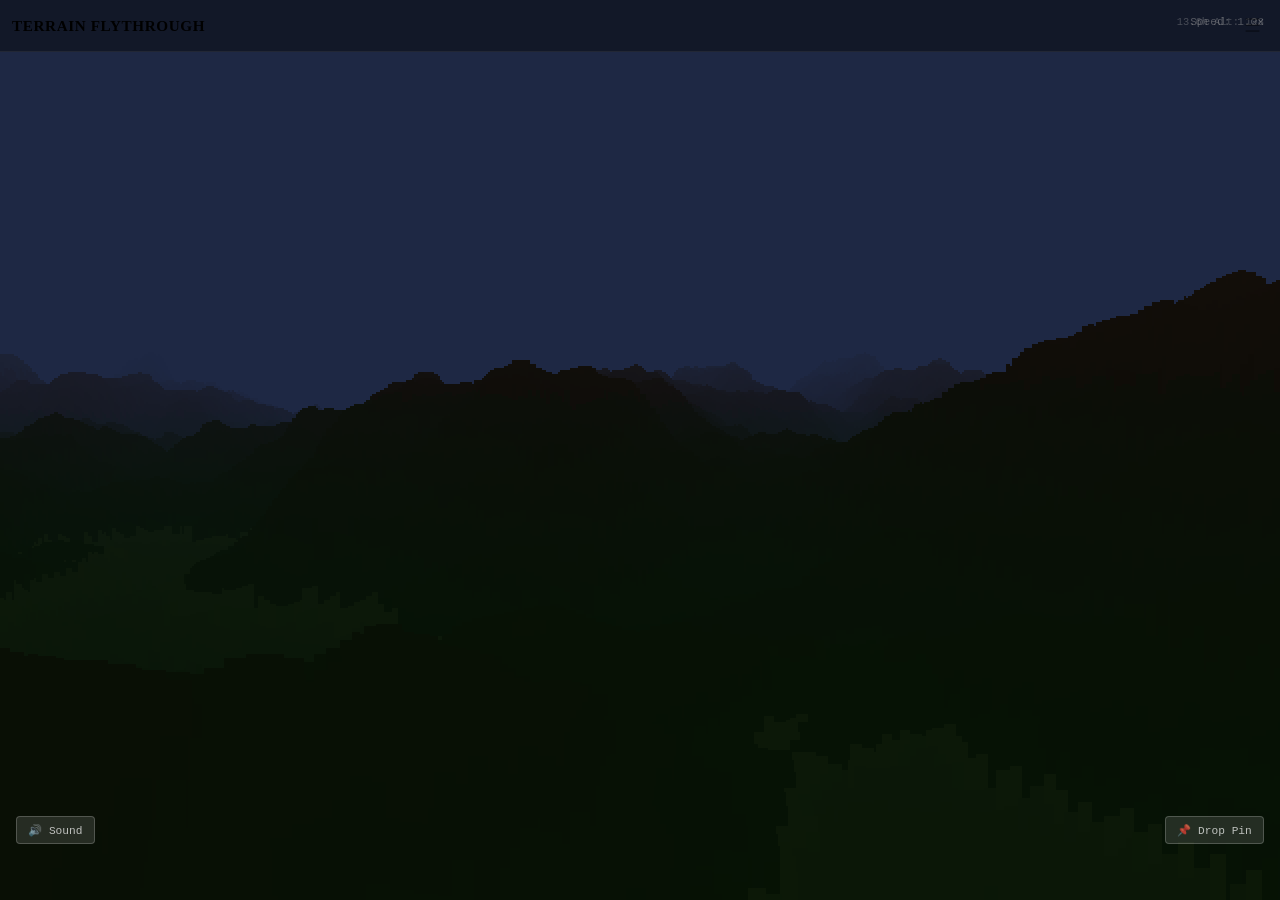
<file: apps/terrain/index.html>
<!DOCTYPE html>
<html lang="en">
<head>
<meta charset="UTF-8">
<meta name="viewport" content="width=device-width, initial-scale=1.0, user-scalable=no">
<title>Terrain Flythrough</title>
<link rel="icon" href="data:image/svg+xml,<svg xmlns='http://www.w3.org/2000/svg' viewBox='0 0 100 100'><text y='.9em' font-size='90'>⛰️</text></svg>">
<link rel="stylesheet" href="../shared/menu.css">
<style>
  * { margin: 0; padding: 0; box-sizing: border-box; }
  html, body { width: 100%; height: 100%; overflow: hidden; background: #000; }
  canvas { display: block; width: 100%; height: 100%; image-rendering: pixelated; }
  #hud {
    position: fixed; top: 0; left: 0; right: 0; bottom: 0;
    pointer-events: none; z-index: 5;
    font-family: 'Courier New', monospace;
  }
  #controls-hint {
    position: absolute; top: 1rem; left: 1rem;
    color: rgba(255,255,255,0.7); font-size: 0.7rem;
    line-height: 1.5; transition: opacity 2s;
    background: rgba(0,0,0,0.3); padding: 0.6rem 0.8rem;
    border-radius: 6px; max-width: 260px;
  }
  #controls-hint.faded { opacity: 0; }
  .mobile-hint { display: none; }
  @media (hover: none) and (pointer: coarse) {
    .desktop-hint { display: none; }
    .mobile-hint { display: inline; }
  }
  #speed-display {
    position: absolute; top: 1rem; right: 1rem;
    color: rgba(255,255,255,0.5); font-size: 0.7rem;
  }
  #pin-btn, #sound-btn {
    position: absolute; pointer-events: auto;
    background: rgba(255,255,255,0.12); border: 1px solid rgba(255,255,255,0.2);
    color: rgba(255,255,255,0.7); font-size: 0.7rem;
    padding: 0.4rem 0.7rem; border-radius: 4px; cursor: pointer;
    font-family: 'Courier New', monospace;
  }
  #pin-btn:hover, #sound-btn:hover { background: rgba(255,255,255,0.25); }
  #pin-btn { bottom: 3.5rem; right: 1rem; }
  #sound-btn { bottom: 3.5rem; left: 1rem; }
  #pins-list {
    position: absolute; bottom: 5.5rem; right: 1rem;
    color: rgba(255,255,255,0.6); font-size: 0.65rem;
    text-align: right; max-height: 120px; overflow-y: auto;
    pointer-events: auto;
  }
  #pins-list div {
    cursor: pointer; padding: 2px 4px; border-radius: 3px;
    margin-bottom: 2px;
  }
  #pins-list div:hover { background: rgba(255,255,255,0.15); }
  @media (hover: none) and (pointer: coarse) {
    #pin-btn, #pins-list { display: none; }
    #sound-btn { bottom: auto; top: 3.2rem; left: 1rem; }
  }
  #touch-left, #touch-right {
    position: absolute; bottom: 0; width: 50%; height: 55%;
    pointer-events: auto;
  }
  #touch-left { left: 0; }
  #touch-right { right: 0; }
  .joystick-ring {
    position: absolute; bottom: 2.5rem; width: 100px; height: 100px;
    border: 2px solid rgba(255,255,255,0.15); border-radius: 50%;
    display: none;
  }
  #touch-left .joystick-ring { left: 1.2rem; }
  #touch-right .joystick-ring { right: 1.2rem; }
  .joystick-nub {
    position: absolute; top: 50%; left: 50%;
    width: 36px; height: 36px; margin: -18px 0 0 -18px;
    background: rgba(255,255,255,0.2); border-radius: 50%;
  }
  .touch-label {
    position: absolute; bottom: 0.6rem; font-size: 0.55rem;
    color: rgba(255,255,255,0.3); text-transform: uppercase;
    letter-spacing: 0.1em;
  }
  #touch-left .touch-label { left: 1.2rem; width: 100px; text-align: center; }
  #touch-right .touch-label { right: 1.2rem; width: 100px; text-align: center; }
  @media (hover: hover) and (pointer: fine) {
    #touch-left, #touch-right { display: none; }
  }
  .home-link {
    position: fixed; bottom: 1.25rem; left: 50%; transform: translateX(-50%);
    font-size: 0.8rem; color: rgba(255,255,255,0.35); text-decoration: none;
    z-index: 10; font-family: 'Courier New', monospace;
    pointer-events: auto;
  }
  .home-link:hover { color: rgba(255,255,255,0.7); }
  #daynight {
    position: absolute; top: 1rem; right: 1rem;
    color: rgba(255,255,255,0.4); font-size: 0.65rem;
    text-align: right;
  }
</style>
</head>
<body>
<div class="app-header" style="position:absolute;top:0;left:0;right:0;z-index:10;background:rgba(0,0,0,0.4)">
  <h1>Terrain Flythrough</h1>
</div>
<canvas id="cv"></canvas>
<div id="hud">
  <div id="controls-hint">
    <span class="desktop-hint">WASD / Arrows — Move &amp; Turn<br>
    Q/E — Strafe &nbsp; R/F — Up/Down<br>
    Mouse drag — Look &nbsp; +/- — Speed<br>
    Gamepad supported</span>
    <span class="mobile-hint">Left thumb — Move<br>
    Right thumb — Look around<br>
    Auto-cruising... touch to take control</span>
  </div>
  <div id="daynight"></div>
  <div id="speed-display">Speed: 1.0x</div>
  <button id="pin-btn">📌 Drop Pin</button>
  <button id="sound-btn">🔊 Sound</button>
  <div id="pins-list"></div>
  <div id="touch-left"><div class="joystick-ring"><div class="joystick-nub"></div></div><div class="touch-label">Move</div></div>
  <div id="touch-right"><div class="joystick-ring"><div class="joystick-nub"></div></div><div class="touch-label">Look</div></div>
</div>
<script>
// ========== SIMPLEX NOISE ==========
const F2 = 0.5 * (Math.sqrt(3) - 1);
const G2 = (3 - Math.sqrt(3)) / 6;
const grad3 = [[1,1],[-1,1],[1,-1],[-1,-1],[1,0],[-1,0],[0,1],[0,-1]];
const perm = new Uint8Array(512);
const permMod8 = new Uint8Array(512);
(function seedNoise() {
  const p = new Uint8Array(256);
  for (let i = 0; i < 256; i++) p[i] = i;
  // Fisher-Yates with seed
  let s = 42;
  for (let i = 255; i > 0; i--) {
    s = (s * 16807 + 0) % 2147483647;
    const j = s % (i + 1);
    [p[i], p[j]] = [p[j], p[i]];
  }
  for (let i = 0; i < 512; i++) {
    perm[i] = p[i & 255];
    permMod8[i] = perm[i] % 8;
  }
})();

function simplex2(xin, yin) {
  let n0, n1, n2;
  const s = (xin + yin) * F2;
  const i = Math.floor(xin + s);
  const j = Math.floor(yin + s);
  const t = (i + j) * G2;
  const x0 = xin - (i - t);
  const y0 = yin - (j - t);
  const i1 = x0 > y0 ? 1 : 0;
  const j1 = x0 > y0 ? 0 : 1;
  const x1 = x0 - i1 + G2;
  const y1 = y0 - j1 + G2;
  const x2 = x0 - 1 + 2 * G2;
  const y2 = y0 - 1 + 2 * G2;
  const ii = i & 255, jj = j & 255;
  let t0 = 0.5 - x0*x0 - y0*y0;
  if (t0 < 0) n0 = 0;
  else { t0 *= t0; const gi = permMod8[ii + perm[jj]]; n0 = t0*t0*(grad3[gi][0]*x0+grad3[gi][1]*y0); }
  let t1 = 0.5 - x1*x1 - y1*y1;
  if (t1 < 0) n1 = 0;
  else { t1 *= t1; const gi = permMod8[ii+i1+perm[jj+j1]]; n1 = t1*t1*(grad3[gi][0]*x1+grad3[gi][1]*y1); }
  let t2 = 0.5 - x2*x2 - y2*y2;
  if (t2 < 0) n2 = 0;
  else { t2 *= t2; const gi = permMod8[ii+1+perm[jj+1]]; n2 = t2*t2*(grad3[gi][0]*x2+grad3[gi][1]*y2); }
  return 70 * (n0 + n1 + n2);
}

function fbm(x, y, octaves) {
  let val = 0, amp = 1, freq = 1, max = 0;
  for (let i = 0; i < octaves; i++) {
    val += simplex2(x * freq, y * freq) * amp;
    max += amp;
    amp *= 0.5;
    freq *= 2;
  }
  return val / max;
}

function getHeight(wx, wy) {
  const scale = 0.003;
  let h = fbm(wx * scale, wy * scale, 6);
  h = (h + 1) * 0.5; // 0..1
  // Shape: lower in center, more varied
  h = Math.pow(h, 1.3);
  return h * 300; // height in units
}

// ========== COLOR BY HEIGHT + DAY/NIGHT ==========
function terrainColor(h, dayT, fogAmt, skyR, skyG, skyB, lightMul) {
  let r, g, b;
  if (h < 30) {
    // Deep water
    const t = h / 30;
    r = 20 + t * 20; g = 40 + t * 40; b = 120 + t * 40;
  } else if (h < 50) {
    // Shallow water / beach
    const t = (h - 30) / 20;
    r = 40 + t * 140; g = 80 + t * 100; b = 160 - t * 100;
  } else if (h < 80) {
    // Lowland green
    const t = (h - 50) / 30;
    r = 50 + t * 30; g = 140 + t * 20; b = 40 + t * 10;
  } else if (h < 140) {
    // Forest
    const t = (h - 80) / 60;
    r = 40 + t * 40; g = 120 - t * 30; b = 30 + t * 10;
  } else if (h < 200) {
    // Brown hills
    const t = (h - 140) / 60;
    r = 100 + t * 50; g = 80 + t * 20; b = 40 + t * 20;
  } else if (h < 250) {
    // Rocky
    const t = (h - 200) / 50;
    r = 150 + t * 40; g = 130 + t * 40; b = 110 + t * 40;
  } else {
    // Snow
    const t = Math.min((h - 250) / 50, 1);
    r = 190 + t * 60; g = 200 + t * 50; b = 210 + t * 40;
  }
  // Apply day/night lighting
  r *= lightMul; g *= lightMul; b *= lightMul;
  // Fog blend
  r = r * (1 - fogAmt) + skyR * fogAmt;
  g = g * (1 - fogAmt) + skyG * fogAmt;
  b = b * (1 - fogAmt) + skyB * fogAmt;
  return [Math.min(255, r | 0), Math.min(255, g | 0), Math.min(255, b | 0)];
}

// ========== VOXEL SPACE RENDERER ==========
const canvas = document.getElementById('cv');
const ctx = canvas.getContext('2d');
let W, H, imgData, buf;

function resize() {
  // Render at reduced resolution for performance
  const dpr = 1;
  const scale = window.innerWidth < 600 ? 0.35 : 0.5;
  W = Math.floor(window.innerWidth * scale);
  H = Math.floor(window.innerHeight * scale);
  canvas.width = W;
  canvas.height = H;
  imgData = ctx.createImageData(W, H);
  buf = new Uint32Array(imgData.data.buffer);
}
resize();
window.addEventListener('resize', resize);

// Camera state
let camX = 500, camY = 500, camZ = 120;
let camAngle = 0; // yaw in radians
let camPitch = 0.04; // tilt down slightly
let speed = 2;
let speedMul = 1;

// Day/night cycle
let dayTime = 0.3; // 0..1, 0.25=noon, 0.75=midnight
const DAY_SPEED = 0.008; // per second

function getSkyColor(dayT) {
  // dayT: 0..1
  // noon=0.25, sunset=0.5, midnight=0.75, sunrise=0
  const c = Math.cos(dayT * Math.PI * 2);
  const s = Math.max(0, c); // 1 at noon, 0 at twilight, <0 at night
  const n = Math.max(0, -c); // night factor
  // Blend sky
  const r = 30 + 150 * s + 60 * Math.max(0, 1 - Math.abs(dayT * 4 - 2) * 1.5) * (1 - s);
  const g = 40 + 140 * s;
  const b = 60 + 160 * s + 20 * n;
  return [Math.min(255, r | 0), Math.min(255, g | 0), Math.min(255, b | 0)];
}

function getLightMul(dayT) {
  const c = Math.cos(dayT * Math.PI * 2);
  return 0.15 + 0.85 * Math.max(0, c);
}

// Height cache for performance
const heightCache = new Map();
const CACHE_MAX = 200000;

function getHeightCached(ix, iy) {
  const key = ix * 100003 + iy;
  let h = heightCache.get(key);
  if (h !== undefined) return h;
  h = getHeight(ix, iy);
  if (heightCache.size > CACHE_MAX) heightCache.clear();
  heightCache.set(key, h);
  return h;
}

function render() {
  const [skyR, skyG, skyB] = getSkyColor(dayTime);
  const lightMul = getLightMul(dayTime);
  const skyCol = (255 << 24) | (skyB << 16) | (skyG << 8) | skyR;

  // Fill sky
  buf.fill(skyCol);

  const sinA = Math.sin(camAngle);
  const cosA = Math.cos(camAngle);

  const maxDist = 600;
  const minDist = 1;
  const heightScale = 180;
  const horizon = H * 0.5;

  // For each column on screen
  const yBuffer = new Float32Array(W);
  yBuffer.fill(H);

  // Draw front-to-back
  let dz = 1;
  let z = minDist;

  while (z < maxDist) {
    // Left and right points on the current scanline in world space
    const plx = -cosA * z - sinA * z;
    const ply = sinA * z - cosA * z;
    const prx = cosA * z - sinA * z;
    const pry = -sinA * z - cosA * z;

    const dx = (prx - plx) / W;
    const dy = (pry - ply) / W;

    const fogAmt = Math.min(1, Math.pow(z / maxDist, 1.8));

    let wx = plx + camX;
    let wy = ply + camY;

    for (let col = 0; col < W; col++) {
      const ix = wx | 0;
      const iy = wy | 0;
      const h = getHeightCached(ix, iy);

      // Project height to screen Y
      const relH = (camZ - h) / z * heightScale + horizon - camPitch * heightScale * 2;
      const screenY = relH | 0;

      if (screenY < yBuffer[col]) {
        // Draw vertical strip
        const [cr, cg, cb] = terrainColor(h, dayTime, fogAmt, skyR, skyG, skyB, lightMul);
        const color = (255 << 24) | (cb << 16) | (cg << 8) | cr;

        const yStart = Math.max(0, screenY);
        const yEnd = Math.min(H, yBuffer[col]) | 0;

        for (let y = yStart; y < yEnd; y++) {
          buf[y * W + col] = color;
        }
        yBuffer[col] = screenY;
      }

      wx += dx;
      wy += dy;
    }

    z += dz;
    dz += 0.015;
  }

  ctx.putImageData(imgData, 0, 0);
}

// ========== INPUT ==========
const keys = {};
window.addEventListener('keydown', e => { keys[e.key.toLowerCase()] = true; });
window.addEventListener('keyup', e => { keys[e.key.toLowerCase()] = false; });

let mouseDown = false, lastMX = 0, lastMY = 0;
let mouseDX = 0, mouseDY = 0;

canvas.addEventListener('mousedown', e => { mouseDown = true; lastMX = e.clientX; lastMY = e.clientY; });
window.addEventListener('mouseup', () => { mouseDown = false; });
window.addEventListener('mousemove', e => {
  if (!mouseDown) return;
  mouseDX += (e.clientX - lastMX) * 0.003;
  mouseDY += (e.clientY - lastMY) * 0.002;
  lastMX = e.clientX; lastMY = e.clientY;
});

// Touch — dual joystick: left = move, right = look
const touchState = { move: null, look: null }; // track by touch identifier
let touchMoveX = 0, touchMoveY = 0; // -1..1 joystick axes
let touchLookDX = 0, touchLookDY = 0; // delta per frame (zeroed each frame)

const touchLeftEl = document.getElementById('touch-left');
const touchRightEl = document.getElementById('touch-right');
const leftRing = touchLeftEl.querySelector('.joystick-ring');
const rightRing = touchRightEl.querySelector('.joystick-ring');
const leftNub = leftRing.querySelector('.joystick-nub');
const rightNub = rightRing.querySelector('.joystick-nub');

const JOY_RADIUS = 50; // half of 100px ring

function isTouchDevice() {
  return 'ontouchstart' in window || navigator.maxTouchPoints > 0;
}

if (isTouchDevice()) {
  leftRing.style.display = 'block';
  rightRing.style.display = 'block';
}

function classifyTouch(t) {
  return t.clientX < window.innerWidth * 0.5 ? 'move' : 'look';
}

function getRingCenter(ring) {
  const r = ring.getBoundingClientRect();
  return { x: r.left + r.width / 2, y: r.top + r.height / 2 };
}

function updateNub(nub, dx, dy) {
  nub.style.transform = `translate(${dx}px, ${dy}px)`;
}

document.addEventListener('touchstart', e => {
  for (const t of e.changedTouches) {
    const side = classifyTouch(t);
    if (side === 'move' && touchState.move === null) {
      touchState.move = { id: t.identifier, startX: t.clientX, startY: t.clientY };
    } else if (side === 'look' && touchState.look === null) {
      touchState.look = { id: t.identifier, lastX: t.clientX, lastY: t.clientY };
    }
  }
}, { passive: true });

document.addEventListener('touchmove', e => {
  for (const t of e.changedTouches) {
    if (touchState.move && t.identifier === touchState.move.id) {
      // Virtual joystick: offset from start, clamped to ring radius
      let dx = t.clientX - touchState.move.startX;
      let dy = t.clientY - touchState.move.startY;
      const dist = Math.sqrt(dx * dx + dy * dy);
      if (dist > JOY_RADIUS) { dx *= JOY_RADIUS / dist; dy *= JOY_RADIUS / dist; }
      touchMoveX = dx / JOY_RADIUS; // -1..1
      touchMoveY = dy / JOY_RADIUS;
      updateNub(leftNub, dx, dy);
    }
    if (touchState.look && t.identifier === touchState.look.id) {
      // Delta-based (like mouse): accumulate frame delta, reset each frame
      const ldx = t.clientX - touchState.look.lastX;
      const ldy = t.clientY - touchState.look.lastY;
      touchLookDX += ldx * 0.0015;
      touchLookDY += ldy * 0.001;
      touchState.look.lastX = t.clientX;
      touchState.look.lastY = t.clientY;
      // Visual feedback: nudge nub in swipe direction (clamped)
      const mag = Math.sqrt(ldx * ldx + ldy * ldy);
      const clamp = Math.min(1, mag / 30);
      updateNub(rightNub, ldx * clamp, ldy * clamp);
    }
  }
}, { passive: true });

function releaseTouch(id) {
  if (touchState.move && touchState.move.id === id) {
    touchState.move = null;
    touchMoveX = 0; touchMoveY = 0;
    updateNub(leftNub, 0, 0);
  }
  if (touchState.look && touchState.look.id === id) {
    touchState.look = null;
    updateNub(rightNub, 0, 0);
  }
}

document.addEventListener('touchend', e => {
  for (const t of e.changedTouches) releaseTouch(t.identifier);
}, { passive: true });
document.addEventListener('touchcancel', e => {
  for (const t of e.changedTouches) releaseTouch(t.identifier);
}, { passive: true });

// Gamepad
function readGamepad() {
  const gps = navigator.getGamepads ? navigator.getGamepads() : [];
  for (const gp of gps) {
    if (!gp) continue;
    const deadzone = 0.15;
    let lx = gp.axes[0] || 0, ly = gp.axes[1] || 0;
    let rx = gp.axes[2] || 0, ry = gp.axes[3] || 0;
    if (Math.abs(lx) < deadzone) lx = 0;
    if (Math.abs(ly) < deadzone) ly = 0;
    if (Math.abs(rx) < deadzone) rx = 0;
    if (Math.abs(ry) < deadzone) ry = 0;
    return { lx, ly, rx, ry };
  }
  return { lx: 0, ly: 0, rx: 0, ry: 0 };
}

// Speed control
window.addEventListener('keydown', e => {
  if (e.key === '+' || e.key === '=') { speedMul = Math.min(5, speedMul + 0.25); updateSpeedDisplay(); }
  if (e.key === '-' || e.key === '_') { speedMul = Math.max(0.25, speedMul - 0.25); updateSpeedDisplay(); }
});

function updateSpeedDisplay() {
  document.getElementById('speed-display').textContent = 'Speed: ' + speedMul.toFixed(1) + 'x';
}

// ========== PINS ==========
let pins = JSON.parse(localStorage.getItem('terrain_pins') || '[]');

function renderPins() {
  const el = document.getElementById('pins-list');
  el.innerHTML = '';
  pins.forEach((p, i) => {
    const d = document.createElement('div');
    d.textContent = `Pin ${i+1}: (${p.x|0}, ${p.y|0})`;
    d.addEventListener('click', () => {
      camX = p.x; camY = p.y; camZ = p.z; camAngle = p.angle;
    });
    el.appendChild(d);
  });
}

document.getElementById('pin-btn').addEventListener('click', () => {
  pins.push({ x: camX, y: camY, z: camZ, angle: camAngle });
  if (pins.length > 10) pins.shift();
  localStorage.setItem('terrain_pins', JSON.stringify(pins));
  renderPins();
});
renderPins();

// ========== AUDIO ==========
let audioCtx = null;
let audioStarted = false;
let windGain = null;

function initAudio() {
  if (audioStarted) return;
  audioStarted = true;
  audioCtx = new (window.AudioContext || window.webkitAudioContext)();

  // Wind: filtered noise
  const bufferSize = audioCtx.sampleRate * 2;
  const noiseBuffer = audioCtx.createBuffer(1, bufferSize, audioCtx.sampleRate);
  const data = noiseBuffer.getChannelData(0);
  for (let i = 0; i < bufferSize; i++) data[i] = Math.random() * 2 - 1;

  const noise = audioCtx.createBufferSource();
  noise.buffer = noiseBuffer;
  noise.loop = true;

  const lp = audioCtx.createBiquadFilter();
  lp.type = 'lowpass';
  lp.frequency.value = 400;
  lp.Q.value = 0.5;

  const hp = audioCtx.createBiquadFilter();
  hp.type = 'highpass';
  hp.frequency.value = 80;

  windGain = audioCtx.createGain();
  windGain.gain.value = 0.08;

  noise.connect(lp);
  lp.connect(hp);
  hp.connect(windGain);
  windGain.connect(audioCtx.destination);
  noise.start();

  // Second layer: higher wind
  const noise2 = audioCtx.createBufferSource();
  noise2.buffer = noiseBuffer;
  noise2.loop = true;
  noise2.playbackRate.value = 0.5;

  const lp2 = audioCtx.createBiquadFilter();
  lp2.type = 'lowpass';
  lp2.frequency.value = 200;

  const g2 = audioCtx.createGain();
  g2.gain.value = 0.04;

  noise2.connect(lp2);
  lp2.connect(g2);
  g2.connect(audioCtx.destination);
  noise2.start();

  document.getElementById('sound-btn').textContent = '🔇 Mute';
}

let soundOn = false;
document.getElementById('sound-btn').addEventListener('click', () => {
  if (!audioStarted) {
    initAudio();
    soundOn = true;
  } else {
    soundOn = !soundOn;
    if (windGain) windGain.gain.value = soundOn ? 0.08 : 0;
    document.getElementById('sound-btn').textContent = soundOn ? '🔇 Mute' : '🔊 Sound';
  }
});

// ========== MAIN LOOP ==========
let lastTime = 0;
let autoCruise = true; // gentle forward drift until user touches anything

function cancelAutoCruise() {
  if (!autoCruise) return;
  autoCruise = false;
}

// Any deliberate input cancels auto-cruise
window.addEventListener('keydown', cancelAutoCruise, { once: true });
document.addEventListener('touchstart', cancelAutoCruise, { once: true });
canvas.addEventListener('mousedown', cancelAutoCruise, { once: true });

function update(dt) {
  const gp = readGamepad();
  if (gp.lx || gp.ly || gp.rx || gp.ry) cancelAutoCruise();

  const moveSpeed = speed * speedMul * dt * 60;
  const turnSpeed = 0.04 * dt * 60;

  // Turn
  if (keys['arrowleft'] || keys['a']) camAngle -= turnSpeed;
  if (keys['arrowright'] || keys['d']) camAngle += turnSpeed;

  // Pitch (limited)
  if (keys['arrowup']) camPitch -= turnSpeed * 0.4;
  if (keys['arrowdown']) camPitch += turnSpeed * 0.4;

  // Move forward/back
  let fwd = 0, strafe = 0;
  if (keys['w']) fwd += moveSpeed;
  if (keys['s']) fwd -= moveSpeed;
  if (keys['q']) strafe -= moveSpeed;
  if (keys['e']) strafe += moveSpeed;

  // Altitude
  if (keys['r']) camZ += moveSpeed * 0.6;
  if (keys['f']) camZ -= moveSpeed * 0.6;

  // Mouse look
  camAngle += mouseDX;
  camPitch += mouseDY;
  mouseDX = 0; mouseDY = 0;

  // Touch — left joystick = move, right side = look
  fwd -= touchMoveY * moveSpeed * 0.5; // push up = forward
  strafe += touchMoveX * moveSpeed * 0.5;
  camAngle += touchLookDX;
  camPitch += touchLookDY;
  touchLookDX = 0; touchLookDY = 0;

  // Gamepad
  camAngle += gp.rx * turnSpeed * 2;
  camPitch += gp.ry * turnSpeed;
  fwd -= gp.ly * moveSpeed;
  strafe += gp.lx * moveSpeed;

  // Auto-cruise: gentle forward drift + slow yaw
  if (autoCruise) {
    fwd += moveSpeed * 0.5;
    camAngle += dt * 0.06;
  }

  // Clamp pitch
  camPitch = Math.max(-0.8, Math.min(0.8, camPitch));

  // Apply movement
  camX += Math.sin(camAngle) * fwd + Math.cos(camAngle) * strafe;
  camY += Math.cos(camAngle) * fwd - Math.sin(camAngle) * strafe;

  // Keep above terrain
  const terrH = getHeightCached(camX | 0, camY | 0);
  if (camZ < terrH + 10) camZ = terrH + 10;

  // Day/night
  dayTime += DAY_SPEED * dt;
  if (dayTime > 1) dayTime -= 1;

  // Update wind volume based on speed
  if (windGain && soundOn) {
    windGain.gain.value = 0.04 + 0.06 * speedMul / 5;
  }
}

function frame(ts) {
  const dt = Math.min(0.1, (ts - lastTime) / 1000);
  lastTime = ts;

  update(dt);
  render();

  // Day/night indicator
  const hour = ((dayTime * 24 + 6) % 24);
  document.getElementById('daynight').textContent =
    `${hour.toFixed(1)}h  Alt: ${camZ.toFixed(0)}`;

  requestAnimationFrame(frame);
}

requestAnimationFrame(ts => { lastTime = ts; frame(ts); });

// Fade controls hint (longer on touch devices so user can read)
setTimeout(() => {
  document.getElementById('controls-hint').classList.add('faded');
}, isTouchDevice() ? 10000 : 5000);
</script>
<script>
window.APP_CHANGELOG = `
<h4>Original Request</h4>
<p class="prompt">&ldquo;Give me some ideas of useful or fun apps for men, simple apps for now.&rdquo;</p>
<p>Among those 12, <strong>Terrain Flythrough</strong> was specified with:</p>
<ul>
<li>Procedural heightmap generation (Perlin noise)</li>
<li>First-person flythrough camera controls</li>
<li>Day/night cycle with dynamic lighting</li>
</ul>
<h4>Changes</h4>
<ul>
<li class="done" data-date="2026-02-14">Initial build &mdash; terrain generation + flythrough</li>
<li class="done" data-date="2026-02-15">Fix broken simplex noise &mdash; Unicode minus signs replaced with ASCII</li>
<li class="done" data-date="2026-02-15">Rewrite mobile controls &mdash; dual virtual joysticks (left=move, right=look), fix touch-look spinning bug, remove always-on gyroscope, add auto-cruise on load</li>
</ul>
`;
</script>
<script src="../shared/menu.js"></script>
</body>
</html>
</file>
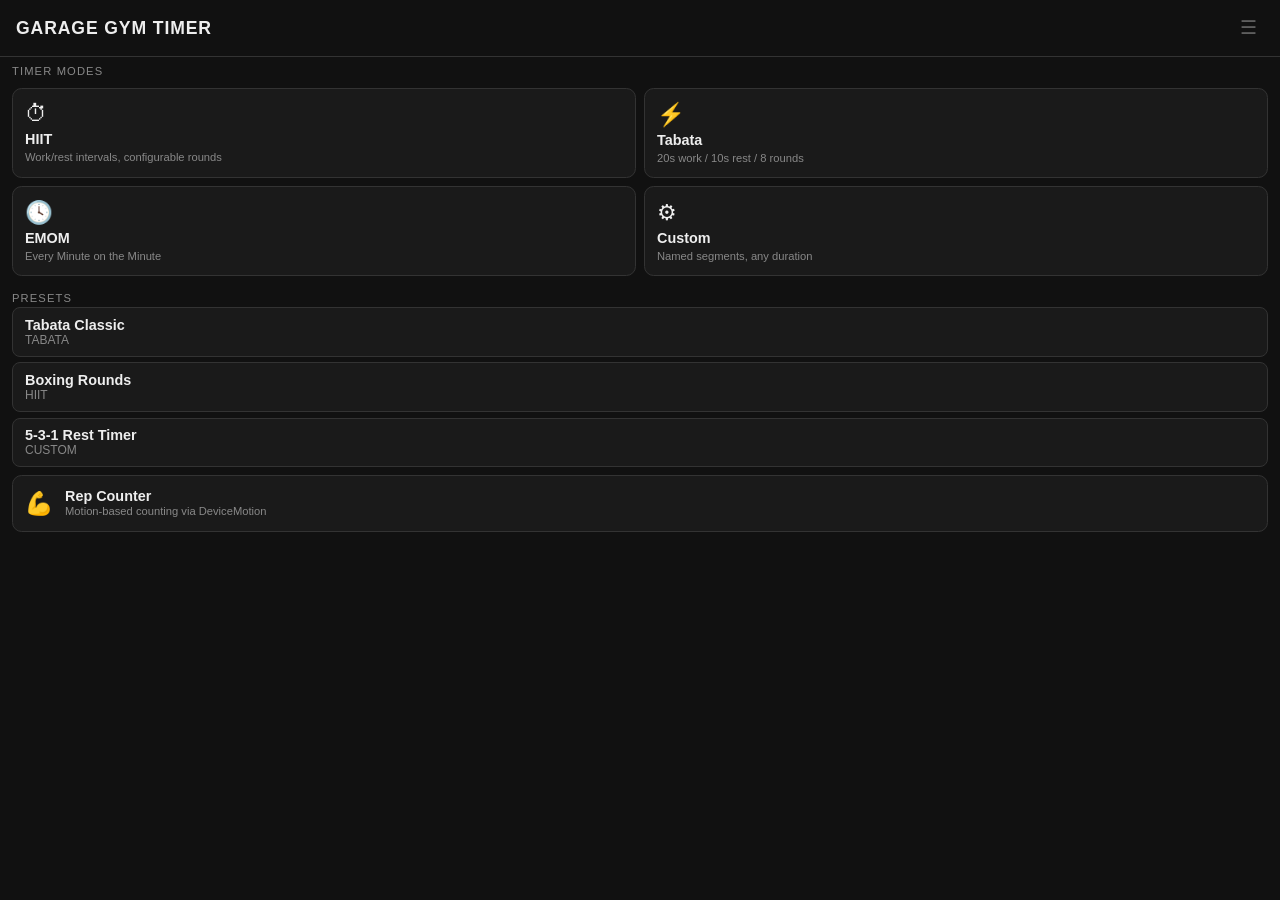
<file: apps/timer/index.html>
<!DOCTYPE html>
<html lang="en">
<head>
<meta charset="UTF-8">
<meta name="viewport" content="width=device-width, initial-scale=1.0, user-scalable=no">
<title>Garage Gym Timer</title>
<link rel="icon" href="data:image/svg+xml,<svg xmlns='http://www.w3.org/2000/svg' viewBox='0 0 100 100'><text y='.9em' font-size='90'>⏱️</text></svg>">
<link rel="stylesheet" href="../shared/menu.css">
<style>
*, *::before, *::after { box-sizing: border-box; margin: 0; padding: 0; }

:root {
  --bg: #111;
  --surface: #1a1a1a;
  --border: #333;
  --text: #eee;
  --text-dim: #888;
  --green: #00e676;
  --blue: #42a5f5;
  --red: #ff1744;
  --orange: #ff9100;
  --yellow: #ffd600;
}

html, body {
  height: 100%;
  background: var(--bg);
  color: var(--text);
  font-family: -apple-system, BlinkMacSystemFont, 'Segoe UI', Roboto, Helvetica, Arial, sans-serif;
  overflow-x: hidden;
  -webkit-tap-highlight-color: transparent;
}

body { display: flex; flex-direction: column; min-height: 100vh; }

/* ---- Screens ---- */
.screen { display: none; flex-direction: column; flex: 1; }
.screen.active { display: flex; }

/* ---- Header ---- */
.header {
  display: flex; align-items: center; justify-content: space-between;
  padding: 0.75rem 1rem; border-bottom: 1px solid var(--border);
}
.header h1 { font-size: 1.1rem; font-weight: 700; letter-spacing: 0.05em; text-transform: uppercase; }
.header-actions { display: flex; gap: 0.5rem; }

/* ---- Buttons ---- */
button {
  background: var(--surface); color: var(--text); border: 1px solid var(--border);
  border-radius: 0.5rem; padding: 0.6rem 1rem; font-size: 0.95rem;
  cursor: pointer; transition: background 0.15s, border-color 0.15s;
  font-family: inherit; touch-action: manipulation;
}
button:hover { background: #252525; border-color: #555; }
button:active { background: #333; }
button.primary { background: var(--green); color: #000; border-color: var(--green); font-weight: 700; }
button.primary:hover { background: #00c864; }
button.danger { background: var(--red); color: #fff; border-color: var(--red); }
button.small { padding: 0.4rem 0.7rem; font-size: 0.8rem; }
button.icon-btn { padding: 0.5rem; font-size: 1.2rem; line-height: 1; min-width: 2.2rem; text-align: center; }

/* ---- Mode Selection ---- */
.mode-grid {
  display: grid; grid-template-columns: 1fr 1fr;
  gap: 0.5rem; padding: 0.5rem 0.75rem; align-content: start;
}
.mode-card {
  background: var(--surface); border: 1px solid var(--border); border-radius: 0.6rem;
  padding: 0.75rem; cursor: pointer; transition: border-color 0.15s, transform 0.1s;
  display: flex; flex-direction: column; gap: 0.15rem;
}
.mode-card:hover { border-color: var(--green); }
.mode-card:active { transform: scale(0.97); }
.mode-card .mode-icon { font-size: 1.4rem; margin-bottom: 0.1rem; }
.mode-card .mode-name { font-weight: 700; font-size: 0.9rem; }
.mode-card .mode-desc { font-size: 0.7rem; color: var(--text-dim); line-height: 1.3; }

/* ---- Presets Section ---- */
.section-label {
  font-size: 0.7rem; text-transform: uppercase; letter-spacing: 0.1em;
  color: var(--text-dim); padding: 0.5rem 0.75rem 0.2rem;
}
.preset-list { display: flex; flex-direction: column; gap: 0.35rem; padding: 0 0.75rem 0.5rem; }
.preset-item {
  background: var(--surface); border: 1px solid var(--border); border-radius: 0.5rem;
  padding: 0.55rem 0.75rem; display: flex; justify-content: space-between; align-items: center;
  cursor: pointer; transition: border-color 0.15s;
}
.preset-item:hover { border-color: var(--green); }
.preset-item .preset-name { font-weight: 600; font-size: 0.9rem; }
.preset-item .preset-detail { font-size: 0.75rem; color: var(--text-dim); }
.preset-item .preset-actions { display: flex; gap: 0.3rem; }

/* ---- Config Screen ---- */
.config-body { padding: 0.75rem; overflow-y: auto; display: flex; flex-direction: column; gap: 0.6rem; }
.config-row { display: flex; align-items: center; justify-content: space-between; gap: 0.5rem; }
.config-row label { font-size: 0.85rem; color: var(--text-dim); }
.config-row input, .config-row select {
  background: var(--surface); color: var(--text); border: 1px solid var(--border);
  border-radius: 0.4rem; padding: 0.5rem 0.6rem; font-size: 1rem; width: 5rem; text-align: center;
  font-family: inherit;
}
.config-row input:focus, .config-row select:focus { outline: none; border-color: var(--green); }
.config-actions { display: flex; gap: 0.75rem; padding: 0.75rem; }
.config-actions button { flex: 1; }
.config-actions button.primary {
  padding: 1rem; font-size: 1.15rem; letter-spacing: 0.05em;
  box-shadow: 0 0 20px rgba(0, 230, 118, 0.25);
}

/* ---- Custom Segments ---- */
.segment-list { display: flex; flex-direction: column; gap: 0.35rem; }
.segment-row {
  display: flex; gap: 0.5rem; align-items: center; background: var(--surface);
  border: 1px solid var(--border); border-radius: 0.4rem; padding: 0.5rem;
}
.segment-row input[type="text"] { flex: 1; min-width: 0; }
.segment-row input { background: #222; color: var(--text); border: 1px solid var(--border); border-radius: 0.3rem; padding: 0.4rem; font-size: 0.85rem; font-family: inherit; }
.segment-row input[type="number"] { width: 3.5rem; text-align: center; }
.segment-row select { background: #222; color: var(--text); border: 1px solid var(--border); border-radius: 0.3rem; padding: 0.4rem; font-size: 0.8rem; font-family: inherit; }

/* ---- Timer Screen ---- */
.timer-screen { background: var(--bg); position: relative; }
.timer-phase {
  text-align: center; font-size: 1.1rem; font-weight: 700;
  text-transform: uppercase; letter-spacing: 0.15em; padding: 0.5rem;
  min-height: 2.5rem; display: flex; align-items: center; justify-content: center;
}
.timer-round {
  text-align: center; font-size: 0.85rem; color: var(--text-dim);
  letter-spacing: 0.1em; padding-bottom: 0.15rem;
}
.timer-display {
  flex: 1; display: flex; align-items: center; justify-content: center;
  font-size: 30vw; font-weight: 900; font-variant-numeric: tabular-nums;
  letter-spacing: -0.02em; line-height: 1; padding: 0 0.5rem;
  transition: color 0.2s;
  user-select: none;
}
.timer-display.color-work { color: var(--green); }
.timer-display.color-rest { color: var(--blue); }
.timer-display.color-countdown { color: var(--red); }
.timer-display.color-done { color: var(--yellow); }

.progress-container { padding: 0 1rem; height: 0.5rem; }
.progress-bar {
  height: 100%; background: #333; border-radius: 0.25rem; overflow: hidden;
}
.progress-fill {
  height: 100%; background: var(--green); border-radius: 0.25rem;
  transition: width 0.3s linear;
}

.timer-controls {
  display: flex; gap: 0.75rem; padding: 0.75rem; justify-content: center;
  padding-bottom: calc(0.75rem + 2.5rem);
}
.timer-controls button { min-width: 5rem; font-size: 1rem; padding: 0.8rem 1.5rem; }

/* ---- Rep Counter ---- */
.rep-screen { text-align: center; }
.rep-count {
  font-size: 25vw; font-weight: 900; color: var(--orange);
  flex: 1; display: flex; align-items: center; justify-content: center;
}
.rep-label { font-size: 1.2rem; color: var(--text-dim); text-transform: uppercase; letter-spacing: 0.1em; }
.rep-instructions {
  padding: 0.6rem 0.75rem; font-size: 0.75rem; color: var(--text-dim); line-height: 1.4;
  background: var(--surface); margin: 0.35rem 0.75rem; border-radius: 0.5rem;
}

/* ---- Back button ---- */
.back-btn { background: none; border: none; font-size: 1.3rem; padding: 0.3rem 0.5rem; color: var(--text); }
.back-btn:hover { background: none; color: var(--green); }

/* ---- Fullscreen tweak ---- */
:fullscreen { background: var(--bg); }

/* ---- Responsive ---- */
@media (max-width: 400px) {
  .timer-display { font-size: 28vw; }
  .mode-grid { grid-template-columns: 1fr; }
}
@media (min-width: 768px) {
  .timer-display { font-size: 22vw; }
}
</style>
</head>
<body>

<!-- ==================== HOME SCREEN ==================== -->
<div id="homeScreen" class="screen active">
  <div class="header">
    <h1>Garage Gym Timer</h1>
</div>

  <div class="section-label">Timer Modes</div>
  <div class="mode-grid">
    <div class="mode-card" onclick="openConfig('hiit')">
      <div class="mode-icon">&#9201;</div>
      <div class="mode-name">HIIT</div>
      <div class="mode-desc">Work/rest intervals, configurable rounds</div>
    </div>
    <div class="mode-card" onclick="openConfig('tabata')">
      <div class="mode-icon">&#9889;</div>
      <div class="mode-name">Tabata</div>
      <div class="mode-desc">20s work / 10s rest / 8 rounds</div>
    </div>
    <div class="mode-card" onclick="openConfig('emom')">
      <div class="mode-icon">&#128339;</div>
      <div class="mode-name">EMOM</div>
      <div class="mode-desc">Every Minute on the Minute</div>
    </div>
    <div class="mode-card" onclick="openConfig('custom')">
      <div class="mode-icon">&#9881;</div>
      <div class="mode-name">Custom</div>
      <div class="mode-desc">Named segments, any duration</div>
    </div>
  </div>

  <div class="section-label">Presets</div>
  <div id="presetList" class="preset-list"></div>

  <div style="padding: 0 0.75rem 0.75rem;">
    <div class="mode-card" onclick="openRepCounter()" style="flex-direction:row;align-items:center;gap:0.75rem;">
      <div class="mode-icon" style="margin:0">&#128170;</div>
      <div>
        <div class="mode-name">Rep Counter</div>
        <div class="mode-desc">Motion-based counting via DeviceMotion</div>
      </div>
    </div>
  </div>
</div>

<!-- ==================== CONFIG SCREEN ==================== -->
<div id="configScreen" class="screen">
  <div class="header">
    <button class="back-btn" onclick="showScreen('homeScreen')">&larr;</button>
    <h1 id="configTitle">Configure</h1>
    <div style="width:2rem"></div>
  </div>
  <div id="configBody" class="config-body"></div>
  <div id="configSummary" style="padding:0 0.75rem;font-size:0.8rem;color:var(--text-dim);text-align:center;"></div>
  <div class="config-actions">
    <button onclick="saveAsPreset()">Save Preset</button>
    <button class="primary" onclick="startTimer()">&#9654; Start Timer</button>
  </div>
</div>

<!-- ==================== TIMER SCREEN ==================== -->
<div id="timerScreen" class="screen timer-screen">
  <div class="timer-phase" id="timerPhase">GET READY</div>
  <div class="timer-round" id="timerRound"></div>
  <div class="timer-display color-work" id="timerDisplay">0:00</div>
  <div class="progress-container">
    <div class="progress-bar"><div class="progress-fill" id="progressFill" style="width:0%"></div></div>
  </div>
  <div class="timer-controls">
    <button onclick="stopTimer()">Stop</button>
    <button class="primary" id="pauseBtn" onclick="togglePause()">Pause</button>
  </div>
</div>

<!-- ==================== REP COUNTER SCREEN ==================== -->
<div id="repScreen" class="screen rep-screen">
  <div class="header">
    <button class="back-btn" onclick="stopRepCounter();showScreen('homeScreen')">&larr;</button>
    <h1>Rep Counter</h1>
    <div style="width:2rem"></div>
  </div>
  <div class="rep-label">Reps</div>
  <div class="rep-count" id="repCount">0</div>
  <div class="rep-instructions">
    <strong>How to use:</strong><br>
    1. Tap "Start Counting" below<br>
    2. Hold your phone or put it in your pocket<br>
    3. Perform reps with clear up/down motion<br>
    4. Each rep is detected via accelerometer
  </div>
  <div style="display:flex;gap:0.75rem;padding:1rem;justify-content:center;padding-bottom:calc(1rem+2.5rem)">
    <button id="repResetBtn" onclick="resetReps()">Reset</button>
    <button class="primary" id="repToggleBtn" onclick="toggleRepCounter()">Start Counting</button>
  </div>
</div>
<script>
/* ================================================================
   AUDIO — Web Audio API beeps
   ================================================================ */
let audioCtx = null;
function getAudioCtx() {
  if (!audioCtx) audioCtx = new (window.AudioContext || window.webkitAudioContext)();
  return audioCtx;
}

function beep(freq = 880, duration = 0.15, vol = 0.5) {
  try {
    const ctx = getAudioCtx();
    const osc = ctx.createOscillator();
    const gain = ctx.createGain();
    osc.type = 'square';
    osc.frequency.setValueAtTime(freq, ctx.currentTime);
    gain.gain.setValueAtTime(vol, ctx.currentTime);
    gain.gain.exponentialRampToValueAtTime(0.001, ctx.currentTime + duration);
    osc.connect(gain);
    gain.connect(ctx.destination);
    osc.start(ctx.currentTime);
    osc.stop(ctx.currentTime + duration);
  } catch(e) {}
}

function beepHigh() { beep(1200, 0.12, 0.6); }
function beepLow() { beep(440, 0.2, 0.5); }
function beepDouble() { beep(1000, 0.1, 0.6); setTimeout(() => beep(1000, 0.1, 0.6), 150); }
function beepTriple() { beep(1200, 0.1, 0.7); setTimeout(() => beep(1200, 0.1, 0.7), 150); setTimeout(() => beep(1500, 0.25, 0.8), 300); }
function beepCountdown() { beep(700, 0.08, 0.5); }

/* ================================================================
   SPEECH — Web Speech API
   ================================================================ */
function speak(text) {
  try {
    if (!('speechSynthesis' in window)) return;
    const u = new SpeechSynthesisUtterance(text);
    u.rate = 1.1;
    u.volume = 1;
    speechSynthesis.speak(u);
  } catch(e) {}
}

/* ================================================================
   SCREEN NAV
   ================================================================ */
function showScreen(id) {
  document.querySelectorAll('.screen').forEach(s => s.classList.remove('active'));
  document.getElementById(id).classList.add('active');
}

/* ================================================================
   FULLSCREEN
   ================================================================ */
function toggleFullscreen() {
  if (!document.fullscreenElement) {
    document.documentElement.requestFullscreen().catch(() => {});
  } else {
    document.exitFullscreen().catch(() => {});
  }
}

/* ================================================================
   PRESETS
   ================================================================ */
const BUILTIN_PRESETS = [
  { name: 'Tabata Classic', mode: 'tabata', config: { work: 20, rest: 10, rounds: 8 } },
  { name: 'Boxing Rounds', mode: 'hiit', config: { work: 180, rest: 60, rounds: 12 } },
  { name: '5-3-1 Rest Timer', mode: 'custom', config: { segments: [
    { name: 'Set 1 Rest', duration: 180, type: 'rest' },
    { name: 'Set 2 Rest', duration: 180, type: 'rest' },
    { name: 'Set 3 Rest', duration: 180, type: 'rest' },
    { name: 'AMRAP Rest', duration: 120, type: 'rest' },
    { name: 'Accessory Rest', duration: 90, type: 'rest' },
  ]}},
];

function getUserPresets() {
  try { return JSON.parse(localStorage.getItem('gym_timer_presets') || '[]'); } catch(e) { return []; }
}
function saveUserPresets(p) {
  localStorage.setItem('gym_timer_presets', JSON.stringify(p));
}

function renderPresets() {
  const el = document.getElementById('presetList');
  const all = [...BUILTIN_PRESETS, ...getUserPresets()];
  if (all.length === 0) { el.innerHTML = '<div style="color:var(--text-dim);font-size:0.8rem;padding:0.5rem 0">No presets yet</div>'; return; }
  el.innerHTML = all.map((p, i) => {
    const isUser = i >= BUILTIN_PRESETS.length;
    const userIdx = i - BUILTIN_PRESETS.length;
    return `<div class="preset-item" onclick="loadPreset(${i})">
      <div>
        <div class="preset-name">${esc(p.name)}</div>
        <div class="preset-detail">${p.mode.toUpperCase()}</div>
      </div>
      <div class="preset-actions">
        ${isUser ? `<button class="small" onclick="event.stopPropagation();deletePreset(${userIdx})">&#10005;</button>` : ''}
      </div>
    </div>`;
  }).join('');
}

function loadPreset(idx) {
  const all = [...BUILTIN_PRESETS, ...getUserPresets()];
  const p = all[idx];
  if (!p) return;
  currentMode = p.mode;
  currentConfig = JSON.parse(JSON.stringify(p.config));
  startTimer();
}

function deletePreset(userIdx) {
  const presets = getUserPresets();
  presets.splice(userIdx, 1);
  saveUserPresets(presets);
  renderPresets();
}

function esc(s) { const d = document.createElement('div'); d.textContent = s; return d.innerHTML; }

/* ================================================================
   CONFIG
   ================================================================ */
let currentMode = 'hiit';
let currentConfig = {};

function openConfig(mode) {
  currentMode = mode;
  const body = document.getElementById('configBody');
  const title = document.getElementById('configTitle');

  switch(mode) {
    case 'hiit':
      title.textContent = 'HIIT';
      currentConfig = { work: 30, rest: 15, rounds: 10 };
      body.innerHTML = `
        <div class="config-row"><label>Work (seconds)</label><input type="number" id="cfgWork" value="30" min="1" max="600" oninput="updateConfigSummary()"></div>
        <div class="config-row"><label>Rest (seconds)</label><input type="number" id="cfgRest" value="15" min="0" max="600" oninput="updateConfigSummary()"></div>
        <div class="config-row"><label>Rounds</label><input type="number" id="cfgRounds" value="10" min="1" max="100" oninput="updateConfigSummary()"></div>
      `;
      break;
    case 'tabata':
      title.textContent = 'Tabata';
      currentConfig = { work: 20, rest: 10, rounds: 8 };
      body.innerHTML = `
        <div class="config-row"><label>Work (seconds)</label><input type="number" id="cfgWork" value="20" min="1" max="600" oninput="updateConfigSummary()"></div>
        <div class="config-row"><label>Rest (seconds)</label><input type="number" id="cfgRest" value="10" min="0" max="600" oninput="updateConfigSummary()"></div>
        <div class="config-row"><label>Rounds</label><input type="number" id="cfgRounds" value="8" min="1" max="100" oninput="updateConfigSummary()"></div>
        <div style="font-size:0.75rem;color:var(--text-dim)">Classic Tabata: 20s work / 10s rest / 8 rounds. Adjust if desired.</div>
      `;
      break;
    case 'emom':
      title.textContent = 'EMOM';
      currentConfig = { minutes: 10 };
      body.innerHTML = `
        <div class="config-row"><label>Minutes</label><input type="number" id="cfgMinutes" value="10" min="1" max="120" oninput="updateConfigSummary()"></div>
      `;
      break;
    case 'custom':
      title.textContent = 'Custom';
      currentConfig = { segments: [{ name: 'Work', duration: 30, type: 'work' }, { name: 'Rest', duration: 15, type: 'rest' }] };
      renderCustomConfig(body);
      break;
  }
  showScreen('configScreen');
  updateConfigSummary();
}

function renderCustomConfig(container) {
  const segs = currentConfig.segments;
  container.innerHTML = `
    <div class="segment-list" id="segmentList">
      ${segs.map((s, i) => `
        <div class="segment-row">
          <input type="text" value="${esc(s.name)}" placeholder="Name" onchange="currentConfig.segments[${i}].name=this.value">
          <input type="number" value="${s.duration}" min="1" max="3600" onchange="currentConfig.segments[${i}].duration=+this.value">
          <span style="font-size:0.75rem;color:var(--text-dim)">sec</span>
          <select onchange="currentConfig.segments[${i}].type=this.value">
            <option value="work" ${s.type==='work'?'selected':''}>Work</option>
            <option value="rest" ${s.type==='rest'?'selected':''}>Rest</option>
          </select>
          <button class="small" onclick="removeSegment(${i})">&#10005;</button>
        </div>
      `).join('')}
    </div>
    <button class="small" onclick="addSegment()" style="align-self:flex-start">+ Add Segment</button>
  `;
}

function addSegment() {
  currentConfig.segments.push({ name: 'Work', duration: 30, type: 'work' });
  renderCustomConfig(document.getElementById('configBody'));
}

function removeSegment(i) {
  if (currentConfig.segments.length <= 1) return;
  currentConfig.segments.splice(i, 1);
  renderCustomConfig(document.getElementById('configBody'));
}

function readConfig() {
  switch(currentMode) {
    case 'hiit':
    case 'tabata': {
      const w = +(document.getElementById('cfgWork')?.value) || 30;
      const r = +(document.getElementById('cfgRest')?.value) || 10;
      const n = +(document.getElementById('cfgRounds')?.value) || 8;
      currentConfig = { work: w, rest: r, rounds: n };
      break;
    }
    case 'emom': {
      const m = +(document.getElementById('cfgMinutes')?.value) || 10;
      currentConfig = { minutes: m };
      break;
    }
    // custom: already stored via onchange handlers
  }
}

function updateConfigSummary() {
  const el = document.getElementById('configSummary');
  if (!el) return;
  readConfig();
  let total = 0;
  switch(currentMode) {
    case 'hiit':
    case 'tabata':
      total = (currentConfig.work + currentConfig.rest) * currentConfig.rounds;
      el.textContent = `${currentConfig.rounds} rounds \u00b7 ${formatTime(total)} total`;
      break;
    case 'emom':
      total = currentConfig.minutes * 60;
      el.textContent = `${currentConfig.minutes} min \u00b7 ${formatTime(total)} total`;
      break;
    case 'custom':
      total = currentConfig.segments.reduce((a, s) => a + s.duration, 0);
      el.textContent = `${currentConfig.segments.length} segments \u00b7 ${formatTime(total)} total`;
      break;
  }
}

function saveAsPreset() {
  readConfig();
  const name = prompt('Preset name:');
  if (!name) return;
  const presets = getUserPresets();
  presets.push({ name, mode: currentMode, config: JSON.parse(JSON.stringify(currentConfig)) });
  saveUserPresets(presets);
  renderPresets();
}

/* ================================================================
   TIMER ENGINE
   ================================================================ */
let timerInterval = null;
let paused = false;
let segments = []; // [{label, duration, type:'work'|'rest', round, totalRounds}]
let segIdx = 0;
let segTimeLeft = 0;
let totalDuration = 0;
let elapsedTotal = 0;

function buildSegments() {
  segments = [];
  switch(currentMode) {
    case 'hiit':
    case 'tabata':
      for (let i = 0; i < currentConfig.rounds; i++) {
        segments.push({ label: 'WORK', duration: currentConfig.work, type: 'work', round: i + 1, totalRounds: currentConfig.rounds });
        if (currentConfig.rest > 0) {
          segments.push({ label: 'REST', duration: currentConfig.rest, type: 'rest', round: i + 1, totalRounds: currentConfig.rounds });
        }
      }
      break;
    case 'emom':
      for (let i = 0; i < currentConfig.minutes; i++) {
        segments.push({ label: `MINUTE ${i + 1}`, duration: 60, type: 'work', round: i + 1, totalRounds: currentConfig.minutes });
      }
      break;
    case 'custom':
      currentConfig.segments.forEach((s, i) => {
        segments.push({ label: s.name.toUpperCase() || `SEGMENT ${i+1}`, duration: s.duration, type: s.type, round: i + 1, totalRounds: currentConfig.segments.length });
      });
      break;
  }
  totalDuration = segments.reduce((a, s) => a + s.duration, 0);
}

function startTimer() {
  readConfig();
  buildSegments();
  if (segments.length === 0) return;

  segIdx = 0;
  segTimeLeft = segments[0].duration;
  elapsedTotal = 0;
  paused = false;

  showScreen('timerScreen');
  document.getElementById('pauseBtn').textContent = 'Pause';
  // Ensure audio context is started by user gesture
  getAudioCtx();

  // Countdown 3-2-1
  let countdown = 3;
  updateTimerUI('GET READY', '', formatTime(countdown), 'work', 0);
  speak('Get ready');

  const cdInterval = setInterval(() => {
    countdown--;
    if (countdown > 0) {
      beepCountdown();
      updateTimerUI('GET READY', '', formatTime(countdown), 'work', 0);
    } else {
      clearInterval(cdInterval);
      beepTriple();
      announceSegment(segments[0]);
      renderSegment();
      timerInterval = setInterval(tick, 1000);
    }
  }, 1000);

  // Store the countdown interval so stop can clear it
  timerInterval = cdInterval;
}

function tick() {
  if (paused) return;
  segTimeLeft--;
  elapsedTotal++;

  const seg = segments[segIdx];

  // Countdown beeps for last 3 seconds
  if (segTimeLeft <= 3 && segTimeLeft > 0) {
    beepCountdown();
  }

  if (segTimeLeft <= 0) {
    // Move to next segment
    segIdx++;
    if (segIdx >= segments.length) {
      // Done!
      clearInterval(timerInterval);
      timerInterval = null;
      beepTriple();
      speak('Workout complete!');
      updateTimerUI('DONE!', '', '0:00', 'done', 100);
      return;
    }
    const next = segments[segIdx];
    segTimeLeft = next.duration;
    beepDouble();
    announceSegment(next);
  }

  renderSegment();
}

function announceSegment(seg) {
  if (seg.type === 'rest') {
    speak('Rest');
  } else if (seg.round === seg.totalRounds && currentMode !== 'custom') {
    speak('Last round! Go!');
  } else if (currentMode === 'emom') {
    speak(`Minute ${seg.round}`);
  } else if (currentMode === 'custom') {
    speak(seg.label);
  } else {
    speak(`Round ${seg.round}. Go!`);
  }
}

function renderSegment() {
  const seg = segments[segIdx];
  const pct = totalDuration > 0 ? ((elapsedTotal / totalDuration) * 100) : 0;
  let colorClass = seg.type === 'rest' ? 'rest' : 'work';
  if (segTimeLeft <= 3) colorClass = 'countdown';
  const roundText = `Round ${seg.round} / ${seg.totalRounds}`;
  updateTimerUI(seg.label, roundText, formatTime(segTimeLeft), colorClass, pct);
}

function updateTimerUI(phase, round, time, colorClass, progress) {
  document.getElementById('timerPhase').textContent = phase;
  document.getElementById('timerRound').textContent = round;
  const display = document.getElementById('timerDisplay');
  display.textContent = time;
  display.className = 'timer-display color-' + colorClass;
  document.getElementById('progressFill').style.width = Math.min(progress, 100) + '%';
}

function formatTime(secs) {
  const m = Math.floor(secs / 60);
  const s = secs % 60;
  return m + ':' + String(s).padStart(2, '0');
}

function togglePause() {
  paused = !paused;
  document.getElementById('pauseBtn').textContent = paused ? 'Resume' : 'Pause';
  if (!paused) beepLow();
}

function stopTimer() {
  if (timerInterval) { clearInterval(timerInterval); timerInterval = null; }
  paused = false;
  showScreen('homeScreen');
}

/* ================================================================
   REP COUNTER — DeviceMotion API
   ================================================================ */
let repCounting = false;
let repCountVal = 0;
let repMotionHandler = null;

// State machine for rep detection
let repState = 'idle'; // 'idle' | 'up' | 'down'
let accelBuffer = [];
const BUFFER_SIZE = 5;
const THRESHOLD_UP = 12;
const THRESHOLD_DOWN = 7;

function openRepCounter() {
  repCountVal = 0;
  repCounting = false;
  document.getElementById('repCount').textContent = '0';
  document.getElementById('repToggleBtn').textContent = 'Start Counting';
  showScreen('repScreen');
}

function toggleRepCounter() {
  if (repCounting) {
    stopRepCounter();
  } else {
    startRepCounter();
  }
}

function startRepCounter() {
  repCounting = true;
  repState = 'idle';
  accelBuffer = [];
  document.getElementById('repToggleBtn').textContent = 'Stop Counting';

  // Request permission on iOS
  if (typeof DeviceMotionEvent !== 'undefined' && typeof DeviceMotionEvent.requestPermission === 'function') {
    DeviceMotionEvent.requestPermission().then(response => {
      if (response === 'granted') attachMotionListener();
    }).catch(() => {});
  } else {
    attachMotionListener();
  }
}

function attachMotionListener() {
  repMotionHandler = function(e) {
    if (!repCounting) return;
    const acc = e.accelerationIncludingGravity;
    if (!acc) return;
    const mag = Math.sqrt(acc.x * acc.x + acc.y * acc.y + acc.z * acc.z);
    accelBuffer.push(mag);
    if (accelBuffer.length > BUFFER_SIZE) accelBuffer.shift();

    const avg = accelBuffer.reduce((a, b) => a + b, 0) / accelBuffer.length;

    if (repState === 'idle' || repState === 'down') {
      if (avg > THRESHOLD_UP) {
        repState = 'up';
      }
    } else if (repState === 'up') {
      if (avg < THRESHOLD_DOWN) {
        repState = 'down';
        repCountVal++;
        document.getElementById('repCount').textContent = repCountVal;
        beep(600, 0.05, 0.3);
      }
    }
  };
  window.addEventListener('devicemotion', repMotionHandler);
}

function stopRepCounter() {
  repCounting = false;
  document.getElementById('repToggleBtn').textContent = 'Start Counting';
  if (repMotionHandler) {
    window.removeEventListener('devicemotion', repMotionHandler);
    repMotionHandler = null;
  }
}

function resetReps() {
  repCountVal = 0;
  document.getElementById('repCount').textContent = '0';
  repState = 'idle';
  accelBuffer = [];
}

/* ================================================================
   INIT
   ================================================================ */
renderPresets();
</script>
<script>
window.APP_CHANGELOG = `
<h4>Original Request</h4>
<p class="prompt">&ldquo;Give me some ideas of useful or fun apps for men, simple apps for now.&rdquo;</p>
<p>Among those 12, <strong>Garage Gym Timer</strong> was specified with:</p>
<ul>
<li>HIIT: configurable work/rest/rounds</li>
<li>Tabata: 20s/10s/8 rounds default</li>
<li>EMOM: every minute on the minute</li>
<li>Custom named segments, any duration</li>
<li>Voice cues via Web Speech API</li>
<li>Preset saving and rep counter</li>
</ul>
<h4>Changes</h4>
<ul>
<li class="done" data-date="2026-02-14">Initial build &mdash; HIIT, Tabata, EMOM, custom, rep counter</li>
<li class="done" data-date="2026-02-14">Tighten layout, reduce white space</li>
<li class="done" data-date="2026-02-14">Add prominent &#9654; Start Timer button with live config summary</li>
<li class="done" data-date="2026-02-14">Move Start button directly below config fields on mobile</li>
</ul>
`;
</script>
<script src="../shared/menu.js"></script>
</body>
</html>
</file>
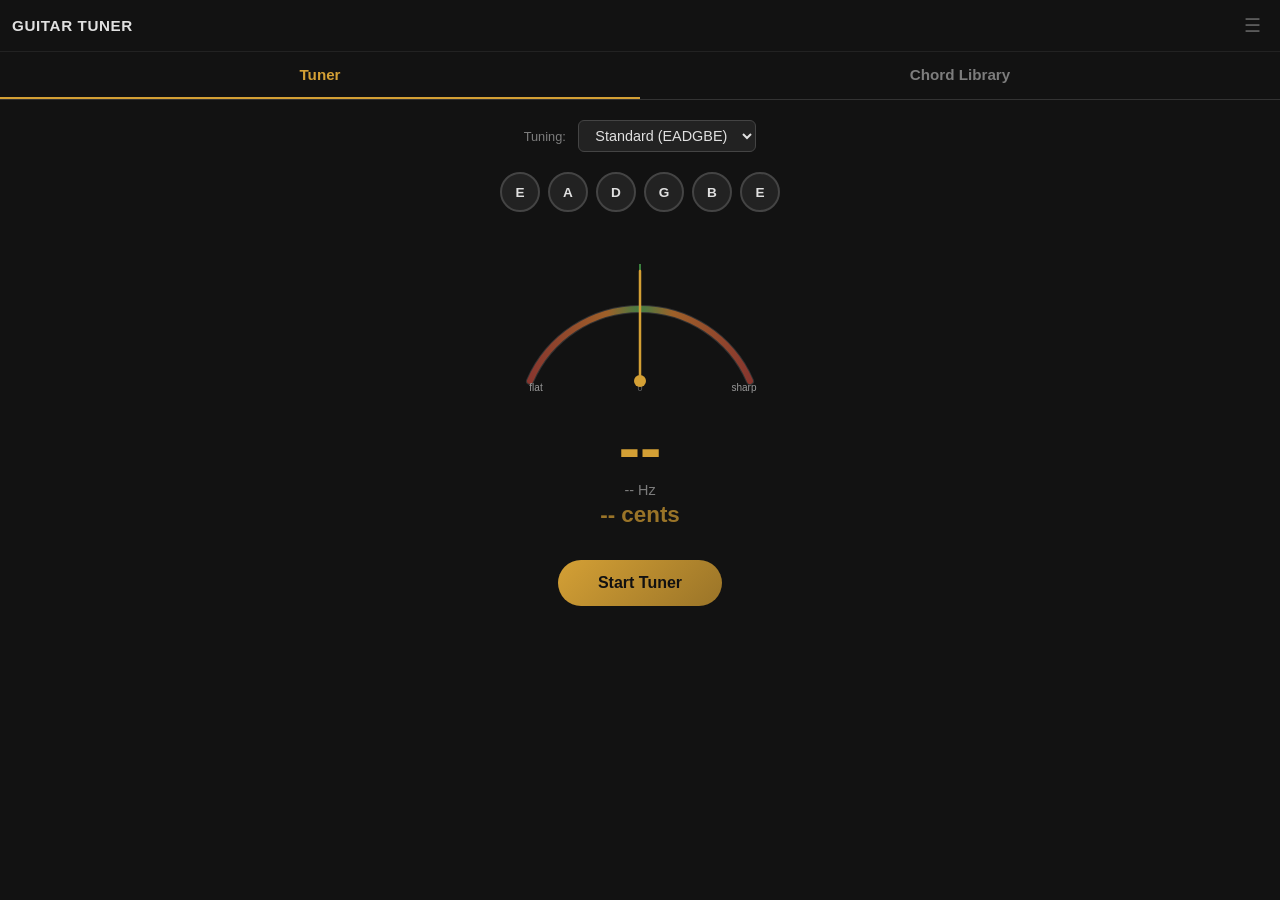
<file: apps/tuner/index.html>
<!DOCTYPE html>
<html lang="en">
<head>
<meta charset="UTF-8">
<meta name="viewport" content="width=device-width, initial-scale=1.0, user-scalable=no">
<title>Guitar Tuner + Chord Library</title>
<link rel="icon" href="data:image/svg+xml,<svg xmlns='http://www.w3.org/2000/svg' viewBox='0 0 100 100'><text y='.9em' font-size='90'>🎸</text></svg>">
<link rel="stylesheet" href="../shared/menu.css">
<style>
*, *::before, *::after { box-sizing: border-box; margin: 0; padding: 0; }

:root {
  --bg: #121212;
  --bg2: #1a1a1a;
  --bg3: #222;
  --amber: #d4a035;
  --amber-dim: #9a7428;
  --amber-glow: #e8b84a;
  --green: #4caf50;
  --green-glow: #66ff6a;
  --text: #e0e0e0;
  --text-dim: rgba(255,255,255,0.45);
  --radius: 10px;
}

body {
  font-family: -apple-system, BlinkMacSystemFont, 'Segoe UI', Roboto, sans-serif;
  background: var(--bg);
  color: var(--text);
  min-height: 100dvh;
  overflow-x: hidden;
  padding-bottom: 3.5rem;
}

/* --- Tabs --- */
.tabs {
  display: flex;
  position: sticky;
  top: 0;
  z-index: 20;
  background: var(--bg);
  border-bottom: 1px solid #333;
}
.tabs button {
  flex: 1;
  padding: 14px 0;
  background: none;
  border: none;
  color: var(--text-dim);
  font-size: 0.95rem;
  font-weight: 600;
  cursor: pointer;
  border-bottom: 2px solid transparent;
  transition: all 0.2s;
}
.tabs button.active {
  color: var(--amber);
  border-bottom-color: var(--amber);
}

.panel { display: none; padding: 20px 16px; }
.panel.active { display: block; }

/* --- Tuner --- */
.tuner-section { text-align: center; }

.tuning-select-wrap {
  margin-bottom: 20px;
}
.tuning-select-wrap label {
  font-size: 0.8rem;
  color: var(--text-dim);
  margin-right: 8px;
}
.tuning-select-wrap select {
  background: var(--bg3);
  color: var(--text);
  border: 1px solid #444;
  border-radius: 6px;
  padding: 6px 12px;
  font-size: 0.9rem;
  cursor: pointer;
}

.string-indicators {
  display: flex;
  justify-content: center;
  gap: 8px;
  margin-bottom: 24px;
}
.string-ind {
  width: 40px;
  height: 40px;
  border-radius: 50%;
  display: flex;
  align-items: center;
  justify-content: center;
  font-size: 0.85rem;
  font-weight: 700;
  background: var(--bg3);
  border: 2px solid #444;
  transition: all 0.3s;
}
.string-ind.active {
  border-color: var(--amber);
  color: var(--amber);
  box-shadow: 0 0 10px rgba(212,160,53,0.3);
}
.string-ind.in-tune {
  border-color: var(--green);
  color: var(--green);
  box-shadow: 0 0 14px rgba(76,175,80,0.5);
}

/* Gauge */
.gauge-wrap {
  position: relative;
  width: 280px;
  height: 160px;
  margin: 0 auto 20px;
}
.gauge-bg {
  width: 280px;
  height: 160px;
}

.note-display {
  margin-bottom: 8px;
}
.note-name {
  font-size: 4rem;
  font-weight: 800;
  color: var(--amber);
  line-height: 1;
  transition: color 0.3s;
}
.note-name.in-tune { color: var(--green-glow); text-shadow: 0 0 20px rgba(76,175,80,0.6); }
.note-freq {
  font-size: 0.9rem;
  color: var(--text-dim);
  margin-top: 2px;
}
.note-cents {
  font-size: 1.4rem;
  font-weight: 600;
  margin-top: 4px;
  color: var(--amber-dim);
  transition: color 0.3s;
}
.note-cents.in-tune { color: var(--green); }

.start-btn {
  margin-top: 24px;
  padding: 14px 40px;
  font-size: 1rem;
  font-weight: 600;
  border: none;
  border-radius: 50px;
  background: linear-gradient(135deg, var(--amber), var(--amber-dim));
  color: #111;
  cursor: pointer;
  transition: transform 0.15s, box-shadow 0.2s;
}
.start-btn:active { transform: scale(0.96); }
.start-btn.listening {
  background: linear-gradient(135deg, #c0392b, #922);
}

/* --- Chord Library --- */
.chord-section {}
.chord-root-row {
  display: flex;
  flex-wrap: wrap;
  gap: 6px;
  justify-content: center;
  margin-bottom: 16px;
}
.root-btn {
  padding: 8px 12px;
  border-radius: 6px;
  border: 1px solid #444;
  background: var(--bg3);
  color: var(--text-dim);
  font-size: 0.85rem;
  font-weight: 600;
  cursor: pointer;
  transition: all 0.2s;
}
.root-btn.active {
  background: var(--amber);
  color: #111;
  border-color: var(--amber);
}

.chord-type-row {
  display: flex;
  gap: 6px;
  justify-content: center;
  margin-bottom: 20px;
}
.type-btn {
  padding: 6px 16px;
  border-radius: 20px;
  border: 1px solid #444;
  background: var(--bg3);
  color: var(--text-dim);
  font-size: 0.8rem;
  font-weight: 600;
  cursor: pointer;
  transition: all 0.2s;
}
.type-btn.active {
  background: var(--amber-dim);
  color: #fff;
  border-color: var(--amber);
}

.chord-grid {
  display: grid;
  grid-template-columns: repeat(auto-fill, minmax(100px, 1fr));
  gap: 10px;
  margin-bottom: 20px;
}
.chord-card {
  background: var(--bg3);
  border: 1px solid #333;
  border-radius: var(--radius);
  padding: 12px 8px;
  text-align: center;
  cursor: pointer;
  transition: all 0.2s;
}
.chord-card:hover, .chord-card.active {
  border-color: var(--amber);
  box-shadow: 0 0 12px rgba(212,160,53,0.15);
}
.chord-card .chord-label {
  font-size: 1rem;
  font-weight: 700;
  color: var(--amber);
}

/* Chord detail */
.chord-detail {
  background: var(--bg2);
  border: 1px solid #333;
  border-radius: var(--radius);
  padding: 20px;
  text-align: center;
  margin-bottom: 20px;
}
.chord-detail h2 {
  font-size: 1.5rem;
  color: var(--amber);
  margin-bottom: 16px;
}
.chord-detail .play-chord-btn {
  margin-top: 16px;
  padding: 10px 30px;
  border: 1px solid var(--amber);
  background: transparent;
  color: var(--amber);
  border-radius: 50px;
  font-size: 0.9rem;
  font-weight: 600;
  cursor: pointer;
  transition: all 0.2s;
}
.chord-detail .play-chord-btn:hover {
  background: var(--amber);
  color: #111;
}

/* Fretboard diagram */
.fretboard-svg {
  display: block;
  margin: 0 auto;
}

</style>
</head>
<body>

<div class="app-header">
  <h1>Guitar Tuner</h1>
</div>

<div class="tabs">
  <button class="active" data-tab="tuner">Tuner</button>
  <button data-tab="chords">Chord Library</button>
</div>

<div id="tuner-panel" class="panel active">
  <div class="tuner-section">
    <div class="tuning-select-wrap">
      <label for="tuningSelect">Tuning:</label>
      <select id="tuningSelect"></select>
    </div>
    <div class="string-indicators" id="stringIndicators"></div>

    <div class="gauge-wrap">
      <svg class="gauge-bg" viewBox="0 0 280 160" id="gaugeSvg">
        <defs>
          <linearGradient id="gaugeGrad" x1="0" y1="0" x2="1" y2="0">
            <stop offset="0%" stop-color="#c0392b"/>
            <stop offset="35%" stop-color="#e67e22"/>
            <stop offset="50%" stop-color="#4caf50"/>
            <stop offset="65%" stop-color="#e67e22"/>
            <stop offset="100%" stop-color="#c0392b"/>
          </linearGradient>
        </defs>
        <!-- Arc background -->
        <path d="M30,145 A120,120 0 0,1 250,145" fill="none" stroke="#333" stroke-width="8" stroke-linecap="round"/>
        <!-- Colored arc -->
        <path d="M30,145 A120,120 0 0,1 250,145" fill="none" stroke="url(#gaugeGrad)" stroke-width="6" stroke-linecap="round" opacity="0.6"/>
        <!-- Center tick marks -->
        <line x1="140" y1="28" x2="140" y2="40" stroke="#4caf50" stroke-width="2" opacity="0.7"/>
        <!-- flat/sharp labels -->
        <text x="36" y="155" fill="#999" font-size="10" text-anchor="middle">flat</text>
        <text x="244" y="155" fill="#999" font-size="10" text-anchor="middle">sharp</text>
        <text x="140" y="155" fill="#666" font-size="9" text-anchor="middle">0</text>
        <!-- Needle -->
        <line id="needle" x1="140" y1="145" x2="140" y2="35" stroke="var(--amber)" stroke-width="2.5" stroke-linecap="round" transform="rotate(0,140,145)"/>
        <circle cx="140" cy="145" r="6" fill="var(--amber)"/>
      </svg>
    </div>

    <div class="note-display">
      <div class="note-name" id="noteName">--</div>
      <div class="note-freq" id="noteFreq">-- Hz</div>
      <div class="note-cents" id="noteCents">-- cents</div>
    </div>

    <button class="start-btn" id="startBtn">Start Tuner</button>
  </div>
</div>

<div id="chords-panel" class="panel">
  <div class="chord-section">
    <div class="chord-root-row" id="rootRow"></div>
    <div class="chord-type-row" id="typeRow"></div>
    <div class="chord-grid" id="chordGrid"></div>
    <div class="chord-detail" id="chordDetail" style="display:none;">
      <h2 id="chordTitle"></h2>
      <div id="fretboardWrap"></div>
      <button class="play-chord-btn" id="playChordBtn">Strum Chord</button>
    </div>
  </div>
</div>
<script>
// ======================== TABS ========================
document.querySelectorAll('.tabs button').forEach(btn => {
  btn.addEventListener('click', () => {
    document.querySelectorAll('.tabs button').forEach(b => b.classList.remove('active'));
    document.querySelectorAll('.panel').forEach(p => p.classList.remove('active'));
    btn.classList.add('active');
    document.getElementById(btn.dataset.tab + '-panel').classList.add('active');
  });
});

// ======================== TUNING DATA ========================
const TUNINGS = {
  'Standard (EADGBE)':  ['E2','A2','D3','G3','B3','E4'],
  'Drop D':             ['D2','A2','D3','G3','B3','E4'],
  'Open G':             ['D2','G2','D3','G3','B3','D4'],
  'Open D':             ['D2','A2','D3','F#3','A3','D4'],
  'DADGAD':             ['D2','A2','D3','G3','A3','D4']
};

const NOTE_NAMES = ['C','C#','D','D#','E','F','F#','G','G#','A','A#','B'];

function noteToFreq(note) {
  const match = note.match(/^([A-G]#?)(\d)$/);
  if (!match) return 0;
  const idx = NOTE_NAMES.indexOf(match[1]);
  const oct = parseInt(match[2]);
  const midi = (oct + 1) * 12 + idx;
  return 440 * Math.pow(2, (midi - 69) / 12);
}

function freqToNote(freq) {
  const midi = 69 + 12 * Math.log2(freq / 440);
  const rounded = Math.round(midi);
  const cents = Math.round((midi - rounded) * 100);
  const name = NOTE_NAMES[(rounded % 12 + 12) % 12];
  const octave = Math.floor(rounded / 12) - 1;
  return { name, octave, cents, midi: rounded, fullName: name + octave };
}

// Populate tuning selector
const tuningSelect = document.getElementById('tuningSelect');
Object.keys(TUNINGS).forEach(t => {
  const o = document.createElement('option');
  o.value = t; o.textContent = t;
  tuningSelect.appendChild(o);
});

const stringInds = document.getElementById('stringIndicators');
function renderStringIndicators() {
  const strings = TUNINGS[tuningSelect.value];
  stringInds.innerHTML = '';
  strings.forEach(s => {
    const d = document.createElement('div');
    d.className = 'string-ind';
    d.textContent = s.replace(/\d/, '');
    d.dataset.note = s;
    stringInds.appendChild(d);
  });
}
tuningSelect.addEventListener('change', renderStringIndicators);
renderStringIndicators();

// ======================== TUNER ENGINE ========================
let audioCtx, analyser, micStream, rafId;
let isListening = false;
const startBtn = document.getElementById('startBtn');
const needle = document.getElementById('needle');
const noteNameEl = document.getElementById('noteName');
const noteFreqEl = document.getElementById('noteFreq');
const noteCentsEl = document.getElementById('noteCents');

startBtn.addEventListener('click', async () => {
  if (isListening) {
    stopListening();
    return;
  }
  try {
    audioCtx = new (window.AudioContext || window.webkitAudioContext)();
    micStream = await navigator.mediaDevices.getUserMedia({ audio: true });
    const source = audioCtx.createMediaStreamSource(micStream);
    analyser = audioCtx.createAnalyser();
    analyser.fftSize = 4096;
    source.connect(analyser);
    isListening = true;
    startBtn.textContent = 'Stop';
    startBtn.classList.add('listening');
    detectPitch();
  } catch (e) {
    alert('Microphone access is required for the tuner.');
  }
});

function stopListening() {
  isListening = false;
  if (rafId) cancelAnimationFrame(rafId);
  if (micStream) micStream.getTracks().forEach(t => t.stop());
  if (audioCtx) audioCtx.close();
  startBtn.textContent = 'Start Tuner';
  startBtn.classList.remove('listening');
  noteNameEl.textContent = '--';
  noteNameEl.classList.remove('in-tune');
  noteFreqEl.textContent = '-- Hz';
  noteCentsEl.textContent = '-- cents';
  noteCentsEl.classList.remove('in-tune');
  needle.setAttribute('transform', 'rotate(0,140,145)');
  document.querySelectorAll('.string-ind').forEach(s => {
    s.classList.remove('active', 'in-tune');
  });
}

function autoCorrelate(buf, sampleRate) {
  let size = buf.length;
  let rms = 0;
  for (let i = 0; i < size; i++) rms += buf[i] * buf[i];
  rms = Math.sqrt(rms / size);
  if (rms < 0.01) return -1;

  // Trim silence from edges
  let r1 = 0, r2 = size - 1;
  const threshold = 0.2;
  for (let i = 0; i < size / 2; i++) { if (Math.abs(buf[i]) < threshold) r1 = i; else break; }
  for (let i = 1; i < size / 2; i++) { if (Math.abs(buf[size - i]) < threshold) r2 = size - i; else break; }
  buf = buf.slice(r1, r2);
  size = buf.length;

  const c = new Float32Array(size);
  for (let i = 0; i < size; i++) {
    for (let j = 0; j < size - i; j++) {
      c[i] += buf[j] * buf[j + i];
    }
  }

  let d = 0;
  while (c[d] > c[d + 1]) d++;

  let maxVal = -1, maxPos = -1;
  for (let i = d; i < size; i++) {
    if (c[i] > maxVal) { maxVal = c[i]; maxPos = i; }
  }

  let t0 = maxPos;
  // Parabolic interpolation
  if (t0 > 0 && t0 < size - 1) {
    const x1 = c[t0 - 1], x2 = c[t0], x3 = c[t0 + 1];
    const a = (x1 + x3 - 2 * x2) / 2;
    if (a !== 0) {
      const shift = (x1 - x3) / (4 * a); // simplified
      t0 = t0 + shift;
    }
  }

  return sampleRate / t0;
}

function detectPitch() {
  if (!isListening) return;
  const buf = new Float32Array(analyser.fftSize);
  analyser.getFloatTimeDomainData(buf);
  const freq = autoCorrelate(buf, audioCtx.sampleRate);

  if (freq > 50 && freq < 1200) {
    const info = freqToNote(freq);
    noteNameEl.textContent = info.name + info.octave;
    noteFreqEl.textContent = freq.toFixed(1) + ' Hz';

    const centsAbs = Math.abs(info.cents);
    const sign = info.cents > 0 ? '+' : info.cents < 0 ? '' : '';
    noteCentsEl.textContent = sign + info.cents + ' cents';

    const inTune = centsAbs <= 5;
    noteNameEl.classList.toggle('in-tune', inTune);
    noteCentsEl.classList.toggle('in-tune', inTune);

    // Needle rotation: -50 to +50 cents maps to -80 to +80 degrees
    const clamped = Math.max(-50, Math.min(50, info.cents));
    const angle = (clamped / 50) * 80;
    needle.setAttribute('transform', `rotate(${angle},140,145)`);
    needle.style.stroke = inTune ? 'var(--green-glow)' : 'var(--amber)';

    // Highlight matching string
    const strings = TUNINGS[tuningSelect.value];
    document.querySelectorAll('.string-ind').forEach((s, i) => {
      const sNote = strings[i].replace(/\d/, '');
      const match = sNote === info.name;
      s.classList.toggle('active', match && !inTune);
      s.classList.toggle('in-tune', match && inTune);
    });
  }

  rafId = requestAnimationFrame(detectPitch);
}

// ======================== CHORD LIBRARY ========================
const ROOTS = ['C','C#','D','D#','E','F','F#','G','G#','A','A#','B'];
const TYPES = ['Major','Minor','7th'];

// Chord voicings: [lowE, A, D, G, B, highE] (-1 = muted, 0 = open)
const CHORD_DB = {
  'C_Major':  [[-1,3,2,0,1,0], 0],
  'C_Minor':  [[-1,3,1,0,1,-1], 0],
  'C_7th':    [[-1,3,2,3,1,0], 0],
  'C#_Major': [[-1,4,3,1,2,1], 1],
  'C#_Minor': [[-1,4,2,1,2,-1], 1],
  'C#_7th':   [[-1,4,3,4,2,1], 1],
  'D_Major':  [[-1,-1,0,2,3,2], 0],
  'D_Minor':  [[-1,-1,0,2,3,1], 0],
  'D_7th':    [[-1,-1,0,2,1,2], 0],
  'D#_Major': [[-1,-1,1,3,4,3], 1],
  'D#_Minor': [[-1,-1,1,3,4,2], 1],
  'D#_7th':   [[-1,-1,1,3,2,3], 1],
  'E_Major':  [[0,2,2,1,0,0], 0],
  'E_Minor':  [[0,2,2,0,0,0], 0],
  'E_7th':    [[0,2,0,1,0,0], 0],
  'F_Major':  [[1,3,3,2,1,1], 1],
  'F_Minor':  [[1,3,3,1,1,1], 1],
  'F_7th':    [[1,3,1,2,1,1], 1],
  'F#_Major': [[2,4,4,3,2,2], 2],
  'F#_Minor': [[2,4,4,2,2,2], 2],
  'F#_7th':   [[2,4,2,3,2,2], 2],
  'G_Major':  [[3,2,0,0,0,3], 0],
  'G_Minor':  [[3,1,0,0,3,3], 0],
  'G_7th':    [[3,2,0,0,0,1], 0],
  'G#_Major': [[4,3,1,1,1,4], 1],
  'G#_Minor': [[4,2,1,1,4,4], 1],
  'G#_7th':   [[4,3,1,1,1,2], 1],
  'A_Major':  [[-1,0,2,2,2,0], 0],
  'A_Minor':  [[-1,0,2,2,1,0], 0],
  'A_7th':    [[-1,0,2,0,2,0], 0],
  'A#_Major': [[-1,1,3,3,3,1], 1],
  'A#_Minor': [[-1,1,3,3,2,1], 1],
  'A#_7th':   [[-1,1,3,1,3,1], 1],
  'B_Major':  [[-1,2,4,4,4,2], 2],
  'B_Minor':  [[-1,2,4,4,3,2], 2],
  'B_7th':    [[-1,2,1,2,0,2], 0]
};

// Chord note frequencies for strumming
const CHORD_FREQS = {};
const STRING_OPEN = ['E2','A2','D3','G3','B3','E4'];
function buildChordFreqs() {
  for (const key in CHORD_DB) {
    const [frets] = CHORD_DB[key];
    const freqs = [];
    frets.forEach((f, i) => {
      if (f < 0) return;
      const openFreq = noteToFreq(STRING_OPEN[i]);
      freqs.push(openFreq * Math.pow(2, f / 12));
    });
    CHORD_FREQS[key] = freqs;
  }
}
buildChordFreqs();

// Render roots
const rootRow = document.getElementById('rootRow');
const typeRow = document.getElementById('typeRow');
const chordGrid = document.getElementById('chordGrid');
let selectedRoot = 'C';
let selectedType = 'Major';

ROOTS.forEach(r => {
  const b = document.createElement('button');
  b.className = 'root-btn' + (r === selectedRoot ? ' active' : '');
  b.textContent = r;
  b.addEventListener('click', () => {
    selectedRoot = r;
    rootRow.querySelectorAll('.root-btn').forEach(x => x.classList.remove('active'));
    b.classList.add('active');
    renderChordGrid();
  });
  rootRow.appendChild(b);
});

TYPES.forEach(t => {
  const b = document.createElement('button');
  b.className = 'type-btn' + (t === selectedType ? ' active' : '');
  b.textContent = t;
  b.addEventListener('click', () => {
    selectedType = t;
    typeRow.querySelectorAll('.type-btn').forEach(x => x.classList.remove('active'));
    b.classList.add('active');
    renderChordGrid();
  });
  typeRow.appendChild(b);
});

function renderChordGrid() {
  chordGrid.innerHTML = '';
  document.getElementById('chordDetail').style.display = 'none';

  // Show all chords for the selected root, or all for the selected type
  // We'll show: selected root with all types, then all roots with selected type
  // Actually simpler: show the matching chord + neighbors
  // Let's show all roots for the selected type as a grid
  ROOTS.forEach(root => {
    const key = root + '_' + selectedType;
    if (!CHORD_DB[key]) return;
    const card = document.createElement('div');
    card.className = 'chord-card';
    const suffix = selectedType === 'Major' ? '' : selectedType === 'Minor' ? 'm' : '7';
    card.innerHTML = `<div class="chord-label">${root}${suffix}</div>`;
    card.addEventListener('click', () => {
      document.querySelectorAll('.chord-card').forEach(c => c.classList.remove('active'));
      card.classList.add('active');
      showChordDetail(root, selectedType);
    });
    chordGrid.appendChild(card);
  });
}
renderChordGrid();

function showChordDetail(root, type) {
  const key = root + '_' + type;
  const [frets, barFret] = CHORD_DB[key];
  const suffix = type === 'Major' ? '' : type === 'Minor' ? 'm' : '7';
  const detail = document.getElementById('chordDetail');
  detail.style.display = 'block';
  document.getElementById('chordTitle').textContent = root + suffix;

  // Draw fretboard SVG
  const wrap = document.getElementById('fretboardWrap');
  wrap.innerHTML = '';

  const svgW = 180, svgH = 220;
  const padL = 30, padR = 20, padTop = 30, padBot = 20;
  const strSpacing = (svgW - padL - padR) / 5;
  const fretSpacing = (svgH - padTop - padBot) / 5;

  // Determine fret range to display
  const playedFrets = frets.filter(f => f > 0);
  let minFret = playedFrets.length ? Math.min(...playedFrets) : 0;
  let maxFret = playedFrets.length ? Math.max(...playedFrets) : 3;
  let startFret = 0;
  if (maxFret > 4) {
    startFret = minFret - 1;
    if (startFret < 1) startFret = 1;
  }

  let svg = `<svg class="fretboard-svg" width="${svgW}" height="${svgH}" viewBox="0 0 ${svgW} ${svgH}">`;

  // Nut or fret number
  if (startFret === 0) {
    svg += `<rect x="${padL - 2}" y="${padTop - 2}" width="${strSpacing * 5 + 4}" height="4" rx="1" fill="#ddd"/>`;
  } else {
    svg += `<text x="${padL - 16}" y="${padTop + fretSpacing / 2 + 5}" fill="#999" font-size="12" text-anchor="middle">${startFret + 1}</text>`;
  }

  // Fret lines
  for (let f = 0; f <= 5; f++) {
    const y = padTop + f * fretSpacing;
    svg += `<line x1="${padL}" y1="${y}" x2="${padL + strSpacing * 5}" y2="${y}" stroke="#555" stroke-width="${f === 0 ? 2 : 1}"/>`;
  }

  // String lines
  for (let s = 0; s < 6; s++) {
    const x = padL + s * strSpacing;
    svg += `<line x1="${x}" y1="${padTop}" x2="${x}" y2="${padTop + fretSpacing * 5}" stroke="#888" stroke-width="${1 + (5 - s) * 0.3}"/>`;
  }

  // Barre indication
  if (barFret > 0) {
    const barY = padTop + (barFret - startFret - 0.5) * fretSpacing;
    if (barY > padTop && barY < padTop + fretSpacing * 5) {
      const first = frets.indexOf(barFret);
      const last = frets.lastIndexOf(barFret);
      if (last > first) {
        svg += `<rect x="${padL + first * strSpacing - 6}" y="${barY - 7}" width="${(last - first) * strSpacing + 12}" height="14" rx="7" fill="var(--amber)" opacity="0.3"/>`;
      }
    }
  }

  // Dots & open/muted markers
  frets.forEach((f, i) => {
    const x = padL + i * strSpacing;
    if (f < 0) {
      svg += `<text x="${x}" y="${padTop - 10}" fill="#c0392b" font-size="14" text-anchor="middle" font-weight="700">x</text>`;
    } else if (f === 0) {
      svg += `<circle cx="${x}" cy="${padTop - 10}" r="5" fill="none" stroke="#aaa" stroke-width="1.5"/>`;
    } else {
      const dotY = padTop + (f - startFret - 0.5) * fretSpacing;
      svg += `<circle cx="${x}" cy="${dotY}" r="8" fill="var(--amber)"/>`;
      svg += `<text x="${x}" y="${dotY + 4}" fill="#111" font-size="10" text-anchor="middle" font-weight="700">${f}</text>`;
    }
  });

  svg += '</svg>';
  wrap.innerHTML = svg;

  // Wire up play button
  document.getElementById('playChordBtn').onclick = () => strumChord(key);
}

// ======================== CHORD PLAYBACK ========================
let playCtx;
function strumChord(key) {
  const freqs = CHORD_FREQS[key];
  if (!freqs || !freqs.length) return;
  if (!playCtx) playCtx = new (window.AudioContext || window.webkitAudioContext)();
  const now = playCtx.currentTime;

  freqs.forEach((freq, i) => {
    const delay = i * 0.05; // strum delay
    const osc = playCtx.createOscillator();
    const gain = playCtx.createGain();
    const filter = playCtx.createBiquadFilter();

    // Use a mix of harmonics for guitar-like sound
    osc.type = 'triangle';
    osc.frequency.setValueAtTime(freq, now + delay);

    filter.type = 'lowpass';
    filter.frequency.setValueAtTime(2000, now + delay);
    filter.Q.setValueAtTime(1, now + delay);

    gain.gain.setValueAtTime(0, now + delay);
    gain.gain.linearRampToValueAtTime(0.15, now + delay + 0.01);
    gain.gain.exponentialRampToValueAtTime(0.001, now + delay + 1.8);

    osc.connect(filter);
    filter.connect(gain);
    gain.connect(playCtx.destination);

    osc.start(now + delay);
    osc.stop(now + delay + 2);

    // Add a second harmonic for richness
    const osc2 = playCtx.createOscillator();
    const gain2 = playCtx.createGain();
    osc2.type = 'sawtooth';
    osc2.frequency.setValueAtTime(freq, now + delay);
    gain2.gain.setValueAtTime(0, now + delay);
    gain2.gain.linearRampToValueAtTime(0.03, now + delay + 0.01);
    gain2.gain.exponentialRampToValueAtTime(0.001, now + delay + 1.2);
    osc2.connect(filter);
    osc2.start(now + delay);
    osc2.stop(now + delay + 1.5);
  });
}
</script>
<script>
window.APP_CHANGELOG = `
<h4>Original Request</h4>
<p class="prompt">&ldquo;Give me some ideas of useful or fun apps for men, simple apps for now.&rdquo;</p>
<p>Among those 12, <strong>Guitar Tuner</strong> was specified with:</p>
<ul>
<li>Real-time pitch detection via Web Audio API</li>
<li>Chromatic, guitar, bass, ukulele tuning modes</li>
<li>Interactive chord library with fingering diagrams</li>
</ul>
<h4>Changes</h4>
<ul>
<li class="done" data-date="2026-02-14">Initial build &mdash; tuner + chord library</li>
</ul>
`;
</script>
<script src="../shared/menu.js"></script>
</body>
</html>
</file>
<file: apps/shared/menu.css>
/* Shared app menu — hamburger button, slide-out panel, changelog */

/* ---- Menu button (appended to header by menu.js) ---- */
.app-menu-btn {
  background: none; border: none; color: inherit; opacity: 0.35;
  font-size: 1.2rem; width: 2rem; height: 2rem; cursor: pointer;
  display: flex; align-items: center; justify-content: center;
  transition: opacity 0.15s; line-height: 1; flex-shrink: 0; padding: 0;
}
.app-menu-btn:hover { opacity: 0.7; }

/* ---- Default .app-header (used by most apps) ---- */
.app-header {
  display: flex; align-items: center; justify-content: space-between;
  padding: 0.6rem 0.75rem; border-bottom: 1px solid rgba(128,128,128,0.15);
}
.app-header h1 {
  font-size: 0.95rem; font-weight: 700; letter-spacing: 0.04em;
  text-transform: uppercase; margin: 0; padding: 0; text-align: left; border: none;
}

/* ---- Slide-out side menu ---- */
.app-side-menu {
  position: fixed; inset: 0; z-index: 2000; pointer-events: none;
  font-family: -apple-system, BlinkMacSystemFont, "Segoe UI", Roboto, sans-serif;
}
.app-side-menu.open { pointer-events: auto; }

.app-menu-overlay {
  position: absolute; inset: 0; background: rgba(0,0,0,0.45);
  opacity: 0; transition: opacity 0.25s;
}
.app-side-menu.open .app-menu-overlay { opacity: 1; }

.app-menu-panel {
  position: absolute; top: 0; right: 0; bottom: 0;
  width: 280px; max-width: 85vw; background: #1a1a1a; color: #ccc;
  transform: translateX(100%); transition: transform 0.25s ease;
  display: flex; flex-direction: column; overflow-y: auto;
}
.app-side-menu.open .app-menu-panel { transform: translateX(0); }

.app-menu-head {
  display: flex; justify-content: space-between; align-items: center;
  padding: 0.75rem 1rem; border-bottom: 1px solid #2a2a2a;
}
.app-menu-head h3 {
  margin: 0; font-size: 0.7rem; text-transform: uppercase;
  letter-spacing: 0.1em; color: #555;
}

.app-menu-x {
  background: none; border: none; color: #555; font-size: 1.1rem;
  cursor: pointer; padding: 0.2rem; line-height: 1;
}
.app-menu-x:hover { color: #fff; }

.app-menu-nav { display: flex; flex-direction: column; }
.app-menu-nav a,
.app-menu-nav button {
  display: block; width: 100%; padding: 0.65rem 1rem; color: #aaa;
  text-decoration: none; font-size: 0.85rem; border: none; background: none;
  cursor: pointer; text-align: left; font-family: inherit; transition: background 0.15s;
}
.app-menu-nav a:hover,
.app-menu-nav button:hover { background: #222; color: #eee; }

/* ---- Changelog section ---- */
.app-changelog {
  font-size: 0.75rem; color: #777; line-height: 1.5;
  max-height: 0; overflow: hidden;
  transition: max-height 0.35s ease, padding 0.35s ease;
  padding: 0 1rem; border-top: 1px solid #2a2a2a;
}
.app-changelog.show {
  max-height: 80vh; padding: 0.75rem 1rem; overflow-y: auto;
}
.app-changelog h4 {
  color: #999; font-size: 0.65rem; text-transform: uppercase;
  letter-spacing: 0.08em; margin: 0.6rem 0 0.15rem; font-weight: 600;
}
.app-changelog h4:first-child { margin-top: 0; }
.app-changelog .prompt {
  color: #666; border-left: 2px solid #333; padding-left: 0.5rem;
  margin: 0.2rem 0; font-style: italic; font-size: 0.72rem;
}
.app-changelog ul { list-style: none; padding: 0; margin: 0.15rem 0; }
.app-changelog li { padding: 0.1rem 0; }
.app-changelog li.done::before { content: "\2713  "; color: #4a4; font-weight: 700; }
</file>
